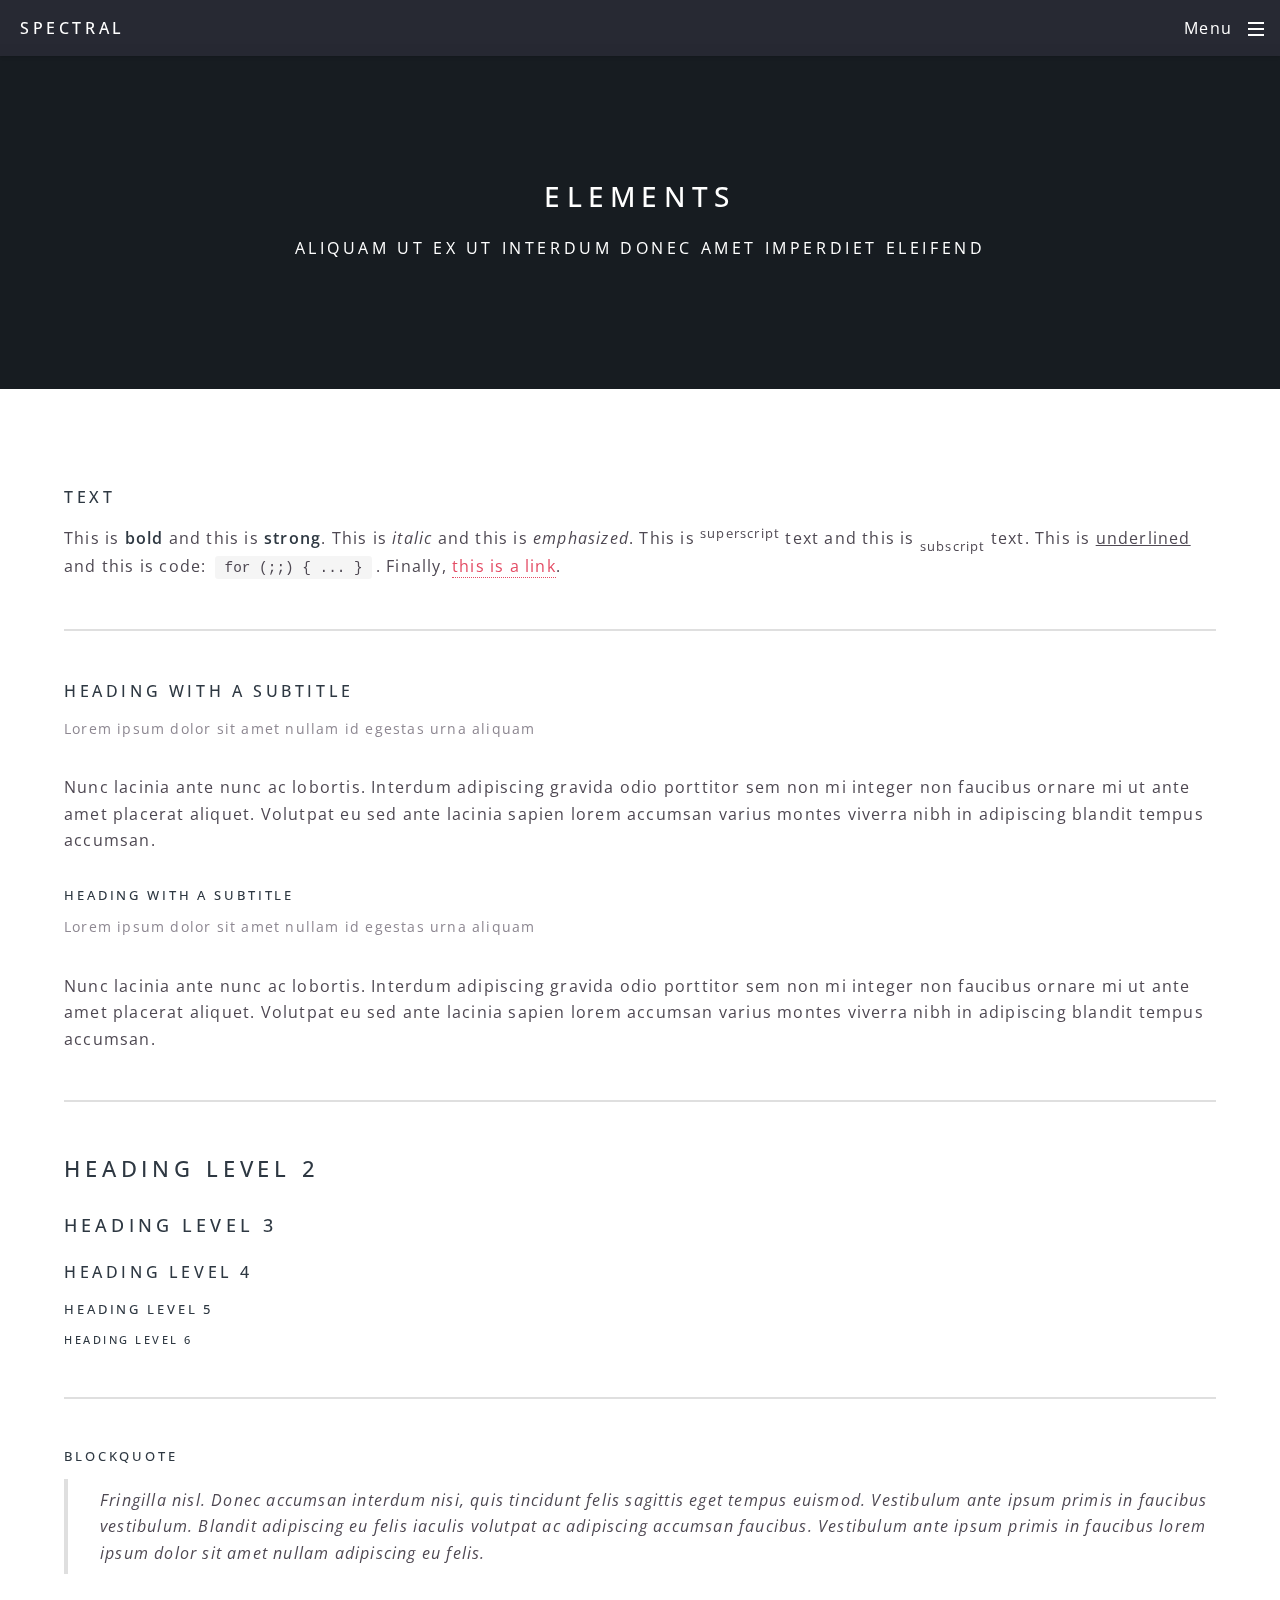
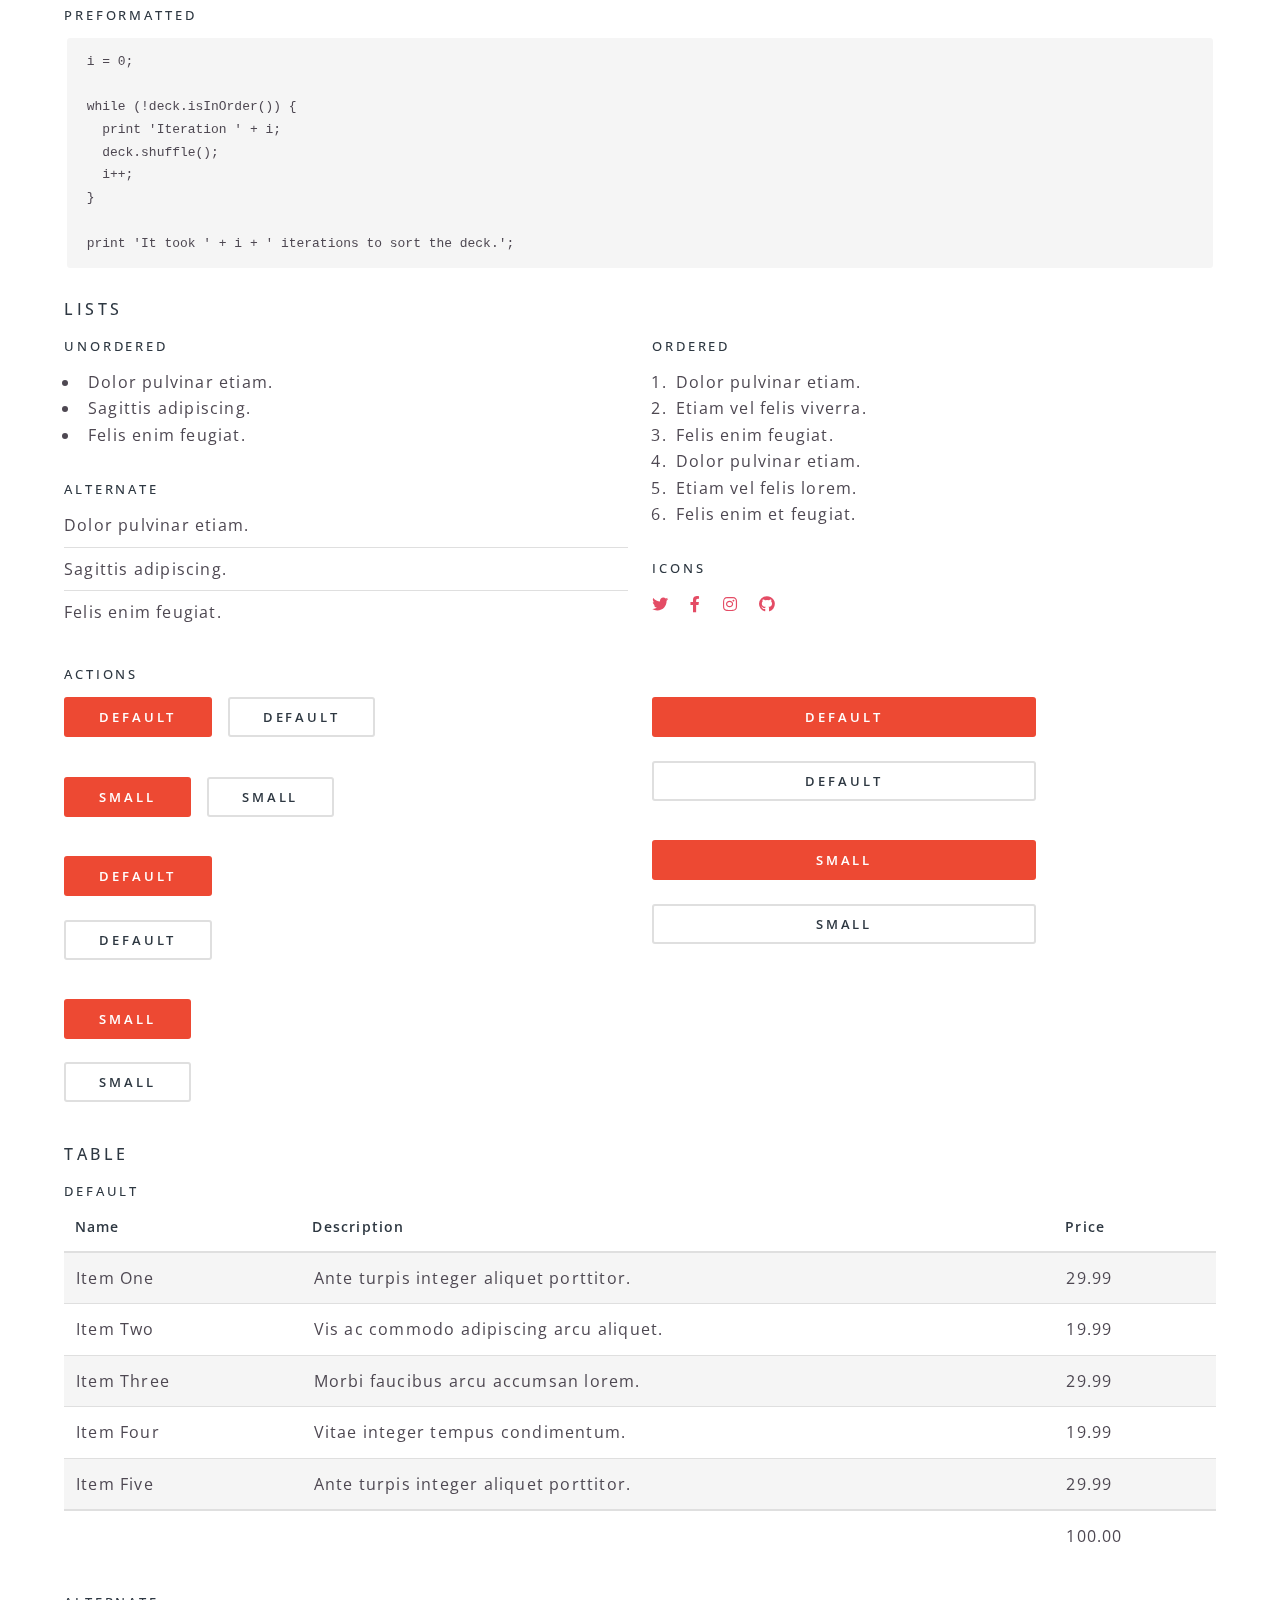
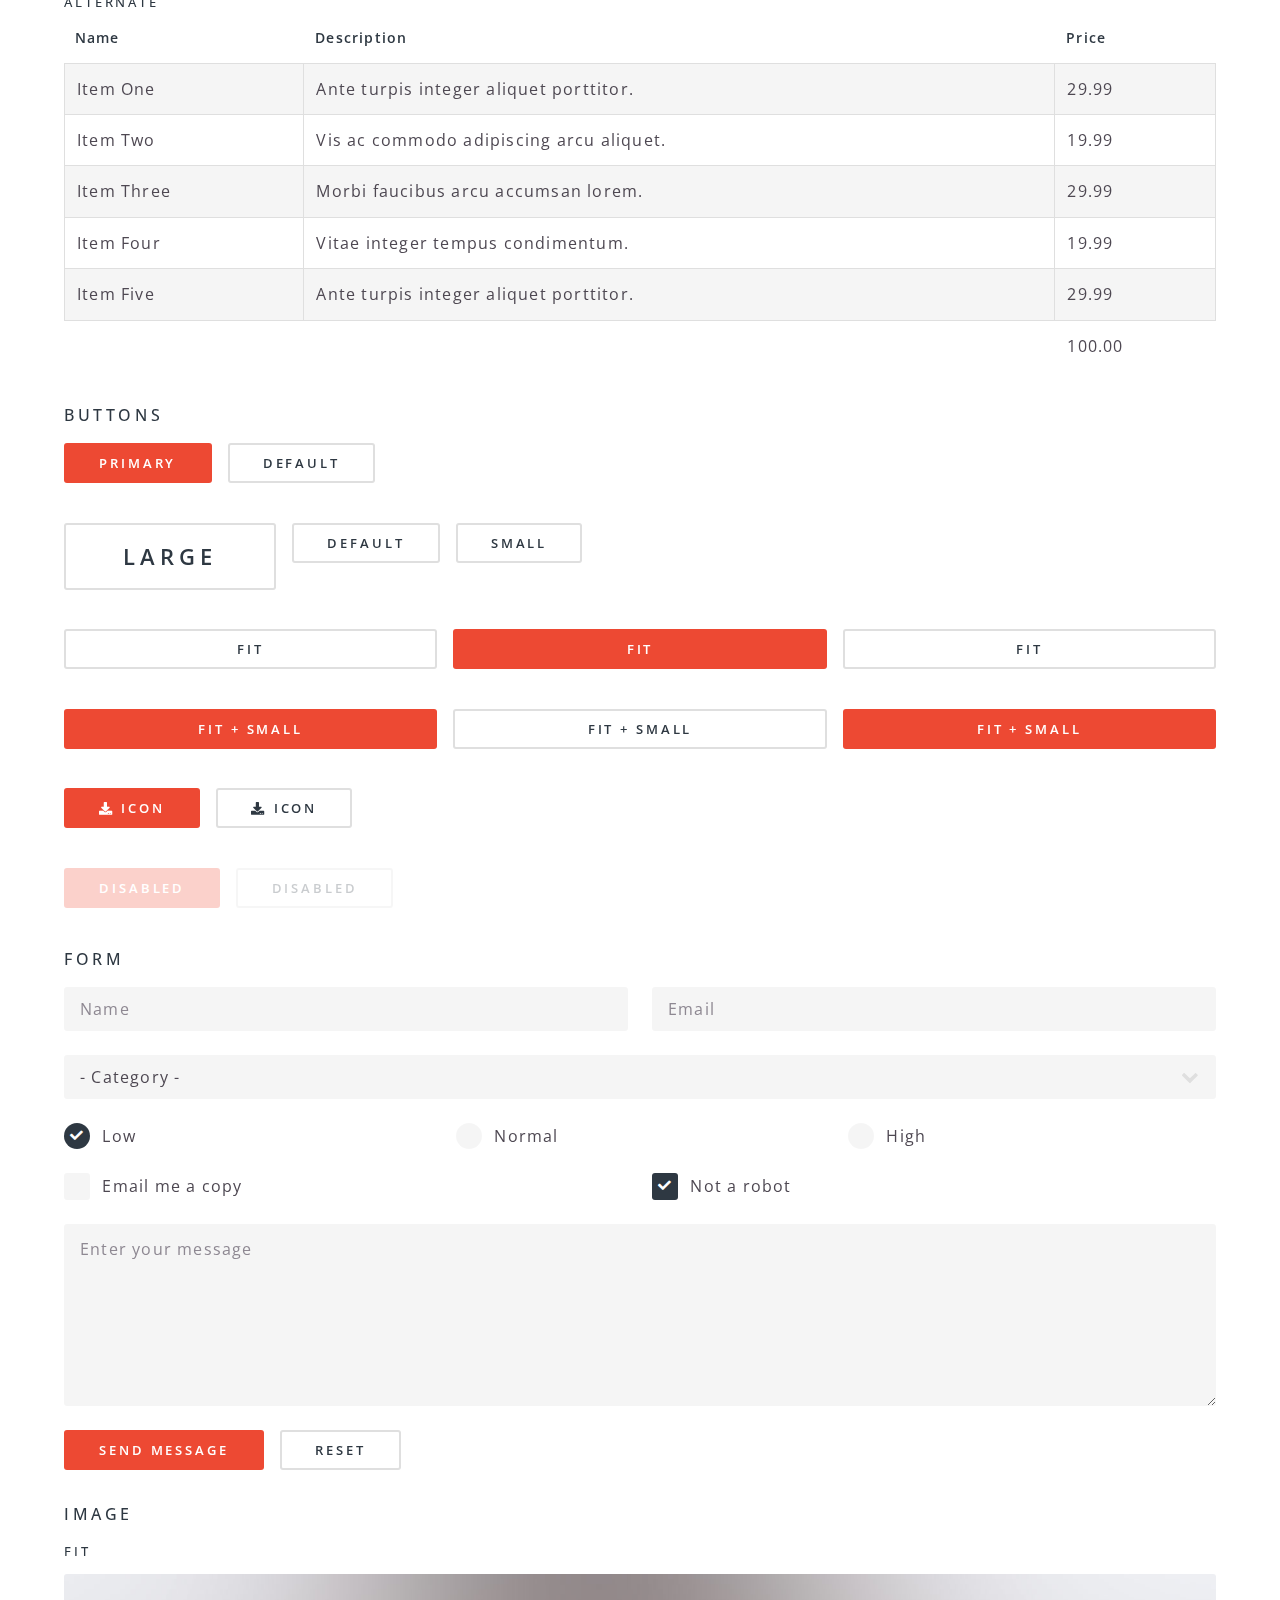
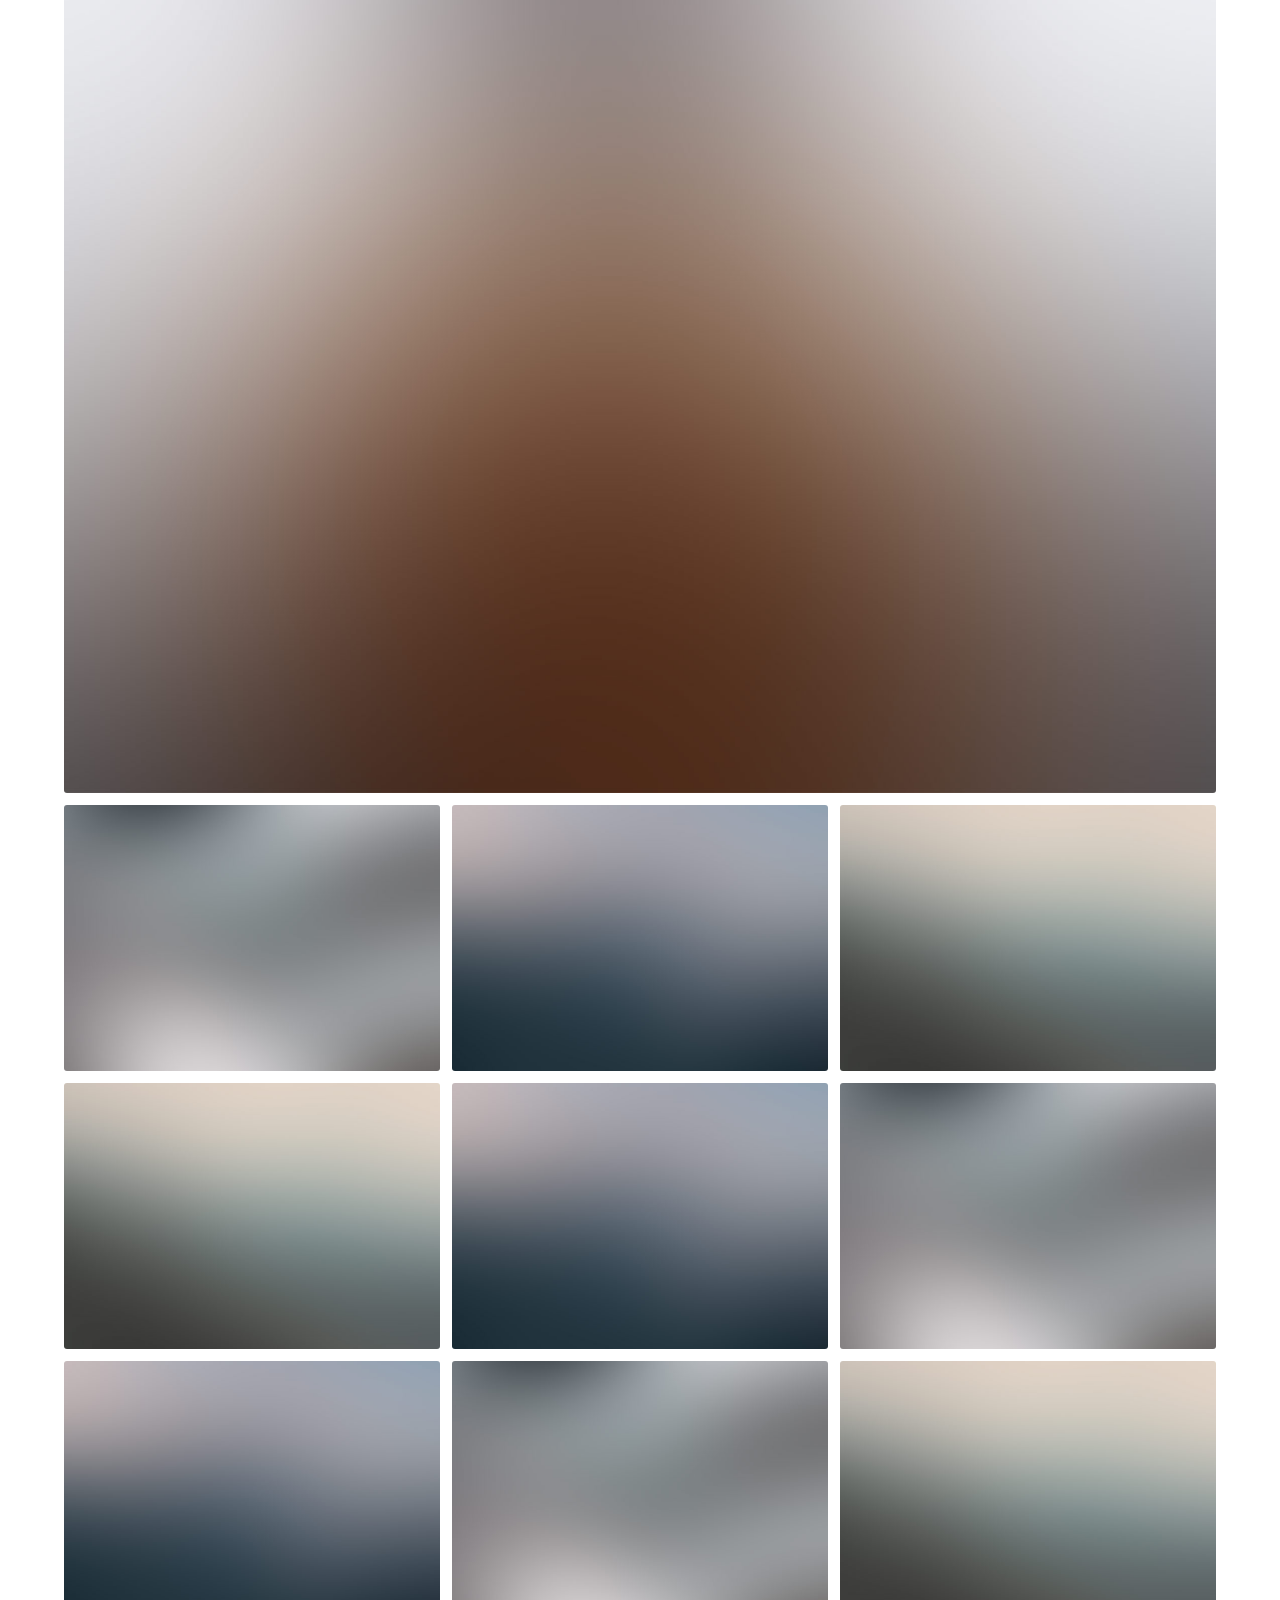
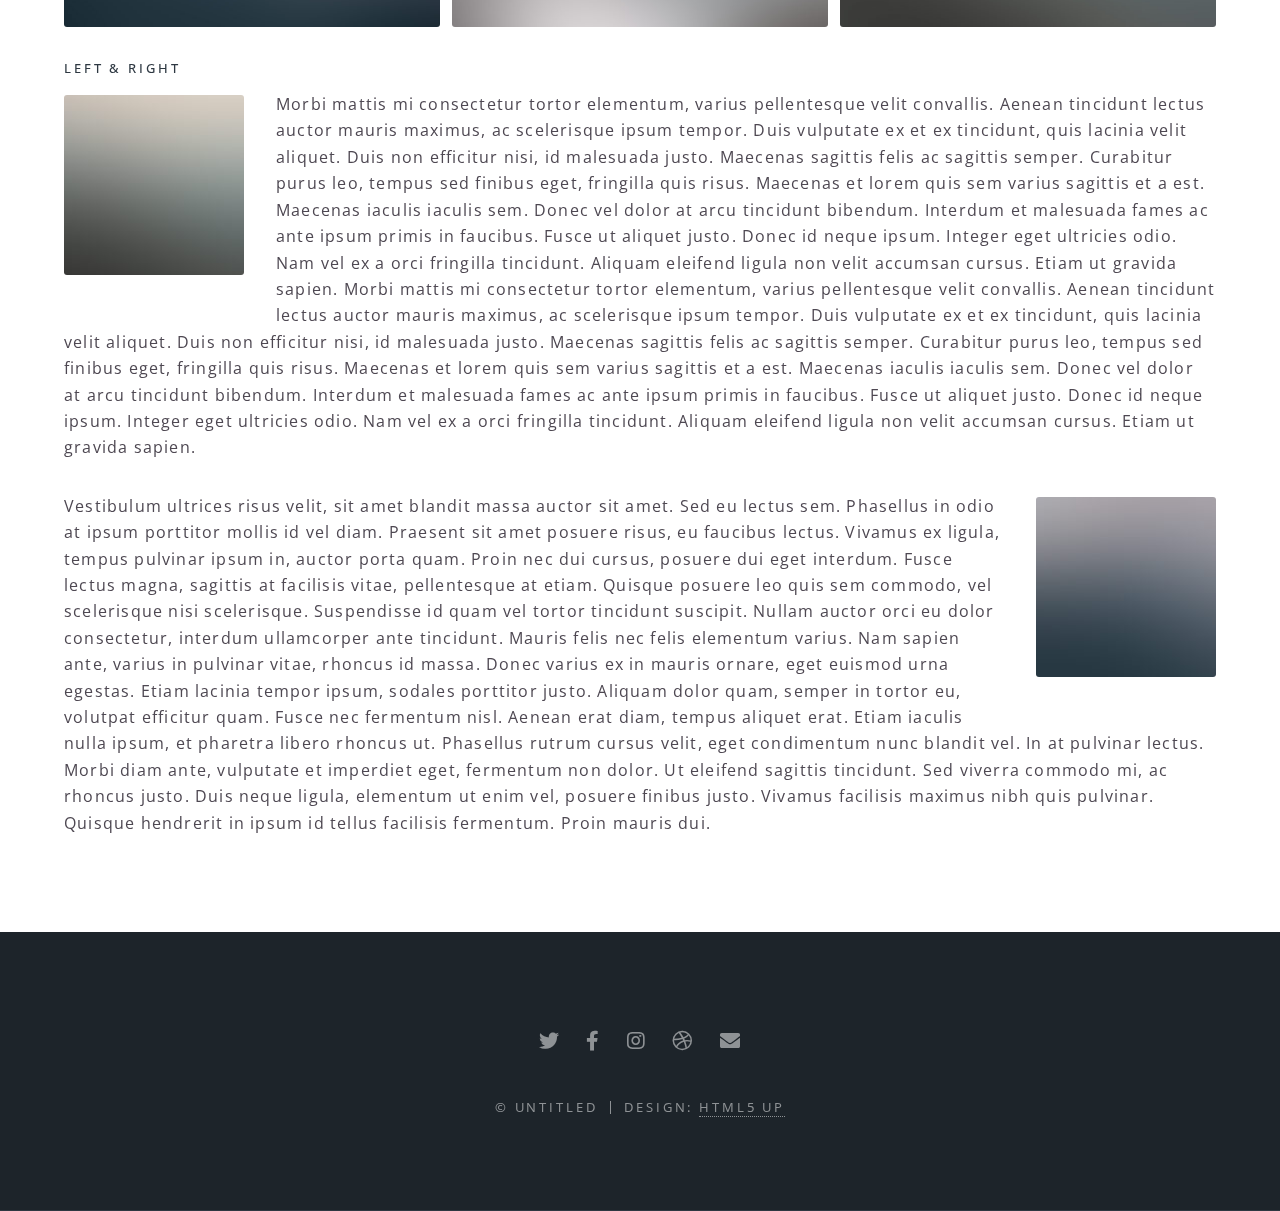
<file: elements.html>
<!DOCTYPE HTML>
<!--
	Spectral by HTML5 UP
	html5up.net | @ajlkn
	Free for personal and commercial use under the CCA 3.0 license (html5up.net/license)
-->
<html>
	<head>
		<title>Elements - Spectral by HTML5 UP</title>
		<meta charset="utf-8" />
		<meta name="viewport" content="width=device-width, initial-scale=1, user-scalable=no" />
		<link rel="stylesheet" href="assets/css/main.css" />
		<noscript><link rel="stylesheet" href="assets/css/noscript.css" /></noscript>
	</head>
	<body class="is-preload">

		<!-- Page Wrapper -->
			<div id="page-wrapper">

				<!-- Header -->
					<header id="header">
						<h1><a href="index.html">Spectral</a></h1>
						<nav id="nav">
							<ul>
								<li class="special">
									<a href="#menu" class="menuToggle"><span>Menu</span></a>
									<div id="menu">
										<ul>
											<li><a href="index.html">Home</a></li>
											<li><a href="generic.html">Generic</a></li>
											<li><a href="elements.html">Elements</a></li>
											<li><a href="#">Sign Up</a></li>
											<li><a href="#">Log In</a></li>
										</ul>
									</div>
								</li>
							</ul>
						</nav>
					</header>

				<!-- Main -->
					<article id="main">
						<header>
							<h2>Elements</h2>
							<p>Aliquam ut ex ut interdum donec amet imperdiet eleifend</p>
						</header>
						<section class="wrapper style5">
							<div class="inner">

								<section>
									<h4>Text</h4>
									<p>This is <b>bold</b> and this is <strong>strong</strong>. This is <i>italic</i> and this is <em>emphasized</em>.
									This is <sup>superscript</sup> text and this is <sub>subscript</sub> text.
									This is <u>underlined</u> and this is code: <code>for (;;) { ... }</code>. Finally, <a href="#">this is a link</a>.</p>
									<hr />
									<header>
										<h4>Heading with a Subtitle</h4>
										<p>Lorem ipsum dolor sit amet nullam id egestas urna aliquam</p>
									</header>
									<p>Nunc lacinia ante nunc ac lobortis. Interdum adipiscing gravida odio porttitor sem non mi integer non faucibus ornare mi ut ante amet placerat aliquet. Volutpat eu sed ante lacinia sapien lorem accumsan varius montes viverra nibh in adipiscing blandit tempus accumsan.</p>
									<header>
										<h5>Heading with a Subtitle</h5>
										<p>Lorem ipsum dolor sit amet nullam id egestas urna aliquam</p>
									</header>
									<p>Nunc lacinia ante nunc ac lobortis. Interdum adipiscing gravida odio porttitor sem non mi integer non faucibus ornare mi ut ante amet placerat aliquet. Volutpat eu sed ante lacinia sapien lorem accumsan varius montes viverra nibh in adipiscing blandit tempus accumsan.</p>
									<hr />
									<h2>Heading Level 2</h2>
									<h3>Heading Level 3</h3>
									<h4>Heading Level 4</h4>
									<h5>Heading Level 5</h5>
									<h6>Heading Level 6</h6>
									<hr />
									<h5>Blockquote</h5>
									<blockquote>Fringilla nisl. Donec accumsan interdum nisi, quis tincidunt felis sagittis eget tempus euismod. Vestibulum ante ipsum primis in faucibus vestibulum. Blandit adipiscing eu felis iaculis volutpat ac adipiscing accumsan faucibus. Vestibulum ante ipsum primis in faucibus lorem ipsum dolor sit amet nullam adipiscing eu felis.</blockquote>
									<h5>Preformatted</h5>
									<pre><code>i = 0;

while (!deck.isInOrder()) {
  print 'Iteration ' + i;
  deck.shuffle();
  i++;
}

print 'It took ' + i + ' iterations to sort the deck.';</code></pre>
								</section>

								<section>
									<h4>Lists</h4>
									<div class="row">
										<div class="col-6 col-12-medium">
											<h5>Unordered</h5>
											<ul>
												<li>Dolor pulvinar etiam.</li>
												<li>Sagittis adipiscing.</li>
												<li>Felis enim feugiat.</li>
											</ul>
											<h5>Alternate</h5>
											<ul class="alt">
												<li>Dolor pulvinar etiam.</li>
												<li>Sagittis adipiscing.</li>
												<li>Felis enim feugiat.</li>
											</ul>
										</div>
										<div class="col-6 col-12-medium">
											<h5>Ordered</h5>
											<ol>
												<li>Dolor pulvinar etiam.</li>
												<li>Etiam vel felis viverra.</li>
												<li>Felis enim feugiat.</li>
												<li>Dolor pulvinar etiam.</li>
												<li>Etiam vel felis lorem.</li>
												<li>Felis enim et feugiat.</li>
											</ol>
											<h5>Icons</h5>
											<ul class="icons">
												<li><a href="#" class="icon brands fa-twitter"><span class="label">Twitter</span></a></li>
												<li><a href="#" class="icon brands fa-facebook-f"><span class="label">Facebook</span></a></li>
												<li><a href="#" class="icon brands fa-instagram"><span class="label">Instagram</span></a></li>
												<li><a href="#" class="icon brands fa-github"><span class="label">Github</span></a></li>
											</ul>
										</div>
									</div>
									<h5>Actions</h5>
									<div class="row">
										<div class="col-6 col-12-medium">
											<ul class="actions">
												<li><a href="#" class="button primary">Default</a></li>
												<li><a href="#" class="button">Default</a></li>
											</ul>
											<ul class="actions small">
												<li><a href="#" class="button primary small">Small</a></li>
												<li><a href="#" class="button small">Small</a></li>
											</ul>
											<ul class="actions stacked">
												<li><a href="#" class="button primary">Default</a></li>
												<li><a href="#" class="button">Default</a></li>
											</ul>
											<ul class="actions stacked">
												<li><a href="#" class="button primary small">Small</a></li>
												<li><a href="#" class="button small">Small</a></li>
											</ul>
										</div>
										<div class="col-6 col-12-medium">
											<ul class="actions stacked">
												<li><a href="#" class="button primary fit">Default</a></li>
												<li><a href="#" class="button fit">Default</a></li>
											</ul>
											<ul class="actions stacked">
												<li><a href="#" class="button primary small fit">Small</a></li>
												<li><a href="#" class="button small fit">Small</a></li>
											</ul>
										</div>
									</div>
								</section>

								<section>
									<h4>Table</h4>
									<h5>Default</h5>
									<div class="table-wrapper">
										<table>
											<thead>
												<tr>
													<th>Name</th>
													<th>Description</th>
													<th>Price</th>
												</tr>
											</thead>
											<tbody>
												<tr>
													<td>Item One</td>
													<td>Ante turpis integer aliquet porttitor.</td>
													<td>29.99</td>
												</tr>
												<tr>
													<td>Item Two</td>
													<td>Vis ac commodo adipiscing arcu aliquet.</td>
													<td>19.99</td>
												</tr>
												<tr>
													<td>Item Three</td>
													<td> Morbi faucibus arcu accumsan lorem.</td>
													<td>29.99</td>
												</tr>
												<tr>
													<td>Item Four</td>
													<td>Vitae integer tempus condimentum.</td>
													<td>19.99</td>
												</tr>
												<tr>
													<td>Item Five</td>
													<td>Ante turpis integer aliquet porttitor.</td>
													<td>29.99</td>
												</tr>
											</tbody>
											<tfoot>
												<tr>
													<td colspan="2"></td>
													<td>100.00</td>
												</tr>
											</tfoot>
										</table>
									</div>

									<h5>Alternate</h5>
									<div class="table-wrapper">
										<table class="alt">
											<thead>
												<tr>
													<th>Name</th>
													<th>Description</th>
													<th>Price</th>
												</tr>
											</thead>
											<tbody>
												<tr>
													<td>Item One</td>
													<td>Ante turpis integer aliquet porttitor.</td>
													<td>29.99</td>
												</tr>
												<tr>
													<td>Item Two</td>
													<td>Vis ac commodo adipiscing arcu aliquet.</td>
													<td>19.99</td>
												</tr>
												<tr>
													<td>Item Three</td>
													<td> Morbi faucibus arcu accumsan lorem.</td>
													<td>29.99</td>
												</tr>
												<tr>
													<td>Item Four</td>
													<td>Vitae integer tempus condimentum.</td>
													<td>19.99</td>
												</tr>
												<tr>
													<td>Item Five</td>
													<td>Ante turpis integer aliquet porttitor.</td>
													<td>29.99</td>
												</tr>
											</tbody>
											<tfoot>
												<tr>
													<td colspan="2"></td>
													<td>100.00</td>
												</tr>
											</tfoot>
										</table>
									</div>
								</section>

								<section>
									<h4>Buttons</h4>
									<ul class="actions">
										<li><a href="#" class="button primary">Primary</a></li>
										<li><a href="#" class="button">Default</a></li>
									</ul>
									<ul class="actions">
										<li><a href="#" class="button large">Large</a></li>
										<li><a href="#" class="button">Default</a></li>
										<li><a href="#" class="button small">Small</a></li>
									</ul>
									<ul class="actions fit">
										<li><a href="#" class="button fit">Fit</a></li>
										<li><a href="#" class="button primary fit">Fit</a></li>
										<li><a href="#" class="button fit">Fit</a></li>
									</ul>
									<ul class="actions fit small">
										<li><a href="#" class="button primary fit small">Fit + Small</a></li>
										<li><a href="#" class="button fit small">Fit + Small</a></li>
										<li><a href="#" class="button primary fit small">Fit + Small</a></li>
									</ul>
									<ul class="actions">
										<li><a href="#" class="button primary icon solid fa-download">Icon</a></li>
										<li><a href="#" class="button icon solid fa-download">Icon</a></li>
									</ul>
									<ul class="actions">
										<li><span class="button primary disabled">Disabled</span></li>
										<li><span class="button disabled">Disabled</span></li>
									</ul>
								</section>

								<section>
									<h4>Form</h4>
									<form method="post" action="#">
										<div class="row gtr-uniform">
											<div class="col-6 col-12-xsmall">
												<input type="text" name="demo-name" id="demo-name" value="" placeholder="Name" />
											</div>
											<div class="col-6 col-12-xsmall">
												<input type="email" name="demo-email" id="demo-email" value="" placeholder="Email" />
											</div>
											<div class="col-12">
												<select name="demo-category" id="demo-category">
													<option value="">- Category -</option>
													<option value="1">Manufacturing</option>
													<option value="1">Shipping</option>
													<option value="1">Administration</option>
													<option value="1">Human Resources</option>
												</select>
											</div>
											<div class="col-4 col-12-small">
												<input type="radio" id="demo-priority-low" name="demo-priority" checked>
												<label for="demo-priority-low">Low</label>
											</div>
											<div class="col-4 col-12-small">
												<input type="radio" id="demo-priority-normal" name="demo-priority">
												<label for="demo-priority-normal">Normal</label>
											</div>
											<div class="col-4 col-12-small">
												<input type="radio" id="demo-priority-high" name="demo-priority">
												<label for="demo-priority-high">High</label>
											</div>
											<div class="col-6 col-12-small">
												<input type="checkbox" id="demo-copy" name="demo-copy">
												<label for="demo-copy">Email me a copy</label>
											</div>
											<div class="col-6 col-12-small">
												<input type="checkbox" id="demo-human" name="demo-human" checked>
												<label for="demo-human">Not a robot</label>
											</div>
											<div class="col-12">
												<textarea name="demo-message" id="demo-message" placeholder="Enter your message" rows="6"></textarea>
											</div>
											<div class="col-12">
												<ul class="actions">
													<li><input type="submit" value="Send Message" class="primary" /></li>
													<li><input type="reset" value="Reset" /></li>
												</ul>
											</div>
										</div>
									</form>
								</section>

								<section>
									<h4>Image</h4>
									<h5>Fit</h5>
									<div class="box alt">
										<div class="row gtr-50 gtr-uniform">
											<div class="col-12"><span class="image fit"><img src="images/banner.jpg" alt="" /></span></div>
											<div class="col-4"><span class="image fit"><img src="images/pic01.jpg" alt="" /></span></div>
											<div class="col-4"><span class="image fit"><img src="images/pic02.jpg" alt="" /></span></div>
											<div class="col-4"><span class="image fit"><img src="images/pic03.jpg" alt="" /></span></div>
											<div class="col-4"><span class="image fit"><img src="images/pic03.jpg" alt="" /></span></div>
											<div class="col-4"><span class="image fit"><img src="images/pic02.jpg" alt="" /></span></div>
											<div class="col-4"><span class="image fit"><img src="images/pic01.jpg" alt="" /></span></div>
											<div class="col-4"><span class="image fit"><img src="images/pic02.jpg" alt="" /></span></div>
											<div class="col-4"><span class="image fit"><img src="images/pic01.jpg" alt="" /></span></div>
											<div class="col-4"><span class="image fit"><img src="images/pic03.jpg" alt="" /></span></div>
										</div>
									</div>
									<h5>Left &amp; Right</h5>
									<p><span class="image left"><img src="images/pic04.jpg" alt="" /></span>Morbi mattis mi consectetur tortor elementum, varius pellentesque velit convallis. Aenean tincidunt lectus auctor mauris maximus, ac scelerisque ipsum tempor. Duis vulputate ex et ex tincidunt, quis lacinia velit aliquet. Duis non efficitur nisi, id malesuada justo. Maecenas sagittis felis ac sagittis semper. Curabitur purus leo, tempus sed finibus eget, fringilla quis risus. Maecenas et lorem quis sem varius sagittis et a est. Maecenas iaculis iaculis sem. Donec vel dolor at arcu tincidunt bibendum. Interdum et malesuada fames ac ante ipsum primis in faucibus. Fusce ut aliquet justo. Donec id neque ipsum. Integer eget ultricies odio. Nam vel ex a orci fringilla tincidunt. Aliquam eleifend ligula non velit accumsan cursus. Etiam ut gravida sapien. Morbi mattis mi consectetur tortor elementum, varius pellentesque velit convallis. Aenean tincidunt lectus auctor mauris maximus, ac scelerisque ipsum tempor. Duis vulputate ex et ex tincidunt, quis lacinia velit aliquet. Duis non efficitur nisi, id malesuada justo. Maecenas sagittis felis ac sagittis semper. Curabitur purus leo, tempus sed finibus eget, fringilla quis risus. Maecenas et lorem quis sem varius sagittis et a est. Maecenas iaculis iaculis sem. Donec vel dolor at arcu tincidunt bibendum. Interdum et malesuada fames ac ante ipsum primis in faucibus. Fusce ut aliquet justo. Donec id neque ipsum. Integer eget ultricies odio. Nam vel ex a orci fringilla tincidunt. Aliquam eleifend ligula non velit accumsan cursus. Etiam ut gravida sapien.</p>
									<p><span class="image right"><img src="images/pic05.jpg" alt="" /></span>Vestibulum ultrices risus velit, sit amet blandit massa auctor sit amet. Sed eu lectus sem. Phasellus in odio at ipsum porttitor mollis id vel diam. Praesent sit amet posuere risus, eu faucibus lectus. Vivamus ex ligula, tempus pulvinar ipsum in, auctor porta quam. Proin nec dui cursus, posuere dui eget interdum. Fusce lectus magna, sagittis at facilisis vitae, pellentesque at etiam. Quisque posuere leo quis sem commodo, vel scelerisque nisi scelerisque. Suspendisse id quam vel tortor tincidunt suscipit. Nullam auctor orci eu dolor consectetur, interdum ullamcorper ante tincidunt. Mauris felis nec felis elementum varius. Nam sapien ante, varius in pulvinar vitae, rhoncus id massa. Donec varius ex in mauris ornare, eget euismod urna egestas. Etiam lacinia tempor ipsum, sodales porttitor justo. Aliquam dolor quam, semper in tortor eu, volutpat efficitur quam. Fusce nec fermentum nisl. Aenean erat diam, tempus aliquet erat. Etiam iaculis nulla ipsum, et pharetra libero rhoncus ut. Phasellus rutrum cursus velit, eget condimentum nunc blandit vel. In at pulvinar lectus. Morbi diam ante, vulputate et imperdiet eget, fermentum non dolor. Ut eleifend sagittis tincidunt. Sed viverra commodo mi, ac rhoncus justo. Duis neque ligula, elementum ut enim vel, posuere finibus justo. Vivamus facilisis maximus nibh quis pulvinar. Quisque hendrerit in ipsum id tellus facilisis fermentum. Proin mauris dui.</p>
								</section>

							</div>
						</section>
					</article>

				<!-- Footer -->
					<footer id="footer">
						<ul class="icons">
							<li><a href="#" class="icon brands fa-twitter"><span class="label">Twitter</span></a></li>
							<li><a href="#" class="icon brands fa-facebook-f"><span class="label">Facebook</span></a></li>
							<li><a href="#" class="icon brands fa-instagram"><span class="label">Instagram</span></a></li>
							<li><a href="#" class="icon brands fa-dribbble"><span class="label">Dribbble</span></a></li>
							<li><a href="#" class="icon solid fa-envelope"><span class="label">Email</span></a></li>
						</ul>
						<ul class="copyright">
							<li>&copy; Untitled</li><li>Design: <a href="http://html5up.net">HTML5 UP</a></li>
						</ul>
					</footer>

			</div>

		<!-- Scripts -->
			<script src="assets/js/jquery.min.js"></script>
			<script src="assets/js/jquery.scrollex.min.js"></script>
			<script src="assets/js/jquery.scrolly.min.js"></script>
			<script src="assets/js/browser.min.js"></script>
			<script src="assets/js/breakpoints.min.js"></script>
			<script src="assets/js/util.js"></script>
			<script src="assets/js/main.js"></script>

	</body>
</html>
</file>
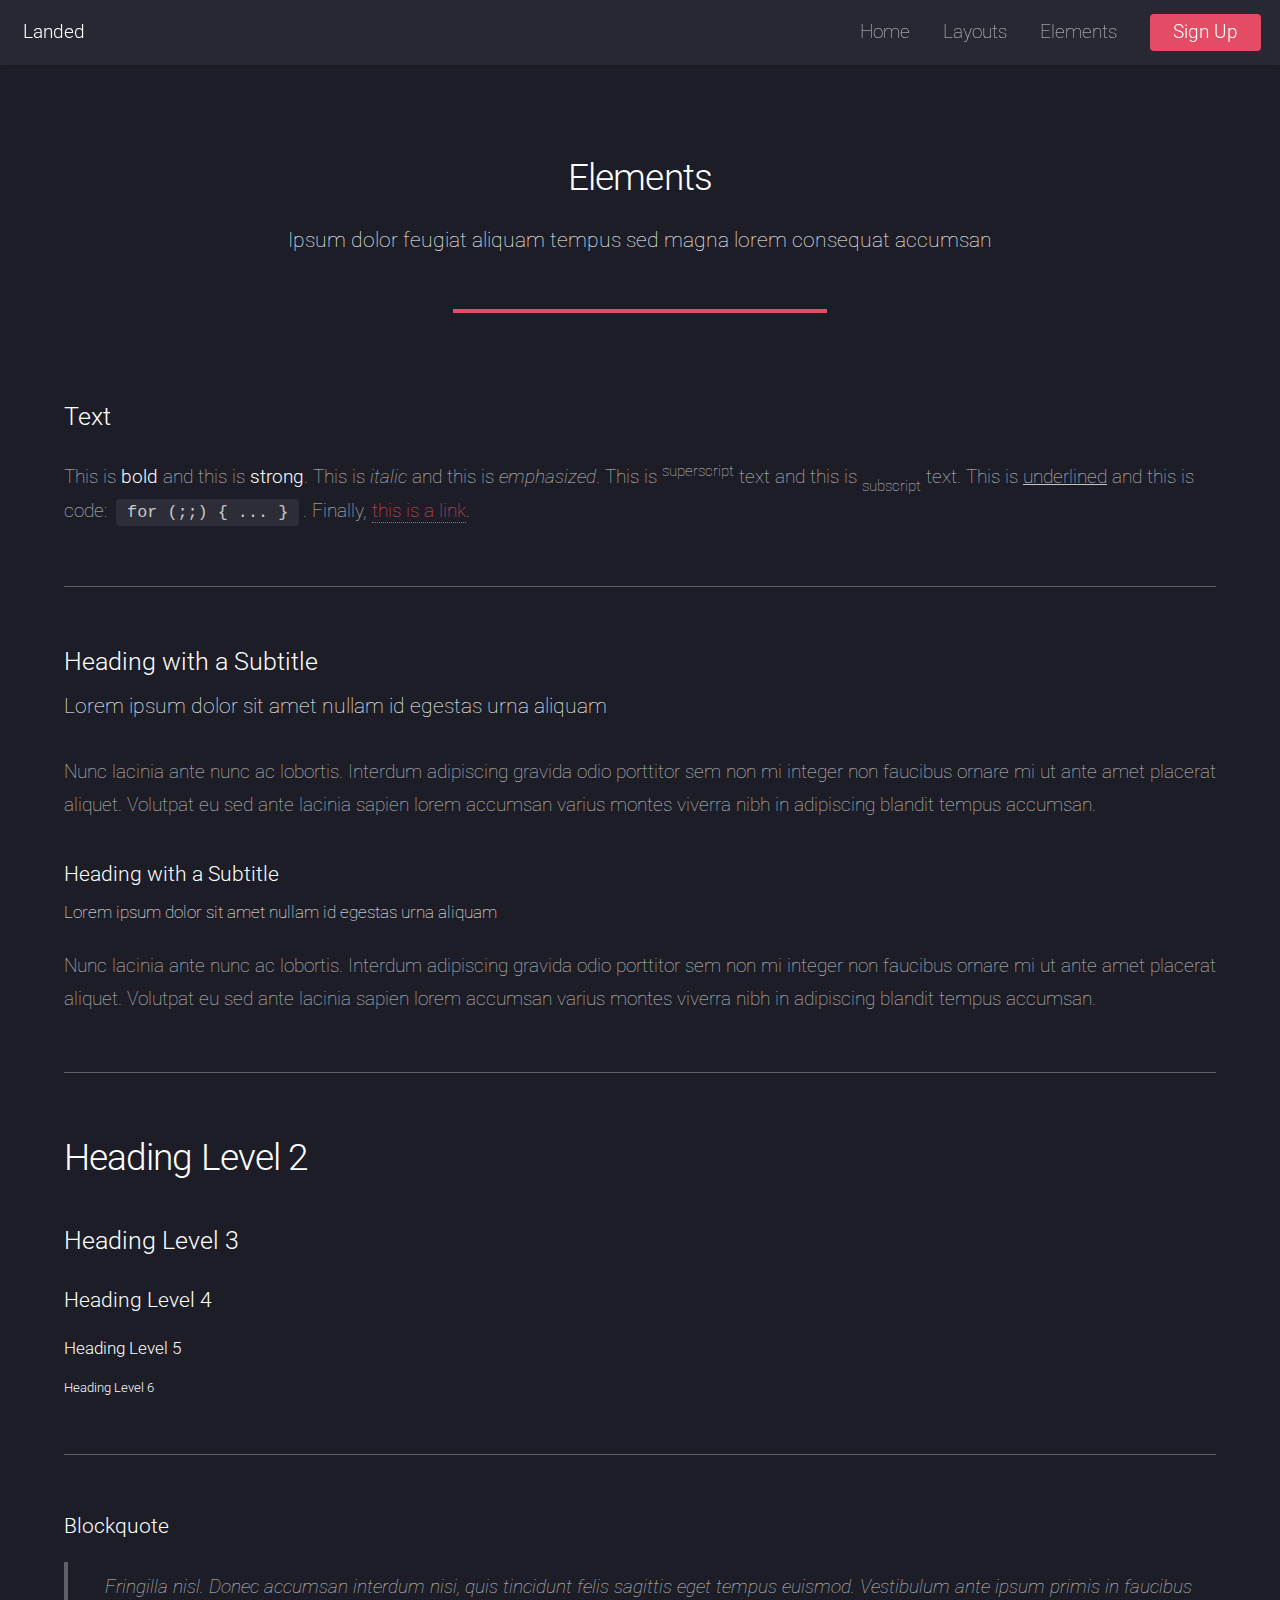
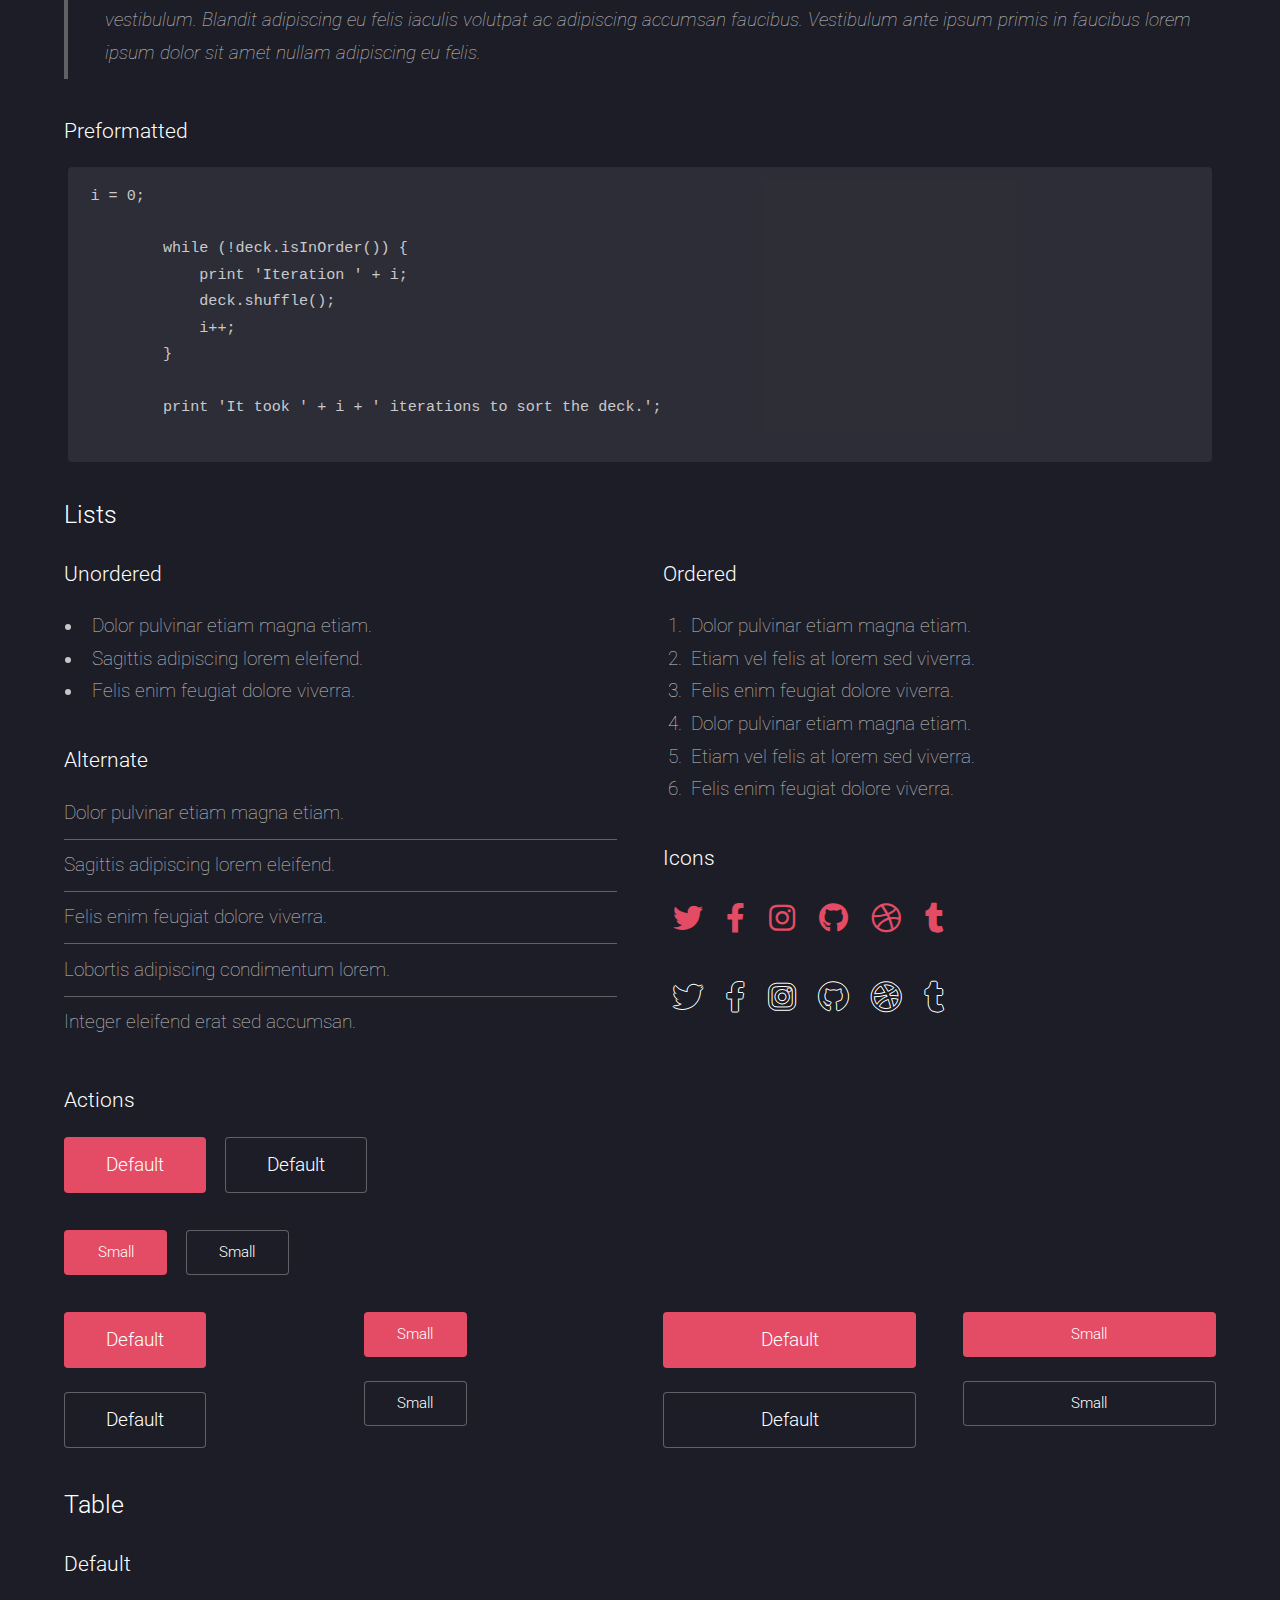
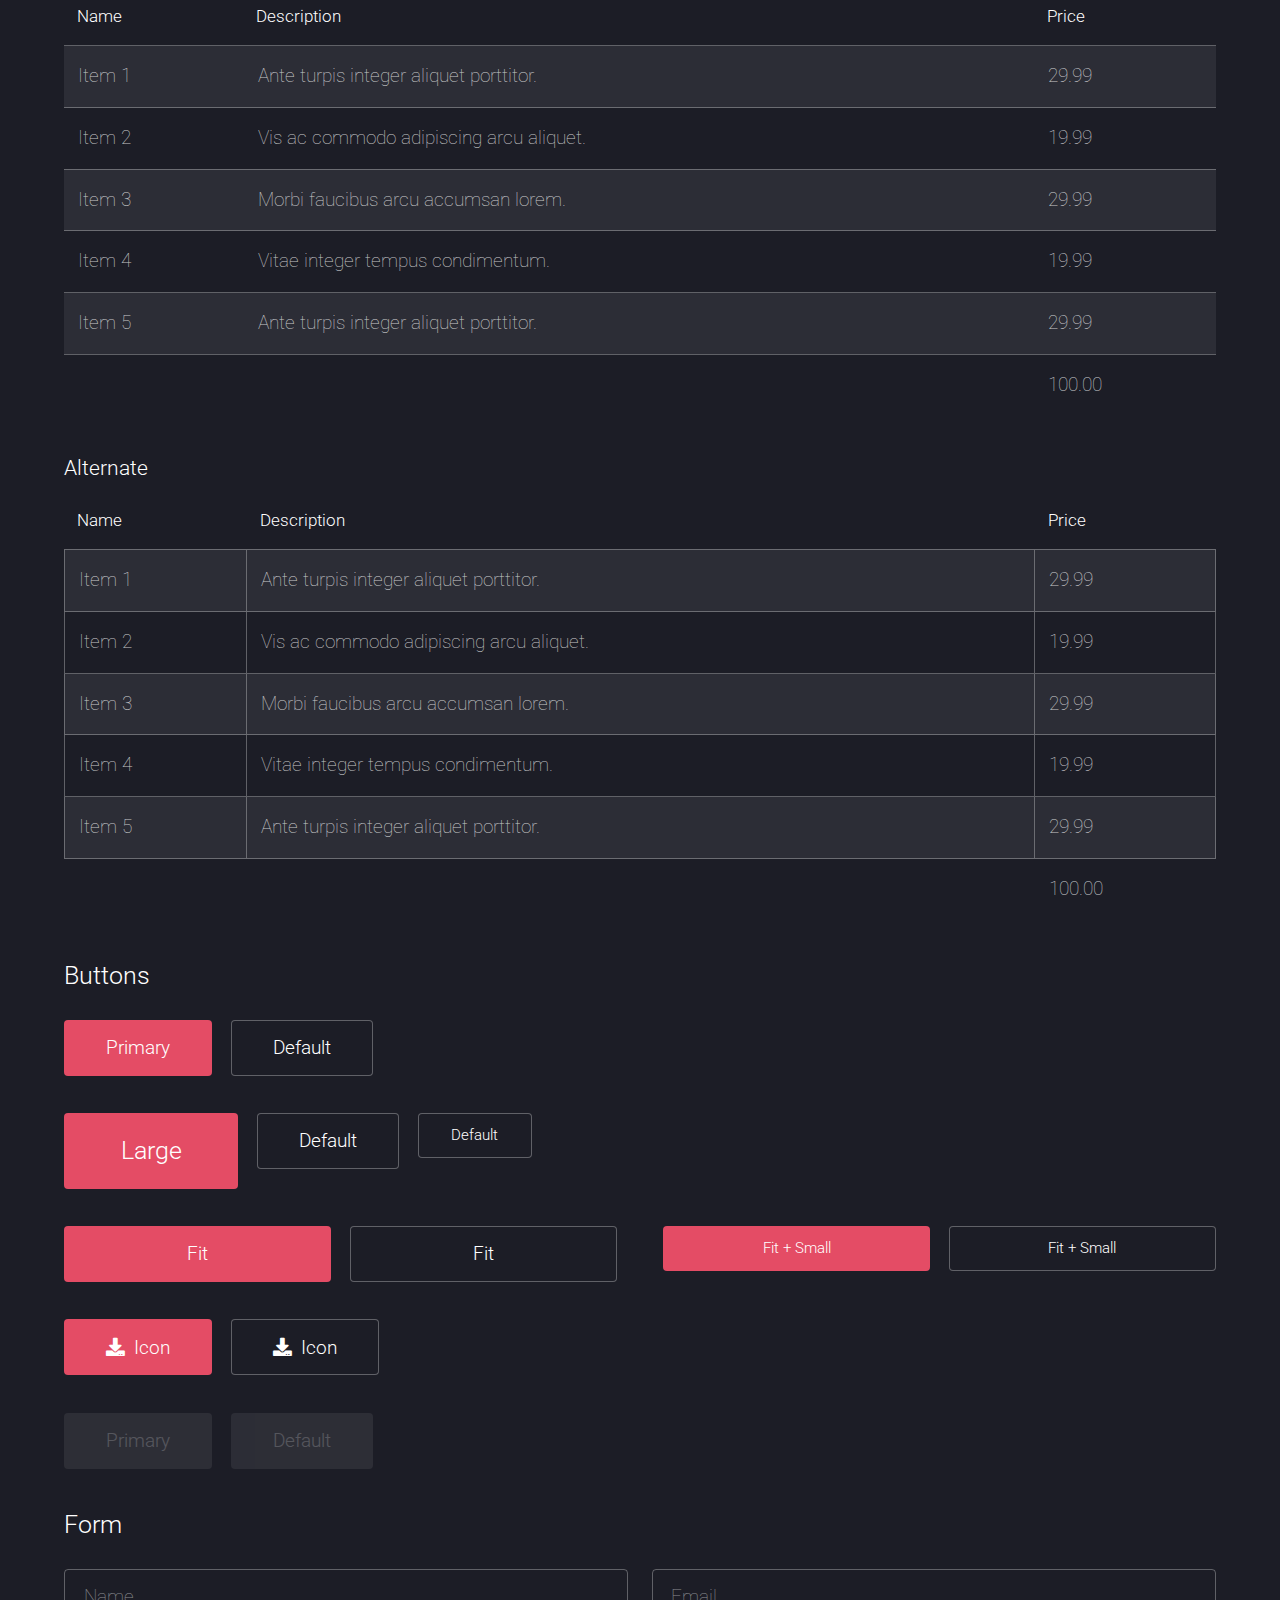
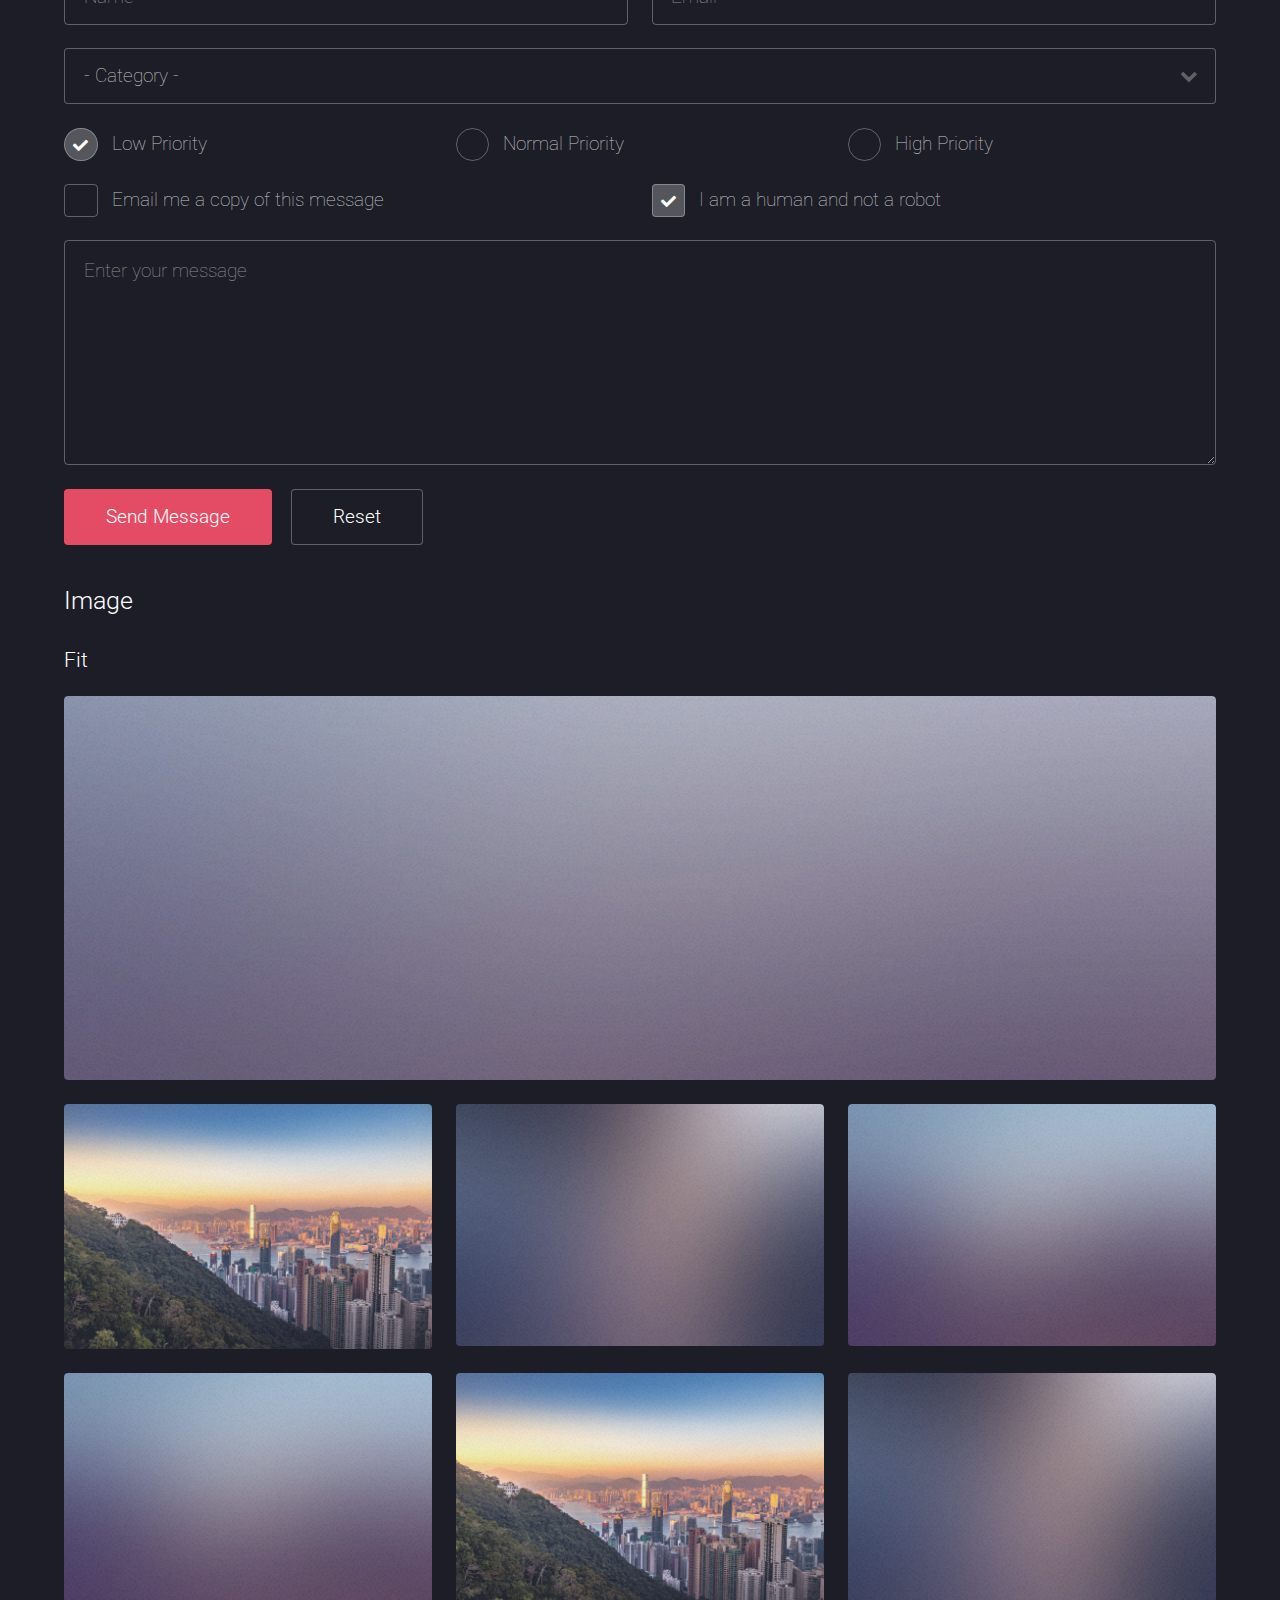
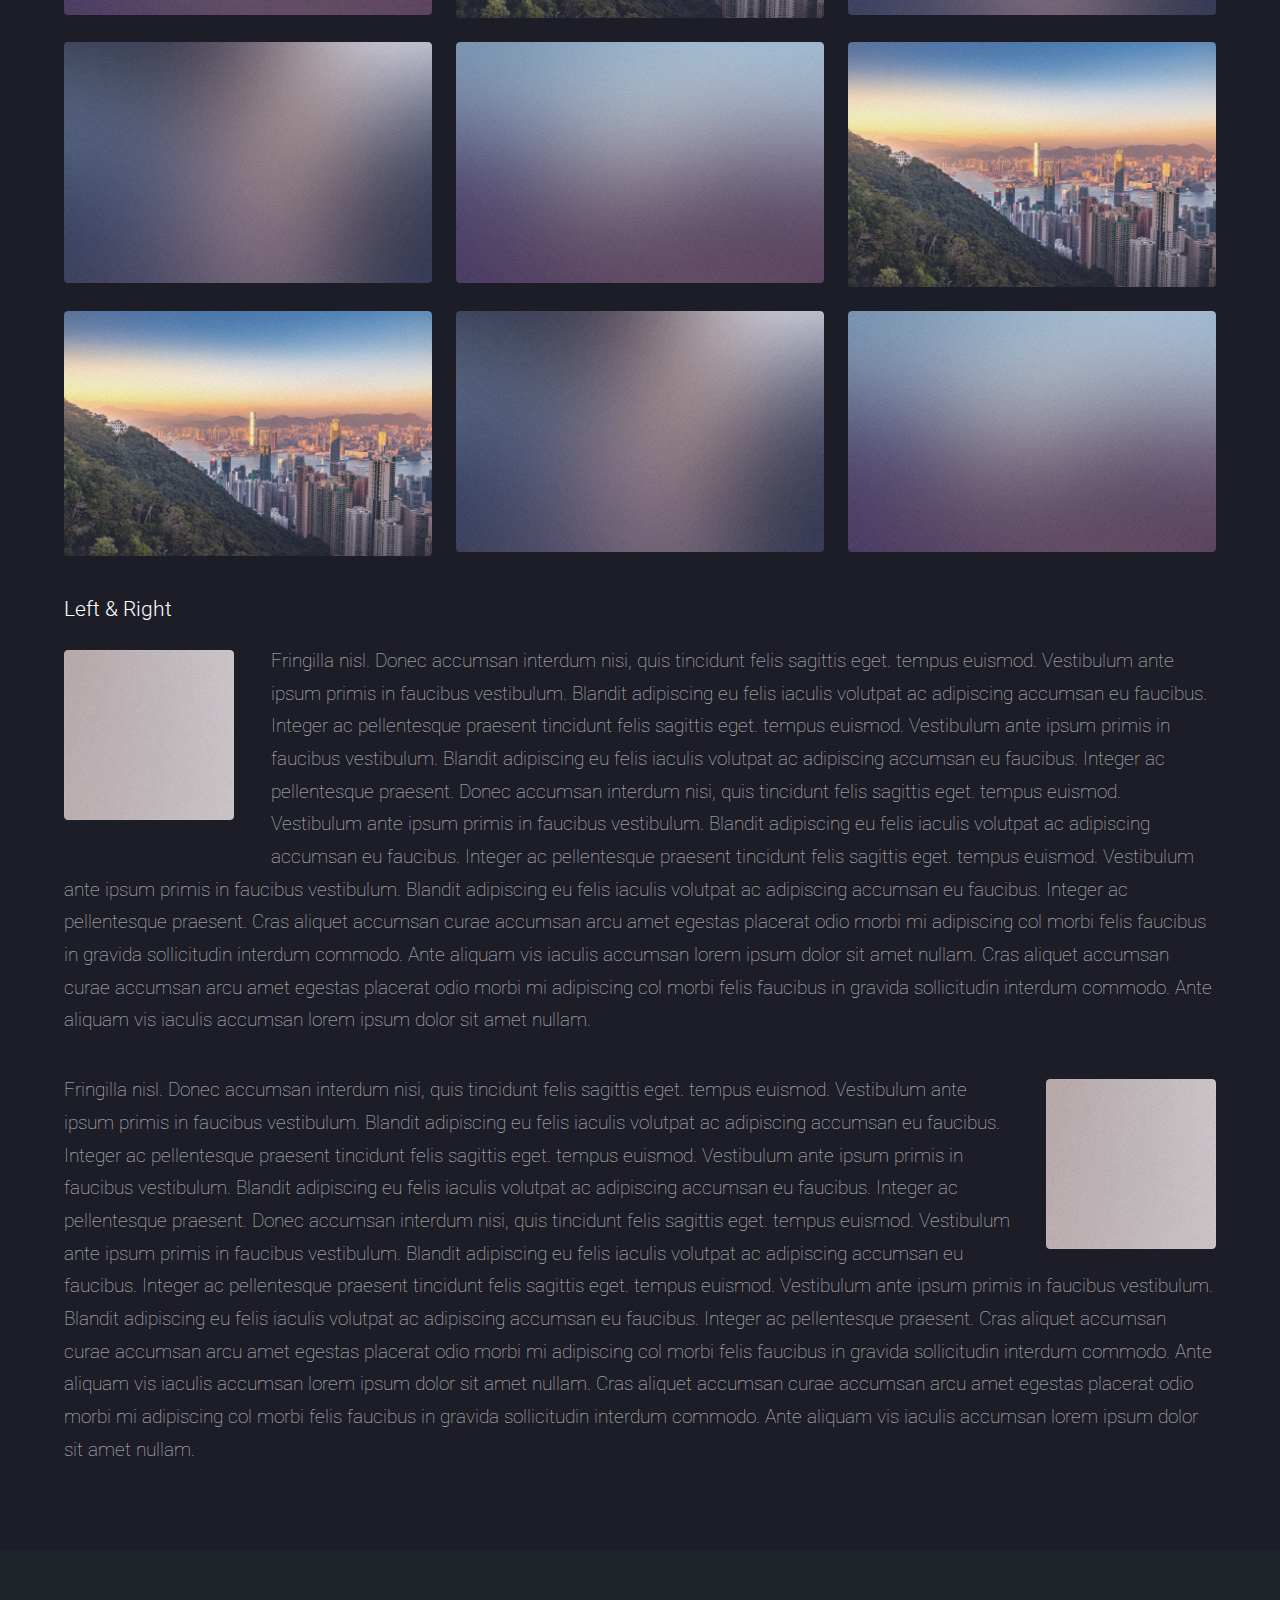
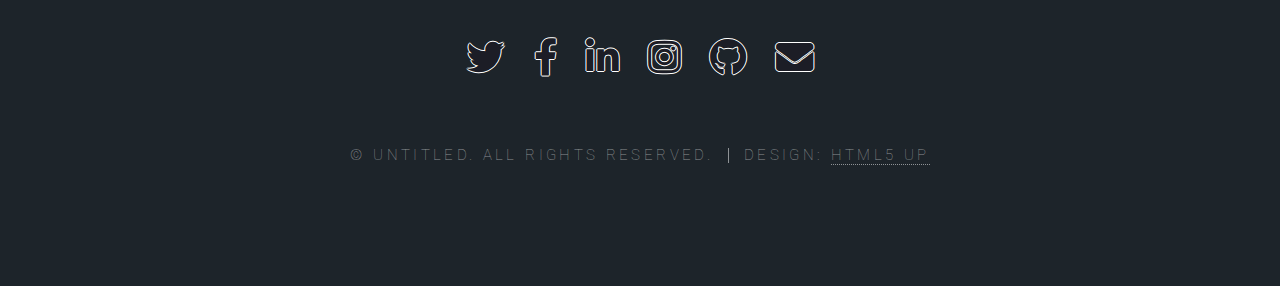
<file: pages/company/elements.html>
<!DOCTYPE HTML>
<!--
	Landed by HTML5 UP
	html5up.net | @ajlkn
	Free for personal and commercial use under the CCA 3.0 license (html5up.net/license)
-->
<html>
	<head>
		<title>Elements - Landed by HTML5 UP</title>
		<meta charset="utf-8" />
		<meta name="viewport" content="width=device-width, initial-scale=1, user-scalable=no" />
		<link rel="stylesheet" href="assets/css/main.css" />
		<noscript><link rel="stylesheet" href="assets/css/noscript.css" /></noscript>
	</head>
	<body class="is-preload">
		<div id="page-wrapper">

			<!-- Header -->
				<header id="header">
					<h1 id="logo"><a href="index.html">Landed</a></h1>
					<nav id="nav">
						<ul>
							<li><a href="index.html">Home</a></li>
							<li>
								<a href="#">Layouts</a>
								<ul>
									<li><a href="left-sidebar.html">Left Sidebar</a></li>
									<li><a href="right-sidebar.html">Right Sidebar</a></li>
									<li><a href="no-sidebar.html">No Sidebar</a></li>
									<li>
										<a href="#">Submenu</a>
										<ul>
											<li><a href="#">Option 1</a></li>
											<li><a href="#">Option 2</a></li>
											<li><a href="#">Option 3</a></li>
											<li><a href="#">Option 4</a></li>
										</ul>
									</li>
								</ul>
							</li>
							<li><a href="elements.html">Elements</a></li>
							<li><a href="#" class="button primary">Sign Up</a></li>
						</ul>
					</nav>
				</header>

			<!-- Main -->
				<div id="main" class="wrapper style1">
					<div class="container">
						<header class="major">
							<h2>Elements</h2>
							<p>Ipsum dolor feugiat aliquam tempus sed magna lorem consequat accumsan</p>
						</header>

						<!-- Text -->
							<section>
								<h3>Text</h3>
								<p>This is <b>bold</b> and this is <strong>strong</strong>. This is <i>italic</i> and this is <em>emphasized</em>.
								This is <sup>superscript</sup> text and this is <sub>subscript</sub> text.
								This is <u>underlined</u> and this is code: <code>for (;;) { ... }</code>. Finally, <a href="#">this is a link</a>.</p>

								<hr />

								<header>
									<h3>Heading with a Subtitle</h3>
									<p>Lorem ipsum dolor sit amet nullam id egestas urna aliquam</p>
								</header>
								<p>Nunc lacinia ante nunc ac lobortis. Interdum adipiscing gravida odio porttitor sem non mi integer non faucibus ornare mi ut ante amet placerat aliquet. Volutpat eu sed ante lacinia sapien lorem accumsan varius montes viverra nibh in adipiscing blandit tempus accumsan.</p>
								<header>
									<h4>Heading with a Subtitle</h4>
									<p>Lorem ipsum dolor sit amet nullam id egestas urna aliquam</p>
								</header>
								<p>Nunc lacinia ante nunc ac lobortis. Interdum adipiscing gravida odio porttitor sem non mi integer non faucibus ornare mi ut ante amet placerat aliquet. Volutpat eu sed ante lacinia sapien lorem accumsan varius montes viverra nibh in adipiscing blandit tempus accumsan.</p>

								<hr />

								<h2>Heading Level 2</h2>
								<h3>Heading Level 3</h3>
								<h4>Heading Level 4</h4>
								<h5>Heading Level 5</h5>
								<h6>Heading Level 6</h6>

								<hr />

								<h4>Blockquote</h4>
								<blockquote>Fringilla nisl. Donec accumsan interdum nisi, quis tincidunt felis sagittis eget tempus euismod. Vestibulum ante ipsum primis in faucibus vestibulum. Blandit adipiscing eu felis iaculis volutpat ac adipiscing accumsan faucibus. Vestibulum ante ipsum primis in faucibus lorem ipsum dolor sit amet nullam adipiscing eu felis.</blockquote>

								<h4>Preformatted</h4>
								<pre><code>i = 0;

	while (!deck.isInOrder()) {
	    print 'Iteration ' + i;
	    deck.shuffle();
	    i++;
	}

	print 'It took ' + i + ' iterations to sort the deck.';
	</code></pre>
							</section>

						<!-- Lists -->
							<section>
								<h3>Lists</h3>
								<div class="row">
									<div class="col-6 col-12-xsmall">

										<h4>Unordered</h4>
										<ul>
											<li>Dolor pulvinar etiam magna etiam.</li>
											<li>Sagittis adipiscing lorem eleifend.</li>
											<li>Felis enim feugiat dolore viverra.</li>
										</ul>

										<h4>Alternate</h4>
										<ul class="alt">
											<li>Dolor pulvinar etiam magna etiam.</li>
											<li>Sagittis adipiscing lorem eleifend.</li>
											<li>Felis enim feugiat dolore viverra.</li>
											<li>Lobortis adipiscing condimentum lorem.</li>
											<li>Integer eleifend erat sed accumsan.</li>
										</ul>

									</div>
									<div class="col-6 col-12-xsmall">

										<h4>Ordered</h4>
										<ol>
											<li>Dolor pulvinar etiam magna etiam.</li>
											<li>Etiam vel felis at lorem sed viverra.</li>
											<li>Felis enim feugiat dolore viverra.</li>
											<li>Dolor pulvinar etiam magna etiam.</li>
											<li>Etiam vel felis at lorem sed viverra.</li>
											<li>Felis enim feugiat dolore viverra.</li>
										</ol>

										<h4>Icons</h4>
										<ul class="icons">
											<li><a href="#" class="icon brands fa-twitter"><span class="label">Twitter</span></a></li>
											<li><a href="#" class="icon brands fa-facebook-f"><span class="label">Facebook</span></a></li>
											<li><a href="#" class="icon brands fa-instagram"><span class="label">Instagram</span></a></li>
											<li><a href="#" class="icon brands fa-github"><span class="label">Github</span></a></li>
											<li><a href="#" class="icon brands fa-dribbble"><span class="label">Dribbble</span></a></li>
											<li><a href="#" class="icon brands fa-tumblr"><span class="label">Tumblr</span></a></li>
										</ul>
										<ul class="icons">
											<li><a href="#" class="icon brands alt fa-twitter"><span class="label">Twitter</span></a></li>
											<li><a href="#" class="icon brands alt fa-facebook-f"><span class="label">Facebook</span></a></li>
											<li><a href="#" class="icon brands alt fa-instagram"><span class="label">Instagram</span></a></li>
											<li><a href="#" class="icon brands alt fa-github"><span class="label">Github</span></a></li>
											<li><a href="#" class="icon brands alt fa-dribbble"><span class="label">Dribbble</span></a></li>
											<li><a href="#" class="icon brands alt fa-tumblr"><span class="label">Tumblr</span></a></li>
										</ul>

									</div>
								</div>

								<h4>Actions</h4>
								<ul class="actions">
									<li><a href="#" class="button primary">Default</a></li>
									<li><a href="#" class="button">Default</a></li>
								</ul>
								<ul class="actions small">
									<li><a href="#" class="button primary small">Small</a></li>
									<li><a href="#" class="button small">Small</a></li>
								</ul>
								<div class="row">
									<div class="col-3 col-6-medium col-12-xsmall">
										<ul class="actions stacked">
											<li><a href="#" class="button primary">Default</a></li>
											<li><a href="#" class="button">Default</a></li>
										</ul>
									</div>
									<div class="col-3 col-6-medium col-12-xsmall">
										<ul class="actions stacked">
											<li><a href="#" class="button primary small">Small</a></li>
											<li><a href="#" class="button small">Small</a></li>
										</ul>
									</div>
									<div class="col-3 col-6-medium col-12-xsmall">
										<ul class="actions stacked">
											<li><a href="#" class="button primary fit">Default</a></li>
											<li><a href="#" class="button fit">Default</a></li>
										</ul>
									</div>
									<div class="col-3 col-6-medium col-12-xsmall">
										<ul class="actions stacked">
											<li><a href="#" class="button primary small fit">Small</a></li>
											<li><a href="#" class="button small fit">Small</a></li>
										</ul>
									</div>
								</div>
							</section>

						<!-- Table -->
							<section>
								<h3>Table</h3>
								<h4>Default</h4>
								<div class="table-wrapper">
									<table>
										<thead>
											<tr>
												<th>Name</th>
												<th>Description</th>
												<th>Price</th>
											</tr>
										</thead>
										<tbody>
											<tr>
												<td>Item 1</td>
												<td>Ante turpis integer aliquet porttitor.</td>
												<td>29.99</td>
											</tr>
											<tr>
												<td>Item 2</td>
												<td>Vis ac commodo adipiscing arcu aliquet.</td>
												<td>19.99</td>
											</tr>
											<tr>
												<td>Item 3</td>
												<td> Morbi faucibus arcu accumsan lorem.</td>
												<td>29.99</td>
											</tr>
											<tr>
												<td>Item 4</td>
												<td>Vitae integer tempus condimentum.</td>
												<td>19.99</td>
											</tr>
											<tr>
												<td>Item 5</td>
												<td>Ante turpis integer aliquet porttitor.</td>
												<td>29.99</td>
											</tr>
										</tbody>
										<tfoot>
											<tr>
												<td colspan="2"></td>
												<td>100.00</td>
											</tr>
										</tfoot>
									</table>
								</div>
								<h4>Alternate</h4>
								<div class="table-wrapper">
									<table class="alt">
										<thead>
											<tr>
												<th>Name</th>
												<th>Description</th>
												<th>Price</th>
											</tr>
										</thead>
										<tbody>
											<tr>
												<td>Item 1</td>
												<td>Ante turpis integer aliquet porttitor.</td>
												<td>29.99</td>
											</tr>
											<tr>
												<td>Item 2</td>
												<td>Vis ac commodo adipiscing arcu aliquet.</td>
												<td>19.99</td>
											</tr>
											<tr>
												<td>Item 3</td>
												<td> Morbi faucibus arcu accumsan lorem.</td>
												<td>29.99</td>
											</tr>
											<tr>
												<td>Item 4</td>
												<td>Vitae integer tempus condimentum.</td>
												<td>19.99</td>
											</tr>
											<tr>
												<td>Item 5</td>
												<td>Ante turpis integer aliquet porttitor.</td>
												<td>29.99</td>
											</tr>
										</tbody>
										<tfoot>
											<tr>
												<td colspan="2"></td>
												<td>100.00</td>
											</tr>
										</tfoot>
									</table>
								</div>
							</section>

						<!-- Buttons -->
							<section>
								<h3>Buttons</h3>
								<ul class="actions">
									<li><a href="#" class="button primary">Primary</a></li>
									<li><a href="#" class="button">Default</a></li>
								</ul>
								<ul class="actions">
									<li><a href="#" class="button primary large">Large</a></li>
									<li><a href="#" class="button">Default</a></li>
									<li><a href="#" class="button small">Default</a></li>
								</ul>
								<div class="row">
									<div class="col-6 col-12-xsmall">
										<ul class="actions fit">
											<li><a href="#" class="button primary fit">Fit</a></li>
											<li><a href="#" class="button fit">Fit</a></li>
										</ul>
									</div>
									<div class="col-6 col-12-xsmall">
										<ul class="actions fit small">
											<li><a href="#" class="button primary fit small">Fit + Small</a></li>
											<li><a href="#" class="button fit small">Fit + Small</a></li>
										</ul>
									</div>
								</div>
								<ul class="actions">
									<li><a href="#" class="button primary icon solid fa-download">Icon</a></li>
									<li><a href="#" class="button icon solid fa-download">Icon</a></li>
								</ul>
								<ul class="actions">
									<li><span class="button primary disabled">Primary</span></li>
									<li><span class="button disabled">Default</span></li>
								</ul>
							</section>

						<!-- Form -->
							<section>
								<h3>Form</h3>
								<form method="post" action="#">
									<div class="row gtr-uniform gtr-50">
										<div class="col-6 col-12-xsmall">
											<input type="text" name="name" id="name" value="" placeholder="Name" />
										</div>
										<div class="col-6 col-12-xsmall">
											<input type="email" name="email" id="email" value="" placeholder="Email" />
										</div>
										<div class="col-12">
											<select name="category" id="category">
												<option value="">- Category -</option>
												<option value="1">Manufacturing</option>
												<option value="1">Shipping</option>
												<option value="1">Administration</option>
												<option value="1">Human Resources</option>
											</select>
										</div>
										<div class="col-4 col-12-medium">
											<input type="radio" id="priority-low" name="priority" checked>
											<label for="priority-low">Low Priority</label>
										</div>
										<div class="col-4 col-12-medium">
											<input type="radio" id="priority-normal" name="priority">
											<label for="priority-normal">Normal Priority</label>
										</div>
										<div class="col-4 col-12-medium">
											<input type="radio" id="priority-high" name="priority">
											<label for="priority-high">High Priority</label>
										</div>
										<div class="col-6 col-12-medium">
											<input type="checkbox" id="copy" name="copy">
											<label for="copy">Email me a copy of this message</label>
										</div>
										<div class="col-6 col-12-medium">
											<input type="checkbox" id="human" name="human" checked>
											<label for="human">I am a human and not a robot</label>
										</div>
										<div class="col-12">
											<textarea name="message" id="message" placeholder="Enter your message" rows="6"></textarea>
										</div>
										<div class="col-12">
											<ul class="actions">
												<li><input type="submit" value="Send Message" class="primary" /></li>
												<li><input type="reset" value="Reset" /></li>
											</ul>
										</div>
									</div>
								</form>
							</section>

						<!-- Image -->
							<section>
								<h3>Image</h3>
								<h4>Fit</h4>
								<div class="box alt">
									<div class="row gtr-50 gtr-uniform">
										<div class="col-12"><span class="image fit"><img src="images/pic07.jpg" alt="" /></span></div>
										<div class="col-4 col-6-xsmall"><span class="image fit"><img src="images/pic02.jpg" alt="" /></span></div>
										<div class="col-4 col-6-xsmall"><span class="image fit"><img src="images/pic03.jpg" alt="" /></span></div>
										<div class="col-4 col-6-xsmall"><span class="image fit"><img src="images/pic04.jpg" alt="" /></span></div>
										<div class="col-4 col-6-xsmall"><span class="image fit"><img src="images/pic04.jpg" alt="" /></span></div>
										<div class="col-4 col-6-xsmall"><span class="image fit"><img src="images/pic02.jpg" alt="" /></span></div>
										<div class="col-4 col-6-xsmall"><span class="image fit"><img src="images/pic03.jpg" alt="" /></span></div>
										<div class="col-4 col-6-xsmall"><span class="image fit"><img src="images/pic03.jpg" alt="" /></span></div>
										<div class="col-4 col-6-xsmall"><span class="image fit"><img src="images/pic04.jpg" alt="" /></span></div>
										<div class="col-4 col-6-xsmall"><span class="image fit"><img src="images/pic02.jpg" alt="" /></span></div>
										<div class="col-4 col-6-xsmall"><span class="image fit"><img src="images/pic02.jpg" alt="" /></span></div>
										<div class="col-4 col-6-xsmall"><span class="image fit"><img src="images/pic03.jpg" alt="" /></span></div>
										<div class="col-4 col-6-xsmall"><span class="image fit"><img src="images/pic04.jpg" alt="" /></span></div>
									</div>
								</div>

								<h4>Left &amp; Right</h4>
								<p><span class="image left"><img src="images/pic08.jpg" alt="" /></span>Fringilla nisl. Donec accumsan interdum nisi, quis tincidunt felis sagittis eget. tempus euismod. Vestibulum ante ipsum primis in faucibus vestibulum. Blandit adipiscing eu felis iaculis volutpat ac adipiscing accumsan eu faucibus. Integer ac pellentesque praesent tincidunt felis sagittis eget. tempus euismod. Vestibulum ante ipsum primis in faucibus vestibulum. Blandit adipiscing eu felis iaculis volutpat ac adipiscing accumsan eu faucibus. Integer ac pellentesque praesent. Donec accumsan interdum nisi, quis tincidunt felis sagittis eget. tempus euismod. Vestibulum ante ipsum primis in faucibus vestibulum. Blandit adipiscing eu felis iaculis volutpat ac adipiscing accumsan eu faucibus. Integer ac pellentesque praesent tincidunt felis sagittis eget. tempus euismod. Vestibulum ante ipsum primis in faucibus vestibulum. Blandit adipiscing eu felis iaculis volutpat ac adipiscing accumsan eu faucibus. Integer ac pellentesque praesent. Cras aliquet accumsan curae accumsan arcu amet egestas placerat odio morbi mi adipiscing col morbi felis faucibus in gravida sollicitudin interdum commodo. Ante aliquam vis iaculis accumsan lorem ipsum dolor sit amet nullam. Cras aliquet accumsan curae accumsan arcu amet egestas placerat odio morbi mi adipiscing col morbi felis faucibus in gravida sollicitudin interdum commodo. Ante aliquam vis iaculis accumsan lorem ipsum dolor sit amet nullam.</p>
								<p><span class="image right"><img src="images/pic08.jpg" alt="" /></span>Fringilla nisl. Donec accumsan interdum nisi, quis tincidunt felis sagittis eget. tempus euismod. Vestibulum ante ipsum primis in faucibus vestibulum. Blandit adipiscing eu felis iaculis volutpat ac adipiscing accumsan eu faucibus. Integer ac pellentesque praesent tincidunt felis sagittis eget. tempus euismod. Vestibulum ante ipsum primis in faucibus vestibulum. Blandit adipiscing eu felis iaculis volutpat ac adipiscing accumsan eu faucibus. Integer ac pellentesque praesent. Donec accumsan interdum nisi, quis tincidunt felis sagittis eget. tempus euismod. Vestibulum ante ipsum primis in faucibus vestibulum. Blandit adipiscing eu felis iaculis volutpat ac adipiscing accumsan eu faucibus. Integer ac pellentesque praesent tincidunt felis sagittis eget. tempus euismod. Vestibulum ante ipsum primis in faucibus vestibulum. Blandit adipiscing eu felis iaculis volutpat ac adipiscing accumsan eu faucibus. Integer ac pellentesque praesent. Cras aliquet accumsan curae accumsan arcu amet egestas placerat odio morbi mi adipiscing col morbi felis faucibus in gravida sollicitudin interdum commodo. Ante aliquam vis iaculis accumsan lorem ipsum dolor sit amet nullam. Cras aliquet accumsan curae accumsan arcu amet egestas placerat odio morbi mi adipiscing col morbi felis faucibus in gravida sollicitudin interdum commodo. Ante aliquam vis iaculis accumsan lorem ipsum dolor sit amet nullam.</p>
							</section>

					</div>
				</div>

			<!-- Footer -->
				<footer id="footer">
					<ul class="icons">
						<li><a href="#" class="icon brands alt fa-twitter"><span class="label">Twitter</span></a></li>
						<li><a href="#" class="icon brands alt fa-facebook-f"><span class="label">Facebook</span></a></li>
						<li><a href="#" class="icon brands alt fa-linkedin-in"><span class="label">LinkedIn</span></a></li>
						<li><a href="#" class="icon brands alt fa-instagram"><span class="label">Instagram</span></a></li>
						<li><a href="#" class="icon brands alt fa-github"><span class="label">GitHub</span></a></li>
						<li><a href="#" class="icon solid alt fa-envelope"><span class="label">Email</span></a></li>
					</ul>
					<ul class="copyright">
						<li>&copy; Untitled. All rights reserved.</li><li>Design: <a href="http://html5up.net">HTML5 UP</a></li>
					</ul>
				</footer>

		</div>

		<!-- Scripts -->
			<script src="assets/js/jquery.min.js"></script>
			<script src="assets/js/jquery.scrolly.min.js"></script>
			<script src="assets/js/jquery.dropotron.min.js"></script>
			<script src="assets/js/jquery.scrollex.min.js"></script>
			<script src="assets/js/browser.min.js"></script>
			<script src="assets/js/breakpoints.min.js"></script>
			<script src="assets/js/util.js"></script>
			<script src="assets/js/main.js"></script>

	</body>
</html>
</file>
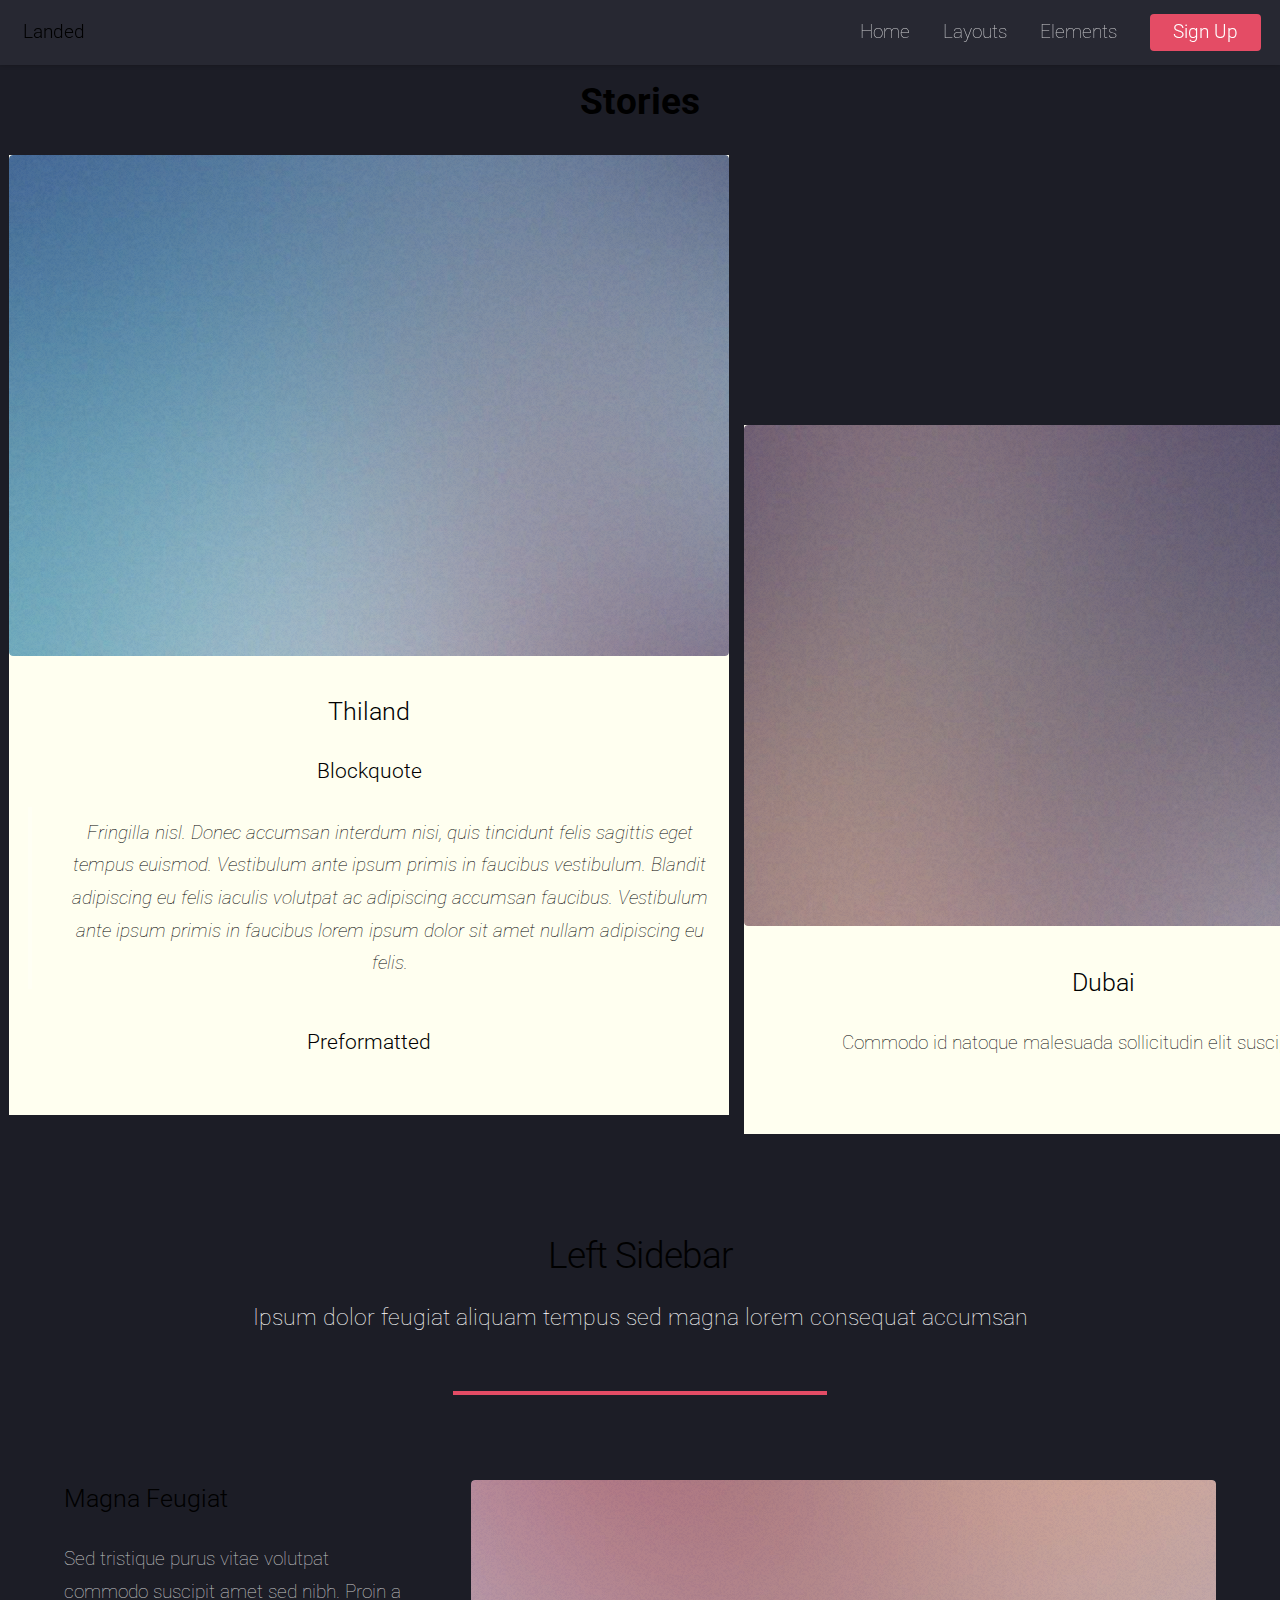
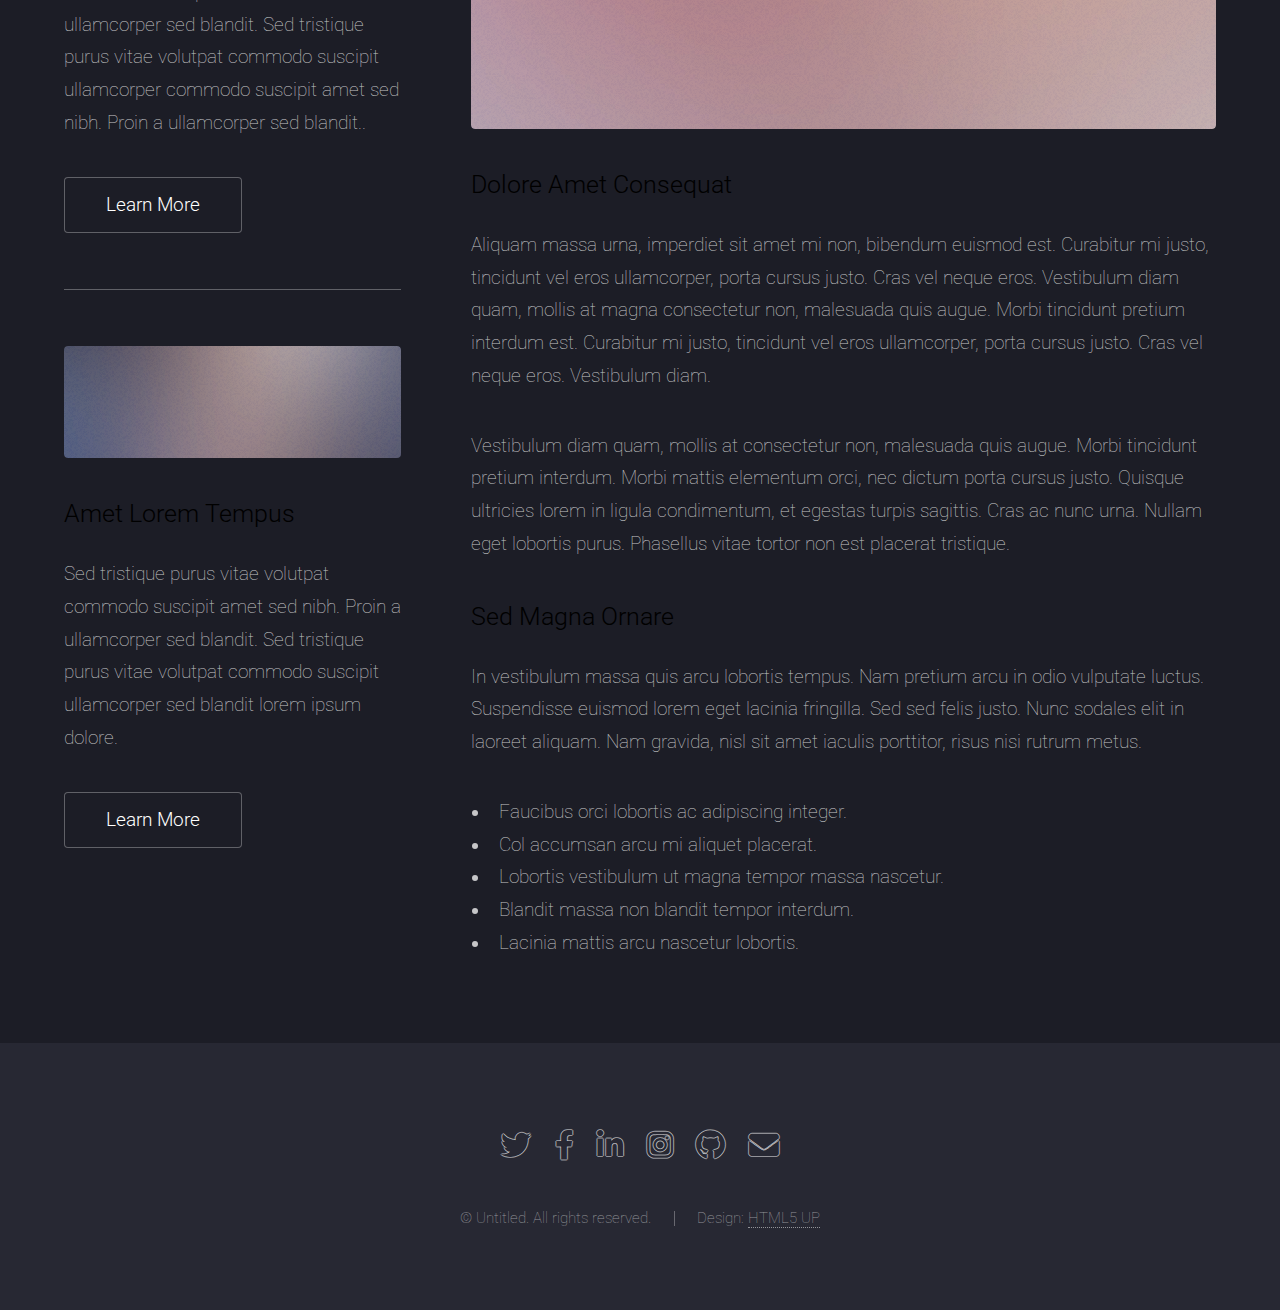
<file: pages/company/left-sidebar.html>
<!DOCTYPE HTML>
<!--
	Landed by HTML5 UP
	html5up.net | @ajlkn
	Free for personal and commercial use under the CCA 3.0 license (html5up.net/license)
-->
<html>
	<head>
		<title>Left Sidebar - Landed by HTML5 UP</title>
		<meta charset="utf-8" />
		<meta name="viewport" content="width=device-width, initial-scale=1, user-scalable=no" />
		<link rel="stylesheet" href="assets/css/left-sidebar.css" />
		<noscript><link rel="stylesheet" href="assets/css/noscript.css" /></noscript>
	</head>
	<body class="is-preload">
		<div id="page-wrapper">

			<!-- Header -->
				<header id="header">
					<h1 id="logo"><a href="index.html">Landed</a></h1>
					<nav id="nav">
						<ul>
							<li><a href="index.html">Home</a></li>
							<li>
								<a href="#">Layouts</a>
								<ul>
									<li><a href="left-sidebar.html">Left Sidebar</a></li>
									<li><a href="right-sidebar.html">Right Sidebar</a></li>
									<li><a href="no-sidebar.html">No Sidebar</a></li>
									<li>
										<a href="#">Submenu</a>
										<ul>
											<li><a href="#">Option 1</a></li>
											<li><a href="#">Option 2</a></li>
											<li><a href="#">Option 3</a></li>
											<li><a href="#">Option 4</a></li>
										</ul>
									</li>
								</ul>
							</li>
							<li><a href="elements.html">Elements</a></li>
							<li><a href="#" class="button primary">Sign Up</a></li>
						</ul>
					</nav>
				</header>

        <!-- Carousel -->
        <section class="carousel">
            </h1>
            <div style="
    margin-top: 10px;
    text-align: center;
">
                <h1 style="font: revert;">Stories</h1>
            </div>

            <div class="reel">

                <article>
                    <a href="#" class="image featured"><img src="./components/slider/images/pic01.jpg" alt="" /></a>
                    <header>
                        <h3><a href="#">Thiland</a></h3>
                    </header>
                    <h4>Blockquote</h4>
								<blockquote>Fringilla nisl. Donec accumsan interdum nisi, quis tincidunt felis sagittis eget tempus euismod. Vestibulum ante ipsum primis in faucibus vestibulum. Blandit adipiscing eu felis iaculis volutpat ac adipiscing accumsan faucibus. Vestibulum ante ipsum primis in faucibus lorem ipsum dolor sit amet nullam adipiscing eu felis.</blockquote>

								<h4>Preformatted</h4>
                </article>

                <article>
                    <a href="#" class="image featured"><img src="./components/slider/images/pic02.jpg" alt="" /></a>
                    <header>
                        <h3><a href="#">Dubai</a></h3>
                    </header>
                    <p>Commodo id natoque malesuada sollicitudin elit suscipit magna.</p>
                </article>

                <article>
                    <a href="#" class="image featured"><img src="./components/slider/images/pic03.jpg" alt="" /></a>
                    <header>
                        <h3><a href="#">Bali</a></h3>
                    </header>
                    <p>Commodo id natoque malesuada sollicitudin elit suscipit magna.</p>
                </article>

                <article>
                    <a href="#" class="image featured"><img src="./components/slider/images/pic04.jpg" alt="" /></a>
                    <header>
                        <h3><a href="#">Goa</a></h3>
                    </header>
                    <p>Commodo id natoque malesuada sollicitudin elit suscipit magna.</p>
                </article>

                <article>
                    <a href="#" class="image featured"><img src="./components/slider/images/pic05.jpg" alt="" /></a>
                    <header>
                        <h3><a href="#">Kashmir</a></h3>
                    </header>
                    <p>Commodo id natoque malesuada sollicitudin elit suscipit magna.</p>
                </article>

                <article>
                    <a href="#" class="image featured"><img src="./components/slider/images/pic01.jpg" alt="" /></a>
                    <header>
                        <h3><a href="#">Kerela</a></h3>
                    </header>
                    <p>Commodo id natoque malesuada sollicitudin elit suscipit magna.</p>
                </article>

                <article>
                    <a href="#" class="image featured"><img src="./components/slider/images/pic02.jpg" alt="" /></a>
                    <header>
                        <h3><a href="#">MANALI/cullo</a></h3>
                    </header>
                    <p>Commodo id natoque malesuada sollicitudin elit suscipit magna.</p>
                </article>

                <article>
                    <a href="#" class="image featured"><img src="./components/slider/images/pic03.jpg" alt="" /></a>
                    <header>
                        <h3><a href="#">SriLanka</a></h3>
                    </header>
                    <p>Commodo id natoque malesuada sollicitudin elit suscipit magna.</p>
                </article>

                <article>
                    <a href="#" class="image featured"><img src="./components/slider/images/pic04.jpg" alt="" /></a>
                    <header>
                        <h3><a href="#">Vaishno Devi</a></h3>
                    </header>
                    <p>Commodo id natoque malesuada sollicitudin elit suscipit magna.</p>
                </article>

                <article>
                    <a href="#" class="image featured"><img src="./components/slider/images/pic05.jpg" alt="" /></a>
                    <header>
                        <h3><a href="#">Rajwada</a></h3>
                    </header>
                    <p>Commodo id natoque malesuada sollicitudin elit suscipit magna.</p>
                </article>

            </div>
            
        </section>




			<!-- Main -->
				<div id="main" class="wrapper style1">
					<div class="container">
						<header class="major">
							<h2>Left Sidebar</h2>
							<p>Ipsum dolor feugiat aliquam tempus sed magna lorem consequat accumsan</p>
						</header>
						<div class="row gtr-150">
							<div class="col-4 col-12-medium">

								<!-- Sidebar -->
									<section id="sidebar">
										<section>
											<h3>Magna Feugiat</h3>
											<p>Sed tristique purus vitae volutpat commodo suscipit amet sed nibh. Proin a ullamcorper sed blandit. Sed tristique purus vitae volutpat commodo suscipit ullamcorper commodo suscipit amet sed nibh. Proin a ullamcorper sed blandit..</p>
											<footer>
												<ul class="actions">
													<li><a href="#" class="button">Learn More</a></li>
												</ul>
											</footer>
										</section>
										<hr />
										<section>
											<a href="#" class="image fit"><img src="images/pic06.jpg" alt="" /></a>
											<h3>Amet Lorem Tempus</h3>
											<p>Sed tristique purus vitae volutpat commodo suscipit amet sed nibh. Proin a ullamcorper sed blandit. Sed tristique purus vitae volutpat commodo suscipit ullamcorper sed blandit lorem ipsum dolore.</p>
											<footer>
												<ul class="actions">
													<li><a href="#" class="button">Learn More</a></li>
												</ul>
											</footer>
										</section>
									</section>

							</div>
							<div class="col-8 col-12-medium imp-medium">

								<!-- Content -->
									<section id="content">
										<a href="#" class="image fit"><img src="images/pic05.jpg" alt="" /></a>
										<h3>Dolore Amet Consequat</h3>
										<p>Aliquam massa urna, imperdiet sit amet mi non, bibendum euismod est. Curabitur mi justo, tincidunt vel eros ullamcorper, porta cursus justo. Cras vel neque eros. Vestibulum diam quam, mollis at magna consectetur non, malesuada quis augue. Morbi tincidunt pretium interdum est. Curabitur mi justo, tincidunt vel eros ullamcorper, porta cursus justo. Cras vel neque eros. Vestibulum diam.</p>
										<p>Vestibulum diam quam, mollis at consectetur non, malesuada quis augue. Morbi tincidunt pretium interdum. Morbi mattis elementum orci, nec dictum porta cursus justo. Quisque ultricies lorem in ligula condimentum, et egestas turpis sagittis. Cras ac nunc urna. Nullam eget lobortis purus. Phasellus vitae tortor non est placerat tristique.</p>
										<h3>Sed Magna Ornare</h3>
										<p>In vestibulum massa quis arcu lobortis tempus. Nam pretium arcu in odio vulputate luctus. Suspendisse euismod lorem eget lacinia fringilla. Sed sed felis justo. Nunc sodales elit in laoreet aliquam. Nam gravida, nisl sit amet iaculis porttitor, risus nisi rutrum metus.</p>
										<ul>
											<li>Faucibus orci lobortis ac adipiscing integer.</li>
											<li>Col accumsan arcu mi aliquet placerat.</li>
											<li>Lobortis vestibulum ut magna tempor massa nascetur.</li>
											<li>Blandit massa non blandit tempor interdum.</li>
											<li>Lacinia mattis arcu nascetur lobortis.</li>
										</ul>
									</section>

							</div>
						</div>
					</div>
				</div>

			<!-- Footer -->
				<footer id="footer">
					<ul class="icons">
						<li><a href="#" class="icon brands alt fa-twitter"><span class="label">Twitter</span></a></li>
						<li><a href="#" class="icon brands alt fa-facebook-f"><span class="label">Facebook</span></a></li>
						<li><a href="#" class="icon brands alt fa-linkedin-in"><span class="label">LinkedIn</span></a></li>
						<li><a href="#" class="icon brands alt fa-instagram"><span class="label">Instagram</span></a></li>
						<li><a href="#" class="icon brands alt fa-github"><span class="label">GitHub</span></a></li>
						<li><a href="#" class="icon solid alt fa-envelope"><span class="label">Email</span></a></li>
					</ul>
					<ul class="copyright">
						<li>&copy; Untitled. All rights reserved.</li><li>Design: <a href="http://html5up.net">HTML5 UP</a></li>
					</ul>
				</footer>

		</div>

		<!-- Scripts -->
			<script src="assets/js/jquery.min.js"></script>
			<script src="assets/js/jquery.scrolly.min.js"></script>
			<script src="assets/js/jquery.dropotron.min.js"></script>
			<script src="assets/js/jquery.scrollex.min.js"></script>
			<script src="assets/js/browser.min.js"></script>
			<script src="assets/js/breakpoints.min.js"></script>
			<script src="assets/js/util.js"></script>
			<script src="assets/js/main.js"></script>

	</body>
</html>
</file>
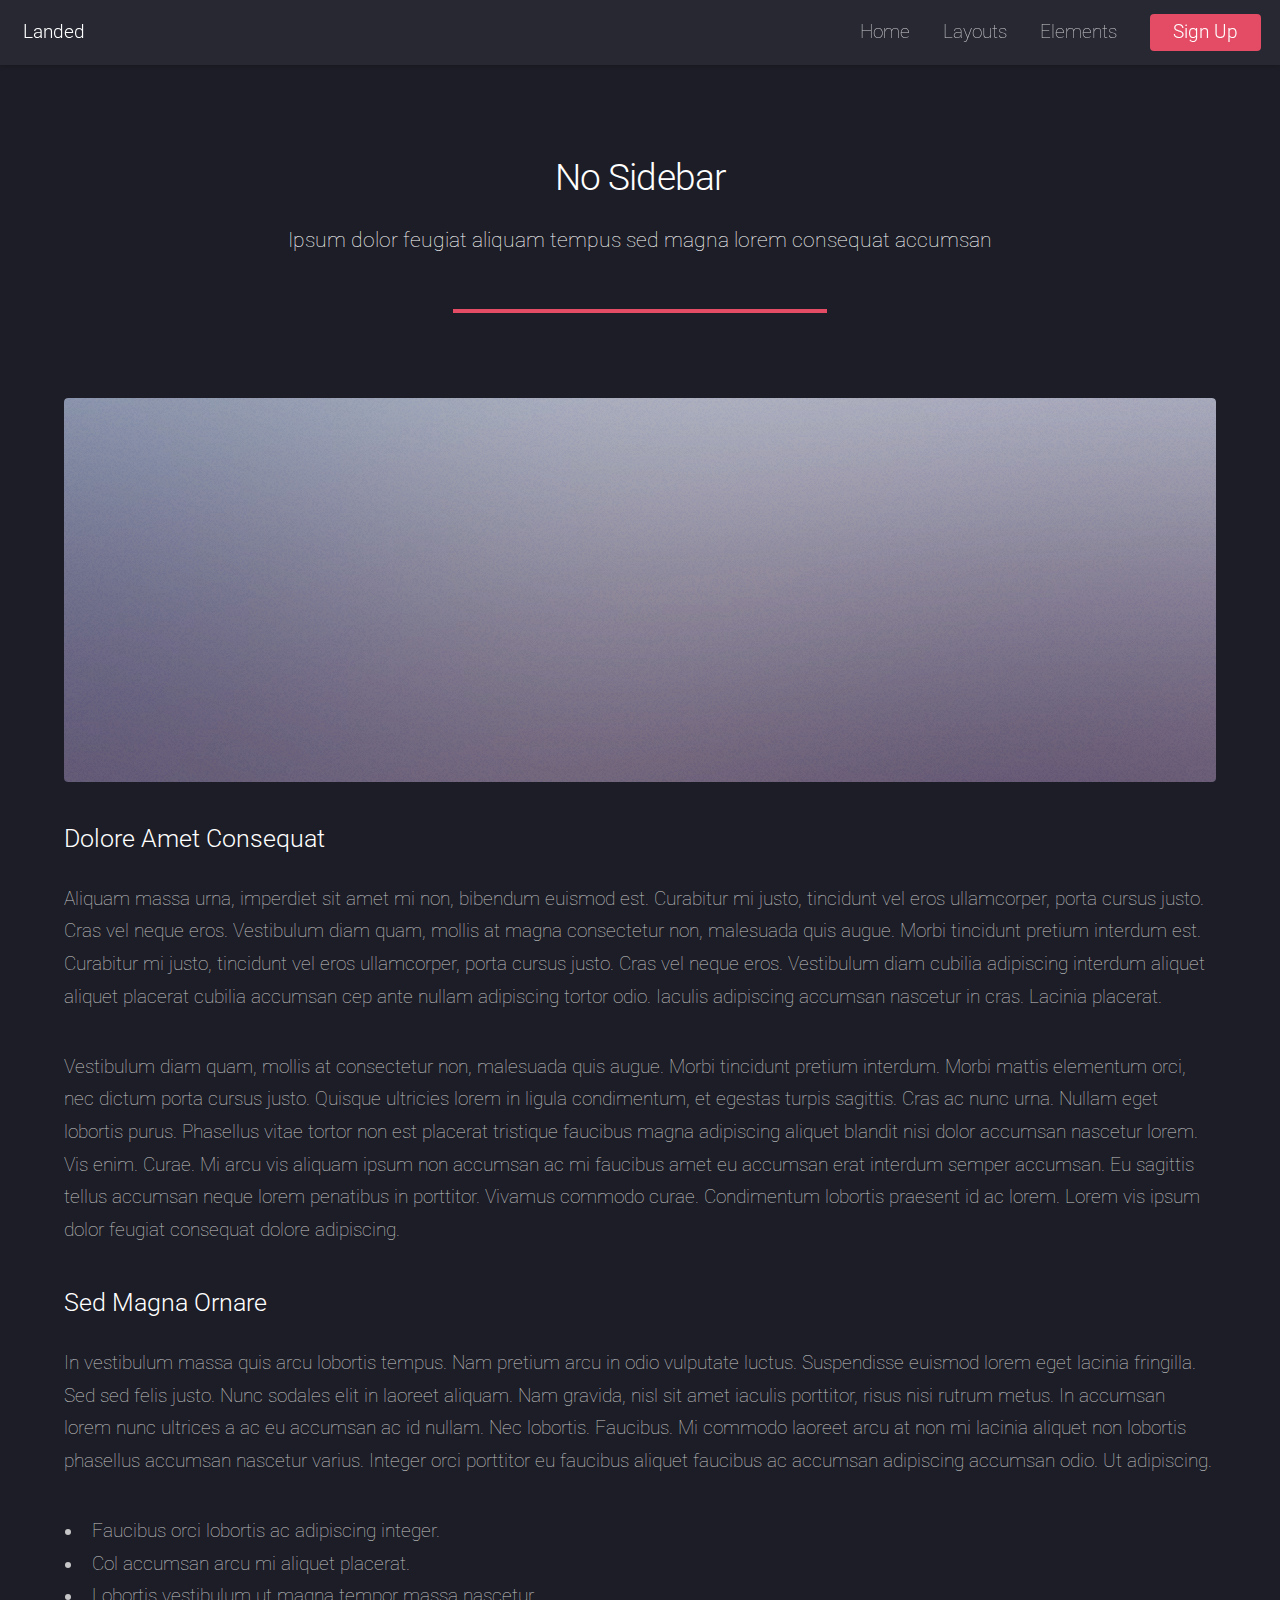
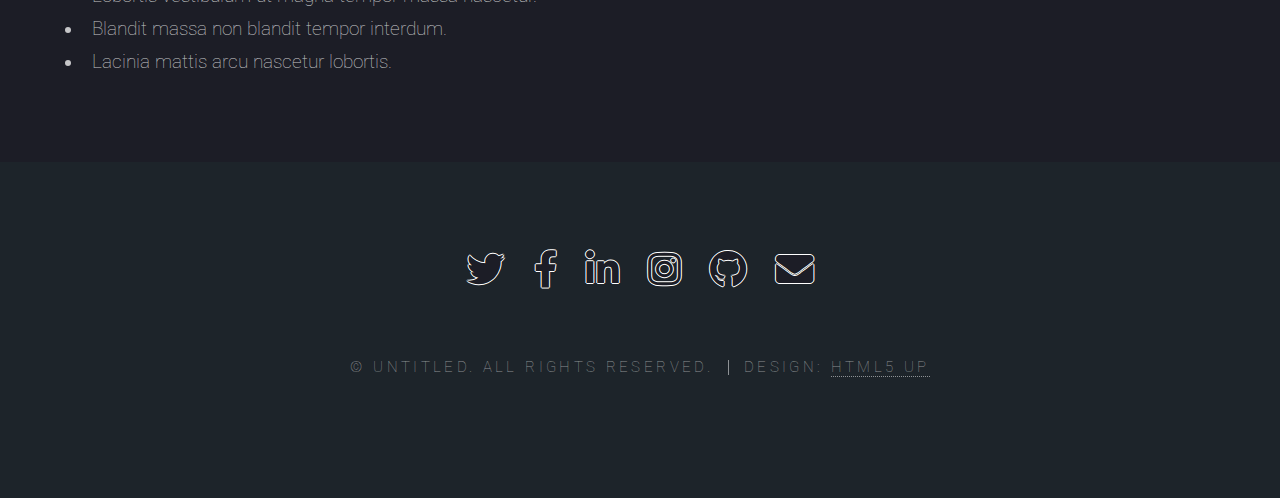
<file: pages/company/no-sidebar.html>
<!DOCTYPE HTML>
<!--
	Landed by HTML5 UP
	html5up.net | @ajlkn
	Free for personal and commercial use under the CCA 3.0 license (html5up.net/license)
-->
<html>
	<head>
		<title>No Sidebar - Landed by HTML5 UP</title>
		<meta charset="utf-8" />
		<meta name="viewport" content="width=device-width, initial-scale=1, user-scalable=no" />
		<link rel="stylesheet" href="assets/css/main.css" />
		<noscript><link rel="stylesheet" href="assets/css/noscript.css" /></noscript>
	</head>
	<body class="is-preload">
		<div id="page-wrapper">

			<!-- Header -->
				<header id="header">
					<h1 id="logo"><a href="index.html">Landed</a></h1>
					<nav id="nav">
						<ul>
							<li><a href="index.html">Home</a></li>
							<li>
								<a href="#">Layouts</a>
								<ul>
									<li><a href="left-sidebar.html">Left Sidebar</a></li>
									<li><a href="right-sidebar.html">Right Sidebar</a></li>
									<li><a href="no-sidebar.html">No Sidebar</a></li>
									<li>
										<a href="#">Submenu</a>
										<ul>
											<li><a href="#">Option 1</a></li>
											<li><a href="#">Option 2</a></li>
											<li><a href="#">Option 3</a></li>
											<li><a href="#">Option 4</a></li>
										</ul>
									</li>
								</ul>
							</li>
							<li><a href="elements.html">Elements</a></li>
							<li><a href="#" class="button primary">Sign Up</a></li>
						</ul>
					</nav>
				</header>

			<!-- Main -->
				<div id="main" class="wrapper style1">
					<div class="container">
						<header class="major">
							<h2>No Sidebar</h2>
							<p>Ipsum dolor feugiat aliquam tempus sed magna lorem consequat accumsan</p>
						</header>

						<!-- Content -->
							<section id="content">
								<a href="#" class="image fit"><img src="images/pic07.jpg" alt="" /></a>
								<h3>Dolore Amet Consequat</h3>
								<p>Aliquam massa urna, imperdiet sit amet mi non, bibendum euismod est. Curabitur mi justo, tincidunt vel eros ullamcorper, porta cursus justo. Cras vel neque eros. Vestibulum diam quam, mollis at magna consectetur non, malesuada quis augue. Morbi tincidunt pretium interdum est. Curabitur mi justo, tincidunt vel eros ullamcorper, porta cursus justo. Cras vel neque eros. Vestibulum diam cubilia adipiscing interdum aliquet aliquet placerat cubilia accumsan cep ante nullam adipiscing tortor odio. Iaculis adipiscing accumsan nascetur in cras. Lacinia placerat.</p>
								<p>Vestibulum diam quam, mollis at consectetur non, malesuada quis augue. Morbi tincidunt pretium interdum. Morbi mattis elementum orci, nec dictum porta cursus justo. Quisque ultricies lorem in ligula condimentum, et egestas turpis sagittis. Cras ac nunc urna. Nullam eget lobortis purus. Phasellus vitae tortor non est placerat tristique faucibus magna adipiscing aliquet blandit nisi dolor accumsan nascetur lorem. Vis enim. Curae. Mi arcu vis aliquam ipsum non accumsan ac mi faucibus amet eu accumsan erat interdum semper accumsan. Eu sagittis tellus accumsan neque lorem penatibus in porttitor. Vivamus commodo curae. Condimentum lobortis praesent id ac lorem. Lorem vis ipsum dolor feugiat consequat dolore adipiscing.</p>
								<h3>Sed Magna Ornare</h3>
								<p>In vestibulum massa quis arcu lobortis tempus. Nam pretium arcu in odio vulputate luctus. Suspendisse euismod lorem eget lacinia fringilla. Sed sed felis justo. Nunc sodales elit in laoreet aliquam. Nam gravida, nisl sit amet iaculis porttitor, risus nisi rutrum metus. In accumsan lorem nunc ultrices a ac eu accumsan ac id nullam. Nec lobortis. Faucibus. Mi commodo laoreet arcu at non mi lacinia aliquet non lobortis phasellus accumsan nascetur varius. Integer orci porttitor eu faucibus aliquet faucibus ac accumsan adipiscing accumsan odio. Ut adipiscing.</p>
								<ul>
									<li>Faucibus orci lobortis ac adipiscing integer.</li>
									<li>Col accumsan arcu mi aliquet placerat.</li>
									<li>Lobortis vestibulum ut magna tempor massa nascetur.</li>
									<li>Blandit massa non blandit tempor interdum.</li>
									<li>Lacinia mattis arcu nascetur lobortis.</li>
								</ul>
							</section>

					</div>
				</div>

			<!-- Footer -->
				<footer id="footer">
					<ul class="icons">
						<li><a href="#" class="icon brands alt fa-twitter"><span class="label">Twitter</span></a></li>
						<li><a href="#" class="icon brands alt fa-facebook-f"><span class="label">Facebook</span></a></li>
						<li><a href="#" class="icon brands alt fa-linkedin-in"><span class="label">LinkedIn</span></a></li>
						<li><a href="#" class="icon brands alt fa-instagram"><span class="label">Instagram</span></a></li>
						<li><a href="#" class="icon brands alt fa-github"><span class="label">GitHub</span></a></li>
						<li><a href="#" class="icon solid alt fa-envelope"><span class="label">Email</span></a></li>
					</ul>
					<ul class="copyright">
						<li>&copy; Untitled. All rights reserved.</li><li>Design: <a href="http://html5up.net">HTML5 UP</a></li>
					</ul>
				</footer>

		</div>

		<!-- Scripts -->
			<script src="assets/js/jquery.min.js"></script>
			<script src="assets/js/jquery.scrolly.min.js"></script>
			<script src="assets/js/jquery.dropotron.min.js"></script>
			<script src="assets/js/jquery.scrollex.min.js"></script>
			<script src="assets/js/browser.min.js"></script>
			<script src="assets/js/breakpoints.min.js"></script>
			<script src="assets/js/util.js"></script>
			<script src="assets/js/main.js"></script>

	</body>
</html>
</file>
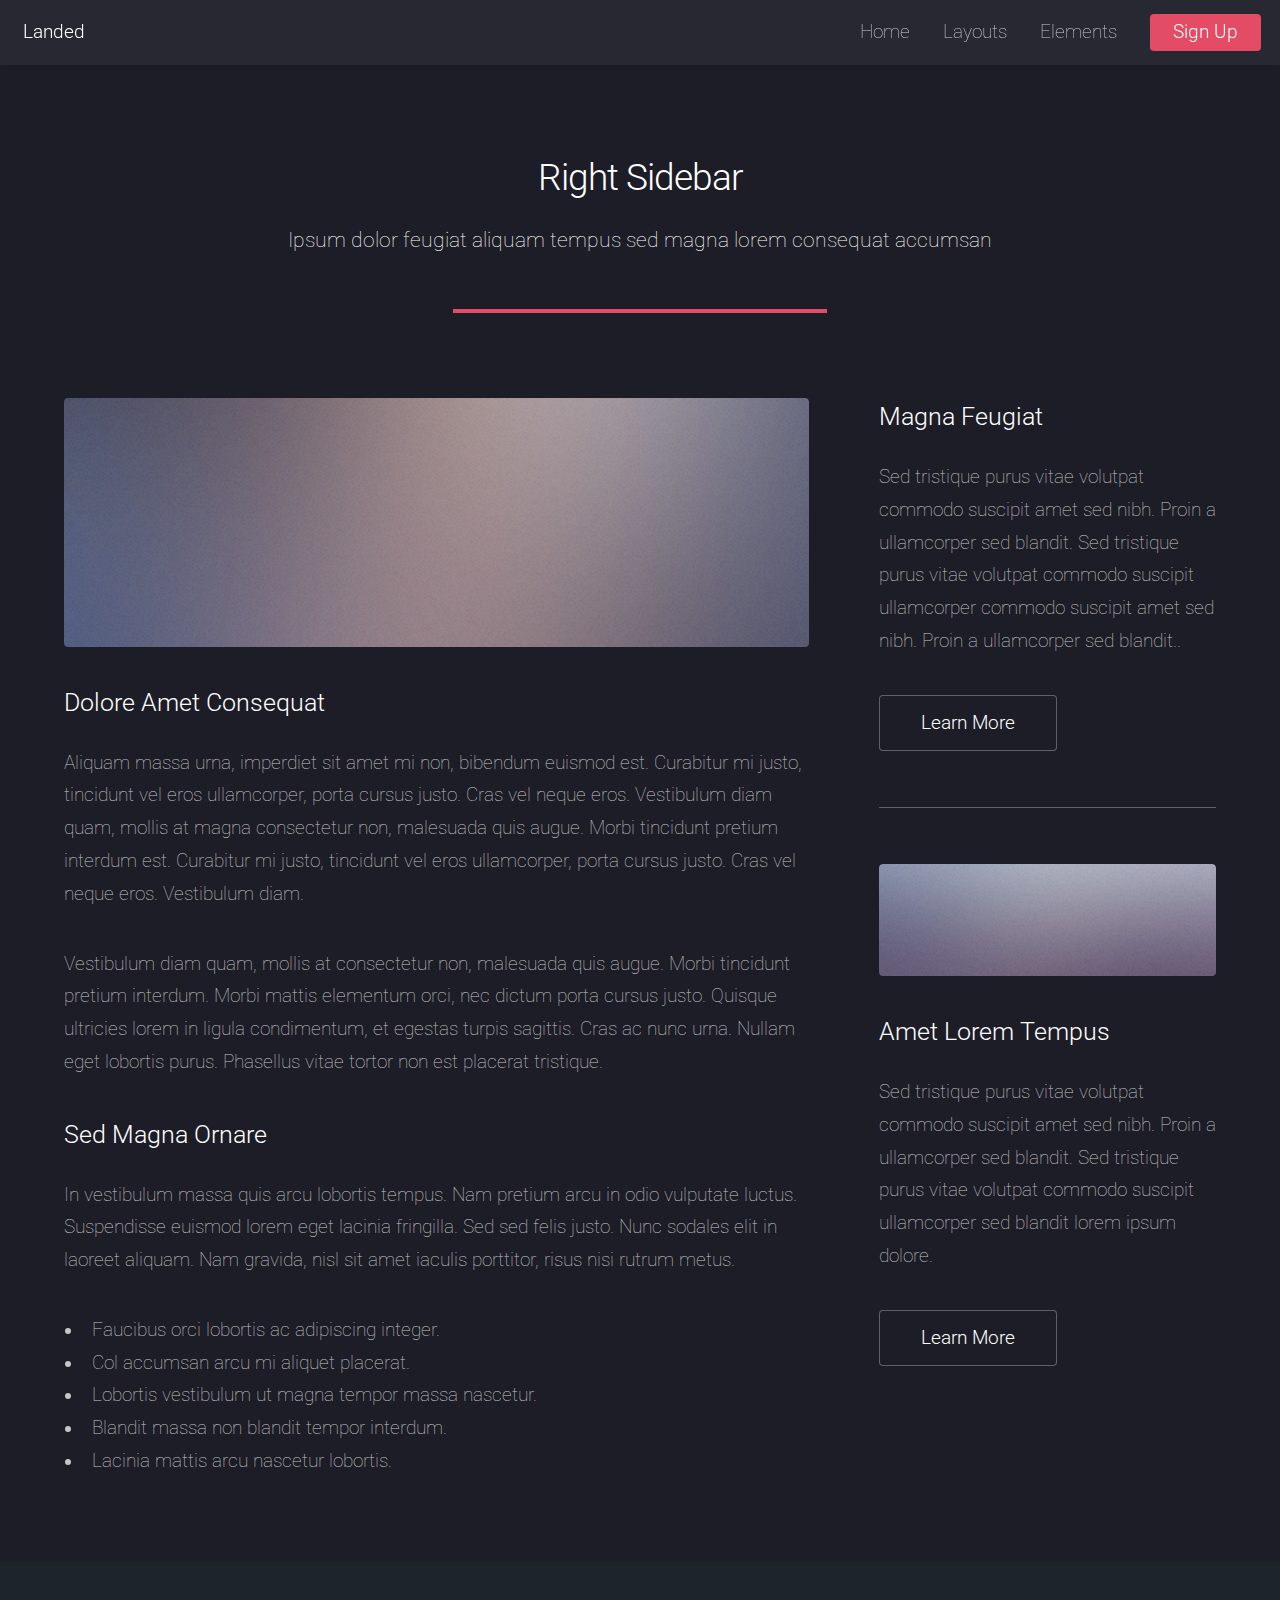
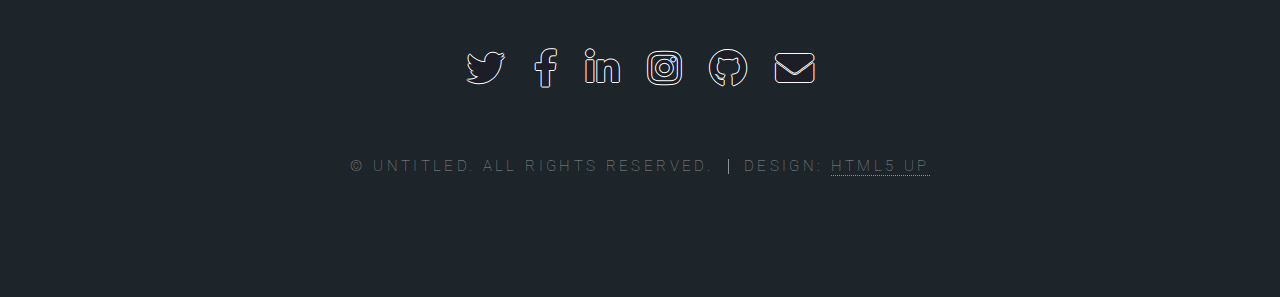
<file: pages/company/right-sidebar.html>
<!DOCTYPE HTML>
<!--
	Landed by HTML5 UP
	html5up.net | @ajlkn
	Free for personal and commercial use under the CCA 3.0 license (html5up.net/license)
-->
<html>
	<head>
		<title>Right Sidebar - Landed by HTML5 UP</title>
		<meta charset="utf-8" />
		<meta name="viewport" content="width=device-width, initial-scale=1, user-scalable=no" />
		<link rel="stylesheet" href="assets/css/main.css" />
		<noscript><link rel="stylesheet" href="assets/css/noscript.css" /></noscript>
	</head>
	<body class="is-preload">
		<div id="page-wrapper">

			<!-- Header -->
				<header id="header">
					<h1 id="logo"><a href="index.html">Landed</a></h1>
					<nav id="nav">
						<ul>
							<li><a href="index.html">Home</a></li>
							<li>
								<a href="#">Layouts</a>
								<ul>
									<li><a href="left-sidebar.html">Left Sidebar</a></li>
									<li><a href="right-sidebar.html">Right Sidebar</a></li>
									<li><a href="no-sidebar.html">No Sidebar</a></li>
									<li>
										<a href="#">Submenu</a>
										<ul>
											<li><a href="#">Option 1</a></li>
											<li><a href="#">Option 2</a></li>
											<li><a href="#">Option 3</a></li>
											<li><a href="#">Option 4</a></li>
										</ul>
									</li>
								</ul>
							</li>
							<li><a href="elements.html">Elements</a></li>
							<li><a href="#" class="button primary">Sign Up</a></li>
						</ul>
					</nav>
				</header>

			<!-- Main -->
				<div id="main" class="wrapper style1">
					<div class="container">
						<header class="major">
							<h2>Right Sidebar</h2>
							<p>Ipsum dolor feugiat aliquam tempus sed magna lorem consequat accumsan</p>
						</header>
						<div class="row gtr-150">
							<div class="col-8 col-12-medium">

								<!-- Content -->
									<section id="content">
										<a href="#" class="image fit"><img src="images/pic06.jpg" alt="" /></a>
										<h3>Dolore Amet Consequat</h3>
										<p>Aliquam massa urna, imperdiet sit amet mi non, bibendum euismod est. Curabitur mi justo, tincidunt vel eros ullamcorper, porta cursus justo. Cras vel neque eros. Vestibulum diam quam, mollis at magna consectetur non, malesuada quis augue. Morbi tincidunt pretium interdum est. Curabitur mi justo, tincidunt vel eros ullamcorper, porta cursus justo. Cras vel neque eros. Vestibulum diam.</p>
										<p>Vestibulum diam quam, mollis at consectetur non, malesuada quis augue. Morbi tincidunt pretium interdum. Morbi mattis elementum orci, nec dictum porta cursus justo. Quisque ultricies lorem in ligula condimentum, et egestas turpis sagittis. Cras ac nunc urna. Nullam eget lobortis purus. Phasellus vitae tortor non est placerat tristique.</p>
										<h3>Sed Magna Ornare</h3>
										<p>In vestibulum massa quis arcu lobortis tempus. Nam pretium arcu in odio vulputate luctus. Suspendisse euismod lorem eget lacinia fringilla. Sed sed felis justo. Nunc sodales elit in laoreet aliquam. Nam gravida, nisl sit amet iaculis porttitor, risus nisi rutrum metus.</p>
										<ul>
											<li>Faucibus orci lobortis ac adipiscing integer.</li>
											<li>Col accumsan arcu mi aliquet placerat.</li>
											<li>Lobortis vestibulum ut magna tempor massa nascetur.</li>
											<li>Blandit massa non blandit tempor interdum.</li>
											<li>Lacinia mattis arcu nascetur lobortis.</li>
										</ul>
									</section>

							</div>
							<div class="col-4 col-12-medium">

								<!-- Sidebar -->
									<section id="sidebar">
										<section>
											<h3>Magna Feugiat</h3>
											<p>Sed tristique purus vitae volutpat commodo suscipit amet sed nibh. Proin a ullamcorper sed blandit. Sed tristique purus vitae volutpat commodo suscipit ullamcorper commodo suscipit amet sed nibh. Proin a ullamcorper sed blandit..</p>
											<footer>
												<ul class="actions">
													<li><a href="#" class="button">Learn More</a></li>
												</ul>
											</footer>
										</section>
										<hr />
										<section>
											<a href="#" class="image fit"><img src="images/pic07.jpg" alt="" /></a>
											<h3>Amet Lorem Tempus</h3>
											<p>Sed tristique purus vitae volutpat commodo suscipit amet sed nibh. Proin a ullamcorper sed blandit. Sed tristique purus vitae volutpat commodo suscipit ullamcorper sed blandit lorem ipsum dolore.</p>
											<footer>
												<ul class="actions">
													<li><a href="#" class="button">Learn More</a></li>
												</ul>
											</footer>
										</section>
									</section>

							</div>
						</div>
					</div>
				</div>

			<!-- Footer -->
				<footer id="footer">
					<ul class="icons">
						<li><a href="#" class="icon brands alt fa-twitter"><span class="label">Twitter</span></a></li>
						<li><a href="#" class="icon brands alt fa-facebook-f"><span class="label">Facebook</span></a></li>
						<li><a href="#" class="icon brands alt fa-linkedin-in"><span class="label">LinkedIn</span></a></li>
						<li><a href="#" class="icon brands alt fa-instagram"><span class="label">Instagram</span></a></li>
						<li><a href="#" class="icon brands alt fa-github"><span class="label">GitHub</span></a></li>
						<li><a href="#" class="icon solid alt fa-envelope"><span class="label">Email</span></a></li>
					</ul>
					<ul class="copyright">
						<li>&copy; Untitled. All rights reserved.</li><li>Design: <a href="http://html5up.net">HTML5 UP</a></li>
					</ul>
				</footer>

		</div>

		<!-- Scripts -->
			<script src="assets/js/jquery.min.js"></script>
			<script src="assets/js/jquery.scrolly.min.js"></script>
			<script src="assets/js/jquery.dropotron.min.js"></script>
			<script src="assets/js/jquery.scrollex.min.js"></script>
			<script src="assets/js/browser.min.js"></script>
			<script src="assets/js/breakpoints.min.js"></script>
			<script src="assets/js/util.js"></script>
			<script src="assets/js/main.js"></script>

	</body>
</html>
</file>
<file: assets/css/noscript.css>
/*
	Spectral by HTML5 UP
	html5up.net | @ajlkn
	Free for personal and commercial use under the CCA 3.0 license (html5up.net/license)
*/

/* Banner */

	body.is-preload #banner h2 {
		-moz-transform: none;
		-webkit-transform: none;
		-ms-transform: none;
		transform: none;
		opacity: 1;
	}

		body.is-preload #banner h2:before, body.is-preload #banner h2:after {
			width: 100%;
		}

	body.is-preload #banner .more {
		-moz-transform: none;
		-webkit-transform: none;
		-ms-transform: none;
		transform: none;
		opacity: 1;
	}

	body.is-preload #banner:after {
		opacity: 0;
	}
</file>
<file: pages/company/assets/css/noscript.css>
/*
	Landed by HTML5 UP
	html5up.net | @ajlkn
	Free for personal and commercial use under the CCA 3.0 license (html5up.net/license)
*/

/* Loader */

	body.landing.is-preload:before {
		display: none;
	}

	body.landing.is-preload:after {
		display: none;
	}
</file>
<file: assets/css/main.css>
@import url(fontawesome-all.min.css);
@import url("https://fonts.googleapis.com/css?family=Open+Sans:400,400italic,600,600italic,800,800italic");



html, body, div, span, applet, object,
iframe, h1, h2, h3, h4, h5, h6, p, blockquote,
pre, a, abbr, acronym, address, big, cite,
code, del, dfn, em, img, ins, kbd, q, s, samp,
small, strike, strong, sub, sup, tt, var, b,
u, i, center, dl, dt, dd, ol, ul, li, fieldset,
form, label, legend, table, caption, tbody,
tfoot, thead, tr, th, td, article, aside,
canvas, details, embed, figure, figcaption,
footer, header, hgroup, menu, nav, output, ruby,
section, summary, time, mark, audio, video {
	margin: 0;
	padding: 0;
	border: 0;
	font-size: 100%;
	font: inherit;
	vertical-align: baseline;}

article, aside, details, figcaption, figure,
footer, header, hgroup, menu, nav, section {
	display: block;}

body {
	line-height: 1;
}

ol, ul {
	list-style: none;
}

blockquote, q {
	quotes: none;
}

	blockquote:before, blockquote:after, q:before, q:after {
		content: '';
		content: none;
	}

table {
	border-collapse: collapse;
	border-spacing: 0;
}

body {
	-webkit-text-size-adjust: none;
}

mark {
	background-color: transparent;
	color: inherit;
}

input::-moz-focus-inner {
	border: 0;
	padding: 0;
}

input, select, textarea {
	-moz-appearance: none;
	-webkit-appearance: none;
	-ms-appearance: none;
	appearance: none;
}

/* Basic */

	@-ms-viewport {
		width: device-width;
	}

	html {
		box-sizing: border-box;
	}

	*, *:before, *:after {
		box-sizing: inherit;
	}

	body {
		background: #2e3842;
	}

		body.is-preload *, body.is-preload *:before, body.is-preload *:after {
			-moz-animation: none !important;
			-webkit-animation: none !important;
			-ms-animation: none !important;
			animation: none !important;
			-moz-transition: none !important;
			-webkit-transition: none !important;
			-ms-transition: none !important;
			transition: none !important;
		}

	body, input, select, textarea {
		color: #fff;
		font-family: "Open Sans", Helvetica, sans-serif;
		font-size: 15pt;
		font-weight: 400;
		letter-spacing: 0.075em;
		line-height: 1.65em;
	}

		@media screen and (max-width: 1680px) {

			body, input, select, textarea {
				font-size: 13pt;
			}

		}

		@media screen and (max-width: 1280px) {

			body, input, select, textarea {
				font-size: 12pt;
			}

		}

		@media screen and (max-width: 736px) {

			body, input, select, textarea {
				font-size: 11pt;
				letter-spacing: 0.0375em;
			}

		}

		a {
			-moz-transition: border-color 0.2s ease-in-out, color 0.2s ease-in-out;
			-webkit-transition: border-color 0.2s ease-in-out, color 0.2s ease-in-out;
			-ms-transition: border-color 0.2s ease-in-out, color 0.2s ease-in-out;
			transition: border-color 0.2s ease-in-out, color 0.2s ease-in-out;
			border-bottom: dotted 1px;
			color: #e44c65;
			text-decoration: none;
		}
		
		a:hover {
			color: #e44c65 !important;
			border-bottom-color: transparent;
		}
		
	strong, b {
		color: #fff;
		font-weight: 600;
	}

	em, i {
		font-style: italic;
	}

	p {
		margin: 0 0 2em 0;
	}

	h1, h2, h3, h4, h5, h6 {
		color: #fff;
		font-weight: 500;
		letter-spacing: 0.225em;
		line-height: 1em;
		margin: 0 0 1em 0;
		text-transform: uppercase;
	}

		h1 a, h2 a, h3 a, h4 a, h5 a, h6 a {
			color: inherit;
			text-decoration: none;
		}

	h2 {
		font-size: 1.35em;
		line-height: 1.75em;
	}

		@media screen and (max-width: 736px) {

			h2 {
				font-size: 1.1em;
				line-height: 1.65em;
			}

		}

	h3 {
		font-size: 1.15em;
		line-height: 1.75em;
	}

		@media screen and (max-width: 736px) {

			h3 {
				font-size: 1em;
				line-height: 1.65em;
			}

		}

	h4 {
		font-size: 1em;
		line-height: 1.5em;
	}

	h5 {
		font-size: 0.8em;
		line-height: 1.5em;
	}

	h6 {
		font-size: 0.7em;
		line-height: 1.5em;
	}

	sub {
		font-size: 0.8em;
		position: relative;
		top: 0.5em;
	}

	sup {
		font-size: 0.8em;
		position: relative;
		top: -0.5em;
	}

	hr {
		border: 0;
		border-bottom: solid 2px #fff;
		margin: 3em 0;
	}

		hr.major {
			margin: 4.5em 0;
		}

	blockquote {
		border-left: solid 4px #fff;
		font-style: italic;
		margin: 0 0 2em 0;
		padding: 0.5em 0 0.5em 2em;
	}

	code {
		background: rgba(144, 144, 144, 0.25);
		border-radius: 3px;
		font-family: "Courier New", monospace;
		font-size: 0.9em;
		letter-spacing: 0;
		margin: 0 0.25em;
		padding: 0.25em 0.65em;
	}

	pre {
		-webkit-overflow-scrolling: touch;
		font-family: "Courier New", monospace;
		font-size: 0.9em;
		margin: 0 0 2em 0;
	}

		pre code {
			display: block;
			line-height: 1.75em;
			padding: 1em 1.5em;
			overflow-x: auto;
		}

	.align-left {
		text-align: left;
	}

	.align-center {
		text-align: center;
	}

	.align-right {
		text-align: right;
	}

/* Row */

	.row {
		display: flex;
		flex-wrap: wrap;
		box-sizing: border-box;
		align-items: stretch;
	}

		.row > * {
			box-sizing: border-box;
		}

		.row.gtr-uniform > * > :last-child {
			margin-bottom: 0;
		}

		.row.aln-left {
			justify-content: flex-start;
		}

		.row.aln-center {
			justify-content: center;
		}

		.row.aln-right {
			justify-content: flex-end;
		}

		.row.aln-top {
			align-items: flex-start;
		}

		.row.aln-middle {
			align-items: center;
		}

		.row.aln-bottom {
			align-items: flex-end;
		}

		.row > .imp {
			order: -1;
		}

		.row > .col-1 {
			width: 8.33333%;
		}

		.row > .off-1 {
			margin-left: 8.33333%;
		}

		.row > .col-2 {
			width: 16.66667%;
		}

		.row > .off-2 {
			margin-left: 16.66667%;
		}

		.row > .col-3 {
			width: 25%;
		}

		.row > .off-3 {
			margin-left: 25%;
		}

		.row > .col-4 {
			width: 33.33333%;
		}

		.row > .off-4 {
			margin-left: 33.33333%;
		}

		.row > .col-5 {
			width: 41.66667%;
		}

		.row > .off-5 {
			margin-left: 41.66667%;
		}

		.row > .col-6 {
			width: 50%;
		}

		.row > .off-6 {
			margin-left: 50%;
		}

		.row > .col-7 {
			width: 58.33333%;
		}

		.row > .off-7 {
			margin-left: 58.33333%;
		}

		.row > .col-8 {
			width: 66.66667%;
		}

		.row > .off-8 {
			margin-left: 66.66667%;
		}

		.row > .col-9 {
			width: 75%;
		}

		.row > .off-9 {
			margin-left: 75%;
		}

		.row > .col-10 {
			width: 83.33333%;
		}

		.row > .off-10 {
			margin-left: 83.33333%;
		}

		.row > .col-11 {
			width: 91.66667%;
		}

		.row > .off-11 {
			margin-left: 91.66667%;
		}

		.row > .col-12 {
			width: 100%;
		}

		.row > .off-12 {
			margin-left: 100%;
		}

		.row.gtr-0 {
			margin-top: 0;
			margin-left: 0em;
		}

			.row.gtr-0 > * {
				padding: 0 0 0 0em;
			}

			.row.gtr-0.gtr-uniform {
				margin-top: 0em;
			}

				.row.gtr-0.gtr-uniform > * {
					padding-top: 0em;
				}

		.row.gtr-25 {
			margin-top: 0;
			margin-left: -0.375em;
		}

			.row.gtr-25 > * {
				padding: 0 0 0 0.375em;
			}

			.row.gtr-25.gtr-uniform {
				margin-top: -0.375em;
			}

				.row.gtr-25.gtr-uniform > * {
					padding-top: 0.375em;
				}

		.row.gtr-50 {
			margin-top: 0;
			margin-left: -0.75em;
		}

			.row.gtr-50 > * {
				padding: 0 0 0 0.75em;
			}

			.row.gtr-50.gtr-uniform {
				margin-top: -0.75em;
			}

				.row.gtr-50.gtr-uniform > * {
					padding-top: 0.75em;
				}

		.row {
			margin-top: 0;
			margin-left: -1.5em;
		}

			.row > * {
				padding: 0 0 0 1.5em;
			}

			.row.gtr-uniform {
				margin-top: -1.5em;
			}

				.row.gtr-uniform > * {
					padding-top: 1.5em;
				}

		.row.gtr-150 {
			margin-top: 0;
			margin-left: -2.25em;
		}

			.row.gtr-150 > * {
				padding: 0 0 0 2.25em;
			}

			.row.gtr-150.gtr-uniform {
				margin-top: -2.25em;
			}

				.row.gtr-150.gtr-uniform > * {
					padding-top: 2.25em;
				}

		.row.gtr-200 {
			margin-top: 0;
			margin-left: -3em;
		}

			.row.gtr-200 > * {
				padding: 0 0 0 3em;
			}

			.row.gtr-200.gtr-uniform {
				margin-top: -3em;
			}

				.row.gtr-200.gtr-uniform > * {
					padding-top: 3em;
				}

		@media screen and (max-width: 1680px) {

			.row {
				display: flex;
				flex-wrap: wrap;
				box-sizing: border-box;
				align-items: stretch;
			}

				.row > * {
					box-sizing: border-box;
				}

				.row.gtr-uniform > * > :last-child {
					margin-bottom: 0;
				}

				.row.aln-left {
					justify-content: flex-start;
				}

				.row.aln-center {
					justify-content: center;
				}

				.row.aln-right {
					justify-content: flex-end;
				}

				.row.aln-top {
					align-items: flex-start;
				}

				.row.aln-middle {
					align-items: center;
				}

				.row.aln-bottom {
					align-items: flex-end;
				}

				.row > .imp-xlarge {
					order: -1;
				}

				.row > .col-1-xlarge {
					width: 8.33333%;
				}

				.row > .off-1-xlarge {
					margin-left: 8.33333%;
				}

				.row > .col-2-xlarge {
					width: 16.66667%;
				}

				.row > .off-2-xlarge {
					margin-left: 16.66667%;
				}

				.row > .col-3-xlarge {
					width: 25%;
				}

				.row > .off-3-xlarge {
					margin-left: 25%;
				}

				.row > .col-4-xlarge {
					width: 33.33333%;
				}

				.row > .off-4-xlarge {
					margin-left: 33.33333%;
				}

				.row > .col-5-xlarge {
					width: 41.66667%;
				}

				.row > .off-5-xlarge {
					margin-left: 41.66667%;
				}

				.row > .col-6-xlarge {
					width: 50%;
				}

				.row > .off-6-xlarge {
					margin-left: 50%;
				}

				.row > .col-7-xlarge {
					width: 58.33333%;
				}

				.row > .off-7-xlarge {
					margin-left: 58.33333%;
				}

				.row > .col-8-xlarge {
					width: 66.66667%;
				}

				.row > .off-8-xlarge {
					margin-left: 66.66667%;
				}

				.row > .col-9-xlarge {
					width: 75%;
				}

				.row > .off-9-xlarge {
					margin-left: 75%;
				}

				.row > .col-10-xlarge {
					width: 83.33333%;
				}

				.row > .off-10-xlarge {
					margin-left: 83.33333%;
				}

				.row > .col-11-xlarge {
					width: 91.66667%;
				}

				.row > .off-11-xlarge {
					margin-left: 91.66667%;
				}

				.row > .col-12-xlarge {
					width: 100%;
				}

				.row > .off-12-xlarge {
					margin-left: 100%;
				}

				.row.gtr-0 {
					margin-top: 0;
					margin-left: 0em;
				}

					.row.gtr-0 > * {
						padding: 0 0 0 0em;
					}

					.row.gtr-0.gtr-uniform {
						margin-top: 0em;
					}

						.row.gtr-0.gtr-uniform > * {
							padding-top: 0em;
						}

				.row.gtr-25 {
					margin-top: 0;
					margin-left: -0.375em;
				}

					.row.gtr-25 > * {
						padding: 0 0 0 0.375em;
					}

					.row.gtr-25.gtr-uniform {
						margin-top: -0.375em;
					}

						.row.gtr-25.gtr-uniform > * {
							padding-top: 0.375em;
						}

				.row.gtr-50 {
					margin-top: 0;
					margin-left: -0.75em;
				}

					.row.gtr-50 > * {
						padding: 0 0 0 0.75em;
					}

					.row.gtr-50.gtr-uniform {
						margin-top: -0.75em;
					}

						.row.gtr-50.gtr-uniform > * {
							padding-top: 0.75em;
						}

				.row {
					margin-top: 0;
					margin-left: -1.5em;
				}

					.row > * {
						padding: 0 0 0 1.5em;
					}

					.row.gtr-uniform {
						margin-top: -1.5em;
					}

						.row.gtr-uniform > * {
							padding-top: 1.5em;
						}

				.row.gtr-150 {
					margin-top: 0;
					margin-left: -2.25em;
				}

					.row.gtr-150 > * {
						padding: 0 0 0 2.25em;
					}

					.row.gtr-150.gtr-uniform {
						margin-top: -2.25em;
					}

						.row.gtr-150.gtr-uniform > * {
							padding-top: 2.25em;
						}

				.row.gtr-200 {
					margin-top: 0;
					margin-left: -3em;
				}

					.row.gtr-200 > * {
						padding: 0 0 0 3em;
					}

					.row.gtr-200.gtr-uniform {
						margin-top: -3em;
					}

						.row.gtr-200.gtr-uniform > * {
							padding-top: 3em;
						}

		}

		@media screen and (max-width: 1280px) {

			.row {
				display: flex;
				flex-wrap: wrap;
				box-sizing: border-box;
				align-items: stretch;
			}

				.row > * {
					box-sizing: border-box;
				}

				.row.gtr-uniform > * > :last-child {
					margin-bottom: 0;
				}

				.row.aln-left {
					justify-content: flex-start;
				}

				.row.aln-center {
					justify-content: center;
				}

				.row.aln-right {
					justify-content: flex-end;
				}

				.row.aln-top {
					align-items: flex-start;
				}

				.row.aln-middle {
					align-items: center;
				}

				.row.aln-bottom {
					align-items: flex-end;
				}

				.row > .imp-large {
					order: -1;
				}

				.row > .col-1-large {
					width: 8.33333%;
				}

				.row > .off-1-large {
					margin-left: 8.33333%;
				}

				.row > .col-2-large {
					width: 16.66667%;
				}

				.row > .off-2-large {
					margin-left: 16.66667%;
				}

				.row > .col-3-large {
					width: 25%;
				}

				.row > .off-3-large {
					margin-left: 25%;
				}

				.row > .col-4-large {
					width: 33.33333%;
				}

				.row > .off-4-large {
					margin-left: 33.33333%;
				}

				.row > .col-5-large {
					width: 41.66667%;
				}

				.row > .off-5-large {
					margin-left: 41.66667%;
				}

				.row > .col-6-large {
					width: 50%;
				}

				.row > .off-6-large {
					margin-left: 50%;
				}

				.row > .col-7-large {
					width: 58.33333%;
				}

				.row > .off-7-large {
					margin-left: 58.33333%;
				}

				.row > .col-8-large {
					width: 66.66667%;
				}

				.row > .off-8-large {
					margin-left: 66.66667%;
				}

				.row > .col-9-large {
					width: 75%;
				}

				.row > .off-9-large {
					margin-left: 75%;
				}

				.row > .col-10-large {
					width: 83.33333%;
				}

				.row > .off-10-large {
					margin-left: 83.33333%;
				}

				.row > .col-11-large {
					width: 91.66667%;
				}

				.row > .off-11-large {
					margin-left: 91.66667%;
				}

				.row > .col-12-large {
					width: 100%;
				}

				.row > .off-12-large {
					margin-left: 100%;
				}

				.row.gtr-0 {
					margin-top: 0;
					margin-left: 0em;
				}

					.row.gtr-0 > * {
						padding: 0 0 0 0em;
					}

					.row.gtr-0.gtr-uniform {
						margin-top: 0em;
					}

						.row.gtr-0.gtr-uniform > * {
							padding-top: 0em;
						}

				.row.gtr-25 {
					margin-top: 0;
					margin-left: -0.375em;
				}

					.row.gtr-25 > * {
						padding: 0 0 0 0.375em;
					}

					.row.gtr-25.gtr-uniform {
						margin-top: -0.375em;
					}

						.row.gtr-25.gtr-uniform > * {
							padding-top: 0.375em;
						}

				.row.gtr-50 {
					margin-top: 0;
					margin-left: -0.75em;
				}

					.row.gtr-50 > * {
						padding: 0 0 0 0.75em;
					}

					.row.gtr-50.gtr-uniform {
						margin-top: -0.75em;
					}

						.row.gtr-50.gtr-uniform > * {
							padding-top: 0.75em;
						}

				.row {
					margin-top: 0;
					margin-left: -1.5em;
				}

					.row > * {
						padding: 0 0 0 1.5em;
					}

					.row.gtr-uniform {
						margin-top: -1.5em;
					}

						.row.gtr-uniform > * {
							padding-top: 1.5em;
						}

				.row.gtr-150 {
					margin-top: 0;
					margin-left: -2.25em;
				}

					.row.gtr-150 > * {
						padding: 0 0 0 2.25em;
					}

					.row.gtr-150.gtr-uniform {
						margin-top: -2.25em;
					}

						.row.gtr-150.gtr-uniform > * {
							padding-top: 2.25em;
						}

				.row.gtr-200 {
					margin-top: 0;
					margin-left: -3em;
				}

					.row.gtr-200 > * {
						padding: 0 0 0 3em;
					}

					.row.gtr-200.gtr-uniform {
						margin-top: -3em;
					}

						.row.gtr-200.gtr-uniform > * {
							padding-top: 3em;
						}

		}

		@media screen and (max-width: 980px) {

			.row {
				display: flex;
				flex-wrap: wrap;
				box-sizing: border-box;
				align-items: stretch;
			}

				.row > * {
					box-sizing: border-box;
				}

				.row.gtr-uniform > * > :last-child {
					margin-bottom: 0;
				}

				.row.aln-left {
					justify-content: flex-start;
				}

				.row.aln-center {
					justify-content: center;
				}

				.row.aln-right {
					justify-content: flex-end;
				}

				.row.aln-top {
					align-items: flex-start;
				}

				.row.aln-middle {
					align-items: center;
				}

				.row.aln-bottom {
					align-items: flex-end;
				}

				.row > .imp-medium {
					order: -1;
				}

				.row > .col-1-medium {
					width: 8.33333%;
				}

				.row > .off-1-medium {
					margin-left: 8.33333%;
				}

				.row > .col-2-medium {
					width: 16.66667%;
				}

				.row > .off-2-medium {
					margin-left: 16.66667%;
				}

				.row > .col-3-medium {
					width: 25%;
				}

				.row > .off-3-medium {
					margin-left: 25%;
				}

				.row > .col-4-medium {
					width: 33.33333%;
				}

				.row > .off-4-medium {
					margin-left: 33.33333%;
				}

				.row > .col-5-medium {
					width: 41.66667%;
				}

				.row > .off-5-medium {
					margin-left: 41.66667%;
				}

				.row > .col-6-medium {
					width: 50%;
				}

				.row > .off-6-medium {
					margin-left: 50%;
				}

				.row > .col-7-medium {
					width: 58.33333%;
				}

				.row > .off-7-medium {
					margin-left: 58.33333%;
				}

				.row > .col-8-medium {
					width: 66.66667%;
				}

				.row > .off-8-medium {
					margin-left: 66.66667%;
				}

				.row > .col-9-medium {
					width: 75%;
				}

				.row > .off-9-medium {
					margin-left: 75%;
				}

				.row > .col-10-medium {
					width: 83.33333%;
				}

				.row > .off-10-medium {
					margin-left: 83.33333%;
				}

				.row > .col-11-medium {
					width: 91.66667%;
				}

				.row > .off-11-medium {
					margin-left: 91.66667%;
				}

				.row > .col-12-medium {
					width: 100%;
				}

				.row > .off-12-medium {
					margin-left: 100%;
				}

				.row.gtr-0 {
					margin-top: 0;
					margin-left: 0em;
				}

					.row.gtr-0 > * {
						padding: 0 0 0 0em;
					}

					.row.gtr-0.gtr-uniform {
						margin-top: 0em;
					}

						.row.gtr-0.gtr-uniform > * {
							padding-top: 0em;
						}

				.row.gtr-25 {
					margin-top: 0;
					margin-left: -0.375em;
				}

					.row.gtr-25 > * {
						padding: 0 0 0 0.375em;
					}

					.row.gtr-25.gtr-uniform {
						margin-top: -0.375em;
					}

						.row.gtr-25.gtr-uniform > * {
							padding-top: 0.375em;
						}

				.row.gtr-50 {
					margin-top: 0;
					margin-left: -0.75em;
				}

					.row.gtr-50 > * {
						padding: 0 0 0 0.75em;
					}

					.row.gtr-50.gtr-uniform {
						margin-top: -0.75em;
					}

						.row.gtr-50.gtr-uniform > * {
							padding-top: 0.75em;
						}

				.row {
					margin-top: 0;
					margin-left: -1.5em;
				}

					.row > * {
						padding: 0 0 0 1.5em;
					}

					.row.gtr-uniform {
						margin-top: -1.5em;
					}

						.row.gtr-uniform > * {
							padding-top: 1.5em;
						}

				.row.gtr-150 {
					margin-top: 0;
					margin-left: -2.25em;
				}

					.row.gtr-150 > * {
						padding: 0 0 0 2.25em;
					}

					.row.gtr-150.gtr-uniform {
						margin-top: -2.25em;
					}

						.row.gtr-150.gtr-uniform > * {
							padding-top: 2.25em;
						}

				.row.gtr-200 {
					margin-top: 0;
					margin-left: -3em;
				}

					.row.gtr-200 > * {
						padding: 0 0 0 3em;
					}

					.row.gtr-200.gtr-uniform {
						margin-top: -3em;
					}

						.row.gtr-200.gtr-uniform > * {
							padding-top: 3em;
						}

		}

		@media screen and (max-width: 736px) {

			.row {
				display: flex;
				flex-wrap: wrap;
				box-sizing: border-box;
				align-items: stretch;
			}

				.row > * {
					box-sizing: border-box;
				}

				.row.gtr-uniform > * > :last-child {
					margin-bottom: 0;
				}

				.row.aln-left {
					justify-content: flex-start;
				}

				.row.aln-center {
					justify-content: center;
				}

				.row.aln-right {
					justify-content: flex-end;
				}

				.row.aln-top {
					align-items: flex-start;
				}

				.row.aln-middle {
					align-items: center;
				}

				.row.aln-bottom {
					align-items: flex-end;
				}

				.row > .imp-small {
					order: -1;
				}

				.row > .col-1-small {
					width: 8.33333%;
				}

				.row > .off-1-small {
					margin-left: 8.33333%;
				}

				.row > .col-2-small {
					width: 16.66667%;
				}

				.row > .off-2-small {
					margin-left: 16.66667%;
				}

				.row > .col-3-small {
					width: 25%;
				}

				.row > .off-3-small {
					margin-left: 25%;
				}

				.row > .col-4-small {
					width: 33.33333%;
				}

				.row > .off-4-small {
					margin-left: 33.33333%;
				}

				.row > .col-5-small {
					width: 41.66667%;
				}

				.row > .off-5-small {
					margin-left: 41.66667%;
				}

				.row > .col-6-small {
					width: 50%;
				}

				.row > .off-6-small {
					margin-left: 50%;
				}

				.row > .col-7-small {
					width: 58.33333%;
				}

				.row > .off-7-small {
					margin-left: 58.33333%;
				}

				.row > .col-8-small {
					width: 66.66667%;
				}

				.row > .off-8-small {
					margin-left: 66.66667%;
				}

				.row > .col-9-small {
					width: 75%;
				}

				.row > .off-9-small {
					margin-left: 75%;
				}

				.row > .col-10-small {
					width: 83.33333%;
				}

				.row > .off-10-small {
					margin-left: 83.33333%;
				}

				.row > .col-11-small {
					width: 91.66667%;
				}

				.row > .off-11-small {
					margin-left: 91.66667%;
				}

				.row > .col-12-small {
					width: 100%;
				}

				.row > .off-12-small {
					margin-left: 100%;
				}

				.row.gtr-0 {
					margin-top: 0;
					margin-left: 0em;
				}

					.row.gtr-0 > * {
						padding: 0 0 0 0em;
					}

					.row.gtr-0.gtr-uniform {
						margin-top: 0em;
					}

						.row.gtr-0.gtr-uniform > * {
							padding-top: 0em;
						}

				.row.gtr-25 {
					margin-top: 0;
					margin-left: -0.375em;
				}

					.row.gtr-25 > * {
						padding: 0 0 0 0.375em;
					}

					.row.gtr-25.gtr-uniform {
						margin-top: -0.375em;
					}

						.row.gtr-25.gtr-uniform > * {
							padding-top: 0.375em;
						}

				.row.gtr-50 {
					margin-top: 0;
					margin-left: -0.75em;
				}

					.row.gtr-50 > * {
						padding: 0 0 0 0.75em;
					}

					.row.gtr-50.gtr-uniform {
						margin-top: -0.75em;
					}

						.row.gtr-50.gtr-uniform > * {
							padding-top: 0.75em;
						}

				.row {
					margin-top: 0;
					margin-left: -1.5em;
				}

					.row > * {
						padding: 0 0 0 1.5em;
					}

					.row.gtr-uniform {
						margin-top: -1.5em;
					}

						.row.gtr-uniform > * {
							padding-top: 1.5em;
						}

				.row.gtr-150 {
					margin-top: 0;
					margin-left: -2.25em;
				}

					.row.gtr-150 > * {
						padding: 0 0 0 2.25em;
					}

					.row.gtr-150.gtr-uniform {
						margin-top: -2.25em;
					}

						.row.gtr-150.gtr-uniform > * {
							padding-top: 2.25em;
						}

				.row.gtr-200 {
					margin-top: 0;
					margin-left: -3em;
				}

					.row.gtr-200 > * {
						padding: 0 0 0 3em;
					}

					.row.gtr-200.gtr-uniform {
						margin-top: -3em;
					}

						.row.gtr-200.gtr-uniform > * {
							padding-top: 3em;
						}

		}

		@media screen and (max-width: 480px) {

			.row {
				display: flex;
				flex-wrap: wrap;
				box-sizing: border-box;
				align-items: stretch;
			}

				.row > * {
					box-sizing: border-box;
				}

				.row.gtr-uniform > * > :last-child {
					margin-bottom: 0;
				}

				.row.aln-left {
					justify-content: flex-start;
				}

				.row.aln-center {
					justify-content: center;
				}

				.row.aln-right {
					justify-content: flex-end;
				}

				.row.aln-top {
					align-items: flex-start;
				}

				.row.aln-middle {
					align-items: center;
				}

				.row.aln-bottom {
					align-items: flex-end;
				}

				.row > .imp-xsmall {
					order: -1;
				}

				.row > .col-1-xsmall {
					width: 8.33333%;
				}

				.row > .off-1-xsmall {
					margin-left: 8.33333%;
				}

				.row > .col-2-xsmall {
					width: 16.66667%;
				}

				.row > .off-2-xsmall {
					margin-left: 16.66667%;
				}

				.row > .col-3-xsmall {
					width: 25%;
				}

				.row > .off-3-xsmall {
					margin-left: 25%;
				}

				.row > .col-4-xsmall {
					width: 33.33333%;
				}

				.row > .off-4-xsmall {
					margin-left: 33.33333%;
				}

				.row > .col-5-xsmall {
					width: 41.66667%;
				}

				.row > .off-5-xsmall {
					margin-left: 41.66667%;
				}

				.row > .col-6-xsmall {
					width: 50%;
				}

				.row > .off-6-xsmall {
					margin-left: 50%;
				}

				.row > .col-7-xsmall {
					width: 58.33333%;
				}

				.row > .off-7-xsmall {
					margin-left: 58.33333%;
				}

				.row > .col-8-xsmall {
					width: 66.66667%;
				}

				.row > .off-8-xsmall {
					margin-left: 66.66667%;
				}

				.row > .col-9-xsmall {
					width: 75%;
				}

				.row > .off-9-xsmall {
					margin-left: 75%;
				}

				.row > .col-10-xsmall {
					width: 83.33333%;
				}

				.row > .off-10-xsmall {
					margin-left: 83.33333%;
				}

				.row > .col-11-xsmall {
					width: 91.66667%;
				}

				.row > .off-11-xsmall {
					margin-left: 91.66667%;
				}

				.row > .col-12-xsmall {
					width: 100%;
				}

				.row > .off-12-xsmall {
					margin-left: 100%;
				}

				.row.gtr-0 {
					margin-top: 0;
					margin-left: 0em;
				}

					.row.gtr-0 > * {
						padding: 0 0 0 0em;
					}

					.row.gtr-0.gtr-uniform {
						margin-top: 0em;
					}

						.row.gtr-0.gtr-uniform > * {
							padding-top: 0em;
						}

				.row.gtr-25 {
					margin-top: 0;
					margin-left: -0.375em;
				}

					.row.gtr-25 > * {
						padding: 0 0 0 0.375em;
					}

					.row.gtr-25.gtr-uniform {
						margin-top: -0.375em;
					}

						.row.gtr-25.gtr-uniform > * {
							padding-top: 0.375em;
						}

				.row.gtr-50 {
					margin-top: 0;
					margin-left: -0.75em;
				}

					.row.gtr-50 > * {
						padding: 0 0 0 0.75em;
					}

					.row.gtr-50.gtr-uniform {
						margin-top: -0.75em;
					}

						.row.gtr-50.gtr-uniform > * {
							padding-top: 0.75em;
						}

				.row {
					margin-top: 0;
					margin-left: -1.5em;
				}

					.row > * {
						padding: 0 0 0 1.5em;
					}

					.row.gtr-uniform {
						margin-top: -1.5em;
					}

						.row.gtr-uniform > * {
							padding-top: 1.5em;
						}

				.row.gtr-150 {
					margin-top: 0;
					margin-left: -2.25em;
				}

					.row.gtr-150 > * {
						padding: 0 0 0 2.25em;
					}

					.row.gtr-150.gtr-uniform {
						margin-top: -2.25em;
					}

						.row.gtr-150.gtr-uniform > * {
							padding-top: 2.25em;
						}

				.row.gtr-200 {
					margin-top: 0;
					margin-left: -3em;
				}

					.row.gtr-200 > * {
						padding: 0 0 0 3em;
					}

					.row.gtr-200.gtr-uniform {
						margin-top: -3em;
					}

						.row.gtr-200.gtr-uniform > * {
							padding-top: 3em;
						}

		}

/* Section/Article */

	section.special, article.special {
		text-align: center;
	}

	header p {
		color: rgba(255, 255, 255, 0.5);
		position: relative;
		top: -0.25em;
	}

	header h3 + p {
		font-size: 1.1em;
	}

	header h4 + p,
	header h5 + p,
	header h6 + p {
		font-size: 0.9em;
	}

	header.major {
		margin: 0 0 3.5em 0;
	}

		header.major h2, header.major h3, header.major h4, header.major h5, header.major h6 {
			border-bottom: solid 2px #fff;
			display: inline-block;
			padding-bottom: 1em;
			position: relative;
		}

			header.major h2:after, header.major h3:after, header.major h4:after, header.major h5:after, header.major h6:after {
				content: '';
				display: block;
				height: 1px;
			}

		header.major p {
			color: #fff;
			top: 0;
		}

		@media screen and (max-width: 736px) {

			header.major {
				margin: 0 0 2em 0;
			}

		}

	@media screen and (max-width: 980px) {

		header br {
			display: none;
		}

	}

/* Form */

	form {
		margin: 0 0 2em 0;
	}

	label {
		color: #fff;
		display: block;
		font-size: 0.9em;
		font-weight: 600;
		margin: 0 0 1em 0;
	}

	input[type="text"],
	input[type="password"],
	input[type="email"],
	select,
	textarea {
		-moz-appearance: none;
		-webkit-appearance: none;
		-ms-appearance: none;
		appearance: none;
		background-color: rgba(144, 144, 144, 0.25);
		border-radius: 3px;
		border: none;
		color: inherit;
		display: block;
		outline: 0;
		padding: 0 1em;
		text-decoration: none;
		width: 100%;
	}

		input[type="text"]:invalid,
		input[type="password"]:invalid,
		input[type="email"]:invalid,
		select:invalid,
		textarea:invalid {
			box-shadow: none;
		}

		input[type="text"]:focus,
		input[type="password"]:focus,
		input[type="email"]:focus,
		select:focus,
		textarea:focus {
			box-shadow: 0 0 0 2px #21b2a6;
		}

	select {
		background-size: 1.25em;
		background-repeat: no-repeat;
		background-position: calc(100% - 1em) center;
		height: 2.75em;
		padding-right: 2.75em;
		text-overflow: ellipsis;
	}

		select:focus::-ms-value {
			background-color: transparent;
		}

		select::-ms-expand {
			display: none;
		}

	input[type="text"],
	input[type="password"],
	input[type="email"],
	select {
		height: 2.75em;
	}

	textarea {
		padding: 0.75em 1em;
	}

	input[type="checkbox"],
	input[type="radio"] {
		-moz-appearance: none;
		-webkit-appearance: none;
		-ms-appearance: none;
		appearance: none;
		display: block;
		float: left;
		margin-right: -2em;
		opacity: 0;
		width: 1em;
		z-index: -1;
	}

		input[type="checkbox"] + label,
		input[type="radio"] + label {
			text-decoration: none;
			color: #fff;
			cursor: pointer;
			display: inline-block;
			font-size: 1em;
			font-weight: 400;
			padding-left: 2.4em;
			padding-right: 0.75em;
			position: relative;
		}

			input[type="checkbox"] + label:before,
			input[type="radio"] + label:before {
				-moz-osx-font-smoothing: grayscale;
				-webkit-font-smoothing: antialiased;
				display: inline-block;
				font-style: normal;
				font-variant: normal;
				text-rendering: auto;
				line-height: 1;
				text-transform: none !important;
				font-family: 'Font Awesome 5 Free';
				font-weight: 900;
			}

			input[type="checkbox"] + label:before,
			input[type="radio"] + label:before {
				background: rgba(144, 144, 144, 0.25);
				border-radius: 3px;
				content: '';
				display: inline-block;
				font-size: 0.8em;
				height: 2.0625em;
				left: 0;
				line-height: 2.0625em;
				position: absolute;
				text-align: center;
				top: 0;
				width: 2.0625em;
			}

		input[type="checkbox"]:checked + label:before,
		input[type="radio"]:checked + label:before {
			background: #2e3842;
			color: #fff;
			content: '\f00c';
		}

		input[type="checkbox"]:focus + label:before,
		input[type="radio"]:focus + label:before {
			box-shadow: 0 0 0 2px #21b2a6;
		}

	input[type="checkbox"] + label:before {
		border-radius: 3px;
	}

	input[type="radio"] + label:before {
		border-radius: 100%;
	}

	::-webkit-input-placeholder {
		color: rgba(255, 255, 255, 0.5) !important;
		opacity: 1.0;
	}

	:-moz-placeholder {
		color: rgba(255, 255, 255, 0.5) !important;
		opacity: 1.0;
	}

	::-moz-placeholder {
		color: rgba(255, 255, 255, 0.5) !important;
		opacity: 1.0;
	}

	:-ms-input-placeholder {
		color: rgba(255, 255, 255, 0.5) !important;
		opacity: 1.0;
	}

/* Box */

	.box {
		border-radius: 3px;
		border: solid 2px #fff;
		margin-bottom: 2em;
		padding: 1.5em;
	}

		.box > :last-child,
		.box > :last-child > :last-child,
		.box > :last-child > :last-child > :last-child {
			margin-bottom: 0;
		}

		.box.alt {
			border: 0;
			border-radius: 0;
			padding: 0;
		}

/* Icon */

	.icon {
		text-decoration: none;
		border-bottom: none;
		position: relative;
	}

		.icon:before {
			-moz-osx-font-smoothing: grayscale;
			-webkit-font-smoothing: antialiased;
			display: inline-block;
			font-style: normal;
			font-variant: normal;
			text-rendering: auto;
			line-height: 1;
			text-transform: none !important;
			font-family: 'Font Awesome 5 Free';
			font-weight: 400;
		}

		.icon > .label {
			display: none;
		}

		.icon:before {
			line-height: inherit;
		}

		.icon.solid:before {
			font-weight: 900;
		}

		.icon.brands:before {
			font-family: 'Font Awesome 5 Brands';
		}

		.icon.major {
			-moz-transform: rotate(-45deg);
			-webkit-transform: rotate(-45deg);
			-ms-transform: rotate(-45deg);
			transform: rotate(-45deg);
			border-radius: 3px;
			border: solid 2px #fff;
			display: inline-block;
			font-size: 1.35em;
			height: calc(3em + 2px);
			line-height: 3em;
			text-align: center;
			width: calc(3em + 2px);
		}

			.icon.major:before {
				-moz-transform: rotate(45deg);
				-webkit-transform: rotate(45deg);
				-ms-transform: rotate(45deg);
				transform: rotate(45deg);
				display: inline-block;
				font-size: 1.5em;
			}

			@media screen and (max-width: 736px) {

				.icon.major {
					font-size: 1em;
				}

			}

		.icon.style1 {
			color: #00ffcc;
		}

		.icon.style2 {
			color: #00f0ff;
		}

		.icon.style3 {
			color: #76ddff;
		}

/* Image */

	.image {
		border-radius: 3px;
		border: 0;
		display: inline-block;
		position: relative;
	}

		.image img {
			border-radius: 3px;
			display: block;
		}

		.image.left {
			float: left;
			margin: 0 2em 2em 0;
			top: 0.25em;
		}

		.image.right {
			float: right;
			margin: 0 0 2em 2em;
			top: 0.25em;
		}

		.image.left, .image.right {
			max-width: 40%;
		}

			.image.left img, .image.right img {
				width: 100%;
			}

		.image.fit {
			display: block;
			margin: 0 0 2em 0;
			width: 100%;
		}

			.image.fit img {
				width: 100%;
			}

/* List */

	ol {
		list-style: decimal;
		margin: 0 0 2em 0;
		padding-left: 1.25em;
	}

		ol li {
			padding-left: 0.25em;
		}

	ul {
		list-style: disc;
		margin: 0 0 2em 0;
		padding-left: 1em;
	}

		ul li {
			padding-left: 0.5em;
		}

		ul.alt {
			list-style: none;
			padding-left: 0;
		}

			ul.alt li {
				border-top: solid 1px #fff;
				padding: 0.5em 0;
			}

				ul.alt li:first-child {
					border-top: 0;
					padding-top: 0;
				}

	dl {
		margin: 0 0 2em 0;
	}

/* Actions */

	ul.actions {
		display: -moz-flex;
		display: -webkit-flex;
		display: -ms-flex;
		display: flex;
		cursor: default;
		list-style: none;
		margin-left: -1em;
		padding-left: 0;
	}

		ul.actions li {
			padding: 0 0 0 1em;
			vertical-align: middle;
		}

		ul.actions.special {
			-moz-justify-content: center;
			-webkit-justify-content: center;
			-ms-justify-content: center;
			justify-content: center;
			width: 100%;
			margin-left: 0;
		}

			ul.actions.special li:first-child {
				padding-left: 0;
			}

		ul.actions.stacked {
			-moz-flex-direction: column;
			-webkit-flex-direction: column;
			-ms-flex-direction: column;
			flex-direction: column;
			margin-left: 0;
		}

			ul.actions.stacked li {
				padding: 1em 0 0 0;
			}

				ul.actions.stacked li:first-child {
					padding-top: 0;
				}

		ul.actions.fit {
			width: calc(100% + 1em);
		}

			ul.actions.fit li {
				-moz-flex-grow: 1;
				-webkit-flex-grow: 1;
				-ms-flex-grow: 1;
				flex-grow: 1;
				-moz-flex-shrink: 1;
				-webkit-flex-shrink: 1;
				-ms-flex-shrink: 1;
				flex-shrink: 1;
				width: 100%;
			}

				ul.actions.fit li > * {
					width: 100%;
				}

			ul.actions.fit.stacked {
				width: 100%;
			}

		@media screen and (max-width: 480px) {

			ul.actions:not(.fixed) {
				-moz-flex-direction: column;
				-webkit-flex-direction: column;
				-ms-flex-direction: column;
				flex-direction: column;
				margin-left: 0;
				width: 100% !important;
			}

				ul.actions:not(.fixed) li {
					-moz-flex-grow: 1;
					-webkit-flex-grow: 1;
					-ms-flex-grow: 1;
					flex-grow: 1;
					-moz-flex-shrink: 1;
					-webkit-flex-shrink: 1;
					-ms-flex-shrink: 1;
					flex-shrink: 1;
					padding: 1em 0 0 0;
					text-align: center;
					width: 100%;
				}

					ul.actions:not(.fixed) li > * {
						width: 100%;
					}

					ul.actions:not(.fixed) li:first-child {
						padding-top: 0;
					}

					ul.actions:not(.fixed) li input[type="submit"],
					ul.actions:not(.fixed) li input[type="reset"],
					ul.actions:not(.fixed) li input[type="button"],
					ul.actions:not(.fixed) li button,
					ul.actions:not(.fixed) li .button {
						width: 100%;
					}

						ul.actions:not(.fixed) li input[type="submit"].icon:before,
						ul.actions:not(.fixed) li input[type="reset"].icon:before,
						ul.actions:not(.fixed) li input[type="button"].icon:before,
						ul.actions:not(.fixed) li button.icon:before,
						ul.actions:not(.fixed) li .button.icon:before {
							margin-left: -0.5em;
						}

		}

/* Icons */

	ul.icons {
		cursor: default;
		list-style: none;
		padding-left: 0;
	}

		ul.icons li {
			display: inline-block;
			padding: 0 1em 0 0;
		}

			ul.icons li:last-child {
				padding-right: 0 !important;
			}

		ul.icons.major {
			padding: 1em 0;
		}

			ul.icons.major li {
				padding-right: 3.5em;
			}

				@media screen and (max-width: 736px) {

					ul.icons.major li {
						padding: 0 1em !important;
					}

				}

/* Table */

	.table-wrapper {
		-webkit-overflow-scrolling: touch;
		overflow-x: auto;
	}

	table {
		margin: 0 0 2em 0;
		width: 100%;
	}

		table tbody tr {
			border: solid 1px #fff;
			border-left: 0;
			border-right: 0;
		}

			table tbody tr:nth-child(2n + 1) {
				background-color: rgba(144, 144, 144, 0.25);
			}

		table td {
			padding: 0.75em 0.75em;
		}

		table th {
			color: #fff;
			font-size: 0.9em;
			font-weight: 600;
			padding: 0 0.75em 0.75em 0.75em;
			text-align: left;
		}

		table thead {
			border-bottom: solid 2px #fff;
		}

		table tfoot {
			border-top: solid 2px #fff;
		}

		table.alt {
			border-collapse: separate;
		}

			table.alt tbody tr td {
				border: solid 1px #fff;
				border-left-width: 0;
				border-top-width: 0;
			}

				table.alt tbody tr td:first-child {
					border-left-width: 1px;
				}

			table.alt tbody tr:first-child td {
				border-top-width: 1px;
			}

			table.alt thead {
				border-bottom: 0;
			}

			table.alt tfoot {
				border-top: 0;
			}

/* Button */

	input[type="submit"],
	input[type="reset"],
	input[type="button"],
	button,
	.button {
		-moz-appearance: none;
		-webkit-appearance: none;
		-ms-appearance: none;
		appearance: none;
		-moz-transition: background-color 0.2s ease-in-out, color 0.2s ease-in-out;
		-webkit-transition: background-color 0.2s ease-in-out, color 0.2s ease-in-out;
		-ms-transition: background-color 0.2s ease-in-out, color 0.2s ease-in-out;
		transition: background-color 0.2s ease-in-out, color 0.2s ease-in-out;
		background-color: transparent;
		border-radius: 3px;
		border: 0;
		box-shadow: inset 0 0 0 2px #fff;
		color: #fff;
		cursor: pointer;
		display: inline-block;
		font-size: 0.8em;
		font-weight: 600;
		height: 3.125em;
		letter-spacing: 0.225em;
		line-height: 3.125em;
		max-width: 30em;
		padding: 0 2.75em;
		text-align: center;
		text-decoration: none;
		text-transform: uppercase;
		white-space: nowrap;
		overflow: hidden;
		text-overflow: ellipsis;
	}

		input[type="submit"]:hover,
		input[type="reset"]:hover,
		input[type="button"]:hover,
		button:hover,
		.button:hover {
			background-color: rgba(144, 144, 144, 0.25);
		}

		input[type="submit"]:active,
		input[type="reset"]:active,
		input[type="button"]:active,
		button:active,
		.button:active {
			background-color: rgba(144, 144, 144, 0.5);
		}

		input[type="submit"].icon:before,
		input[type="reset"].icon:before,
		input[type="button"].icon:before,
		button.icon:before,
		.button.icon:before {
			margin-right: 0.5em;
		}

		input[type="submit"].fit,
		input[type="reset"].fit,
		input[type="button"].fit,
		button.fit,
		.button.fit {
			width: 100%;
		}

		input[type="submit"].small,
		input[type="reset"].small,
		input[type="button"].small,
		button.small,
		.button.small {
			font-size: 0.8em;
		}

		input[type="submit"].large,
		input[type="reset"].large,
		input[type="button"].large,
		button.large,
		.button.large {
			font-size: 1.35em;
		}

		input[type="submit"].primary,
		input[type="reset"].primary,
		input[type="button"].primary,
		button.primary,
		.button.primary {
			background-color: #ed4933;
			box-shadow: none !important;
			color: #ffffff !important;
		}

			input[type="submit"].primary:hover,
			input[type="reset"].primary:hover,
			input[type="button"].primary:hover,
			button.primary:hover,
			.button.primary:hover {
				background-color: #ef5e4a !important;
			}

			input[type="submit"].primary:active,
			input[type="reset"].primary:active,
			input[type="button"].primary:active,
			button.primary:active,
			.button.primary:active {
				background-color: #eb341c !important;
			}

		input[type="submit"].disabled, input[type="submit"]:disabled,
		input[type="reset"].disabled,
		input[type="reset"]:disabled,
		input[type="button"].disabled,
		input[type="button"]:disabled,
		button.disabled,
		button:disabled,
		.button.disabled,
		.button:disabled {
			pointer-events: none;
			opacity: 0.25;
		}

		@media screen and (max-width: 736px) {

			input[type="submit"],
			input[type="reset"],
			input[type="button"],
			button,
			.button {
				height: 3.75em;
				line-height: 3.75em;
			}

		}

/* Features */

	.features {
		display: -moz-flex;
		display: -webkit-flex;
		display: -ms-flex;
		display: flex;
		-moz-flex-wrap: wrap;
		-webkit-flex-wrap: wrap;
		-ms-flex-wrap: wrap;
		flex-wrap: wrap;
		-moz-justify-content: center;
		-webkit-justify-content: center;
		-ms-justify-content: center;
		justify-content: center;
		list-style: none;
		padding: 0;
		width: 100%;
	}

		.features li {
			padding: 4em 4em 2em 6em ;
			display: block;
			position: relative;
			text-align: left;
			width: 50%;
		}

			.features li:nth-child(1) {
				background-color: rgba(0, 0, 0, 0.035);
			}

			.features li:nth-child(2) {
				background-color: rgba(0, 0, 0, 0.07);
			}

			.features li:nth-child(3) {
				background-color: rgba(0, 0, 0, 0.105);
			}

			.features li:nth-child(4) {
				background-color: rgba(0, 0, 0, 0.14);
			}

			.features li:nth-child(5) {
				background-color: rgba(0, 0, 0, 0.175);
			}

			.features li:nth-child(6) {
				background-color: rgba(0, 0, 0, 0.21);
			}

			.features li:nth-child(7) {
				background-color: rgba(0, 0, 0, 0.245);
			}

			.features li:nth-child(8) {
				background-color: rgba(0, 0, 0, 0.28);
			}

			.features li:nth-child(9) {
				background-color: rgba(0, 0, 0, 0.315);
			}

			.features li:nth-child(10) {
				background-color: rgba(0, 0, 0, 0.35);
			}

			.features li:before {
				display: block;
				color: #00ffcc;
				position: absolute;
				left: 1.75em;
				top: 2.75em;
				font-size: 1.5em;
			}

			.features li:nth-child(1) {
				border-top-left-radius: 3px;
			}

			.features li:nth-child(2) {
				border-top-right-radius: 3px;
			}

			.features li:nth-last-child(1) {
				border-bottom-right-radius: 3px;
			}

			.features li:nth-last-child(2) {
				border-bottom-left-radius: 3px;
			}

			@media screen and (max-width: 980px) {

				.features li {
					padding: 3em 2em 1em 2em ;
					text-align: center;
				}

					.features li:before {
						left: 0;
						margin: 0 0 1em 0;
						position: relative;
						top: 0;
					}

			}

			@media screen and (max-width: 736px) {

				.features li {
					padding: 3em 0 1em 0 ;
					background-color: transparent !important;
					border-top: solid 2px #fff;
					width: 100%;
				}

					.features li:first-child {
						border-top: 0;
					}

			}

/* Spotlight */

	.spotlight {
		-moz-align-items: center;
		-webkit-align-items: center;
		-ms-align-items: center;
		align-items: center;
		display: -moz-flex;
		display: -webkit-flex;
		display: -ms-flex;
		display: flex;
	}

		.spotlight .image {
			-moz-order: 1;
			-webkit-order: 1;
			-ms-order: 1;
			order: 1;
			border-radius: 0;
			width: 40%;
		}

			.spotlight .image img {
				border-radius: 0;
				width: 100%;
			}

		.spotlight .content {
			padding: 2em 4em 0.1em 4em ;
			-moz-order: 2;
			-webkit-order: 2;
			-ms-order: 2;
			order: 2;
			max-width: 48em;
			width: 60%;
		}

		.spotlight:nth-child(2n) {
			-moz-flex-direction: row-reverse;
			-webkit-flex-direction: row-reverse;
			-ms-flex-direction: row-reverse;
			flex-direction: row-reverse;
		}

		.spotlight:nth-child(1) {
			background-color: rgba(0, 0, 0, 0.075);
		}

		.spotlight:nth-child(2) {
			background-color: rgba(0, 0, 0, 0.15);
		}

		.spotlight:nth-child(3) {
			background-color: rgba(0, 0, 0, 0.225);
		}

		.spotlight:nth-child(4) {
			background-color: rgba(0, 0, 0, 0.3);
		}

		.spotlight:nth-child(5) {
			background-color: rgba(0, 0, 0, 0.375);
		}

		.spotlight:nth-child(6) {
			background-color: rgba(0, 0, 0, 0.45);
		}

		.spotlight:nth-child(7) {
			background-color: rgba(0, 0, 0, 0.525);
		}

		.spotlight:nth-child(8) {
			background-color: rgba(0, 0, 0, 0.6);
		}

		.spotlight:nth-child(9) {
			background-color: rgba(0, 0, 0, 0.675);
		}

		.spotlight:nth-child(10) {
			background-color: rgba(0, 0, 0, 0.75);
		}

		@media screen and (max-width: 1280px) {

			.spotlight .image {
				width: 45%;
			}

			.spotlight .content {
				width: 55%;
			}

		}

		@media screen and (max-width: 980px) {

			.spotlight {
				display: block;
			}

				.spotlight br {
					display: none;
				}

				.spotlight .image {
					width: 100%;
				}

				.spotlight .content {
					padding: 4em 3em 2em 3em ;
					max-width: none;
					text-align: center;
					width: 100%;
				}

		}

		@media screen and (max-width: 736px) {

			.spotlight .content {
				padding: 3em 2em 1em 2em ;
			}

		}

/* Wrapper */

	.wrapper {
		padding: 6em 0 4em 0 ;
	}

		.wrapper > .inner {
			width: 60em;
			margin: 0 auto;
		}

			@media screen and (max-width: 1280px) {

				.wrapper > .inner {
					width: 90%;
				}

			}

			@media screen and (max-width: 980px) {

				.wrapper > .inner {
					width: 100%;
				}

			}

		.wrapper.alt {
			padding: 0;
		}

		.wrapper.style1 {
			background-color: #21b2a6;
			color: #c8ece9;
		}

			.wrapper.style1 strong, .wrapper.style1 b {
				color: #ffffff;
			}

			.wrapper.style1 h2, .wrapper.style1 h3, .wrapper.style1 h4, .wrapper.style1 h5, .wrapper.style1 h6 {
				color: #ffffff;
			}

			.wrapper.style1 hr {
				border-color: rgba(0, 0, 0, 0.125);
			}

			.wrapper.style1 blockquote {
				border-color: rgba(0, 0, 0, 0.125);
			}

			.wrapper.style1 code {
				background: rgba(255, 255, 255, 0.075);
			}

			.wrapper.style1 header p {
				color: #a6e0db;
			}

			.wrapper.style1 header.major h2, .wrapper.style1 header.major h3, .wrapper.style1 header.major h4, .wrapper.style1 header.major h5, .wrapper.style1 header.major h6 {
				border-color: rgba(0, 0, 0, 0.125);
			}

			.wrapper.style1 header.major p {
				color: #c8ece9;
			}

			.wrapper.style1 label {
				color: #ffffff;
			}

			.wrapper.style1 input[type="text"],
			.wrapper.style1 input[type="password"],
			.wrapper.style1 input[type="email"],
			.wrapper.style1 select,
			.wrapper.style1 textarea {
				background-color: rgba(255, 255, 255, 0.075);
			}

			.wrapper.style1 select {
				background-image: url("data:image/svg+xml;charset=utf8,%3Csvg xmlns='http://www.w3.org/2000/svg' width='40' height='40' preserveAspectRatio='none' viewBox='0 0 40 40'%3E%3Cpath d='M9.4,12.3l10.4,10.4l10.4-10.4c0.2-0.2,0.5-0.4,0.9-0.4c0.3,0,0.6,0.1,0.9,0.4l3.3,3.3c0.2,0.2,0.4,0.5,0.4,0.9 c0,0.4-0.1,0.6-0.4,0.9L20.7,31.9c-0.2,0.2-0.5,0.4-0.9,0.4c-0.3,0-0.6-0.1-0.9-0.4L4.3,17.3c-0.2-0.2-0.4-0.5-0.4-0.9 c0-0.4,0.1-0.6,0.4-0.9l3.3-3.3c0.2-0.2,0.5-0.4,0.9-0.4S9.1,12.1,9.4,12.3z' fill='rgba(0, 0, 0, 0.125)' /%3E%3C/svg%3E");
			}

				.wrapper.style1 select option {
					color: #ffffff;
					background: #21b2a6;
				}

			.wrapper.style1 input[type="checkbox"] + label,
			.wrapper.style1 input[type="radio"] + label {
				color: #c8ece9;
			}

				.wrapper.style1 input[type="checkbox"] + label:before,
				.wrapper.style1 input[type="radio"] + label:before {
					background: rgba(255, 255, 255, 0.075);
				}

			.wrapper.style1 input[type="checkbox"]:checked + label:before,
			.wrapper.style1 input[type="radio"]:checked + label:before {
				background: #ffffff;
				color: #21b2a6;
			}

			.wrapper.style1 ::-webkit-input-placeholder {
				color: #a6e0db !important;
			}

			.wrapper.style1 :-moz-placeholder {
				color: #a6e0db !important;
			}

			.wrapper.style1 ::-moz-placeholder {
				color: #a6e0db !important;
			}

			.wrapper.style1 :-ms-input-placeholder {
				color: #a6e0db !important;
			}

			.wrapper.style1 .formerize-placeholder {
				color: #a6e0db !important;
			}

			.wrapper.style1 .icon.major {
				border-color: rgba(0, 0, 0, 0.125);
			}

			.wrapper.style1 ul.alt li {
				border-color: rgba(0, 0, 0, 0.125);
			}

			.wrapper.style1 table tbody tr {
				border-color: rgba(0, 0, 0, 0.125);
			}

				.wrapper.style1 table tbody tr:nth-child(2n + 1) {
					background-color: rgba(255, 255, 255, 0.075);
				}

			.wrapper.style1 table th {
				color: #ffffff;
			}

			.wrapper.style1 table thead {
				border-color: rgba(0, 0, 0, 0.125);
			}

			.wrapper.style1 table tfoot {
				border-color: rgba(0, 0, 0, 0.125);
			}

			.wrapper.style1 table.alt tbody tr td {
				border-color: rgba(0, 0, 0, 0.125);
			}

			.wrapper.style1 input[type="submit"],
			.wrapper.style1 input[type="reset"],
			.wrapper.style1 input[type="button"],
			.wrapper.style1 button,
			.wrapper.style1 .button {
				box-shadow: inset 0 0 0 2px rgba(0, 0, 0, 0.125);
				color: #ffffff;
			}

				.wrapper.style1 input[type="submit"]:hover,
				.wrapper.style1 input[type="reset"]:hover,
				.wrapper.style1 input[type="button"]:hover,
				.wrapper.style1 button:hover,
				.wrapper.style1 .button:hover {
					background-color: rgba(255, 255, 255, 0.075);
				}

				.wrapper.style1 input[type="submit"]:active,
				.wrapper.style1 input[type="reset"]:active,
				.wrapper.style1 input[type="button"]:active,
				.wrapper.style1 button:active,
				.wrapper.style1 .button:active {
					background-color: rgba(255, 255, 255, 0.2);
				}

			@media screen and (max-width: 736px) {

				.wrapper.style1 .features li {
					border-top-color: rgba(0, 0, 0, 0.125);
				}

			}

		.wrapper.style2 {
			background-color: #2e3842;
		}

		.wrapper.style3 {
			background-color: #505393;
			color: #d3d4e4;
		}

			.wrapper.style3 strong, .wrapper.style3 b {
				color: #ffffff;
			}

			.wrapper.style3 h2, .wrapper.style3 h3, .wrapper.style3 h4, .wrapper.style3 h5, .wrapper.style3 h6 {
				color: #ffffff;
			}

			.wrapper.style3 hr {
				border-color: rgba(0, 0, 0, 0.125);
			}

			.wrapper.style3 blockquote {
				border-color: rgba(0, 0, 0, 0.125);
			}

			.wrapper.style3 code {
				background: rgba(255, 255, 255, 0.075);
			}

			.wrapper.style3 header p {
				color: #b9bad4;
			}

			.wrapper.style3 header.major h2, .wrapper.style3 header.major h3, .wrapper.style3 header.major h4, .wrapper.style3 header.major h5, .wrapper.style3 header.major h6 {
				border-color: rgba(0, 0, 0, 0.125);
			}

			.wrapper.style3 header.major p {
				color: #d3d4e4;
			}

			.wrapper.style3 label {
				color: #ffffff;
			}

			.wrapper.style3 input[type="text"],
			.wrapper.style3 input[type="password"],
			.wrapper.style3 input[type="email"],
			.wrapper.style3 select,
			.wrapper.style3 textarea {
				background-color: rgba(255, 255, 255, 0.075);
			}

			.wrapper.style3 select {
				background-image: url("data:image/svg+xml;charset=utf8,%3Csvg xmlns='http://www.w3.org/2000/svg' width='40' height='40' preserveAspectRatio='none' viewBox='0 0 40 40'%3E%3Cpath d='M9.4,12.3l10.4,10.4l10.4-10.4c0.2-0.2,0.5-0.4,0.9-0.4c0.3,0,0.6,0.1,0.9,0.4l3.3,3.3c0.2,0.2,0.4,0.5,0.4,0.9 c0,0.4-0.1,0.6-0.4,0.9L20.7,31.9c-0.2,0.2-0.5,0.4-0.9,0.4c-0.3,0-0.6-0.1-0.9-0.4L4.3,17.3c-0.2-0.2-0.4-0.5-0.4-0.9 c0-0.4,0.1-0.6,0.4-0.9l3.3-3.3c0.2-0.2,0.5-0.4,0.9-0.4S9.1,12.1,9.4,12.3z' fill='rgba(0, 0, 0, 0.125)' /%3E%3C/svg%3E");
			}

				.wrapper.style3 select option {
					color: #ffffff;
					background: #505393;
				}

			.wrapper.style3 input[type="checkbox"] + label,
			.wrapper.style3 input[type="radio"] + label {
				color: #d3d4e4;
			}

				.wrapper.style3 input[type="checkbox"] + label:before,
				.wrapper.style3 input[type="radio"] + label:before {
					background: rgba(255, 255, 255, 0.075);
				}

			.wrapper.style3 input[type="checkbox"]:checked + label:before,
			.wrapper.style3 input[type="radio"]:checked + label:before {
				background: #ffffff;
				color: #505393;
			}

			.wrapper.style3 ::-webkit-input-placeholder {
				color: #b9bad4 !important;
			}

			.wrapper.style3 :-moz-placeholder {
				color: #b9bad4 !important;
			}

			.wrapper.style3 ::-moz-placeholder {
				color: #b9bad4 !important;
			}

			.wrapper.style3 :-ms-input-placeholder {
				color: #b9bad4 !important;
			}

			.wrapper.style3 .formerize-placeholder {
				color: #b9bad4 !important;
			}

			.wrapper.style3 .icon.major {
				border-color: rgba(0, 0, 0, 0.125);
			}

			.wrapper.style3 ul.alt li {
				border-color: rgba(0, 0, 0, 0.125);
			}

			.wrapper.style3 table tbody tr {
				border-color: rgba(0, 0, 0, 0.125);
			}

				.wrapper.style3 table tbody tr:nth-child(2n + 1) {
					background-color: rgba(255, 255, 255, 0.075);
				}

			.wrapper.style3 table th {
				color: #ffffff;
			}

			.wrapper.style3 table thead {
				border-color: rgba(0, 0, 0, 0.125);
			}

			.wrapper.style3 table tfoot {
				border-color: rgba(0, 0, 0, 0.125);
			}

			.wrapper.style3 table.alt tbody tr td {
				border-color: rgba(0, 0, 0, 0.125);
			}

			.wrapper.style3 input[type="submit"],
			.wrapper.style3 input[type="reset"],
			.wrapper.style3 input[type="button"],
			.wrapper.style3 button,
			.wrapper.style3 .button {
				box-shadow: inset 0 0 0 2px rgba(0, 0, 0, 0.125);
				color: #ffffff;
			}

				.wrapper.style3 input[type="submit"]:hover,
				.wrapper.style3 input[type="reset"]:hover,
				.wrapper.style3 input[type="button"]:hover,
				.wrapper.style3 button:hover,
				.wrapper.style3 .button:hover {
					background-color: rgba(255, 255, 255, 0.075);
				}

				.wrapper.style3 input[type="submit"]:active,
				.wrapper.style3 input[type="reset"]:active,
				.wrapper.style3 input[type="button"]:active,
				.wrapper.style3 button:active,
				.wrapper.style3 .button:active {
					background-color: rgba(255, 255, 255, 0.2);
				}

			@media screen and (max-width: 736px) {

				.wrapper.style3 .features li {
					border-top-color: rgba(0, 0, 0, 0.125);
				}

			}

		.wrapper.style4 {
			background-color: transparent;
		}

		.wrapper.style5 {
			background-color: #ffffff;
			color: #4E4852;
		}

			.wrapper.style5 strong, .wrapper.style5 b {
				color: #2E3842;
			}

			.wrapper.style5 h2, .wrapper.style5 h3, .wrapper.style5 h4, .wrapper.style5 h5, .wrapper.style5 h6 {
				color: #2E3842;
			}

			.wrapper.style5 hr {
				border-color: #dfdfdf;
			}

			.wrapper.style5 blockquote {
				border-color: #dfdfdf;
			}

			.wrapper.style5 code {
				background: rgba(0, 0, 0, 0.0375);
			}

			.wrapper.style5 header p {
				color: #8E8892;
			}

			.wrapper.style5 header.major h2, .wrapper.style5 header.major h3, .wrapper.style5 header.major h4, .wrapper.style5 header.major h5, .wrapper.style5 header.major h6 {
				border-color: #dfdfdf;
			}

			.wrapper.style5 header.major p {
				color: #4E4852;
			}

			.wrapper.style5 label {
				color: #2E3842;
			}

			.wrapper.style5 input[type="text"],
			.wrapper.style5 input[type="password"],
			.wrapper.style5 input[type="email"],
			.wrapper.style5 select,
			.wrapper.style5 textarea {
				background-color: rgba(0, 0, 0, 0.0375);
			}

			.wrapper.style5 select {
				background-image: url("data:image/svg+xml;charset=utf8,%3Csvg xmlns='http://www.w3.org/2000/svg' width='40' height='40' preserveAspectRatio='none' viewBox='0 0 40 40'%3E%3Cpath d='M9.4,12.3l10.4,10.4l10.4-10.4c0.2-0.2,0.5-0.4,0.9-0.4c0.3,0,0.6,0.1,0.9,0.4l3.3,3.3c0.2,0.2,0.4,0.5,0.4,0.9 c0,0.4-0.1,0.6-0.4,0.9L20.7,31.9c-0.2,0.2-0.5,0.4-0.9,0.4c-0.3,0-0.6-0.1-0.9-0.4L4.3,17.3c-0.2-0.2-0.4-0.5-0.4-0.9 c0-0.4,0.1-0.6,0.4-0.9l3.3-3.3c0.2-0.2,0.5-0.4,0.9-0.4S9.1,12.1,9.4,12.3z' fill='%23dfdfdf' /%3E%3C/svg%3E");
			}

				.wrapper.style5 select option {
					color: #2E3842;
					background: #ffffff;
				}

			.wrapper.style5 input[type="checkbox"] + label,
			.wrapper.style5 input[type="radio"] + label {
				color: #4E4852;
			}

				.wrapper.style5 input[type="checkbox"] + label:before,
				.wrapper.style5 input[type="radio"] + label:before {
					background: rgba(0, 0, 0, 0.0375);
				}

			.wrapper.style5 input[type="checkbox"]:checked + label:before,
			.wrapper.style5 input[type="radio"]:checked + label:before {
				background: #2E3842;
				color: #ffffff;
			}

			.wrapper.style5 ::-webkit-input-placeholder {
				color: #8E8892 !important;
			}

			.wrapper.style5 :-moz-placeholder {
				color: #8E8892 !important;
			}

			.wrapper.style5 ::-moz-placeholder {
				color: #8E8892 !important;
			}

			.wrapper.style5 :-ms-input-placeholder {
				color: #8E8892 !important;
			}

			.wrapper.style5 .formerize-placeholder {
				color: #8E8892 !important;
			}

			.wrapper.style5 .icon.major {
				border-color: #dfdfdf;
			}

			.wrapper.style5 ul.alt li {
				border-color: #dfdfdf;
			}

			.wrapper.style5 table tbody tr {
				border-color: #dfdfdf;
			}

				.wrapper.style5 table tbody tr:nth-child(2n + 1) {
					background-color: rgba(0, 0, 0, 0.0375);
				}

			.wrapper.style5 table th {
				color: #2E3842;
			}

			.wrapper.style5 table thead {
				border-color: #dfdfdf;
			}

			.wrapper.style5 table tfoot {
				border-color: #dfdfdf;
			}

			.wrapper.style5 table.alt tbody tr td {
				border-color: #dfdfdf;
			}

			.wrapper.style5 input[type="submit"],
			.wrapper.style5 input[type="reset"],
			.wrapper.style5 input[type="button"],
			.wrapper.style5 button,
			.wrapper.style5 .button {
				box-shadow: inset 0 0 0 2px #dfdfdf;
				color: #2E3842;
			}

				.wrapper.style5 input[type="submit"]:hover,
				.wrapper.style5 input[type="reset"]:hover,
				.wrapper.style5 input[type="button"]:hover,
				.wrapper.style5 button:hover,
				.wrapper.style5 .button:hover {
					background-color: rgba(0, 0, 0, 0.0375);
				}

				.wrapper.style5 input[type="submit"]:active,
				.wrapper.style5 input[type="reset"]:active,
				.wrapper.style5 input[type="button"]:active,
				.wrapper.style5 button:active,
				.wrapper.style5 .button:active {
					background-color: rgba(0, 0, 0, 0.1);
				}

			@media screen and (max-width: 736px) {

				.wrapper.style5 .features li {
					border-top-color: #dfdfdf;
				}

			}

		@media screen and (max-width: 980px) {

			.wrapper {
				padding: 4em 3em 2em 3em ;
			}

		}

		@media screen and (max-width: 736px) {

			.wrapper {
				padding: 3em 2em 1em 2em ;
			}

		}

/* Page Wrapper + Menu */

	#page-wrapper {
		-moz-transition: opacity 0.5s ease;
		-webkit-transition: opacity 0.5s ease;
		-ms-transition: opacity 0.5s ease;
		transition: opacity 0.5s ease;
		opacity: 1;
		padding-top: 3em;
	}

		#page-wrapper:before {
			background: rgba(0, 0, 0, 0);
			content: '';
			display: block;
			display: none;
			height: 100%;
			left: 0;
			position: fixed;
			top: 0;
			width: 100%;
			z-index: 10001;
		}

	#menu {
		-moz-transform: translateX(20em);
		-webkit-transform: translateX(20em);
		-ms-transform: translateX(20em);
		transform: translateX(20em);
		-moz-transition: -moz-transform 0.5s ease;
		-webkit-transition: -webkit-transform 0.5s ease;
		-ms-transition: -ms-transform 0.5s ease;
		transition: transform 0.5s ease;
		-webkit-overflow-scrolling: touch;
		background: #21b2a6;
		color: #ffffff;
		height: 100%;
		max-width: 80%;
		overflow-y: auto;
		padding: 3em 2em;
		position: fixed;
		right: 0;
		top: 0;
		width: 20em;
		z-index: 10002;
	}

		#menu ul {
			list-style: none;
			padding: 0;
		}

			#menu ul > li {
				border-top: solid 1px rgba(0, 0, 0, 0.125);
				margin: 0.5em 0 0 0;
				padding: 0.5em 0 0 0;
			}

				#menu ul > li:first-child {
					border-top: 0 !important;
					margin-top: 0 !important;
					padding-top: 0 !important;
				}

				#menu ul > li > a {
					border: 0;
					color: inherit;
					display: block;
					font-size: 0.8em;
					letter-spacing: 0.225em;
					outline: 0;
					text-decoration: none;
					text-transform: uppercase;
				}

					@media screen and (max-width: 736px) {

						#menu ul > li > a {
							line-height: 3em;
						}

					}

		#menu .close {
			background-image: url("images/close.svg");
			background-position: 4.85em 1em;
			background-repeat: no-repeat;
			border: 0;
			cursor: pointer;
			display: block;
			height: 3em;
			position: absolute;
			right: 0;
			top: 0;
			vertical-align: middle;
			width: 7em;
		}

		@media screen and (max-width: 736px) {

			#menu {
				padding: 3em 1.5em;
			}

		}

	body.is-menu-visible #page-wrapper {
		opacity: 0.35;
	}

		body.is-menu-visible #page-wrapper:before {
			display: block;
		}

	body.is-menu-visible #menu {
		-moz-transform: translateX(0);
		-webkit-transform: translateX(0);
		-ms-transform: translateX(0);
		transform: translateX(0);
	}

/* Header */

	#header {
		-moz-transition: background-color 0.2s ease;
		-webkit-transition: background-color 0.2s ease;
		-ms-transition: background-color 0.2s ease;
		transition: background-color 0.2s ease;
		background: #2e3842;
		height: 3em;
		left: 0;
		line-height: 3em;
		position: fixed;
		top: 0;
		width: 100%;
		z-index: 10000;
	}

		#header h1 {
			-moz-transition: opacity 0.2s ease;
			-webkit-transition: opacity 0.2s ease;
			-ms-transition: opacity 0.2s ease;
			transition: opacity 0.2s ease;
			height: inherit;
			left: 1.25em;
			line-height: inherit;
			position: absolute;
			top: 0;
		}

			#header h1 a {
				border: 0;
				display: block;
				height: inherit;
				line-height: inherit;
			}

				@media screen and (max-width: 736px) {

					#header h1 a {
						font-size: 0.8em;
					}

				}

		#header nav {
			height: inherit;
			line-height: inherit;
			position: absolute;
			right: 0;
			top: 0;
		}

			#header nav > ul {
				list-style: none;
				margin: 0;
				padding: 0;
				white-space: nowrap;
			}

				#header nav > ul > li {
					display: inline-block;
					padding: 0;
				}

						#header nav > ul > li > a.menuToggle {
							outline: 0;
							position: relative;
						}

							#header nav > ul > li > a.menuToggle:after {
								background-image: url("images/bars.svg");
								background-position: right center;
								background-repeat: no-repeat;
								content: '';
								display: inline-block;
								height: 3.75em;
								vertical-align: top;
								width: 2em;
							}

							@media screen and (max-width: 736px) {

								#header nav > ul > li > a.menuToggle {
									padding: 0 1.5em;
								}

									#header nav > ul > li > a.menuToggle span {
										display: none;
									}

							}

						@media screen and (max-width: 736px) {

							#header nav > ul > li > a {
								padding: 0 0 0 1.5em;
							}

						}

					#header nav > ul > li:first-child {
						margin-left: 0;
					}

		#header.alt {
			background: transparent;
		}

			#header.alt h1 {
				pointer-events: none;
				opacity: 0;
			}

/* Banner */

	#banner {
		display: -moz-flex;
		display: -webkit-flex;
		display: -ms-flex;
		display: flex;
		-moz-flex-direction: column;
		-webkit-flex-direction: column;
		-ms-flex-direction: column;
		flex-direction: column;
		-moz-justify-content: center;
		-webkit-justify-content: center;
		-ms-justify-content: center;
		justify-content: center;
		cursor: default;
		height: 100vh;
		min-height: 35em;
		overflow: hidden;
		position: relative;
		text-align: center;
	}

		#banner h2 {
			-moz-transform: scale(1);
			-webkit-transform: scale(1);
			-ms-transform: scale(1);
			transform: scale(1);
			-moz-transition: -moz-transform 0.5s ease, opacity 0.5s ease;
			-webkit-transition: -webkit-transform 0.5s ease, opacity 0.5s ease;
			-ms-transition: -ms-transform 0.5s ease, opacity 0.5s ease;
			transition: transform 0.5s ease, opacity 0.5s ease;
			display: inline-block;
			font-size: 1.75em;
			opacity: 1;
			padding: 0.35em 1em;
			position: relative;
			z-index: 1;
		}

			#banner h2:before, #banner h2:after {
				-moz-transition: width 0.85s ease;
				-webkit-transition: width 0.85s ease;
				-ms-transition: width 0.85s ease;
				transition: width 0.85s ease;
				-moz-transition-delay: 0.25s;
				-webkit-transition-delay: 0.25s;
				-ms-transition-delay: 0.25s;
				transition-delay: 0.25s;
				background: #fff;
				content: '';
				display: block;
				height: 2px;
				position: absolute;
				width: 100%;
			}

			#banner h2:before {
				top: 0;
				left: 0;
			}

			#banner h2:after {
				bottom: 0;
				right: 0;
			}

		#banner p {
			letter-spacing: 0.225em;
			text-transform: uppercase;
		}

			#banner p a {
				color: inherit;
			}

		#banner .more {
			-moz-transition: -moz-transform 0.75s ease, opacity 0.75s ease;
			-webkit-transition: -webkit-transform 0.75s ease, opacity 0.75s ease;
			-ms-transition: -ms-transform 0.75s ease, opacity 0.75s ease;
			transition: transform 0.75s ease, opacity 0.75s ease;
			-moz-transition-delay: 3.5s;
			-webkit-transition-delay: 3.5s;
			-ms-transition-delay: 3.5s;
			transition-delay: 3.5s;
			-moz-transform: translateY(0);
			-webkit-transform: translateY(0);
			-ms-transform: translateY(0);
			transform: translateY(0);
			border: none;
			bottom: 0;
			color: inherit;
			font-size: 0.8em;
			height: 8.5em;
			left: 50%;
			letter-spacing: 0.225em;
			margin-left: -8.5em;
			opacity: 1;
			outline: 0;
			padding-left: 0.225em;
			position: absolute;
			text-align: center;
			text-transform: uppercase;
			width: 16em;
			z-index: 1;
		}

			#banner .more:after {
				background-image: url("images/arrow.svg");
				background-position: center;
				background-repeat: no-repeat;
				background-size: contain;
				bottom: 4em;
				content: '';
				display: block;
				height: 1.5em;
				left: 50%;
				margin: 0 0 0 -0.75em;
				position: absolute;
				width: 1.5em;
			}

		#banner:after {
			pointer-events: none;
			-moz-transition: opacity 3s ease-in-out;
			-webkit-transition: opacity 3s ease-in-out;
			-ms-transition: opacity 3s ease-in-out;
			transition: opacity 3s ease-in-out;
			-moz-transition-delay: 1.25s;
			-webkit-transition-delay: 1.25s;
			-ms-transition-delay: 1.25s;
			transition-delay: 1.25s;
			content: '';
			background: #2e3842;
			display: block;
			width: 100%;
			height: 100%;
			position: absolute;
			left: 0;
			top: 0;
			opacity: 0;
		}

		@media screen and (max-width: 736px) {

			#banner {
				padding: 7em 3em 5em 3em ;
				height: auto;
				min-height: 0;
			}

				#banner h2 {
					font-size: 1.25em;
				}

				#banner br {
					display: none;
				}

				#banner .more {
					display: none;
				}

		}

	body.is-preload #banner h2 {
		-moz-transform: scale(0.95);
		-webkit-transform: scale(0.95);
		-ms-transform: scale(0.95);
		transform: scale(0.95);
		opacity: 0;
	}

		body.is-preload #banner h2:before, body.is-preload #banner h2:after {
			width: 0;
		}

	body.is-preload #banner .more {
		-moz-transform: translateY(8.5em);
		-webkit-transform: translateY(8.5em);
		-ms-transform: translateY(8.5em);
		transform: translateY(8.5em);
		opacity: 0;
	}

	body.is-preload #banner:after {
		opacity: 1;
	}

/* CTA */

	#cta .inner {
		display: -moz-flex;
		display: -webkit-flex;
		display: -ms-flex;
		display: flex;
		max-width: 45em;
	}

		#cta .inner header {
			-moz-order: 1;
			-webkit-order: 1;
			-ms-order: 1;
			order: 1;
			padding-right: 3em;
			width: 70%;
		}

			#cta .inner header p {
				color: inherit;
			}

		#cta .inner .actions {
			-moz-order: 2;
			-webkit-order: 2;
			-ms-order: 2;
			order: 2;
			width: 30%;
		}

		@media screen and (max-width: 980px) {

			#cta .inner {
				display: block;
				text-align: center;
			}

				#cta .inner header {
					padding-right: 0;
					width: 100%;
				}

				#cta .inner .actions {
					margin-left: auto;
					margin-right: auto;
					max-width: 20em;
					width: 100%;
				}

		}

		@media screen and (max-width: 736px) {

			#cta .inner .actions {
				max-width: none;
			}

		}

/* Main */

	#main > header {
		padding: 12em 0 10em 0 ;
		background-image: -moz-linear-gradient(top, rgba(0,0,0,0.5), rgba(0,0,0,0.5)), url("https://images.unsplash.com/photo-1576671081837-49000212a370?ixid=MXwxMjA3fDB8MHxwaG90by1wYWdlfHx8fGVufDB8fHw%3D&ixlib=rb-1.2.1&auto=format&fit=crop&w=1288&q=80");
		background-image: -webkit-linear-gradient(top, rgba(0,0,0,0.5), rgba(0,0,0,0.5)), url("https://images.unsplash.com/photo-1576671081837-49000212a370?ixid=MXwxMjA3fDB8MHxwaG90by1wYWdlfHx8fGVufDB8fHw%3D&ixlib=rb-1.2.1&auto=format&fit=crop&w=1288&q=80");
		background-image: -ms-linear-gradient(top, rgba(0,0,0,0.5), rgba(0,0,0,0.5)), url("https://images.unsplash.com/photo-1576671081837-49000212a370?ixid=MXwxMjA3fDB8MHxwaG90by1wYWdlfHx8fGVufDB8fHw%3D&ixlib=rb-1.2.1&auto=format&fit=crop&w=1288&q=80");
		background-image: linear-gradient(top, rgba(0,0,0,0.5), rgba(0,0,0,0.5)), url("https://images.unsplash.com/photo-1576671081837-49000212a370?ixid=MXwxMjA3fDB8MHxwaG90by1wYWdlfHx8fGVufDB8fHw%3D&ixlib=rb-1.2.1&auto=format&fit=crop&w=1288&q=80");
		background-attachment: fixed;
		background-position: center center;
		background-repeat: no-repeat;
		background-size: cover;
		text-align: center;
	}

		#main > header h2 {
			font-size: 1.75em;
			margin: 0 0 0.5em 0;
		}

		#main > header p {
			color: inherit;
			letter-spacing: 0.225em;
			text-transform: uppercase;
			top: 0;
		}

			#main > header p a {
				color: inherit;
			}

		@media screen and (max-width: 1680px) {

			#main > header {
				padding: 10em 0 8em 0 ;
			}

		}

		@media screen and (max-width: 1280px) {

			#main > header {
				padding: 8em 3em 6em 3em ;
			}

		}

		@media screen and (max-width: 980px) {

			#main > header {
				padding: 10em 3em 8em 3em ;
			}

		}

		@media screen and (max-width: 736px) {

			#main > header {
				padding: 5em 3em 3em 3em ;
			}

				#main > header h2 {
					font-size: 1.25em;
					margin: 0 0 1em 0;
				}

		}

	body.is-mobile #main > header {
		background-attachment: scroll;
	}

/* Footer */

	#footer {
		padding: 6em 0 4em 0 ;
		background-color: #1d242a;
		text-align: center;
	}

		#footer .icons {
			font-size: 1.25em;
		}

			#footer .icons a {
				color: rgba(255, 255, 255, 0.5);
			}

				#footer .icons a:hover {
					color: #fff;
				}

		#footer .copyright {
			color: rgba(255, 255, 255, 0.5);
			font-size: 0.8em;
			letter-spacing: 0.225em;
			list-style: none;
			padding: 0;
			text-transform: uppercase;
		}

			#footer .copyright li {
				border-left: solid 1px rgba(255, 255, 255, 0.5);
				display: inline-block;
				line-height: 1em;
				margin-left: 1em;
				padding-left: 1em;
			}

				#footer .copyright li:first-child {
					border-left: 0;
					margin-left: 0;
					padding-left: 0;
				}

				#footer .copyright li a {
					color: inherit;
				}

					#footer .copyright li a:hover {
						color: #fff;
					}

				@media screen and (max-width: 480px) {

					#footer .copyright li {
						border: 0;
						display: block;
						line-height: 1.65em;
						margin: 0;
						padding: 0.5em 0;
					}

				}

		@media screen and (max-width: 980px) {

			#footer {
				padding: 4em 3em 2em 3em ;
			}

		}

		@media screen and (max-width: 736px) {

			#footer {
				padding: 3em 2em 1em 2em ;
			}

		}

/* Landing */

	body.landing #page-wrapper {
		background-image: -moz-linear-gradient(top, rgba(0,0,0,0.5), rgba(0,0,0,0.5)), url("https://images.unsplash.com/photo-1576671081837-49000212a370?ixid=MXwxMjA3fDB8MHxwaG90by1wYWdlfHx8fGVufDB8fHw%3D&ixlib=rb-1.2.1&auto=format&fit=crop&w=1288&q=80");
		background-image: -webkit-linear-gradient(top, rgba(0,0,0,0.5), rgba(0,0,0,0.5)), url("https://images.unsplash.com/photo-1576671081837-49000212a370?ixid=MXwxMjA3fDB8MHxwaG90by1wYWdlfHx8fGVufDB8fHw%3D&ixlib=rb-1.2.1&auto=format&fit=crop&w=1288&q=80");
		background-image: -ms-linear-gradient(top, rgba(0,0,0,0.5), rgba(0,0,0,0.5)), url("https://images.unsplash.com/photo-1576671081837-49000212a370?ixid=MXwxMjA3fDB8MHxwaG90by1wYWdlfHx8fGVufDB8fHw%3D&ixlib=rb-1.2.1&auto=format&fit=crop&w=1288&q=80");
		background-image: linear-gradient(top, rgba(0,0,0,0.5), rgba(0,0,0,0.5)), url("https://images.unsplash.com/photo-1576671081837-49000212a370?ixid=MXwxMjA3fDB8MHxwaG90by1wYWdlfHx8fGVufDB8fHw%3D&ixlib=rb-1.2.1&auto=format&fit=crop&w=1288&q=80");
		background-attachment: fixed;
		background-position: center center;
		background-repeat: no-repeat;
		background-size: cover;
		padding-top: 0;
	}

	body.landing #footer {
		background-color: rgba(29, 36, 42, 0.9);
	}

	body.is-mobile.landing #page-wrapper {
		background: none;
	}

	body.is-mobile.landing #banner,
	body.is-mobile.landing .wrapper.style4 {
		background-image: -moz-linear-gradient(top, rgba(0,0,0,0.5), rgba(0,0,0,0.5)), url("https://images.unsplash.com/photo-1576671081837-49000212a370?ixid=MXwxMjA3fDB8MHxwaG90by1wYWdlfHx8fGVufDB8fHw%3D&ixlib=rb-1.2.1&auto=format&fit=crop&w=1288&q=80");
		background-image: -webkit-linear-gradient(top, rgba(0,0,0,0.5), rgba(0,0,0,0.5)), url("https://images.unsplash.com/photo-1576671081837-49000212a370?ixid=MXwxMjA3fDB8MHxwaG90by1wYWdlfHx8fGVufDB8fHw%3D&ixlib=rb-1.2.1&auto=format&fit=crop&w=1288&q=80");
		background-image: -ms-linear-gradient(top, rgba(0,0,0,0.5), rgba(0,0,0,0.5)), url("https://images.unsplash.com/photo-1576671081837-49000212a370?ixid=MXwxMjA3fDB8MHxwaG90by1wYWdlfHx8fGVufDB8fHw%3D&ixlib=rb-1.2.1&auto=format&fit=crop&w=1288&q=80");
		background-image: linear-gradient(top, rgba(0,0,0,0.5), rgba(0,0,0,0.5)), url("https://images.unsplash.com/photo-1576671081837-49000212a370?ixid=MXwxMjA3fDB8MHxwaG90by1wYWdlfHx8fGVufDB8fHw%3D&ixlib=rb-1.2.1&auto=format&fit=crop&w=1288&q=80");
		background-position: center center;
		background-repeat: no-repeat;
		background-size: cover;
	}

	body.is-mobile.landing #footer {
		background-color: #1d242a;
	}



	
/* Header */

#page-wrapper {
    padding-top: 3.5em;
}

#header {
    background: rgba(39, 40, 51, 0.965);
    box-shadow: 0 0 0.25em 0 rgba(0, 0, 0, 0.25);
    cursor: default;
    height: 3.5em;
    left: 0;
    line-height: 3.5em;
    position: fixed;
    top: 0;
    width: 100%;
    z-index: 100;
}

#header h1 {
    height: inherit;
    left: 1.25em;
    line-height: inherit;
    margin: 0;
    position: absolute;
    top: 0;
}

#header nav {
    position: absolute;
    right: 1em;
    top: 0;
}

#header nav ul {
    margin: 0;
}

#header nav ul li {
    display: inline-block;
    margin-left: 1em;
}

#header nav ul li a,
#header nav ul li span {
    border: 0;
    color: inherit;
    display: inline-block;
    height: inherit;
    line-height: inherit;
    outline: 0;
}

#header nav ul li a.button,
#header nav ul li span.button {
    height: 2em;
    line-height: 2em;
    padding: 0 1.25em;
}

#header nav ul li a:not(.button):before,
#header nav ul li span:not(.button):before {
    margin-right: 0.5em;
}

#header nav ul li.active>a,
#header nav ul li.active>span {
    color: #e44c65;
}

#header nav ul li>ul {
    display: none;
}

body.landing #page-wrapper {
    padding-top: 0;
}



/* Nav */
#page-wrapper {
	-moz-backface-visibility: hidden;
	-webkit-backface-visibility: hidden;
	-ms-backface-visibility: hidden;
	backface-visibility: hidden;
	-moz-transition: -moz-transform 0.5s ease;
	-webkit-transition: -webkit-transform 0.5s ease;
	-ms-transition: -ms-transform 0.5s ease;
	transition: transform 0.5s ease;
	padding-bottom: 1px;
}
#titleBar {
	-moz-backface-visibility: hidden;
	-webkit-backface-visibility: hidden;
	-ms-backface-visibility: hidden;
	backface-visibility: hidden;
	-moz-transition: -moz-transform 0.5s ease;
	-webkit-transition: -webkit-transform 0.5s ease;
	-ms-transition: -ms-transform 0.5s ease;
	transition: transform 0.5s ease;
	display: block;
	height: 44px;
	left: 0;
	position: fixed;
	top: 0;
	width: 100%;
	z-index: 10001;
	background: #272833;
	box-shadow: 0 0.125em 0.125em 0 rgba(0, 0, 0, 0.125);
}
#titleBar .title {
	color: #ffffff;
	display: block;
	font-weight: 300;
	height: 44px;
	line-height: 44px;
	text-align: center;
}
#titleBar .title a {
	color: inherit;
	border: 0;
}
#titleBar .toggle {
	text-decoration: none;
	height: 60px;
	left: 0;
	position: absolute;
	top: 0;
	width: 90px;
	outline: 0;
	border: 0;
}
#titleBar .toggle:before {
	-moz-osx-font-smoothing: grayscale;
	-webkit-font-smoothing: antialiased;
	display: inline-block;
	font-style: normal;
	font-variant: normal;
	text-rendering: auto;
	line-height: 1;
	text-transform: none !important;
	font-family: 'Font Awesome 5 Free';
	font-weight: 900;
}
#titleBar .toggle:before {
	background: #e44c65;
	color: rgba(255, 255, 255, 0.5);
	content: '\f0c9';
	display: block;
	font-size: 18px;
	height: 44px;
	left: 0;
	line-height: 44px;
	position: absolute;
	text-align: center;
	top: 0;
	width: 54px;
}
#navPanel {
	-moz-backface-visibility: hidden;
	-webkit-backface-visibility: hidden;
	-ms-backface-visibility: hidden;
	backface-visibility: hidden;
	-moz-transform: translateX(-275px);
	-webkit-transform: translateX(-275px);
	-ms-transform: translateX(-275px);
	transform: translateX(-275px);
	-moz-transition: -moz-transform 0.5s ease;
	-webkit-transition: -webkit-transform 0.5s ease;
	-ms-transition: -ms-transform 0.5s ease;
	transition: transform 0.5s ease;
	display: block;
	height: 100%;
	left: 0;
	overflow-y: auto;
	position: fixed;
	top: 0;
	width: 275px;
	z-index: 10002;
	background: #181920;
	padding: 0.75em 1.25em;
}
#navPanel .link {
	border: 0;
	border-top: solid 1px rgba(255, 255, 255, 0.05);
	color: rgba(255, 255, 255, 0.75);
	display: block;
	height: 3em;
	line-height: 3em;
	text-decoration: none;
}
#navPanel .link:hover {
	color: inherit !important;
}
#navPanel .link:first-child {
	border-top: 0;
}
#navPanel .link.depth-0 {
	color: #ffffff;
	font-weight: 300;
}
#navPanel .link .indent-1 {
	display: inline-block;
	width: 1.25em;
}
#navPanel .link .indent-2 {
	display: inline-block;
	width: 2.5em;
}
#navPanel .link .indent-3 {
	display: inline-block;
	width: 3.75em;
}
#navPanel .link .indent-4 {
	display: inline-block;
	width: 5em;
}
#navPanel .link .indent-5 {
	display: inline-block;
	width: 6.25em;
}
body.navPanel-visible #page-wrapper {
	-moz-transform: translateX(275px);
	-webkit-transform: translateX(275px);
	-ms-transform: translateX(275px);
	transform: translateX(275px);
}
body.navPanel-visible #titleBar {
	-moz-transform: translateX(275px);
	-webkit-transform: translateX(275px);
	-ms-transform: translateX(275px);
	transform: translateX(275px);
}
body.navPanel-visible #navPanel {
	-moz-transform: translateX(0);
	-webkit-transform: translateX(0);
	-ms-transform: translateX(0);
	transform: translateX(0);
}

#page-wrapper {
	-moz-backface-visibility: hidden;
	-webkit-backface-visibility: hidden;
	-ms-backface-visibility: hidden;
	backface-visibility: hidden;
	-moz-transition: -moz-transform 0.5s ease;
	-webkit-transition: -webkit-transform 0.5s ease;
	-ms-transition: -ms-transform 0.5s ease;
	transition: transform 0.5s ease;
	padding-bottom: 1px;
	padding-top: 44px !important;
}
#titleBar {
	-moz-backface-visibility: hidden;
	-webkit-backface-visibility: hidden;
	-ms-backface-visibility: hidden;
	backface-visibility: hidden;
	-moz-transition: -moz-transform 0.5s ease;
	-webkit-transition: -webkit-transform 0.5s ease;
	-ms-transition: -ms-transform 0.5s ease;
	transition: transform 0.5s ease;
	display: block;
	height: 44px;
	left: 0;
	position: fixed;
	top: 0;
	width: 100%;
	z-index: 10001;
	background: #272833;
	box-shadow: 0 0.125em 0.125em 0 rgba(0, 0, 0, 0.125);
}
#titleBar .title {
	color: #ffffff;
	display: block;
	font-weight: 300;
	height: 44px;
	line-height: 44px;
	text-align: center;
}
#titleBar .title a {
	color: inherit;
	border: 0;
}
#titleBar .toggle {
	text-decoration: none;
	height: 60px;
	left: 0;
	position: absolute;
	top: 0;
	width: 90px;
	outline: 0;
	border: 0;
}
#titleBar .toggle:before {
	-moz-osx-font-smoothing: grayscale;
	-webkit-font-smoothing: antialiased;
	display: inline-block;
	font-style: normal;
	font-variant: normal;
	text-rendering: auto;
	line-height: 1;
	text-transform: none !important;
	font-family: 'Font Awesome 5 Free';
	font-weight: 900;
}
#titleBar .toggle:before {
	background: #e44c65;
	color: rgba(255, 255, 255, 0.5);
	content: '\f0c9';
	display: block;
	font-size: 18px;
	height: 44px;
	left: 0;
	line-height: 44px;
	position: absolute;
	text-align: center;
	top: 0;
	width: 54px;
}
#navPanel {
	-moz-backface-visibility: hidden;
	-webkit-backface-visibility: hidden;
	-ms-backface-visibility: hidden;
	backface-visibility: hidden;
	-moz-transform: translateX(-275px);
	-webkit-transform: translateX(-275px);
	-ms-transform: translateX(-275px);
	transform: translateX(-275px);
	-moz-transition: -moz-transform 0.5s ease;
	-webkit-transition: -webkit-transform 0.5s ease;
	-ms-transition: -ms-transform 0.5s ease;
	transition: transform 0.5s ease;
	display: block;
	height: 100%;
	left: 0;
	overflow-y: auto;
	position: fixed;
	top: 0;
	width: 275px;
	z-index: 10002;
	background: #181920;
	padding: 0.75em 1.25em;
}
#navPanel .link {
	border: 0;
	border-top: solid 1px rgba(255, 255, 255, 0.05);
	color: rgba(255, 255, 255, 0.75);
	display: block;
	height: 3em;
	line-height: 3em;
	text-decoration: none;
}
#navPanel .link:hover {
	color: inherit !important;
}
#navPanel .link:first-child {
	border-top: 0;
}
#navPanel .link.depth-0 {
	color: #ffffff;
	font-weight: 300;
}
#navPanel .link .indent-1 {
	display: inline-block;
	width: 1.25em;
}
#navPanel .link .indent-2 {
	display: inline-block;
	width: 2.5em;
}
#navPanel .link .indent-3 {
	display: inline-block;
	width: 3.75em;
}
#navPanel .link .indent-4 {
	display: inline-block;
	width: 5em;
}
#navPanel .link .indent-5 {
	display: inline-block;
	width: 6.25em;
}
body.navPanel-visible #page-wrapper {
	-moz-transform: translateX(275px);
	-webkit-transform: translateX(275px);
	-ms-transform: translateX(275px);
	transform: translateX(275px);
}
body.navPanel-visible #titleBar {
	-moz-transform: translateX(275px);
	-webkit-transform: translateX(275px);
	-ms-transform: translateX(275px);
	transform: translateX(275px);
}
body.navPanel-visible #navPanel {
	-moz-transform: translateX(0);
	-webkit-transform: translateX(0);
	-ms-transform: translateX(0);
	transform: translateX(0);
}
*,
*:before,
*:after {
    box-sizing: inherit;
}
ul {
    list-style: disc;
    margin: 0 0 2em 0;
    padding-left: 1em;
}

ul li {
    padding-left: 0.5em;
}


#header {
    background: rgba(39, 40, 51, 0.965);
    box-shadow: 0 0 0.25em 0 rgba(0, 0, 0, 0.25);
    cursor: default;
    height: 3.5em;
    left: 0;
    line-height: 3.5em;
    position: fixed;
    top: 0;
    width: 100%;
    z-index: 100;
}

#header h1 {
    height: inherit;
    left: 1.25em;
    line-height: inherit;
    margin: 0;
    position: absolute;
    top: 0;
}

#header nav {
    position: absolute;
    right: 1em;
    top: 0;
}

#header nav ul {
    margin: 0;
}

#header nav ul li {
    display: inline-block;
    margin-left: 1em;
}

#header nav ul li a,
#header nav ul li span {
    border: 0;
    color: inherit;
    display: inline-block;
    height: inherit;
    line-height: inherit;
    outline: 0;
}

#header nav ul li a.button,
#header nav ul li span.button {
    height: 2em;
    line-height: 2em;
    padding: 0 1.25em;
}

#header nav ul li a:not(.button):before,
#header nav ul li span:not(.button):before {
    margin-right: 0.5em;
}

#header nav ul li.active>a,
#header nav ul li.active>span {
    color: #e44c65;
}

#header nav ul li>ul {
    display: none;
}

body.landing #page-wrapper {
    padding-top: 0;
}

body.landing #header {
   /* background: transparent;*/
    box-shadow: none;
    position: sticky;
}

.lolo{-webkit-tap-highlight-color: transparent;
	--blue: #007bff;
	--indigo: #6610f2;
	--purple: #6f42c1;
	--pink: #e83e8c;
	--red: #dc3545;
	--orange: #fd7e14;
	--yellow: #ffc107;
	--green: #28a745;
	--teal: #20c997;
	--cyan: #17a2b8;
	--white: #fff;
	--gray: #6c757d;
	--gray-dark: #343a40;
	--primary: #007bff;
	--secondary: #6c757d;
	--success: #28a745;
	--info: #17a2b8;
	--warning: #ffc107;
	--danger: #dc3545;
	--light: #f8f9fa;
	--dark: #343a40;
	--breakpoint-xs: 0;
	--breakpoint-sm: 576px;
	--breakpoint-md: 768px;
	--breakpoint-lg: 992px;
	--breakpoint-xl: 1200px;
	--font-family-sans-serif: -apple-system,BlinkMacSystemFont,"Segoe UI",Roboto,"Helvetica Neue",Arial,"Noto Sans",sans-serif,"Apple Color Emoji","Segoe UI Emoji","Segoe UI Symbol","Noto Color Emoji";
	--font-family-monospace: SFMono-Regular,Menlo,Monaco,Consolas,"Liberation Mono","Courier New",monospace;
	font-family: "Helvetica Neue Regular","Helvetica Neue",Helvetica,Arial,"Lucida Grande",sans-serif;
	font-size: 16px;
	font-weight: 400;
	line-height: 24px;
	box-sizing: border-box;
	display: block;
	padding-top: 62px !important;
	padding-bottom: 52px !important;
	width: 100%;
	padding-right: 15px;
	padding-left: 15px;
	margin-right: auto;
	margin-left: auto;
	position: relative!important;
	text-align: center!important;
	color: #fff!important;
	background: #505393;}



	/*=== MEDIA QUERY ===*/
@import url("https://fonts.googleapis.com/css?family=Josefin+Sans:300,400,600,700|Open+Sans:400,400i,700");



.sea .sea-item .icon {
  margin-bottom: 25px;
}

.sea .sea-item .icon i {
  font-size: 48px;
  color: #7d71d3;
}

.sea .sea-item .content h5 {
  text-transform: uppercase;
  font-weight: 600;
  margin-bottom: 15px;
}

.sea .sea-item:not(:last-child) {
  margin-bottom: 80px;
}

@media (max-width: 768px) {
  .sea .sea-item {
    margin-bottom: 80px;
  }
}

.sea .app-screen {
  margin: 40px 0;
}







.feature .feature-content h2, .feature .feature-content p {
  margin-bottom: 25px;
}

@media (max-width: 768px) {
  .feature .feature-content h2, .feature .feature-content p {
    text-align: center;
  }
}

@media (max-width: 768px) {
  .feature .testimonial {
    text-align: center;
  }
}

.feature .testimonial p {
  font-family: "Josefin Sans", sans-serif;
  margin-bottom: 10px;
  font-style: italic;
  color: #242424;
}

.feature .testimonial ul.meta li {
  font-size: 12px;
  margin-right: 10px;
}

.feature .testimonial ul.meta li img {
  height: 40px;
  width: 40px;
  border-radius: 100%;
}


.timeline {
    position: relative;
    padding:4px 0 0 0;
    margin-top:22px;
    list-style: none;
}

.timeline>li:nth-child(even) {
    position: relative;
    margin-bottom: 50px;
    height: 180px;
    right:-100px;
}

.timeline>li:nth-child(odd) {
    position: relative;
    margin-bottom: 50px;
    height: 180px;
    left:-100px;
}

.timeline>li:before,
.timeline>li:after {
    content: " ";
    display: table;
}

.timeline>li:after {
    clear: both;
    min-height: 170px;
}

.timeline > li .timeline-panel {
  position: relative;
  float: left;
  width: 41%;
  padding: 0 20px 20px 30px;
  text-align: right;
}

.timeline>li .timeline-panel:before {
    right: auto;
    left: -15px;
    border-right-width: 15px;
    border-left-width: 0;
}

.timeline>li .timeline-panel:after {
    right: auto;
    left: -14px;
    border-right-width: 14px;
    border-left-width: 0;
}

.timeline>li .timeline-image {
    z-index: 100;
    position: absolute;
    left: 50%;
    border: 7px solid #3b5998;
    border-radius: 100%;
    background-color: #3b5998;
    box-shadow: 0 0 5px #4582ec;
    width: 200px;
    height: 200px;
    margin-left: -100px;
}

.timeline>li .timeline-image h4 {
    margin-top: 12px;
    font-size: 10px;
    line-height: 14px;
}

.timeline>li.timeline-inverted>.timeline-panel {
    float: right;
    padding: 0 30px 20px 20px;
    text-align: left;
}

.timeline>li.timeline-inverted>.timeline-panel:before {
    right: auto;
    left: -15px;
    border-right-width: 15px;
    border-left-width: 0;
}

.timeline>li.timeline-inverted>.timeline-panel:after {
    right: auto;
    left: -14px;
    border-right-width: 14px;
    border-left-width: 0;
}

.timeline>li:last-child {
    margin-bottom: 0;
}

.timeline .timeline-heading h4 {
  margin-top:22px;
    margin-bottom: 4px;
    padding:0;
    color: #b3b3b3;
}

.timeline .timeline-heading h4.subheading {
  margin:0;
  padding:0;
    text-transform: none;
    font-size:18px;
    color:#333333;
}

.timeline .timeline-body>p,
.timeline .timeline-body>ul {
    margin-bottom: 0;
    color:#808080;
}
/*Style for even div.line*/
.timeline>li:nth-child(odd) .line:before {
    content: "";
    position: absolute;
    top: 60px;
    bottom: 0;
    left: 690px;
    width: 4px;
    height:340px;
    background-color: #3b5998;
    -ms-transform: rotate(-44deg); /* IE 9 */
    -webkit-transform: rotate(-44deg); /* Safari */
    transform: rotate(-44deg);
    box-shadow: 0 0 5px #4582ec;
}
/*Style for odd div.line*/
.timeline>li:nth-child(even) .line:before  {
    content: "";
    position: absolute;
    top: 60px;
    bottom: 0;
    left: 450px;
    width: 4px;
    height:340px;
    background-color: #3b5998;
    -ms-transform: rotate(44deg); /* IE 9 */
    -webkit-transform: rotate(44deg); /* Safari */
    transform: rotate(44deg);
    box-shadow: 0 0 5px #4582ec;
}
/* Medium Devices, .visible-md-* */
@media (min-width: 992px) and (max-width: 1199px) {
  .timeline > li:nth-child(even) {
    margin-bottom: 0px;
    min-height: 0px;
    right: 0px;
  }
  .timeline > li:nth-child(odd) {
    margin-bottom: 0px;
    min-height: 0px;
    left: 0px;
  }
  .timeline>li:nth-child(even) .timeline-image {
    left: 0;
    margin-left: 0px;
  }
  .timeline>li:nth-child(odd) .timeline-image {
    left: 690px;
    margin-left: 0px;
  }
  .timeline > li:nth-child(even) .timeline-panel {
    width: 76%;
    padding: 0 0 20px 0px;
    text-align: left;
  }
  .timeline > li:nth-child(odd) .timeline-panel {
    width: 70%;
    padding: 0 0 20px 0px;
    text-align: right;
  }
  .timeline > li .line {
    display: none;
  }
}
/* Small Devices, Tablets */
@media (min-width: 768px) and (max-width: 991px) {
  .timeline > li:nth-child(even) {
    margin-bottom: 0px;
    min-height: 0px;
    right: 0px;
  }
  .timeline > li:nth-child(odd) {
    margin-bottom: 0px;
    min-height: 0px;
    left: 0px;
  }
  .timeline>li:nth-child(even) .timeline-image {
    left: 0;
    margin-left: 0px;
  }
  .timeline>li:nth-child(odd) .timeline-image {
    left: 520px;
    margin-left: 0px;
  }
  .timeline > li:nth-child(even) .timeline-panel {
    width: 70%;
    padding: 0 0 20px 0px;
    text-align: left;
  }
  .timeline > li:nth-child(odd) .timeline-panel {
    width: 70%;
    padding: 0 0 20px 0px;
    text-align: right;
  }
  .timeline > li .line {
    display: none;
  }
}
/* Custom, iPhone Retina */
@media only screen and (max-width: 767px) {
  .timeline > li:nth-child(even) {
    margin-bottom: 0px;
    min-height: 0px;
    right: 0px;
  }
  .timeline > li:nth-child(odd) {
    margin-bottom: 0px;
    min-height: 0px;
    left: 0px;
  }
  .timeline>li .timeline-image {
    position: static;
    width: 150px;
    height: 150px;
    margin-bottom:0px;
  }
  .timeline>li:nth-child(even) .timeline-image {
    left: 0;
    margin-left: 0;
  }
  .timeline>li:nth-child(odd) .timeline-image {
    float:right;
    left: 0px;
    margin-left:0;
  }
  .timeline > li:nth-child(even) .timeline-panel {
    width: 100%;
    padding: 0 0 20px 14px;
  }
  .timeline > li:nth-child(odd) .timeline-panel {
    width: 100%;
    padding: 0 14px 20px 0px;
  }
  .timeline > li .line {
    display: none;
  }
}/**********************
/***** Services *******
/*********************/
@import url('https://maxcdn.bootstrapcdn.com/font-awesome/4.7.0/css/font-awesome.min.css');
#our-stats{
	background-color: white;
	padding: 60px 0;
}

#our-stats .h1{
    color: #007b5e!important;
}


#our-stats a{
    color: #000!important;
    text-decoration:none;
}
#our-stats i{
    color: #007b5e!important;
}

#our-stats .counter {
    background-color: #f5f5f5;
    padding: 35px 0;
    border-radius: 5px;
}

#our-stats .counter i,
#our-stats .counter .count-title{
    margin-bottom: 15px;
	color: black;
}


#our-stats .counter p{
    font-style:italic;
    margin-bottom:0;
}

.git{
	lol
}
</file>
<file: pages/company/assets/css/main.css>
@import url("fontawesome-all.min.css");
@import url("https://fonts.googleapis.com/css?family=Roboto:100,300,100italic,300italic");
/*
	
*/

html,
body,
div,
span,
applet,
object,
iframe,
h1,
h2,
h3,
h4,
h5,
h6,
p,
blockquote,
pre,
a,
abbr,
acronym,
address,
big,
cite,
code,
del,
dfn,
em,
img,
ins,
kbd,
q,
s,
samp,
small,
strike,
strong,
sub,
sup,
tt,
var,
b,
u,
i,
center,
dl,
dt,
dd,
ol,
ul,
li,
fieldset,
form,
label,
legend,
table,
caption,
tbody,
tfoot,
thead,
tr,
th,
td,
article,
aside,
canvas,
details,
embed,
figure,
figcaption,
footer,
header,
hgroup,
menu,
nav,
output,
ruby,
section,
summary,
time,
mark,
audio,
video {
    margin: 0;
    padding: 0;
    border: 0;
    font-size: 100%;
    font: inherit;
    vertical-align: baseline;
}

article,
aside,
details,
figcaption,
figure,
footer,
header,
hgroup,
menu,
nav,
section {
    display: block;
}

body {
    line-height: 1;
}

ol,
ul {
    list-style: none;
}

blockquote,
q {
    quotes: none;
}

blockquote:before,
blockquote:after,
q:before,
q:after {
    content: '';
    content: none;
}

table {
    border-collapse: collapse;
    border-spacing: 0;
}

body {
    -webkit-text-size-adjust: none;
}

mark {
    background-color: transparent;
    color: inherit;
}

input::-moz-focus-inner {
    border: 0;
    padding: 0;
}

input,
select,
textarea {
    -moz-appearance: none;
    -webkit-appearance: none;
    -ms-appearance: none;
    appearance: none;
}

/* Basic */

html {
    box-sizing: border-box;
}

*,
*:before,
*:after {
    box-sizing: inherit;
}

html,
body {
    background: #1c1d26;
}

body.is-preload *,
body.is-preload *:before,
body.is-preload *:after {
    -moz-animation: none !important;
    -webkit-animation: none !important;
    -ms-animation: none !important;
    animation: none !important;
    -moz-transition: none !important;
    -webkit-transition: none !important;
    -ms-transition: none !important;
    transition: none !important;
}

body,
input,
select,
textarea {
    color: rgba(255, 255, 255, 0.75);
    font-family: "Roboto", Helvetica, sans-serif;
    font-size: 15pt;
    font-weight: 100;
    line-height: 1.75em;
}

a {
    -moz-transition: border-color 0.2s ease-in-out, color 0.2s ease-in-out;
    -webkit-transition: border-color 0.2s ease-in-out, color 0.2s ease-in-out;
    -ms-transition: border-color 0.2s ease-in-out, color 0.2s ease-in-out;
    transition: border-color 0.2s ease-in-out, color 0.2s ease-in-out;
    border-bottom: dotted 1px;
    color: #e44c65;
    text-decoration: none;
}

a:hover {
    color: #e44c65 !important;
    border-bottom-color: transparent;
}

strong,
b {
    color: #ffffff;
    font-weight: 300;
}

em,
i {
    font-style: italic;
}

p {
    margin: 0 0 2em 0;
}

h1,
h2,
h3,
h4,
h5,
h6 {
    color: #ffffff;
    font-weight: 300;
    line-height: 1em;
    margin: 0 0 1em 0;
}

h1 a,
h2 a,
h3 a,
h4 a,
h5 a,
h6 a {
    color: inherit;
    border: 0;
}

h2 {
    font-size: 2em;
    line-height: 1.5em;
    letter-spacing: -0.025em;
}

h3 {
    font-size: 1.35em;
    line-height: 1.5em;
}

h4 {
    font-size: 1.1em;
    line-height: 1.5em;
}

h5 {
    font-size: 0.9em;
    line-height: 1.5em;
}

h6 {
    font-size: 0.7em;
    line-height: 1.5em;
}

sub {
    font-size: 0.8em;
    position: relative;
    top: 0.5em;
}

sup {
    font-size: 0.8em;
    position: relative;
    top: -0.5em;
}

hr {
    border: 0;
    border-bottom: solid 1px rgba(255, 255, 255, 0.3);
    margin: 3em 0;
}

hr.major {
    margin: 4em 0;
}

blockquote {
    border-left: solid 4px rgba(255, 255, 255, 0.3);
    font-style: italic;
    margin: 0 0 2em 0;
    padding: 0.5em 0 0.5em 2em;
}

code {
    background: rgba(255, 255, 255, 0.075);
    border-radius: 4px;
    font-family: "Courier New", monospace;
    font-size: 0.9em;
    margin: 0 0.25em;
    padding: 0.25em 0.65em;
}

pre {
    -webkit-overflow-scrolling: touch;
    font-family: "Courier New", monospace;
    font-size: 0.9em;
    margin: 0 0 2em 0;
}

pre code {
    display: block;
    line-height: 1.75em;
    padding: 1em 1.5em;
    overflow-x: auto;
}

.align-left {
    text-align: left;
}

.align-center {
    text-align: center;
}

.align-right {
    text-align: right;
}

/* Loader */

@-moz-keyframes spinner-show {
    0% {
        opacity: 0;
    }
    100% {
        opacity: 1;
    }
}

@-webkit-keyframes spinner-show {
    0% {
        opacity: 0;
    }
    100% {
        opacity: 1;
    }
}

@-ms-keyframes spinner-show {
    0% {
        opacity: 0;
    }
    100% {
        opacity: 1;
    }
}

@keyframes spinner-show {
    0% {
        opacity: 0;
    }
    100% {
        opacity: 1;
    }
}

@-moz-keyframes spinner-hide {
    0% {
        color: rgba(255, 255, 255, 0.15);
        z-index: 100001;
        -moz-transform: scale(1) rotate(0deg);
        -webkit-transform: scale(1) rotate(0deg);
        -ms-transform: scale(1) rotate(0deg);
        transform: scale(1) rotate(0deg);
    }
    99% {
        color: #1c1d26;
        z-index: 100001;
        -moz-transform: scale(0.5) rotate(360deg);
        -webkit-transform: scale(0.5) rotate(360deg);
        -ms-transform: scale(0.5) rotate(360deg);
        transform: scale(0.5) rotate(360deg);
    }
    100% {
        color: #1c1d26;
        z-index: -1;
        -moz-transform: scale(0.5) rotate(360deg);
        -webkit-transform: scale(0.5) rotate(360deg);
        -ms-transform: scale(0.5) rotate(360deg);
        transform: scale(0.5) rotate(360deg);
    }
}

@-webkit-keyframes spinner-hide {
    0% {
        color: rgba(255, 255, 255, 0.15);
        z-index: 100001;
        -moz-transform: scale(1) rotate(0deg);
        -webkit-transform: scale(1) rotate(0deg);
        -ms-transform: scale(1) rotate(0deg);
        transform: scale(1) rotate(0deg);
    }
    99% {
        color: #1c1d26;
        z-index: 100001;
        -moz-transform: scale(0.5) rotate(360deg);
        -webkit-transform: scale(0.5) rotate(360deg);
        -ms-transform: scale(0.5) rotate(360deg);
        transform: scale(0.5) rotate(360deg);
    }
    100% {
        color: #1c1d26;
        z-index: -1;
        -moz-transform: scale(0.5) rotate(360deg);
        -webkit-transform: scale(0.5) rotate(360deg);
        -ms-transform: scale(0.5) rotate(360deg);
        transform: scale(0.5) rotate(360deg);
    }
}

@-ms-keyframes spinner-hide {
    0% {
        color: rgba(255, 255, 255, 0.15);
        z-index: 100001;
        -moz-transform: scale(1) rotate(0deg);
        -webkit-transform: scale(1) rotate(0deg);
        -ms-transform: scale(1) rotate(0deg);
        transform: scale(1) rotate(0deg);
    }
    99% {
        color: #1c1d26;
        z-index: 100001;
        -moz-transform: scale(0.5) rotate(360deg);
        -webkit-transform: scale(0.5) rotate(360deg);
        -ms-transform: scale(0.5) rotate(360deg);
        transform: scale(0.5) rotate(360deg);
    }
    100% {
        color: #1c1d26;
        z-index: -1;
        -moz-transform: scale(0.5) rotate(360deg);
        -webkit-transform: scale(0.5) rotate(360deg);
        -ms-transform: scale(0.5) rotate(360deg);
        transform: scale(0.5) rotate(360deg);
    }
}

@keyframes spinner-hide {
    0% {
        color: rgba(255, 255, 255, 0.15);
        z-index: 100001;
        -moz-transform: scale(1) rotate(0deg);
        -webkit-transform: scale(1) rotate(0deg);
        -ms-transform: scale(1) rotate(0deg);
        transform: scale(1) rotate(0deg);
    }
    99% {
        color: #1c1d26;
        z-index: 100001;
        -moz-transform: scale(0.5) rotate(360deg);
        -webkit-transform: scale(0.5) rotate(360deg);
        -ms-transform: scale(0.5) rotate(360deg);
        transform: scale(0.5) rotate(360deg);
    }
    100% {
        color: #1c1d26;
        z-index: -1;
        -moz-transform: scale(0.5) rotate(360deg);
        -webkit-transform: scale(0.5) rotate(360deg);
        -ms-transform: scale(0.5) rotate(360deg);
        transform: scale(0.5) rotate(360deg);
    }
}

@-moz-keyframes spinner-rotate {
    0% {
        -moz-transform: scale(1) rotate(0deg);
        -webkit-transform: scale(1) rotate(0deg);
        -ms-transform: scale(1) rotate(0deg);
        transform: scale(1) rotate(0deg);
    }
    100% {
        -moz-transform: scale(1) rotate(360deg);
        -webkit-transform: scale(1) rotate(360deg);
        -ms-transform: scale(1) rotate(360deg);
        transform: scale(1) rotate(360deg);
    }
}

@-webkit-keyframes spinner-rotate {
    0% {
        -moz-transform: scale(1) rotate(0deg);
        -webkit-transform: scale(1) rotate(0deg);
        -ms-transform: scale(1) rotate(0deg);
        transform: scale(1) rotate(0deg);
    }
    100% {
        -moz-transform: scale(1) rotate(360deg);
        -webkit-transform: scale(1) rotate(360deg);
        -ms-transform: scale(1) rotate(360deg);
        transform: scale(1) rotate(360deg);
    }
}

@-ms-keyframes spinner-rotate {
    0% {
        -moz-transform: scale(1) rotate(0deg);
        -webkit-transform: scale(1) rotate(0deg);
        -ms-transform: scale(1) rotate(0deg);
        transform: scale(1) rotate(0deg);
    }
    100% {
        -moz-transform: scale(1) rotate(360deg);
        -webkit-transform: scale(1) rotate(360deg);
        -ms-transform: scale(1) rotate(360deg);
        transform: scale(1) rotate(360deg);
    }
}

@keyframes spinner-rotate {
    0% {
        -moz-transform: scale(1) rotate(0deg);
        -webkit-transform: scale(1) rotate(0deg);
        -ms-transform: scale(1) rotate(0deg);
        transform: scale(1) rotate(0deg);
    }
    100% {
        -moz-transform: scale(1) rotate(360deg);
        -webkit-transform: scale(1) rotate(360deg);
        -ms-transform: scale(1) rotate(360deg);
        transform: scale(1) rotate(360deg);
    }
}

@-moz-keyframes overlay-hide {
    0% {
        opacity: 1;
        z-index: 100000;
    }
    15% {
        opacity: 1;
        z-index: 100000;
    }
    99% {
        opacity: 0;
        z-index: 100000;
    }
    100% {
        opacity: 0;
        z-index: -1;
    }
}

@-webkit-keyframes overlay-hide {
    0% {
        opacity: 1;
        z-index: 100000;
    }
    15% {
        opacity: 1;
        z-index: 100000;
    }
    99% {
        opacity: 0;
        z-index: 100000;
    }
    100% {
        opacity: 0;
        z-index: -1;
    }
}

@-ms-keyframes overlay-hide {
    0% {
        opacity: 1;
        z-index: 100000;
    }
    15% {
        opacity: 1;
        z-index: 100000;
    }
    99% {
        opacity: 0;
        z-index: 100000;
    }
    100% {
        opacity: 0;
        z-index: -1;
    }
}

@keyframes overlay-hide {
    0% {
        opacity: 1;
        z-index: 100000;
    }
    15% {
        opacity: 1;
        z-index: 100000;
    }
    99% {
        opacity: 0;
        z-index: 100000;
    }
    100% {
        opacity: 0;
        z-index: -1;
    }
}

body.landing {
    text-decoration: none;
}

body.landing:before {
    -moz-osx-font-smoothing: grayscale;
    -webkit-font-smoothing: antialiased;
    display: inline-block;
    font-style: normal;
    font-variant: normal;
    text-rendering: auto;
    line-height: 1;
    text-transform: none !important;
    font-family: 'Font Awesome 5 Free';
    font-weight: 900;
}

body.landing:before {
    -moz-animation: spinner-show 1.5s 1 0.25s ease forwards, spinner-hide 0.25s ease-in-out forwards !important;
    -webkit-animation: spinner-show 1.5s 1 0.25s ease forwards, spinner-hide 0.25s ease-in-out forwards !important;
    -ms-animation: spinner-show 1.5s 1 0.25s ease forwards, spinner-hide 0.25s ease-in-out forwards !important;
    animation: spinner-show 1.5s 1 0.25s ease forwards, spinner-hide 0.25s ease-in-out forwards !important;
    -moz-transform-origin: 50% 50%;
    -webkit-transform-origin: 50% 50%;
    -ms-transform-origin: 50% 50%;
    transform-origin: 50% 50%;
    color: rgba(255, 255, 255, 0.15);
    content: '\f1ce';
    cursor: default;
    display: block;
    font-size: 2em;
    height: 2em;
    left: 50%;
    line-height: 2em;
    margin: -1em 0 0 -1em;
    opacity: 0;
    position: fixed;
    text-align: center;
    top: 50%;
    width: 2em;
    z-index: -1;
}

body.landing:after {
    -moz-animation: overlay-hide 1.5s ease-in forwards !important;
    -webkit-animation: overlay-hide 1.5s ease-in forwards !important;
    -ms-animation: overlay-hide 1.5s ease-in forwards !important;
    animation: overlay-hide 1.5s ease-in forwards !important;
    background: #1c1d26;
    content: '';
    display: block;
    height: 100%;
    left: 0;
    opacity: 0;
    position: fixed;
    top: 0;
    width: 100%;
    z-index: -1;
}

body.landing.is-preload:before {
    -moz-animation: spinner-show 1.5s 1 0.25s ease forwards, spinner-rotate 0.75s infinite linear !important;
    -webkit-animation: spinner-show 1.5s 1 0.25s ease forwards, spinner-rotate 0.75s infinite linear !important;
    -ms-animation: spinner-show 1.5s 1 0.25s ease forwards, spinner-rotate 0.75s infinite linear !important;
    animation: spinner-show 1.5s 1 0.25s ease forwards, spinner-rotate 0.75s infinite linear !important;
    z-index: 100001;
}

body.landing.is-preload:after {
    -moz-animation: none !important;
    -webkit-animation: none !important;
    -ms-animation: none !important;
    animation: none !important;
    opacity: 1;
    z-index: 100000;
}

@media (-webkit-min-device-pixel-ratio: 2) {
    body.landing:before {
        line-height: 2.025em;
    }
}

/* Container */

.container {
    margin: 0 auto;
    max-width: calc(100% - 4em);
    width: 70em;
}

.container.xsmall {
    width: 17.5em;
}

.container.small {
    width: 35em;
}

.container.medium {
    width: 52.5em;
}

.container.large {
    width: 87.5em;
}

.container.xlarge {
    width: 105em;
}

.container.max {
    width: 100%;
}

@media screen and (max-width: 1280px) {
    .container {
        width: 90%;
        max-width: 100%;
    }
}

@media screen and (max-width: 980px) {
    .container {
        width: 100% !important;
    }
}

/* Row */

.row {
    display: flex;
    flex-wrap: wrap;
    box-sizing: border-box;
    align-items: stretch;
}

.row>* {
    box-sizing: border-box;
}

.row.gtr-uniform>*> :last-child {
    margin-bottom: 0;
}

.row.aln-left {
    justify-content: flex-start;
}

.row.aln-center {
    justify-content: center;
}

.row.aln-right {
    justify-content: flex-end;
}

.row.aln-top {
    align-items: flex-start;
}

.row.aln-middle {
    align-items: center;
}

.row.aln-bottom {
    align-items: flex-end;
}

.row>.imp {
    order: -1;
}

.row>.col-1 {
    width: 8.33333%;
}

.row>.off-1 {
    margin-left: 8.33333%;
}

.row>.col-2 {
    width: 16.66667%;
}

.row>.off-2 {
    margin-left: 16.66667%;
}

.row>.col-3 {
    width: 25%;
}

.row>.off-3 {
    margin-left: 25%;
}

.row>.col-4 {
    width: 33.33333%;
}

.row>.off-4 {
    margin-left: 33.33333%;
}

.row>.col-5 {
    width: 41.66667%;
}

.row>.off-5 {
    margin-left: 41.66667%;
}

.row>.col-6 {
    width: 50%;
}

.row>.off-6 {
    margin-left: 50%;
}

.row>.col-7 {
    width: 58.33333%;
}

.row>.off-7 {
    margin-left: 58.33333%;
}

.row>.col-8 {
    width: 66.66667%;
}

.row>.off-8 {
    margin-left: 66.66667%;
}

.row>.col-9 {
    width: 75%;
}

.row>.off-9 {
    margin-left: 75%;
}

.row>.col-10 {
    width: 83.33333%;
}

.row>.off-10 {
    margin-left: 83.33333%;
}

.row>.col-11 {
    width: 91.66667%;
}

.row>.off-11 {
    margin-left: 91.66667%;
}

.row>.col-12 {
    width: 100%;
}

.row>.off-12 {
    margin-left: 100%;
}

.row.gtr-0 {
    margin-top: 0;
    margin-left: 0em;
}

.row.gtr-0>* {
    padding: 0 0 0 0em;
}

.row.gtr-0.gtr-uniform {
    margin-top: 0em;
}

.row.gtr-0.gtr-uniform>* {
    padding-top: 0em;
}

.row.gtr-25 {
    margin-top: 0;
    margin-left: -0.625em;
}

.row.gtr-25>* {
    padding: 0 0 0 0.625em;
}

.row.gtr-25.gtr-uniform {
    margin-top: -0.625em;
}

.row.gtr-25.gtr-uniform>* {
    padding-top: 0.625em;
}

.row.gtr-50 {
    margin-top: 0;
    margin-left: -1.25em;
}

.row.gtr-50>* {
    padding: 0 0 0 1.25em;
}

.row.gtr-50.gtr-uniform {
    margin-top: -1.25em;
}

.row.gtr-50.gtr-uniform>* {
    padding-top: 1.25em;
}

.row {
    margin-top: 0;
    margin-left: -2.5em;
}

.row>* {
    padding: 0 0 0 2.5em;
}

.row.gtr-uniform {
    margin-top: -2.5em;
}

.row.gtr-uniform>* {
    padding-top: 2.5em;
}

.row.gtr-150 {
    margin-top: 0;
    margin-left: -3.75em;
}

.row.gtr-150>* {
    padding: 0 0 0 3.75em;
}

.row.gtr-150.gtr-uniform {
    margin-top: -3.75em;
}

.row.gtr-150.gtr-uniform>* {
    padding-top: 3.75em;
}

.row.gtr-200 {
    margin-top: 0;
    margin-left: -5em;
}

.row.gtr-200>* {
    padding: 0 0 0 5em;
}

.row.gtr-200.gtr-uniform {
    margin-top: -5em;
}

.row.gtr-200.gtr-uniform>* {
    padding-top: 5em;
}

@media screen and (max-width: 1680px) {
    .row {
        display: flex;
        flex-wrap: wrap;
        box-sizing: border-box;
        align-items: stretch;
    }
    .row>* {
        box-sizing: border-box;
    }
    .row.gtr-uniform>*> :last-child {
        margin-bottom: 0;
    }
    .row.aln-left {
        justify-content: flex-start;
    }
    .row.aln-center {
        justify-content: center;
    }
    .row.aln-right {
        justify-content: flex-end;
    }
    .row.aln-top {
        align-items: flex-start;
    }
    .row.aln-middle {
        align-items: center;
    }
    .row.aln-bottom {
        align-items: flex-end;
    }
    .row>.imp-xlarge {
        order: -1;
    }
    .row>.col-1-xlarge {
        width: 8.33333%;
    }
    .row>.off-1-xlarge {
        margin-left: 8.33333%;
    }
    .row>.col-2-xlarge {
        width: 16.66667%;
    }
    .row>.off-2-xlarge {
        margin-left: 16.66667%;
    }
    .row>.col-3-xlarge {
        width: 25%;
    }
    .row>.off-3-xlarge {
        margin-left: 25%;
    }
    .row>.col-4-xlarge {
        width: 33.33333%;
    }
    .row>.off-4-xlarge {
        margin-left: 33.33333%;
    }
    .row>.col-5-xlarge {
        width: 41.66667%;
    }
    .row>.off-5-xlarge {
        margin-left: 41.66667%;
    }
    .row>.col-6-xlarge {
        width: 50%;
    }
    .row>.off-6-xlarge {
        margin-left: 50%;
    }
    .row>.col-7-xlarge {
        width: 58.33333%;
    }
    .row>.off-7-xlarge {
        margin-left: 58.33333%;
    }
    .row>.col-8-xlarge {
        width: 66.66667%;
    }
    .row>.off-8-xlarge {
        margin-left: 66.66667%;
    }
    .row>.col-9-xlarge {
        width: 75%;
    }
    .row>.off-9-xlarge {
        margin-left: 75%;
    }
    .row>.col-10-xlarge {
        width: 83.33333%;
    }
    .row>.off-10-xlarge {
        margin-left: 83.33333%;
    }
    .row>.col-11-xlarge {
        width: 91.66667%;
    }
    .row>.off-11-xlarge {
        margin-left: 91.66667%;
    }
    .row>.col-12-xlarge {
        width: 100%;
    }
    .row>.off-12-xlarge {
        margin-left: 100%;
    }
    .row.gtr-0 {
        margin-top: 0;
        margin-left: 0em;
    }
    .row.gtr-0>* {
        padding: 0 0 0 0em;
    }
    .row.gtr-0.gtr-uniform {
        margin-top: 0em;
    }
    .row.gtr-0.gtr-uniform>* {
        padding-top: 0em;
    }
    .row.gtr-25 {
        margin-top: 0;
        margin-left: -0.625em;
    }
    .row.gtr-25>* {
        padding: 0 0 0 0.625em;
    }
    .row.gtr-25.gtr-uniform {
        margin-top: -0.625em;
    }
    .row.gtr-25.gtr-uniform>* {
        padding-top: 0.625em;
    }
    .row.gtr-50 {
        margin-top: 0;
        margin-left: -1.25em;
    }
    .row.gtr-50>* {
        padding: 0 0 0 1.25em;
    }
    .row.gtr-50.gtr-uniform {
        margin-top: -1.25em;
    }
    .row.gtr-50.gtr-uniform>* {
        padding-top: 1.25em;
    }
    .row {
        margin-top: 0;
        margin-left: -2.5em;
    }
    .row>* {
        padding: 0 0 0 2.5em;
    }
    .row.gtr-uniform {
        margin-top: -2.5em;
    }
    .row.gtr-uniform>* {
        padding-top: 2.5em;
    }
    .row.gtr-150 {
        margin-top: 0;
        margin-left: -3.75em;
    }
    .row.gtr-150>* {
        padding: 0 0 0 3.75em;
    }
    .row.gtr-150.gtr-uniform {
        margin-top: -3.75em;
    }
    .row.gtr-150.gtr-uniform>* {
        padding-top: 3.75em;
    }
    .row.gtr-200 {
        margin-top: 0;
        margin-left: -5em;
    }
    .row.gtr-200>* {
        padding: 0 0 0 5em;
    }
    .row.gtr-200.gtr-uniform {
        margin-top: -5em;
    }
    .row.gtr-200.gtr-uniform>* {
        padding-top: 5em;
    }
}

@media screen and (max-width: 1280px) {
    .row {
        display: flex;
        flex-wrap: wrap;
        box-sizing: border-box;
        align-items: stretch;
    }
    .row>* {
        box-sizing: border-box;
    }
    .row.gtr-uniform>*> :last-child {
        margin-bottom: 0;
    }
    .row.aln-left {
        justify-content: flex-start;
    }
    .row.aln-center {
        justify-content: center;
    }
    .row.aln-right {
        justify-content: flex-end;
    }
    .row.aln-top {
        align-items: flex-start;
    }
    .row.aln-middle {
        align-items: center;
    }
    .row.aln-bottom {
        align-items: flex-end;
    }
    .row>.imp-large {
        order: -1;
    }
    .row>.col-1-large {
        width: 8.33333%;
    }
    .row>.off-1-large {
        margin-left: 8.33333%;
    }
    .row>.col-2-large {
        width: 16.66667%;
    }
    .row>.off-2-large {
        margin-left: 16.66667%;
    }
    .row>.col-3-large {
        width: 25%;
    }
    .row>.off-3-large {
        margin-left: 25%;
    }
    .row>.col-4-large {
        width: 33.33333%;
    }
    .row>.off-4-large {
        margin-left: 33.33333%;
    }
    .row>.col-5-large {
        width: 41.66667%;
    }
    .row>.off-5-large {
        margin-left: 41.66667%;
    }
    .row>.col-6-large {
        width: 50%;
    }
    .row>.off-6-large {
        margin-left: 50%;
    }
    .row>.col-7-large {
        width: 58.33333%;
    }
    .row>.off-7-large {
        margin-left: 58.33333%;
    }
    .row>.col-8-large {
        width: 66.66667%;
    }
    .row>.off-8-large {
        margin-left: 66.66667%;
    }
    .row>.col-9-large {
        width: 75%;
    }
    .row>.off-9-large {
        margin-left: 75%;
    }
    .row>.col-10-large {
        width: 83.33333%;
    }
    .row>.off-10-large {
        margin-left: 83.33333%;
    }
    .row>.col-11-large {
        width: 91.66667%;
    }
    .row>.off-11-large {
        margin-left: 91.66667%;
    }
    .row>.col-12-large {
        width: 100%;
    }
    .row>.off-12-large {
        margin-left: 100%;
    }
    .row.gtr-0 {
        margin-top: 0;
        margin-left: 0em;
    }
    .row.gtr-0>* {
        padding: 0 0 0 0em;
    }
    .row.gtr-0.gtr-uniform {
        margin-top: 0em;
    }
    .row.gtr-0.gtr-uniform>* {
        padding-top: 0em;
    }
    .row.gtr-25 {
        margin-top: 0;
        margin-left: -0.625em;
    }
    .row.gtr-25>* {
        padding: 0 0 0 0.625em;
    }
    .row.gtr-25.gtr-uniform {
        margin-top: -0.625em;
    }
    .row.gtr-25.gtr-uniform>* {
        padding-top: 0.625em;
    }
    .row.gtr-50 {
        margin-top: 0;
        margin-left: -1.25em;
    }
    .row.gtr-50>* {
        padding: 0 0 0 1.25em;
    }
    .row.gtr-50.gtr-uniform {
        margin-top: -1.25em;
    }
    .row.gtr-50.gtr-uniform>* {
        padding-top: 1.25em;
    }
    .row {
        margin-top: 0;
        margin-left: -2.5em;
    }
    .row>* {
        padding: 0 0 0 2.5em;
    }
    .row.gtr-uniform {
        margin-top: -2.5em;
    }
    .row.gtr-uniform>* {
        padding-top: 2.5em;
    }
    .row.gtr-150 {
        margin-top: 0;
        margin-left: -3.75em;
    }
    .row.gtr-150>* {
        padding: 0 0 0 3.75em;
    }
    .row.gtr-150.gtr-uniform {
        margin-top: -3.75em;
    }
    .row.gtr-150.gtr-uniform>* {
        padding-top: 3.75em;
    }
    .row.gtr-200 {
        margin-top: 0;
        margin-left: -5em;
    }
    .row.gtr-200>* {
        padding: 0 0 0 5em;
    }
    .row.gtr-200.gtr-uniform {
        margin-top: -5em;
    }
    .row.gtr-200.gtr-uniform>* {
        padding-top: 5em;
    }
}

@media screen and (max-width: 980px) {
    .row {
        display: flex;
        flex-wrap: wrap;
        box-sizing: border-box;
        align-items: stretch;
    }
    .row>* {
        box-sizing: border-box;
    }
    .row.gtr-uniform>*> :last-child {
        margin-bottom: 0;
    }
    .row.aln-left {
        justify-content: flex-start;
    }
    .row.aln-center {
        justify-content: center;
    }
    .row.aln-right {
        justify-content: flex-end;
    }
    .row.aln-top {
        align-items: flex-start;
    }
    .row.aln-middle {
        align-items: center;
    }
    .row.aln-bottom {
        align-items: flex-end;
    }
    .row>.imp-medium {
        order: -1;
    }
    .row>.col-1-medium {
        width: 8.33333%;
    }
    .row>.off-1-medium {
        margin-left: 8.33333%;
    }
    .row>.col-2-medium {
        width: 16.66667%;
    }
    .row>.off-2-medium {
        margin-left: 16.66667%;
    }
    .row>.col-3-medium {
        width: 25%;
    }
    .row>.off-3-medium {
        margin-left: 25%;
    }
    .row>.col-4-medium {
        width: 33.33333%;
    }
    .row>.off-4-medium {
        margin-left: 33.33333%;
    }
    .row>.col-5-medium {
        width: 41.66667%;
    }
    .row>.off-5-medium {
        margin-left: 41.66667%;
    }
    .row>.col-6-medium {
        width: 50%;
    }
    .row>.off-6-medium {
        margin-left: 50%;
    }
    .row>.col-7-medium {
        width: 58.33333%;
    }
    .row>.off-7-medium {
        margin-left: 58.33333%;
    }
    .row>.col-8-medium {
        width: 66.66667%;
    }
    .row>.off-8-medium {
        margin-left: 66.66667%;
    }
    .row>.col-9-medium {
        width: 75%;
    }
    .row>.off-9-medium {
        margin-left: 75%;
    }
    .row>.col-10-medium {
        width: 83.33333%;
    }
    .row>.off-10-medium {
        margin-left: 83.33333%;
    }
    .row>.col-11-medium {
        width: 91.66667%;
    }
    .row>.off-11-medium {
        margin-left: 91.66667%;
    }
    .row>.col-12-medium {
        width: 100%;
    }
    .row>.off-12-medium {
        margin-left: 100%;
    }
    .row.gtr-0 {
        margin-top: 0;
        margin-left: 0em;
    }
    .row.gtr-0>* {
        padding: 0 0 0 0em;
    }
    .row.gtr-0.gtr-uniform {
        margin-top: 0em;
    }
    .row.gtr-0.gtr-uniform>* {
        padding-top: 0em;
    }
    .row.gtr-25 {
        margin-top: 0;
        margin-left: -0.625em;
    }
    .row.gtr-25>* {
        padding: 0 0 0 0.625em;
    }
    .row.gtr-25.gtr-uniform {
        margin-top: -0.625em;
    }
    .row.gtr-25.gtr-uniform>* {
        padding-top: 0.625em;
    }
    .row.gtr-50 {
        margin-top: 0;
        margin-left: -1.25em;
    }
    .row.gtr-50>* {
        padding: 0 0 0 1.25em;
    }
    .row.gtr-50.gtr-uniform {
        margin-top: -1.25em;
    }
    .row.gtr-50.gtr-uniform>* {
        padding-top: 1.25em;
    }
    .row {
        margin-top: 0;
        margin-left: -2.5em;
    }
    .row>* {
        padding: 0 0 0 2.5em;
    }
    .row.gtr-uniform {
        margin-top: -2.5em;
    }
    .row.gtr-uniform>* {
        padding-top: 2.5em;
    }
    .row.gtr-150 {
        margin-top: 0;
        margin-left: -3.75em;
    }
    .row.gtr-150>* {
        padding: 0 0 0 3.75em;
    }
    .row.gtr-150.gtr-uniform {
        margin-top: -3.75em;
    }
    .row.gtr-150.gtr-uniform>* {
        padding-top: 3.75em;
    }
    .row.gtr-200 {
        margin-top: 0;
        margin-left: -5em;
    }
    .row.gtr-200>* {
        padding: 0 0 0 5em;
    }
    .row.gtr-200.gtr-uniform {
        margin-top: -5em;
    }
    .row.gtr-200.gtr-uniform>* {
        padding-top: 5em;
    }
}

@media screen and (max-width: 736px) {
    .row {
        display: flex;
        flex-wrap: wrap;
        box-sizing: border-box;
        align-items: stretch;
    }
    .row>* {
        box-sizing: border-box;
    }
    .row.gtr-uniform>*> :last-child {
        margin-bottom: 0;
    }
    .row.aln-left {
        justify-content: flex-start;
    }
    .row.aln-center {
        justify-content: center;
    }
    .row.aln-right {
        justify-content: flex-end;
    }
    .row.aln-top {
        align-items: flex-start;
    }
    .row.aln-middle {
        align-items: center;
    }
    .row.aln-bottom {
        align-items: flex-end;
    }
    .row>.imp-small {
        order: -1;
    }
    .row>.col-1-small {
        width: 8.33333%;
    }
    .row>.off-1-small {
        margin-left: 8.33333%;
    }
    .row>.col-2-small {
        width: 16.66667%;
    }
    .row>.off-2-small {
        margin-left: 16.66667%;
    }
    .row>.col-3-small {
        width: 25%;
    }
    .row>.off-3-small {
        margin-left: 25%;
    }
    .row>.col-4-small {
        width: 33.33333%;
    }
    .row>.off-4-small {
        margin-left: 33.33333%;
    }
    .row>.col-5-small {
        width: 41.66667%;
    }
    .row>.off-5-small {
        margin-left: 41.66667%;
    }
    .row>.col-6-small {
        width: 50%;
    }
    .row>.off-6-small {
        margin-left: 50%;
    }
    .row>.col-7-small {
        width: 58.33333%;
    }
    .row>.off-7-small {
        margin-left: 58.33333%;
    }
    .row>.col-8-small {
        width: 66.66667%;
    }
    .row>.off-8-small {
        margin-left: 66.66667%;
    }
    .row>.col-9-small {
        width: 75%;
    }
    .row>.off-9-small {
        margin-left: 75%;
    }
    .row>.col-10-small {
        width: 83.33333%;
    }
    .row>.off-10-small {
        margin-left: 83.33333%;
    }
    .row>.col-11-small {
        width: 91.66667%;
    }
    .row>.off-11-small {
        margin-left: 91.66667%;
    }
    .row>.col-12-small {
        width: 100%;
    }
    .row>.off-12-small {
        margin-left: 100%;
    }
    .row.gtr-0 {
        margin-top: 0;
        margin-left: 0em;
    }
    .row.gtr-0>* {
        padding: 0 0 0 0em;
    }
    .row.gtr-0.gtr-uniform {
        margin-top: 0em;
    }
    .row.gtr-0.gtr-uniform>* {
        padding-top: 0em;
    }
    .row.gtr-25 {
        margin-top: 0;
        margin-left: -0.625em;
    }
    .row.gtr-25>* {
        padding: 0 0 0 0.625em;
    }
    .row.gtr-25.gtr-uniform {
        margin-top: -0.625em;
    }
    .row.gtr-25.gtr-uniform>* {
        padding-top: 0.625em;
    }
    .row.gtr-50 {
        margin-top: 0;
        margin-left: -1.25em;
    }
    .row.gtr-50>* {
        padding: 0 0 0 1.25em;
    }
    .row.gtr-50.gtr-uniform {
        margin-top: -1.25em;
    }
    .row.gtr-50.gtr-uniform>* {
        padding-top: 1.25em;
    }
    .row {
        margin-top: 0;
        margin-left: -2.5em;
    }
    .row>* {
        padding: 0 0 0 2.5em;
    }
    .row.gtr-uniform {
        margin-top: -2.5em;
    }
    .row.gtr-uniform>* {
        padding-top: 2.5em;
    }
    .row.gtr-150 {
        margin-top: 0;
        margin-left: -3.75em;
    }
    .row.gtr-150>* {
        padding: 0 0 0 3.75em;
    }
    .row.gtr-150.gtr-uniform {
        margin-top: -3.75em;
    }
    .row.gtr-150.gtr-uniform>* {
        padding-top: 3.75em;
    }
    .row.gtr-200 {
        margin-top: 0;
        margin-left: -5em;
    }
    .row.gtr-200>* {
        padding: 0 0 0 5em;
    }
    .row.gtr-200.gtr-uniform {
        margin-top: -5em;
    }
    .row.gtr-200.gtr-uniform>* {
        padding-top: 5em;
    }
}

@media screen and (max-width: 480px) {
    .row {
        display: flex;
        flex-wrap: wrap;
        box-sizing: border-box;
        align-items: stretch;
    }
    .row>* {
        box-sizing: border-box;
    }
    .row.gtr-uniform>*> :last-child {
        margin-bottom: 0;
    }
    .row.aln-left {
        justify-content: flex-start;
    }
    .row.aln-center {
        justify-content: center;
    }
    .row.aln-right {
        justify-content: flex-end;
    }
    .row.aln-top {
        align-items: flex-start;
    }
    .row.aln-middle {
        align-items: center;
    }
    .row.aln-bottom {
        align-items: flex-end;
    }
    .row>.imp-xsmall {
        order: -1;
    }
    .row>.col-1-xsmall {
        width: 8.33333%;
    }
    .row>.off-1-xsmall {
        margin-left: 8.33333%;
    }
    .row>.col-2-xsmall {
        width: 16.66667%;
    }
    .row>.off-2-xsmall {
        margin-left: 16.66667%;
    }
    .row>.col-3-xsmall {
        width: 25%;
    }
    .row>.off-3-xsmall {
        margin-left: 25%;
    }
    .row>.col-4-xsmall {
        width: 33.33333%;
    }
    .row>.off-4-xsmall {
        margin-left: 33.33333%;
    }
    .row>.col-5-xsmall {
        width: 41.66667%;
    }
    .row>.off-5-xsmall {
        margin-left: 41.66667%;
    }
    .row>.col-6-xsmall {
        width: 50%;
    }
    .row>.off-6-xsmall {
        margin-left: 50%;
    }
    .row>.col-7-xsmall {
        width: 58.33333%;
    }
    .row>.off-7-xsmall {
        margin-left: 58.33333%;
    }
    .row>.col-8-xsmall {
        width: 66.66667%;
    }
    .row>.off-8-xsmall {
        margin-left: 66.66667%;
    }
    .row>.col-9-xsmall {
        width: 75%;
    }
    .row>.off-9-xsmall {
        margin-left: 75%;
    }
    .row>.col-10-xsmall {
        width: 83.33333%;
    }
    .row>.off-10-xsmall {
        margin-left: 83.33333%;
    }
    .row>.col-11-xsmall {
        width: 91.66667%;
    }
    .row>.off-11-xsmall {
        margin-left: 91.66667%;
    }
    .row>.col-12-xsmall {
        width: 100%;
    }
    .row>.off-12-xsmall {
        margin-left: 100%;
    }
    .row.gtr-0 {
        margin-top: 0;
        margin-left: 0em;
    }
    .row.gtr-0>* {
        padding: 0 0 0 0em;
    }
    .row.gtr-0.gtr-uniform {
        margin-top: 0em;
    }
    .row.gtr-0.gtr-uniform>* {
        padding-top: 0em;
    }
    .row.gtr-25 {
        margin-top: 0;
        margin-left: -0.625em;
    }
    .row.gtr-25>* {
        padding: 0 0 0 0.625em;
    }
    .row.gtr-25.gtr-uniform {
        margin-top: -0.625em;
    }
    .row.gtr-25.gtr-uniform>* {
        padding-top: 0.625em;
    }
    .row.gtr-50 {
        margin-top: 0;
        margin-left: -1.25em;
    }
    .row.gtr-50>* {
        padding: 0 0 0 1.25em;
    }
    .row.gtr-50.gtr-uniform {
        margin-top: -1.25em;
    }
    .row.gtr-50.gtr-uniform>* {
        padding-top: 1.25em;
    }
    .row {
        margin-top: 0;
        margin-left: -2.5em;
    }
    .row>* {
        padding: 0 0 0 2.5em;
    }
    .row.gtr-uniform {
        margin-top: -2.5em;
    }
    .row.gtr-uniform>* {
        padding-top: 2.5em;
    }
    .row.gtr-150 {
        margin-top: 0;
        margin-left: -3.75em;
    }
    .row.gtr-150>* {
        padding: 0 0 0 3.75em;
    }
    .row.gtr-150.gtr-uniform {
        margin-top: -3.75em;
    }
    .row.gtr-150.gtr-uniform>* {
        padding-top: 3.75em;
    }
    .row.gtr-200 {
        margin-top: 0;
        margin-left: -5em;
    }
    .row.gtr-200>* {
        padding: 0 0 0 5em;
    }
    .row.gtr-200.gtr-uniform {
        margin-top: -5em;
    }
    .row.gtr-200.gtr-uniform>* {
        padding-top: 5em;
    }
}

/* Section/Article */

section.special,
article.special {
    text-align: center;
}

header p {
    color: #ffffff;
    position: relative;
    margin: 0 0 1.5em 0;
}

header h2+p {
    font-size: 1.15em;
    margin-top: -1em;
    line-height: 1.75em;
}

header h3+p {
    font-size: 1.1em;
    margin-top: -0.8em;
    line-height: 1.75em;
}

header h4+p,
header h5+p,
header h6+p {
    font-size: 0.9em;
    margin-top: -0.6em;
    line-height: 1.5em;
}

header.major {
    margin: 0 0 4em 0;
    position: relative;
    text-align: center;
}

header.major:after {
    background: #e44c65;
    content: '';
    display: inline-block;
    height: 0.2em;
    max-width: 20em;
    width: 75%;
}

footer.major {
    margin: 4em 0 0 0;
}

/* Form */

form {
    margin: 0 0 2em 0;
}

form.cta {
    max-width: 35em;
    margin-left: auto;
    margin-right: auto;
}

label {
    color: #ffffff;
    display: block;
    font-size: 0.9em;
    font-weight: 300;
    margin: 0 0 1em 0;
}

input[type="text"],
input[type="password"],
input[type="email"],
select,
textarea {
    -moz-appearance: none;
    -webkit-appearance: none;
    -ms-appearance: none;
    appearance: none;
    -moz-transition: border-color 0.2s ease-in-out;
    -webkit-transition: border-color 0.2s ease-in-out;
    -ms-transition: border-color 0.2s ease-in-out;
    transition: border-color 0.2s ease-in-out;
    background: transparent;
    border-radius: 4px;
    border: solid 1px rgba(255, 255, 255, 0.3);
    color: inherit;
    display: block;
    outline: 0;
    padding: 0 1em;
    text-decoration: none;
    width: 100%;
}

input[type="text"]:invalid,
input[type="password"]:invalid,
input[type="email"]:invalid,
select:invalid,
textarea:invalid {
    box-shadow: none;
}

input[type="text"]:focus,
input[type="password"]:focus,
input[type="email"]:focus,
select:focus,
textarea:focus {
    border-color: #e44c65;
}

select {
    background-image: url("data:image/svg+xml;charset=utf8,%3Csvg xmlns='http://www.w3.org/2000/svg' width='40' height='40' preserveAspectRatio='none' viewBox='0 0 40 40'%3E%3Cpath d='M9.4,12.3l10.4,10.4l10.4-10.4c0.2-0.2,0.5-0.4,0.9-0.4c0.3,0,0.6,0.1,0.9,0.4l3.3,3.3c0.2,0.2,0.4,0.5,0.4,0.9 c0,0.4-0.1,0.6-0.4,0.9L20.7,31.9c-0.2,0.2-0.5,0.4-0.9,0.4c-0.3,0-0.6-0.1-0.9-0.4L4.3,17.3c-0.2-0.2-0.4-0.5-0.4-0.9 c0-0.4,0.1-0.6,0.4-0.9l3.3-3.3c0.2-0.2,0.5-0.4,0.9-0.4S9.1,12.1,9.4,12.3z' fill='rgba(255, 255, 255, 0.3)' /%3E%3C/svg%3E");
    background-size: 1.25rem;
    background-repeat: no-repeat;
    background-position: calc(100% - 1rem) center;
    height: 3em;
    padding-right: 3em;
    text-overflow: ellipsis;
}

select option {
    color: #ffffff;
    background: #1c1d26;
}

select:focus::-ms-value {
    background-color: transparent;
}

select::-ms-expand {
    display: none;
}

input[type="text"],
input[type="password"],
input[type="email"],
select {
    height: 3em;
}

textarea {
    padding: 0.75em 1em;
}

input[type="checkbox"],
input[type="radio"] {
    -moz-appearance: none;
    -webkit-appearance: none;
    -ms-appearance: none;
    appearance: none;
    display: block;
    float: left;
    margin-right: -2em;
    opacity: 0;
    width: 1em;
    z-index: -1;
}

input[type="checkbox"]+label,
input[type="radio"]+label {
    text-decoration: none;
    color: rgba(255, 255, 255, 0.75);
    cursor: pointer;
    display: inline-block;
    font-size: 1em;
    font-weight: 100;
    padding-left: 2.55em;
    padding-right: 0.75em;
    position: relative;
}

input[type="checkbox"]+label:before,
input[type="radio"]+label:before {
    -moz-osx-font-smoothing: grayscale;
    -webkit-font-smoothing: antialiased;
    display: inline-block;
    font-style: normal;
    font-variant: normal;
    text-rendering: auto;
    line-height: 1;
    text-transform: none !important;
    font-family: 'Font Awesome 5 Free';
    font-weight: 900;
}

input[type="checkbox"]+label:before,
input[type="radio"]+label:before {
    border-radius: 4px;
    border: solid 1px rgba(255, 255, 255, 0.3);
    content: '';
    display: inline-block;
    font-size: 0.8em;
    height: 2.25em;
    left: 0;
    line-height: 2.25em;
    position: absolute;
    text-align: center;
    top: 0;
    width: 2.25em;
}

input[type="checkbox"]:checked+label:before,
input[type="radio"]:checked+label:before {
    background: rgba(255, 255, 255, 0.25);
    color: #ffffff;
    content: '\f00c';
}

input[type="checkbox"]:focus+label:before,
input[type="radio"]:focus+label:before {
    border-color: #e44c65;
}

input[type="checkbox"]+label:before {
    border-radius: 4px;
}

input[type="radio"]+label:before {
    border-radius: 100%;
}

::-webkit-input-placeholder {
    color: rgba(255, 255, 255, 0.5) !important;
    opacity: 1.0;
}

:-moz-placeholder {
    color: rgba(255, 255, 255, 0.5) !important;
    opacity: 1.0;
}

::-moz-placeholder {
    color: rgba(255, 255, 255, 0.5) !important;
    opacity: 1.0;
}

:-ms-input-placeholder {
    color: rgba(255, 255, 255, 0.5) !important;
    opacity: 1.0;
}

/* Box */

.box {
    border-radius: 4px;
    border: solid 1px rgba(255, 255, 255, 0.3);
    margin-bottom: 2em;
    padding: 1.5em;
}

.box> :last-child,
.box> :last-child> :last-child,
.box> :last-child> :last-child> :last-child {
    margin-bottom: 0;
}

.box.alt {
    border: 0;
    border-radius: 0;
    padding: 0;
}

/* Icon */

.icon {
    text-decoration: none;
    border-bottom: none;
    position: relative;
}

.icon:before {
    -moz-osx-font-smoothing: grayscale;
    -webkit-font-smoothing: antialiased;
    display: inline-block;
    font-style: normal;
    font-variant: normal;
    text-rendering: auto;
    line-height: 1;
    text-transform: none !important;
    font-family: 'Font Awesome 5 Free';
    font-weight: 400;
}

.icon>.label {
    display: none;
}

.icon:before {
    line-height: inherit;
}

.icon.solid:before {
    font-weight: 900 !important;
}

.icon.brands:before {
    font-family: 'Font Awesome 5 Brands' !important;
}

.icon.alt {
    text-decoration: none;
}

.icon.alt:before {
    -moz-osx-font-smoothing: grayscale;
    -webkit-font-smoothing: antialiased;
    display: inline-block;
    font-style: normal;
    font-variant: normal;
    text-rendering: auto;
    line-height: 1;
    text-transform: none !important;
    font-family: 'Font Awesome 5 Free';
    font-weight: 400;
}

.icon.alt:before {
    color: #1c1d26 !important;
    text-shadow: 1px 0 0 #ffffff, -1px 0 0 #ffffff, 0 1px 0 #ffffff, 0 -1px 0 #ffffff;
}

.icon.major {
    background: #272833;
    border-radius: 100%;
    cursor: default;
    display: inline-block;
    height: 6em;
    line-height: 5.65em;
    margin: 0 0 2em 0;
    text-align: center;
    width: 6em;
}

.icon.major:before {
    font-size: 2.25em;
}

.icon.major.alt {
    text-decoration: none;
}

.icon.major.alt:before {
    -moz-osx-font-smoothing: grayscale;
    -webkit-font-smoothing: antialiased;
    display: inline-block;
    font-style: normal;
    font-variant: normal;
    text-rendering: auto;
    line-height: 1;
    text-transform: none !important;
    font-family: 'Font Awesome 5 Free';
    font-weight: 400;
}

.icon.major.alt:before {
    margin-top: 28%;
    color: #272833 !important;
    text-shadow: 1px 0 0 #ffffff, -1px 0 0 #ffffff, 0 1px 0 #ffffff, 0 -1px 0 #ffffff;
}

/* Image */

.image {
    border-radius: 4px;
    border: 0;
    display: inline-block;
    position: relative;
    overflow: hidden;
}

.image:before {
    content: '';
    display: block;
    position: absolute;
    left: 0;
    top: 0;
    background-image: url("images/overlay.png");
    width: 100%;
    height: 100%;
    z-index: 1;
}

.image img {
    border-radius: 4px;
    display: block;
}

.image.left {
    float: left;
    margin: 0 1.5em 1em 0;
    top: 0.25em;
}

.image.right {
    float: right;
    margin: 0 0 1em 1.5em;
    top: 0.25em;
}

.image.left,
.image.right {
    max-width: 40%;
}

.image.left img,
.image.right img {
    width: 100%;
}

.image.fit {
    display: block;
    margin: 0 0 2em 0;
    width: 100%;
}

.image.fit img {
    width: 100%;
}

/* List */

ol {
    list-style: decimal;
    margin: 0 0 2em 0;
    padding-left: 1.25em;
}

ol li {
    padding-left: 0.25em;
}

ul {
    list-style: disc;
    margin: 0 0 2em 0;
    padding-left: 1em;
}

ul li {
    padding-left: 0.5em;
}

ul.alt {
    list-style: none;
    padding-left: 0;
}

ul.alt li {
    border-top: solid 1px rgba(255, 255, 255, 0.3);
    padding: 0.5em 0;
}

ul.alt li:first-child {
    border-top: 0;
    padding-top: 0;
}

dl {
    margin: 0 0 2em 0;
}

/* Icons */

ul.icons {
    cursor: default;
    list-style: none;
    padding-left: 0;
}

ul.icons li {
    display: inline-block;
    height: 2.5em;
    line-height: 2.5em;
    padding: 0 0.5em;
}

ul.icons li .icon {
    font-size: 0.8em;
}

ul.icons li .icon:before {
    font-size: 2em;
}

/* Actions */

ul.actions {
    display: -moz-flex;
    display: -webkit-flex;
    display: -ms-flex;
    display: flex;
    cursor: default;
    list-style: none;
    margin-left: -1em;
    padding-left: 0;
}

ul.actions li {
    padding: 0 0 0 1em;
    vertical-align: middle;
}

ul.actions.special {
    -moz-justify-content: center;
    -webkit-justify-content: center;
    -ms-justify-content: center;
    justify-content: center;
    width: 100%;
    margin-left: 0;
}

ul.actions.special li:first-child {
    padding-left: 0;
}

ul.actions.stacked {
    -moz-flex-direction: column;
    -webkit-flex-direction: column;
    -ms-flex-direction: column;
    flex-direction: column;
    margin-left: 0;
}

ul.actions.stacked li {
    padding: 1.3em 0 0 0;
}

ul.actions.stacked li:first-child {
    padding-top: 0;
}

ul.actions.fit {
    width: calc(100% + 1em);
}

ul.actions.fit li {
    -moz-flex-grow: 1;
    -webkit-flex-grow: 1;
    -ms-flex-grow: 1;
    flex-grow: 1;
    -moz-flex-shrink: 1;
    -webkit-flex-shrink: 1;
    -ms-flex-shrink: 1;
    flex-shrink: 1;
    width: 100%;
}

ul.actions.fit li>* {
    width: 100%;
}

ul.actions.fit.stacked {
    width: 100%;
}

@media screen and (max-width: 480px) {
    ul.actions:not(.fixed) {
        -moz-flex-direction: column;
        -webkit-flex-direction: column;
        -ms-flex-direction: column;
        flex-direction: column;
        margin-left: 0;
        width: 100% !important;
    }
    ul.actions:not(.fixed) li {
        -moz-flex-grow: 1;
        -webkit-flex-grow: 1;
        -ms-flex-grow: 1;
        flex-grow: 1;
        -moz-flex-shrink: 1;
        -webkit-flex-shrink: 1;
        -ms-flex-shrink: 1;
        flex-shrink: 1;
        padding: 1em 0 0 0;
        text-align: center;
        width: 100%;
    }
    ul.actions:not(.fixed) li>* {
        width: 100%;
    }
    ul.actions:not(.fixed) li:first-child {
        padding-top: 0;
    }
    ul.actions:not(.fixed) li input[type="submit"],
    ul.actions:not(.fixed) li input[type="reset"],
    ul.actions:not(.fixed) li input[type="button"],
    ul.actions:not(.fixed) li button,
    ul.actions:not(.fixed) li .button {
        width: 100%;
    }
    ul.actions:not(.fixed) li input[type="submit"].icon:before,
    ul.actions:not(.fixed) li input[type="reset"].icon:before,
    ul.actions:not(.fixed) li input[type="button"].icon:before,
    ul.actions:not(.fixed) li button.icon:before,
    ul.actions:not(.fixed) li .button.icon:before {
        margin-left: -0.5em;
    }
}

/* Table */

.table-wrapper {
    -webkit-overflow-scrolling: touch;
    overflow-x: auto;
}

table {
    margin: 0 0 2em 0;
    width: 100%;
}

table tbody tr {
    border: solid 1px rgba(255, 255, 255, 0.3);
    border-left: 0;
    border-right: 0;
}

table tbody tr:nth-child(2n+1) {
    background-color: rgba(255, 255, 255, 0.075);
}

table td {
    padding: 0.75em 0.75em;
}

table th {
    color: #ffffff;
    font-size: 0.9em;
    font-weight: 300;
    padding: 0 0.75em 0.75em 0.75em;
    text-align: left;
}

table thead {
    border-bottom: solid 1px rgba(255, 255, 255, 0.3);
}

table tfoot {
    border-top: solid 1px rgba(255, 255, 255, 0.3);
}

table.alt {
    border-collapse: separate;
}

table.alt tbody tr td {
    border: solid 1px rgba(255, 255, 255, 0.3);
    border-left-width: 0;
    border-top-width: 0;
}

table.alt tbody tr td:first-child {
    border-left-width: 1px;
}

table.alt tbody tr:first-child td {
    border-top-width: 1px;
}

table.alt thead {
    border-bottom: 0;
}

table.alt tfoot {
    border-top: 0;
}

/* Button */

input[type="submit"],
input[type="reset"],
input[type="button"],
.button {
    -moz-appearance: none;
    -webkit-appearance: none;
    -ms-appearance: none;
    appearance: none;
    -moz-transition: background-color 0.2s ease-in-out, color 0.2s ease-in-out, box-shadow 0.2s ease-in-out;
    -webkit-transition: background-color 0.2s ease-in-out, color 0.2s ease-in-out, box-shadow 0.2s ease-in-out;
    -ms-transition: background-color 0.2s ease-in-out, color 0.2s ease-in-out, box-shadow 0.2s ease-in-out;
    transition: background-color 0.2s ease-in-out, color 0.2s ease-in-out, box-shadow 0.2s ease-in-out;
    background-color: transparent;
    border-radius: 4px;
    border: 0;
    box-shadow: inset 0 0 0 1px rgba(255, 255, 255, 0.3);
    color: #ffffff !important;
    cursor: pointer;
    display: inline-block;
    font-weight: 300;
    height: 3em;
    line-height: 3em;
    padding: 0 2.25em;
    text-align: center;
    text-decoration: none;
    white-space: nowrap;
}

input[type="submit"]:hover,
input[type="submit"]:active,
input[type="reset"]:hover,
input[type="reset"]:active,
input[type="button"]:hover,
input[type="button"]:active,
.button:hover,
.button:active {
    box-shadow: inset 0 0 0 1px #e44c65;
    color: #e44c65 !important;
}

input[type="submit"]:active,
input[type="reset"]:active,
input[type="button"]:active,
.button:active {
    background-color: rgba(228, 76, 101, 0.15);
}

input[type="submit"].icon:before,
input[type="reset"].icon:before,
input[type="button"].icon:before,
.button.icon:before {
    margin-right: 0.5em;
}

input[type="submit"].fit,
input[type="reset"].fit,
input[type="button"].fit,
.button.fit {
    width: 100%;
}

input[type="submit"].small,
input[type="reset"].small,
input[type="button"].small,
.button.small {
    font-size: 0.8em;
}

input[type="submit"].large,
input[type="reset"].large,
input[type="button"].large,
.button.large {
    font-size: 1.35em;
}

input[type="submit"].primary,
input[type="reset"].primary,
input[type="button"].primary,
.button.primary {
    background-color: #e44c65;
    box-shadow: none;
    color: #ffffff !important;
}

input[type="submit"].primary:hover,
input[type="reset"].primary:hover,
input[type="button"].primary:hover,
.button.primary:hover {
    background-color: #e76278;
}

input[type="submit"].primary:active,
input[type="reset"].primary:active,
input[type="button"].primary:active,
.button.primary:active {
    background-color: #e13652;
}

input[type="submit"].disabled,
input[type="submit"]:disabled,
input[type="reset"].disabled,
input[type="reset"]:disabled,
input[type="button"].disabled,
input[type="button"]:disabled,
.button.disabled,
.button:disabled {
    background-color: rgba(255, 255, 255, 0.3) !important;
    box-shadow: none !important;
    color: #ffffff !important;
    cursor: default;
    opacity: 0.25;
}

/* Goto Next */

.goto-next {
    border: 0;
    bottom: 0;
    display: block;
    height: 5em;
    left: 50%;
    margin: 0 0 0 -5em;
    overflow: hidden;
    position: absolute;
    text-indent: 10em;
    white-space: nowrap;
    width: 10em;
    z-index: 1;
}

.goto-next:before {
    background-image: url("images/arrow2.svg");
    background-position: center center;
    background-repeat: no-repeat;
    background-size: contain;
    content: '';
    display: block;
    height: 1.5em;
    left: 50%;
    margin: -0.75em 0 0 -1em;
    position: absolute;
    top: 50%;
    width: 2em;
    z-index: 1;
}

/* Spotlight */

.spotlight {
    background-attachment: fixed;
    background-position: center center;
    background-size: cover;
    box-shadow: 0 0.25em 0.5em 0 rgba(0, 0, 0, 0.25);
    height: 100vh;
    overflow: hidden;
    position: relative;
}

.spotlight:nth-last-of-type(1) {
    z-index: 1;
}

.spotlight:nth-last-of-type(2) {
    z-index: 2;
}

.spotlight:nth-last-of-type(3) {
    z-index: 3;
}

.spotlight:nth-last-of-type(4) {
    z-index: 4;
}

.spotlight:nth-last-of-type(5) {
    z-index: 5;
}

.spotlight:nth-last-of-type(6) {
    z-index: 6;
}

.spotlight:nth-last-of-type(7) {
    z-index: 7;
}

.spotlight:nth-last-of-type(8) {
    z-index: 8;
}

.spotlight:nth-last-of-type(9) {
    z-index: 9;
}

.spotlight:nth-last-of-type(10) {
    z-index: 10;
}

.spotlight:nth-last-of-type(11) {
    z-index: 11;
}

.spotlight:nth-last-of-type(12) {
    z-index: 12;
}

.spotlight:nth-last-of-type(13) {
    z-index: 13;
}

.spotlight:nth-last-of-type(14) {
    z-index: 14;
}

.spotlight:nth-last-of-type(15) {
    z-index: 15;
}

.spotlight:nth-last-of-type(16) {
    z-index: 16;
}

.spotlight:nth-last-of-type(17) {
    z-index: 17;
}

.spotlight:nth-last-of-type(18) {
    z-index: 18;
}

.spotlight:nth-last-of-type(19) {
    z-index: 19;
}

.spotlight:nth-last-of-type(20) {
    z-index: 20;
}

.spotlight:before {
    background-image: url("images/overlay.png");
    content: '';
    display: block;
    height: 100%;
    left: 0;
    top: 0;
    width: 100%;
}

.spotlight .image.main {
    display: none;
}

.spotlight .image.main img {
    position: relative;
}

.spotlight .content {
    -moz-transform: translate(0, 0);
    -webkit-transform: translate(0, 0);
    -ms-transform: translate(0, 0);
    transform: translate(0, 0);
    -moz-transition: -moz-transform 1s ease, opacity 1s ease;
    -webkit-transition: -webkit-transform 1s ease, opacity 1s ease;
    -ms-transition: -ms-transform 1s ease, opacity 1s ease;
    transition: transform 1s ease, opacity 1s ease;
    background: rgba(23, 24, 32, 0.95);
    border-style: solid;
    opacity: 1;
    position: absolute;
}

.spotlight .goto-next {
    -moz-transform: translate(0, 0);
    -webkit-transform: translate(0, 0);
    -ms-transform: translate(0, 0);
    transform: translate(0, 0);
    -moz-transition: -moz-transform 0.75s ease, opacity 1s ease-in;
    -webkit-transition: -webkit-transform 0.75s ease, opacity 1s ease-in;
    -ms-transition: -ms-transform 0.75s ease, opacity 1s ease-in;
    transition: transform 0.75s ease, opacity 1s ease-in;
    -moz-transition-delay: 0.5s;
    -webkit-transition-delay: 0.5s;
    -ms-transition-delay: 0.5s;
    transition-delay: 0.5s;
    opacity: 1;
}

.spotlight.top .content,
.spotlight.bottom .content {
    left: 0;
    padding: 5.1em 0 3.1em 0;
    width: 100%;
}

.spotlight.top .content {
    border-bottom-width: 0.35em;
    top: 0;
}

.spotlight.bottom .content {
    border-top-width: 0.35em;
    bottom: 0;
}

.spotlight.left .content,
.spotlight.right .content {
    height: 101%;
    padding: 2em 3em;
    top: 0;
    width: 28em;
}

.spotlight.left .content {
    border-right-width: 0.35em;
    left: 0;
}

.spotlight.right .content {
    border-left-width: 0.35em;
    right: 0;
}

.spotlight.style1 .content {
    border-color: #e44c65;
}

.spotlight.style2 .content {
    border-color: #5480f1;
}

.spotlight.style3 .content {
    border-color: #39c088;
}

.spotlight.inactive .content {
    opacity: 0;
}

.spotlight.inactive .goto-next {
    -moz-transform: translate(0, 1.5em);
    -webkit-transform: translate(0, 1.5em);
    -ms-transform: translate(0, 1.5em);
    transform: translate(0, 1.5em);
    opacity: 0;
}

.spotlight.inactive.top .content {
    -moz-transform: translate(0, -5em);
    -webkit-transform: translate(0, -5em);
    -ms-transform: translate(0, -5em);
    transform: translate(0, -5em);
}

.spotlight.inactive.bottom .content {
    -moz-transform: translate(0, 5em);
    -webkit-transform: translate(0, 5em);
    -ms-transform: translate(0, 5em);
    transform: translate(0, 5em);
}

.spotlight.inactive.left .content {
    -moz-transform: translate(-5em, 0);
    -webkit-transform: translate(-5em, 0);
    -ms-transform: translate(-5em, 0);
    transform: translate(-5em, 0);
}

.spotlight.inactive.right .content {
    -moz-transform: translate(5em, 0);
    -webkit-transform: translate(5em, 0);
    -ms-transform: translate(5em, 0);
    transform: translate(5em, 0);
}

body.is-touch .spotlight {
    background-attachment: scroll;
}

/* Wrapper */

.wrapper {
    padding: 6em 0 4em 0;
}

.wrapper.style2 {
    background: #e44c65;
}

.wrapper.style2 input[type="text"]:focus,
.wrapper.style2 input[type="password"]:focus,
.wrapper.style2 input[type="email"]:focus,
.wrapper.style2 select:focus,
.wrapper.style2 textarea:focus {
    border-color: rgba(255, 255, 255, 0.5);
}

.wrapper.style2 input[type="submit"]:hover,
.wrapper.style2 input[type="submit"]:active,
.wrapper.style2 input[type="reset"]:hover,
.wrapper.style2 input[type="reset"]:active,
.wrapper.style2 input[type="button"]:hover,
.wrapper.style2 input[type="button"]:active,
.wrapper.style2 .button:hover,
.wrapper.style2 .button:active {
    background-color: rgba(255, 255, 255, 0.075) !important;
    box-shadow: inset 0 0 0 1px rgba(255, 255, 255, 0.5) !important;
    color: #ffffff !important;
}

.wrapper.style2 input[type="submit"]:active,
.wrapper.style2 input[type="reset"]:active,
.wrapper.style2 input[type="button"]:active,
.wrapper.style2 .button:active {
    background-color: rgba(255, 255, 255, 0.25) !important;
}

.wrapper.style2 input[type="submit"].primary,
.wrapper.style2 input[type="reset"].primary,
.wrapper.style2 input[type="button"].primary,
.wrapper.style2 .button.primary {
    background-color: #ffffff;
    color: #e44c65 !important;
}

.wrapper.style2 input[type="submit"].primary:hover,
.wrapper.style2 input[type="submit"].primary:active,
.wrapper.style2 input[type="reset"].primary:hover,
.wrapper.style2 input[type="reset"].primary:active,
.wrapper.style2 input[type="button"].primary:hover,
.wrapper.style2 input[type="button"].primary:active,
.wrapper.style2 .button.primary:hover,
.wrapper.style2 .button.primary:active {
    background-color: rgba(255, 255, 255, 0.075) !important;
    box-shadow: inset 0 0 0 1px rgba(255, 255, 255, 0.5) !important;
    color: #ffffff !important;
}

.wrapper.style2 input[type="submit"].primary:active,
.wrapper.style2 input[type="reset"].primary:active,
.wrapper.style2 input[type="button"].primary:active,
.wrapper.style2 .button.primary:active {
    background-color: rgba(255, 255, 255, 0.25) !important;
}

.wrapper.fade-down>.container {
    -moz-transform: translate(0, 0);
    -webkit-transform: translate(0, 0);
    -ms-transform: translate(0, 0);
    transform: translate(0, 0);
    -moz-transition: -moz-transform 1s ease, opacity 1s ease;
    -webkit-transition: -webkit-transform 1s ease, opacity 1s ease;
    -ms-transition: -ms-transform 1s ease, opacity 1s ease;
    transition: transform 1s ease, opacity 1s ease;
    opacity: 1;
}

.wrapper.fade-down.inactive>.container {
    -moz-transform: translate(0, -1em);
    -webkit-transform: translate(0, -1em);
    -ms-transform: translate(0, -1em);
    transform: translate(0, -1em);
    opacity: 0;
}

.wrapper.fade-up>.container {
    -moz-transform: translate(0, 0);
    -webkit-transform: translate(0, 0);
    -ms-transform: translate(0, 0);
    transform: translate(0, 0);
    -moz-transition: -moz-transform 1s ease, opacity 1s ease;
    -webkit-transition: -webkit-transform 1s ease, opacity 1s ease;
    -ms-transition: -ms-transform 1s ease, opacity 1s ease;
    transition: transform 1s ease, opacity 1s ease;
    opacity: 1;
}

.wrapper.fade-up.inactive>.container {
    -moz-transform: translate(0, 1em);
    -webkit-transform: translate(0, 1em);
    -ms-transform: translate(0, 1em);
    transform: translate(0, 1em);
    opacity: 0;
}

.wrapper.fade>.container {
    -moz-transition: opacity 1s ease;
    -webkit-transition: opacity 1s ease;
    -ms-transition: opacity 1s ease;
    transition: opacity 1s ease;
    opacity: 1;
}

.wrapper.fade.inactive>.container {
    opacity: 0;
}

/* Dropotron */

.dropotron {
    background: rgba(39, 40, 51, 0.965);
    border-radius: 4px;
    box-shadow: 0 0.075em 0.35em 0 rgba(0, 0, 0, 0.125);
    list-style: none;
    margin-top: calc(-0.25em + 1px);
    min-width: 12em;
    padding: 0.25em 0;
}

.dropotron>li {
    border-top: solid 1px rgba(255, 255, 255, 0.035);
    padding: 0;
}

.dropotron>li a,
.dropotron>li span {
    border: 0;
    color: rgba(255, 255, 255, 0.75);
    display: block;
    padding: 0.1em 1em;
    text-decoration: none;
}

.dropotron>li:first-child {
    border-top: 0;
}

.dropotron>li.active>a,
.dropotron>li.active>span {
    color: #e44c65;
}

.dropotron.level-0 {
    font-size: 0.8em;
    margin-top: 1em;
}

.dropotron.level-0:before {
    -moz-transform: rotate(45deg);
    -webkit-transform: rotate(45deg);
    -ms-transform: rotate(45deg);
    transform: rotate(45deg);
    background: #272833;
    content: '';
    display: block;
    height: 1em;
    position: absolute;
    right: 1.5em;
    top: -0.5em;
    width: 1em;
}

body.landing .dropotron.level-0 {
    margin-top: 0;
}

/* Header */

#page-wrapper {
    padding-top: 3.5em;
}

#header {
    background: rgba(39, 40, 51, 0.965);
    box-shadow: 0 0 0.25em 0 rgba(0, 0, 0, 0.25);
    cursor: default;
    height: 3.5em;
    left: 0;
    line-height: 3.5em;
    position: fixed;
    top: 0;
    width: 100%;
    z-index: 100;
}

#header h1 {
    height: inherit;
    left: 1.25em;
    line-height: inherit;
    margin: 0;
    position: absolute;
    top: 0;
}

#header nav {
    position: absolute;
    right: 1em;
    top: 0;
}

#header nav ul {
    margin: 0;
}

#header nav ul li {
    display: inline-block;
    margin-left: 1em;
}

#header nav ul li a,
#header nav ul li span {
    border: 0;
    color: inherit;
    display: inline-block;
    height: inherit;
    line-height: inherit;
    outline: 0;
}

#header nav ul li a.button,
#header nav ul li span.button {
    height: 2em;
    line-height: 2em;
    padding: 0 1.25em;
}

#header nav ul li a:not(.button):before,
#header nav ul li span:not(.button):before {
    margin-right: 0.5em;
}

#header nav ul li.active>a,
#header nav ul li.active>span {
    color: #e44c65;
}

#header nav ul li>ul {
    display: none;
}

body.landing #page-wrapper {
    padding-top: 0;
}

body.landing #header {
   /* background: transparent;*/
    box-shadow: none;
    position: sticky;
}

/* Banner */

#banner {
    background-attachment: fixed;
    background-color: #272833;
    background-image: url("https://res.cloudinary.com/biomechcloud/image/upload/v1614254904/biomech/Biomech/Flagship%20Products/mladen-borisov-RzbUUaP2JXY-unsplash_hvlhxo.jpg");
    background-position: center center;
    background-size: cover;
    box-shadow: 0 0.25em 0.5em 0 rgba(0, 0, 0, 0.25);
    min-height: 100vh;
    position: relative;
    text-align: center;
    z-index: 21;
}

#banner:before {
    content: '';
    display: inline-block;
    height: 100vh;
    vertical-align: middle;
    width: 1%;
}

#banner:after {
    background-image: -moz-linear-gradient(top, rgba(23, 24, 32, 0.95), rgba(23, 24, 32, 0.95)), url("images/overlay.png");
    ;
    background-image: -webkit-linear-gradient(top, rgba(23, 24, 32, 0.95), rgba(23, 24, 32, 0.95)), url("images/overlay.png");
    ;
    background-image: -ms-linear-gradient(top, rgba(23, 24, 32, 0.95), rgba(23, 24, 32, 0.95)), url("images/overlay.png");
    ;
    background-image: linear-gradient(top, rgba(23, 24, 32, 0.95), rgba(23, 24, 32, 0.95)), url("images/overlay.png");
    ;
    content: '';
    display: block;
    height: 100%;
    left: 0;
    position: absolute;
    top: 0;
    width: 100%;
    opacity: 0.01;
}

#banner .content {
    display: inline-block;
    margin-right: 1%;
    max-width: 95%;
    padding: 6em;
    position: relative;
    text-align: right;
    vertical-align: middle;
    z-index: 1;
}

#banner .content header {
    display: inline-block;
    vertical-align: middle;
}

#banner .content header h2 {
    font-size: 2em;
    margin: 0;
}

#banner .content header p {
    margin: 0.5em 0 0 0;
    top: 0;
    font-weight: 500;
}

#banner .content .image {
    border-radius: 100%;
    display: inline-block;
    height: 18em;
    margin-left: 3em;
    vertical-align: middle;
    width: 18em;
}

#banner .content .image img {
    border-radius: 100%;
    display: block;
    width: 100%;
}

body.is-touch #banner {
    background-attachment: scroll;
}

/* Footer */

#footer {
    padding: 6em 0 4em 0 ;
    background-color: #1d242a;
    text-align: center;
}

    #footer .icons {
        font-size: 1.25em;
    }

        #footer .icons a {
            color: rgba(255, 255, 255, 0.5);
        }

            #footer .icons a:hover {
                color: #fff;
            }

    #footer .copyright {
        color: rgba(255, 255, 255, 0.5);
        font-size: 0.8em;
        letter-spacing: 0.225em;
        list-style: none;
        padding: 0;
        text-transform: uppercase;
    }

        #footer .copyright li {
            border-left: solid 1px rgba(255, 255, 255, 0.5);
            display: inline-block;
            line-height: 1em;
            margin-left: 1em;
            padding-left: 1em;
        }

            #footer .copyright li:first-child {
                border-left: 0;
                margin-left: 0;
                padding-left: 0;
            }

            #footer .copyright li a {
                color: inherit;
            }

                #footer .copyright li a:hover {
                    color: #fff;
                }

            @media screen and (max-width: 480px) {

                #footer .copyright li {
                    border: 0;
                    display: block;
                    line-height: 1.65em;
                    margin: 0;
                    padding: 0.5em 0;
                }

            }

    @media screen and (max-width: 980px) {

        #footer {
            padding: 4em 3em 2em 3em ;
        }

    }

    @media screen and (max-width: 736px) {

        #footer {
            padding: 3em 2em 1em 2em ;
        }

    }

/* XLarge */

@media screen and (max-width: 1680px) {
    /* Basic */
    body,
    input,
    select,
    textarea {
        font-size: 13pt;
    }
}

/* Large */

@media screen and (max-width: 1280px) {
    /* Basic */
    body,
    input,
    select,
    textarea {
        font-size: 11.5pt;
    }
    /* Spotlight */
    .spotlight.top .content {
        padding: 3.825em 0 1.825em 0;
    }
    .spotlight.bottom .content {
        padding: 3.825em 0 2.95em 0;
    }
    .spotlight.left .content,
    .spotlight.right .content {
        padding: 4.5em 2.5em;
        width: 25em;
    }
    /* Wrapper */
    .wrapper {
        padding: 4.5em 0 2.5em 0;
    }
    /* Dropotron */
    .dropotron.level-0 {
        font-size: 1em;
    }
    /* Banner */
    #banner .content {
        padding: 4.5em;
    }
    /* Footer */
    #footer {
        padding: 4.5em 0;
    }
}

/* Medium */

@media screen and (max-width: 980px) {
    /* Basic */
    body,
    input,
    select,
    textarea {
        font-size: 12pt;
    }
    /* Spotlight */
    .spotlight {
        background-attachment: scroll;
        height: auto;
    }
    .spotlight .image.main {
        display: block;
        margin: 0;
        max-height: 40vh;
        overflow: hidden;
    }
    .spotlight .content {
        background-color: #1c1d26;
        border-width: 0 !important;
        border-top-width: 0.35em !important;
        bottom: auto !important;
        left: auto !important;
        padding: 4.5em 2.5em 2.5em 2.5em !important;
        position: relative;
        right: auto !important;
        text-align: center;
        top: auto !important;
        width: 100% !important;
    }
    .spotlight .content ul.actions {
        -moz-justify-content: center;
        -webkit-justify-content: center;
        -ms-justify-content: center;
        justify-content: center;
        width: 100%;
        margin-left: 0;
    }
    .spotlight .content ul.actions li:first-child {
        padding-left: 0;
    }
    .spotlight .goto-next {
        display: none;
    }
    /* Wrapper */
    .wrapper {
        padding: 4.5em 2.5em 2.5em 2.5em;
    }
    /* Banner */
    #banner {
        background-attachment: scroll;
    }
    #banner .goto-next {
        height: 7em;
    }
    #banner .content {
        padding: 9em 0;
        text-align: center;
    }
    #banner .content header {
        display: block;
        margin: 0 0 2em 0;
        text-align: center;
    }
    #banner .content .image {
        margin: 0;
    }
    /* Footer */
    #footer {
        padding: 4.5em 0;
    }
}

/* Small */

#navPanel,
#titleBar {
    display: none;
}

@media screen and (max-width: 736px) {
    /* Basic */
    html,
    body {
        overflow-x: hidden;
    }
    body,
    input,
    select,
    textarea {
        font-size: 12pt;
    }
    h2 {
        font-size: 1.5em;
    }
    h3 {
        font-size: 1.2em;
    }
    h4 {
        font-size: 1em;
    }
    /* Section/Article */
    header p br {
        display: none;
    }
    header h2+p {
        font-size: 1em;
    }
    header h3+p {
        font-size: 1em;
    }
    header h4+p,
    header h5+p,
    header h6+p {
        font-size: 0.9em;
    }
    header.major {
        margin: 0 0 2em 0;
    }
    /* Goto Next */
    .goto-next:before {
        height: 0.8em;
        margin: -0.4em 0 0 -0.6em;
        width: 1.2em;
    }
    /* Spotlight */
    .spotlight {
        box-shadow: 0 0.125em 0.5em 0 rgba(0, 0, 0, 0.25);
    }
    .spotlight .image.main {
        max-height: 60vh;
    }
    .spotlight .content {
        border-top-width: 0.2em !important;
        padding: 3.25em 1.5em 1.25em 1.5em !important;
    }
    /* Wrapper */
    .wrapper {
        padding: 3.25em 1.5em 1.25em 1.5em;
    }
    /* Header */
    #header {
        display: none;
    }
    /* Banner */
    #banner {
        box-shadow: 0 0.125em 0.5em 0 rgba(0, 0, 0, 0.25);
        min-height: calc(100vh - 44px);
    }
    #banner:before {
        height: calc(100vh - 44px);
    }
    #banner .content {
        padding: 4.0625em 1.5em 4.875em 1.5em;
    }
    #banner .content header h2 {
        font-size: 1.5em;
    }
    #banner .content .image {
        height: 9em;
        width: 9em;
    }
    /* Nav */
    #page-wrapper {
        -moz-backface-visibility: hidden;
        -webkit-backface-visibility: hidden;
        -ms-backface-visibility: hidden;
        backface-visibility: hidden;
        -moz-transition: -moz-transform 0.5s ease;
        -webkit-transition: -webkit-transform 0.5s ease;
        -ms-transition: -ms-transform 0.5s ease;
        transition: transform 0.5s ease;
        padding-bottom: 1px;
        padding-top: 44px !important;
    }
    #titleBar {
        -moz-backface-visibility: hidden;
        -webkit-backface-visibility: hidden;
        -ms-backface-visibility: hidden;
        backface-visibility: hidden;
        -moz-transition: -moz-transform 0.5s ease;
        -webkit-transition: -webkit-transform 0.5s ease;
        -ms-transition: -ms-transform 0.5s ease;
        transition: transform 0.5s ease;
        display: block;
        height: 44px;
        left: 0;
        position: fixed;
        top: 0;
        width: 100%;
        z-index: 10001;
        background: #272833;
        box-shadow: 0 0.125em 0.125em 0 rgba(0, 0, 0, 0.125);
    }
    #titleBar .title {
        color: #ffffff;
        display: block;
        font-weight: 300;
        height: 44px;
        line-height: 44px;
        text-align: center;
    }
    #titleBar .title a {
        color: inherit;
        border: 0;
    }
    #titleBar .toggle {
        text-decoration: none;
        height: 60px;
        left: 0;
        position: absolute;
        top: 0;
        width: 90px;
        outline: 0;
        border: 0;
    }
    #titleBar .toggle:before {
        -moz-osx-font-smoothing: grayscale;
        -webkit-font-smoothing: antialiased;
        display: inline-block;
        font-style: normal;
        font-variant: normal;
        text-rendering: auto;
        line-height: 1;
        text-transform: none !important;
        font-family: 'Font Awesome 5 Free';
        font-weight: 900;
    }
    #titleBar .toggle:before {
        background: #e44c65;
        color: rgba(255, 255, 255, 0.5);
        content: '\f0c9';
        display: block;
        font-size: 18px;
        height: 44px;
        left: 0;
        line-height: 44px;
        position: absolute;
        text-align: center;
        top: 0;
        width: 54px;
    }
    #navPanel {
        -moz-backface-visibility: hidden;
        -webkit-backface-visibility: hidden;
        -ms-backface-visibility: hidden;
        backface-visibility: hidden;
        -moz-transform: translateX(-275px);
        -webkit-transform: translateX(-275px);
        -ms-transform: translateX(-275px);
        transform: translateX(-275px);
        -moz-transition: -moz-transform 0.5s ease;
        -webkit-transition: -webkit-transform 0.5s ease;
        -ms-transition: -ms-transform 0.5s ease;
        transition: transform 0.5s ease;
        display: block;
        height: 100%;
        left: 0;
        overflow-y: auto;
        position: fixed;
        top: 0;
        width: 275px;
        z-index: 10002;
        background: #181920;
        padding: 0.75em 1.25em;
    }
    #navPanel .link {
        border: 0;
        border-top: solid 1px rgba(255, 255, 255, 0.05);
        color: rgba(255, 255, 255, 0.75);
        display: block;
        height: 3em;
        line-height: 3em;
        text-decoration: none;
    }
    #navPanel .link:hover {
        color: inherit !important;
    }
    #navPanel .link:first-child {
        border-top: 0;
    }
    #navPanel .link.depth-0 {
        color: #ffffff;
        font-weight: 300;
    }
    #navPanel .link .indent-1 {
        display: inline-block;
        width: 1.25em;
    }
    #navPanel .link .indent-2 {
        display: inline-block;
        width: 2.5em;
    }
    #navPanel .link .indent-3 {
        display: inline-block;
        width: 3.75em;
    }
    #navPanel .link .indent-4 {
        display: inline-block;
        width: 5em;
    }
    #navPanel .link .indent-5 {
        display: inline-block;
        width: 6.25em;
    }
    body.navPanel-visible #page-wrapper {
        -moz-transform: translateX(275px);
        -webkit-transform: translateX(275px);
        -ms-transform: translateX(275px);
        transform: translateX(275px);
    }
    body.navPanel-visible #titleBar {
        -moz-transform: translateX(275px);
        -webkit-transform: translateX(275px);
        -ms-transform: translateX(275px);
        transform: translateX(275px);
    }
    body.navPanel-visible #navPanel {
        -moz-transform: translateX(0);
        -webkit-transform: translateX(0);
        -ms-transform: translateX(0);
        transform: translateX(0);
    }
    /* Footer */
    #footer {
        padding: 3.25em 1.5em;
    }
}

/* XSmall */

@media screen and (max-width: 480px) {
    /* Basic */
    html,
    body {
        min-width: 320px;
    }
    body,
    input,
    select,
    textarea {
        font-size: 12pt;
    }
    /* Button */
    input[type="submit"],
    input[type="reset"],
    input[type="button"],
    .button {
        padding: 0;
    }
    /* Spotlight */
    .spotlight .image.main {
        max-height: 50vh;
    }
    .spotlight .content {
        padding: 3em 1.25em 1em 1.25em !important;
    }
    /* Wrapper */
    .wrapper {
        padding: 3em 1.25em 1em 1.25em;
    }
    /* Banner */
    #banner .content {
        padding: 3em 1.5625em 5.25em 1.5625em;
    }
    /* Footer */
    #footer {
        padding: 3em 1.25em;
    }
    #footer .copyright {
        line-height: inherit;
    }
    #footer .copyright li {
        border-left: 0;
        display: block;
        margin: 0;
        padding: 0;
    }
}

/* Gallery */

.gallery {
    display: -moz-flex;
    display: -webkit-flex;
    display: -ms-flex;
    display: flex;
    -moz-flex-wrap: wrap;
    -webkit-flex-wrap: wrap;
    -ms-flex-wrap: wrap;
    flex-wrap: wrap;
    width: 45em;
    max-width: 100%;
    margin: 0 auto 2em auto;
}

.gallery article {
    -moz-transition: -moz-transform 1s ease, opacity 1s ease;
    -webkit-transition: -webkit-transform 1s ease, opacity 1s ease;
    -ms-transition: -ms-transform 1s ease, opacity 1s ease;
    transition: transform 1s ease, opacity 1s ease;
    -moz-transform: translateX(0);
    -webkit-transform: translateX(0);
    -ms-transform: translateX(0);
    transform: translateX(0);
    width: 50%;
    position: relative;
    opacity: 1.0;
}

.gallery article .image {
    margin: 0;
    display: block;
}

.gallery article:nth-last-child(1n) {
    -moz-transition-delay: 0.05s;
    -webkit-transition-delay: 0.05s;
    -ms-transition-delay: 0.05s;
    transition-delay: 0.05s;
}

.gallery article:nth-last-child(2n) {
    -moz-transition-delay: 0.05s;
    -webkit-transition-delay: 0.05s;
    -ms-transition-delay: 0.05s;
    transition-delay: 0.05s;
}

.gallery article:nth-last-child(2n) {
    -moz-transition-delay: 0.1s;
    -webkit-transition-delay: 0.1s;
    -ms-transition-delay: 0.1s;
    transition-delay: 0.1s;
}

.gallery article:nth-last-child(3n) {
    -moz-transition-delay: 0.1s;
    -webkit-transition-delay: 0.1s;
    -ms-transition-delay: 0.1s;
    transition-delay: 0.1s;
}

.gallery article:nth-last-child(3n) {
    -moz-transition-delay: 0.15s;
    -webkit-transition-delay: 0.15s;
    -ms-transition-delay: 0.15s;
    transition-delay: 0.15s;
}

.gallery article:nth-last-child(4n) {
    -moz-transition-delay: 0.15s;
    -webkit-transition-delay: 0.15s;
    -ms-transition-delay: 0.15s;
    transition-delay: 0.15s;
}

.gallery article:nth-last-child(4n) {
    -moz-transition-delay: 0.2s;
    -webkit-transition-delay: 0.2s;
    -ms-transition-delay: 0.2s;
    transition-delay: 0.2s;
}

.gallery article:nth-last-child(5n) {
    -moz-transition-delay: 0.2s;
    -webkit-transition-delay: 0.2s;
    -ms-transition-delay: 0.2s;
    transition-delay: 0.2s;
}

.gallery article:nth-last-child(5n) {
    -moz-transition-delay: 0.25s;
    -webkit-transition-delay: 0.25s;
    -ms-transition-delay: 0.25s;
    transition-delay: 0.25s;
}

.gallery article:nth-last-child(6n) {
    -moz-transition-delay: 0.25s;
    -webkit-transition-delay: 0.25s;
    -ms-transition-delay: 0.25s;
    transition-delay: 0.25s;
}

.gallery article:nth-last-child(6n) {
    -moz-transition-delay: 0.3s;
    -webkit-transition-delay: 0.3s;
    -ms-transition-delay: 0.3s;
    transition-delay: 0.3s;
}

.gallery article:nth-last-child(7n) {
    -moz-transition-delay: 0.3s;
    -webkit-transition-delay: 0.3s;
    -ms-transition-delay: 0.3s;
    transition-delay: 0.3s;
}

.gallery article:nth-last-child(7n) {
    -moz-transition-delay: 0.35s;
    -webkit-transition-delay: 0.35s;
    -ms-transition-delay: 0.35s;
    transition-delay: 0.35s;
}

.gallery article:nth-last-child(8n) {
    -moz-transition-delay: 0.35s;
    -webkit-transition-delay: 0.35s;
    -ms-transition-delay: 0.35s;
    transition-delay: 0.35s;
}

.gallery article:nth-last-child(8n) {
    -moz-transition-delay: 0.4s;
    -webkit-transition-delay: 0.4s;
    -ms-transition-delay: 0.4s;
    transition-delay: 0.4s;
}

.gallery article:nth-last-child(9n) {
    -moz-transition-delay: 0.4s;
    -webkit-transition-delay: 0.4s;
    -ms-transition-delay: 0.4s;
    transition-delay: 0.4s;
}

.gallery article:nth-last-child(9n) {
    -moz-transition-delay: 0.45s;
    -webkit-transition-delay: 0.45s;
    -ms-transition-delay: 0.45s;
    transition-delay: 0.45s;
}

.gallery article:nth-last-child(10n) {
    -moz-transition-delay: 0.45s;
    -webkit-transition-delay: 0.45s;
    -ms-transition-delay: 0.45s;
    transition-delay: 0.45s;
}

.gallery article:nth-last-child(10n) {
    -moz-transition-delay: 0.5s;
    -webkit-transition-delay: 0.5s;
    -ms-transition-delay: 0.5s;
    transition-delay: 0.5s;
}

.gallery article:nth-last-child(11n) {
    -moz-transition-delay: 0.5s;
    -webkit-transition-delay: 0.5s;
    -ms-transition-delay: 0.5s;
    transition-delay: 0.5s;
}

.gallery article:nth-last-child(11n) {
    -moz-transition-delay: 0.55s;
    -webkit-transition-delay: 0.55s;
    -ms-transition-delay: 0.55s;
    transition-delay: 0.55s;
}

.gallery article:nth-last-child(12n) {
    -moz-transition-delay: 0.55s;
    -webkit-transition-delay: 0.55s;
    -ms-transition-delay: 0.55s;
    transition-delay: 0.55s;
}

.gallery article:nth-last-child(12n) {
    -moz-transition-delay: 0.6s;
    -webkit-transition-delay: 0.6s;
    -ms-transition-delay: 0.6s;
    transition-delay: 0.6s;
}

.gallery article:nth-last-child(13n) {
    -moz-transition-delay: 0.6s;
    -webkit-transition-delay: 0.6s;
    -ms-transition-delay: 0.6s;
    transition-delay: 0.6s;
}

.gallery article:nth-last-child(13n) {
    -moz-transition-delay: 0.65s;
    -webkit-transition-delay: 0.65s;
    -ms-transition-delay: 0.65s;
    transition-delay: 0.65s;
}

.gallery article:nth-last-child(14n) {
    -moz-transition-delay: 0.65s;
    -webkit-transition-delay: 0.65s;
    -ms-transition-delay: 0.65s;
    transition-delay: 0.65s;
}

.gallery article:nth-last-child(14n) {
    -moz-transition-delay: 0.7s;
    -webkit-transition-delay: 0.7s;
    -ms-transition-delay: 0.7s;
    transition-delay: 0.7s;
}

.gallery article:nth-last-child(15n) {
    -moz-transition-delay: 0.7s;
    -webkit-transition-delay: 0.7s;
    -ms-transition-delay: 0.7s;
    transition-delay: 0.7s;
}

.gallery article:nth-last-child(15n) {
    -moz-transition-delay: 0.75s;
    -webkit-transition-delay: 0.75s;
    -ms-transition-delay: 0.75s;
    transition-delay: 0.75s;
}

.gallery article:nth-last-child(16n) {
    -moz-transition-delay: 0.75s;
    -webkit-transition-delay: 0.75s;
    -ms-transition-delay: 0.75s;
    transition-delay: 0.75s;
}

.gallery article:nth-last-child(16n) {
    -moz-transition-delay: 0.8s;
    -webkit-transition-delay: 0.8s;
    -ms-transition-delay: 0.8s;
    transition-delay: 0.8s;
}

.gallery article:nth-last-child(17n) {
    -moz-transition-delay: 0.8s;
    -webkit-transition-delay: 0.8s;
    -ms-transition-delay: 0.8s;
    transition-delay: 0.8s;
}

.gallery article:nth-last-child(17n) {
    -moz-transition-delay: 0.85s;
    -webkit-transition-delay: 0.85s;
    -ms-transition-delay: 0.85s;
    transition-delay: 0.85s;
}

.gallery article:nth-last-child(18n) {
    -moz-transition-delay: 0.85s;
    -webkit-transition-delay: 0.85s;
    -ms-transition-delay: 0.85s;
    transition-delay: 0.85s;
}

.gallery article:nth-last-child(18n) {
    -moz-transition-delay: 0.9s;
    -webkit-transition-delay: 0.9s;
    -ms-transition-delay: 0.9s;
    transition-delay: 0.9s;
}

.gallery article:nth-last-child(19n) {
    -moz-transition-delay: 0.9s;
    -webkit-transition-delay: 0.9s;
    -ms-transition-delay: 0.9s;
    transition-delay: 0.9s;
}

.gallery article:nth-last-child(19n) {
    -moz-transition-delay: 0.95s;
    -webkit-transition-delay: 0.95s;
    -ms-transition-delay: 0.95s;
    transition-delay: 0.95s;
}

.gallery article:nth-last-child(20n) {
    -moz-transition-delay: 0.95s;
    -webkit-transition-delay: 0.95s;
    -ms-transition-delay: 0.95s;
    transition-delay: 0.95s;
}

.gallery article:nth-last-child(20n) {
    -moz-transition-delay: 1s;
    -webkit-transition-delay: 1s;
    -ms-transition-delay: 1s;
    transition-delay: 1s;
}

.gallery article:nth-last-child(21n) {
    -moz-transition-delay: 1s;
    -webkit-transition-delay: 1s;
    -ms-transition-delay: 1s;
    transition-delay: 1s;
}

.gallery article:nth-last-child(21n) {
    -moz-transition-delay: 1.05s;
    -webkit-transition-delay: 1.05s;
    -ms-transition-delay: 1.05s;
    transition-delay: 1.05s;
}

.gallery article:nth-last-child(22n) {
    -moz-transition-delay: 1.05s;
    -webkit-transition-delay: 1.05s;
    -ms-transition-delay: 1.05s;
    transition-delay: 1.05s;
}

.gallery article:nth-last-child(22n) {
    -moz-transition-delay: 1.1s;
    -webkit-transition-delay: 1.1s;
    -ms-transition-delay: 1.1s;
    transition-delay: 1.1s;
}

.gallery article:nth-last-child(23n) {
    -moz-transition-delay: 1.1s;
    -webkit-transition-delay: 1.1s;
    -ms-transition-delay: 1.1s;
    transition-delay: 1.1s;
}

.gallery article:nth-last-child(23n) {
    -moz-transition-delay: 1.15s;
    -webkit-transition-delay: 1.15s;
    -ms-transition-delay: 1.15s;
    transition-delay: 1.15s;
}

.gallery article:nth-last-child(24n) {
    -moz-transition-delay: 1.15s;
    -webkit-transition-delay: 1.15s;
    -ms-transition-delay: 1.15s;
    transition-delay: 1.15s;
}

.gallery.inactive article {
    opacity: 0;
}

.gallery.inactive article.from-left {
    -moz-transform: translateX(-14em);
    -webkit-transform: translateX(-14em);
    -ms-transform: translateX(-14em);
    transform: translateX(-14em);
}

.gallery.inactive article.from-right {
    -moz-transform: translateX(14em);
    -webkit-transform: translateX(14em);
    -ms-transform: translateX(14em);
    transform: translateX(14em);
}

.gallery.inactive article.from-top {
    -moz-transform: translateY(-7em);
    -webkit-transform: translateY(-7em);
    -ms-transform: translateY(-7em);
    transform: translateY(-7em);
}

.gallery.inactive article.from-bottom {
    -moz-transform: translateY(7em);
    -webkit-transform: translateY(7em);
    -ms-transform: translateY(7em);
    transform: translateY(7em);
}

@media screen and (max-width: 480px) {
    .gallery {
        -moz-flex-wrap: nowrap;
        -webkit-flex-wrap: nowrap;
        -ms-flex-wrap: nowrap;
        flex-wrap: nowrap;
        -moz-flex-direction: column;
        -webkit-flex-direction: column;
        -ms-flex-direction: column;
        flex-direction: column;
    }
    .gallery article {
        width: 100%;
    }
}

/* Main */

.main {
    display: -moz-flex;
    display: -webkit-flex;
    display: -ms-flex;
    display: flex;
    position: relative;
    margin: 0;
    overflow-x: hidden;
}

.main>.content {
    width: 45em;
    max-width: calc(100% - 4em);
    margin: 0 auto;
}

.main>.content> :last-child {
    margin-bottom: 0;
}

.main.fullscreen {
    min-height: 100%;
}

.main.style3 {
    text-align: center;
    padding: 6em 0 6em 0;
}

.main.style3 .content>header {
    margin-bottom: 2em;
}

body.is-touch .main {
    background-attachment: scroll !important;
}


@media screen and (max-width: 736px) {
    .main>.content br {
        display: none;
    }
    .main.fullscreen {
        height: auto !important;
    }
    .main.style3 {
        text-align: center;
        padding: 3em 10px 3em 10px;
    }
}

@media screen and (max-width: 480px) {
    .main>.content {
        max-width: calc(100% - 1.5em);
    }
}

/* Carousel */

.carousel {
    position: relative;
    overflow: hidden;
    padding: 2em 0 2em 0;
    margin-bottom: 0;
}

.carousel .forward,
.carousel .backward {
    position: absolute;
    top: 50%;
    width: 6em;
    height: 12em;
    margin-top: -6em;
    cursor: pointer;
}

.carousel .forward:before,
.carousel .backward:before {
    content: '';
    display: block;
    width: 6em;
    height: 6em;
    border-radius: 100%;
    background-color: rgba(72, 57, 73, 0.5);
    position: absolute;
    top: 50%;
    margin-top: -3em;
    -moz-transition: background-color 0.35s ease-in-out;
    -webkit-transition: background-color 0.35s ease-in-out;
    -o-transition: background-color 0.35s ease-in-out;
    -ms-transition: background-color 0.35s ease-in-out;
    transition: background-color 0.35s ease-in-out;
    -webkit-backface-visibility: hidden;
}

.carousel .forward:after,
.carousel .backward:after {
    content: '';
    width: 3em;
    height: 3em;
    position: absolute;
    top: 50%;
    margin: -1.5em 0 0 0;
    background: url("images/arrow2.svg") no-repeat center center;
}

.carousel .forward:hover:before,
.carousel .backward:hover:before {
    background-color: rgba(239, 131, 118, 0.75);
}

.carousel .forward {
    right: 0;
}

.carousel .forward:before {
    right: -3em;
}

.carousel .forward:after {
    right: -0.25em;
}

.carousel .backward {
    left: 0;
}

.carousel .backward:before {
    left: -3em;
}

.carousel .backward:after {
    left: -0.25em;
    -moz-transform: scaleX(-1);
    -webkit-transform: scaleX(-1);
    -ms-transform: scaleX(-1);
    transform: scaleX(-1);
}

.carousel .reel {
    white-space: nowrap;
    position: relative;
    -webkit-overflow-scrolling: touch;
    padding: 0 2em 0 2em;
}

.carousel article {
    display: inline-block;
    width: 18em;
    text-align: center;
    padding: 0 1em 3em 1em;
    margin: 0 2em 0 0;
    white-space: normal;
    opacity: 1.0;
    -moz-transition: opacity 0.75s ease-in-out;
    -webkit-transition: opacity 0.75s ease-in-out;
    -ms-transition: opacity 0.75s ease-in-out;
    transition: opacity 0.75s ease-in-out;
}

.carousel article.loading {
    opacity: 0;
}

.carousel article .image {
    position: relative;
    left: -1em;
    top: 0;
    width: auto;
    margin-right: -2em;
    margin-bottom: 3em;
}

.carousel article p {
    text-align: center;
}

/* Wide */

@media screen and (max-width: 1680px) {
    /* Basic */
    body,
    input,
    textarea,
    select {
        font-size: 14pt;
        line-height: 1.75em;
    }
    /* Carousel */
    .carousel {
        padding: 1.5em 0 1.5em 0;
    }
    .carousel .reel {
        padding: 0 1.5em 0 1.5em;
    }
    .carousel article {
        width: 18em;
        margin: 0 1.25em 0 0;
    }
}

/* Image */

.image {
    position: relative;
    display: inline-block;
    border: 0;
    outline: 0;
}

.image img {
    display: block;
    width: 100%;
}

.image.fit {
    display: block;
    width: 100%;
}

.image.featured {
    display: block;
    width: 100%;
    margin: 0 0 4em 0;
}

.image.left {
    float: left;
    margin: 0 2em 2em 0;
}

.image.centered {
    display: block;
    margin: 0 0 2em 0;
}

.image.centered img {
    margin: 0 auto;
    width: auto;
}

/* Carousel */

.carousel {
    padding: 0.5em 0 0.5em 0;
}

.carousel .reel {
    padding: 0 0.5em 0 0.5em;
}

.carousel article {
    width: 14em;
    padding-bottom: 2em;
    margin: 0 0.5em 0 0;
}

.carousel article .image {
    margin-bottom: 2em;
}


@media screen and (max-width: 840px) {
    /* Carousel */
    .carousel {
        padding: 1.25em 0 1.25em 0;
    }
    .carousel article {
        width: 18em;
        margin: 0 1em 0 0;
    }
}
.slogan{
    color: darkorange;
}
</file>
<file: pages/company/assets/css/left-sidebar.css>
@import url("fontawesome-all.min.css");
@import url("https://fonts.googleapis.com/css?family=Roboto:100,300,100italic,300italic");
/*
	Landed by HTML5 UP
	html5up.net | @ajlkn
	Free for personal and commercial use under the CCA 3.0 license (html5up.net/license)
*/

html,
body,
div,
span,
applet,
object,
iframe,
h1,
h2,
h3,
h4,
h5,
h6,
p,
blockquote,
pre,
a,
abbr,
acronym,
address,
big,
cite,
code,
del,
dfn,
em,
img,
ins,
kbd,
q,
s,
samp,
small,
strike,
strong,
sub,
sup,
tt,
var,
b,
u,
i,
center,
dl,
dt,
dd,
ol,
ul,
li,
fieldset,
form,
label,
legend,
table,
caption,
tbody,
tfoot,
thead,
tr,
th,
td,
article,
aside,
canvas,
details,
embed,
figure,
figcaption,
footer,
header,
hgroup,
menu,
nav,
output,
ruby,
section,
summary,
time,
mark,
audio,
video {
    margin: 0;
    padding: 0;
    border: 0;
    font-size: 100%;
    font: inherit;
    vertical-align: baseline;
}

article,
aside,
details,
figcaption,
figure,
footer,
header,
hgroup,
menu,
nav,
section {
    display: block;
}

body {
    line-height: 1;
}

ol,
ul {
    list-style: none;
}

blockquote,
q {
    quotes: none;
}

blockquote:before,
blockquote:after,
q:before,
q:after {
    content: '';
    content: none;
}

table {
    border-collapse: collapse;
    border-spacing: 0;
}

body {
    -webkit-text-size-adjust: none;
}

mark {
    background-color: transparent;
    color: inherit;
}

input::-moz-focus-inner {
    border: 0;
    padding: 0;
}

input,
select,
textarea {
    -moz-appearance: none;
    -webkit-appearance: none;
    -ms-appearance: none;
    appearance: none;
}

/* Basic */

html {
    box-sizing: border-box;
}

*,
*:before,
*:after {
    box-sizing: inherit;
}

html,
body {
    background: #1c1d26;
}

body.is-preload *,
body.is-preload *:before,
body.is-preload *:after {
    -moz-animation: none !important;
    -webkit-animation: none !important;
    -ms-animation: none !important;
    animation: none !important;
    -moz-transition: none !important;
    -webkit-transition: none !important;
    -ms-transition: none !important;
    transition: none !important;
}

body,
input,
select,
textarea {
    color: rgba(255, 255, 255, 0.75);
    font-family: "Roboto", Helvetica, sans-serif;
    font-size: 15pt;
    font-weight: 100;
    line-height: 1.75em;
}

a {
    -moz-transition: border-color 0.2s ease-in-out, color 0.2s ease-in-out;
    -webkit-transition: border-color 0.2s ease-in-out, color 0.2s ease-in-out;
    -ms-transition: border-color 0.2s ease-in-out, color 0.2s ease-in-out;
    transition: border-color 0.2s ease-in-out, color 0.2s ease-in-out;
    border-bottom: dotted 1px;
    color: #e44c65;
    text-decoration: none;
}

a:hover {
    color: #e44c65 !important;
    border-bottom-color: transparent;
}

strong,
b {
    color: #ffffff;
    font-weight: 300;
}

em,
i {
    font-style: italic;
}

p {
    margin: 0 0 2em 0;
}

h1,
h2,
h3,
h4,
h5,
h6 {
    color:black;
    font-weight: 300;
    line-height: 1em;
    margin: 0 0 1em 0;
}

h1 a,
h2 a,
h3 a,
h4 a,
h5 a,
h6 a {
    color: inherit;
    border: 0;
}

h2 {
    font-size: 2em;
    line-height: 1.5em;
    letter-spacing: -0.025em;
}

h3 {
    font-size: 1.35em;
    line-height: 1.5em;
}

h4 {
    font-size: 1.1em;
    line-height: 1.5em;
}

h5 {
    font-size: 0.9em;
    line-height: 1.5em;
}

h6 {
    font-size: 0.7em;
    line-height: 1.5em;
}

sub {
    font-size: 0.8em;
    position: relative;
    top: 0.5em;
}

sup {
    font-size: 0.8em;
    position: relative;
    top: -0.5em;
}

hr {
    border: 0;
    border-bottom: solid 1px rgba(255, 255, 255, 0.3);
    margin: 3em 0;
}

hr.major {
    margin: 4em 0;
}

blockquote {
    border-left: solid 4px rgba(255, 255, 255, 0.3);
    font-style: italic;
    margin: 0 0 2em 0;
    padding: 0.5em 0 0.5em 2em;
}

code {
    background: rgba(255, 255, 255, 0.075);
    border-radius: 4px;
    font-family: "Courier New", monospace;
    font-size: 0.9em;
    margin: 0 0.25em;
    padding: 0.25em 0.65em;
}

pre {
    -webkit-overflow-scrolling: touch;
    font-family: "Courier New", monospace;
    font-size: 0.9em;
    margin: 0 0 2em 0;
}

pre code {
    display: block;
    line-height: 1.75em;
    padding: 1em 1.5em;
    overflow-x: auto;
}

.align-left {
    text-align: left;
}

.align-center {
    text-align: center;
}

.align-right {
    text-align: right;
}

/* Loader */

@-moz-keyframes spinner-show {
    0% {
        opacity: 0;
    }
    100% {
        opacity: 1;
    }
}

@-webkit-keyframes spinner-show {
    0% {
        opacity: 0;
    }
    100% {
        opacity: 1;
    }
}

@-ms-keyframes spinner-show {
    0% {
        opacity: 0;
    }
    100% {
        opacity: 1;
    }
}

@keyframes spinner-show {
    0% {
        opacity: 0;
    }
    100% {
        opacity: 1;
    }
}

@-moz-keyframes spinner-hide {
    0% {
        color: rgba(255, 255, 255, 0.15);
        z-index: 100001;
        -moz-transform: scale(1) rotate(0deg);
        -webkit-transform: scale(1) rotate(0deg);
        -ms-transform: scale(1) rotate(0deg);
        transform: scale(1) rotate(0deg);
    }
    99% {
        color: #1c1d26;
        z-index: 100001;
        -moz-transform: scale(0.5) rotate(360deg);
        -webkit-transform: scale(0.5) rotate(360deg);
        -ms-transform: scale(0.5) rotate(360deg);
        transform: scale(0.5) rotate(360deg);
    }
    100% {
        color: #1c1d26;
        z-index: -1;
        -moz-transform: scale(0.5) rotate(360deg);
        -webkit-transform: scale(0.5) rotate(360deg);
        -ms-transform: scale(0.5) rotate(360deg);
        transform: scale(0.5) rotate(360deg);
    }
}

@-webkit-keyframes spinner-hide {
    0% {
        color: rgba(255, 255, 255, 0.15);
        z-index: 100001;
        -moz-transform: scale(1) rotate(0deg);
        -webkit-transform: scale(1) rotate(0deg);
        -ms-transform: scale(1) rotate(0deg);
        transform: scale(1) rotate(0deg);
    }
    99% {
        color: #1c1d26;
        z-index: 100001;
        -moz-transform: scale(0.5) rotate(360deg);
        -webkit-transform: scale(0.5) rotate(360deg);
        -ms-transform: scale(0.5) rotate(360deg);
        transform: scale(0.5) rotate(360deg);
    }
    100% {
        color: #1c1d26;
        z-index: -1;
        -moz-transform: scale(0.5) rotate(360deg);
        -webkit-transform: scale(0.5) rotate(360deg);
        -ms-transform: scale(0.5) rotate(360deg);
        transform: scale(0.5) rotate(360deg);
    }
}

@-ms-keyframes spinner-hide {
    0% {
        color: rgba(255, 255, 255, 0.15);
        z-index: 100001;
        -moz-transform: scale(1) rotate(0deg);
        -webkit-transform: scale(1) rotate(0deg);
        -ms-transform: scale(1) rotate(0deg);
        transform: scale(1) rotate(0deg);
    }
    99% {
        color: #1c1d26;
        z-index: 100001;
        -moz-transform: scale(0.5) rotate(360deg);
        -webkit-transform: scale(0.5) rotate(360deg);
        -ms-transform: scale(0.5) rotate(360deg);
        transform: scale(0.5) rotate(360deg);
    }
    100% {
        color: #1c1d26;
        z-index: -1;
        -moz-transform: scale(0.5) rotate(360deg);
        -webkit-transform: scale(0.5) rotate(360deg);
        -ms-transform: scale(0.5) rotate(360deg);
        transform: scale(0.5) rotate(360deg);
    }
}

@keyframes spinner-hide {
    0% {
        color: rgba(255, 255, 255, 0.15);
        z-index: 100001;
        -moz-transform: scale(1) rotate(0deg);
        -webkit-transform: scale(1) rotate(0deg);
        -ms-transform: scale(1) rotate(0deg);
        transform: scale(1) rotate(0deg);
    }
    99% {
        color: #1c1d26;
        z-index: 100001;
        -moz-transform: scale(0.5) rotate(360deg);
        -webkit-transform: scale(0.5) rotate(360deg);
        -ms-transform: scale(0.5) rotate(360deg);
        transform: scale(0.5) rotate(360deg);
    }
    100% {
        color: #1c1d26;
        z-index: -1;
        -moz-transform: scale(0.5) rotate(360deg);
        -webkit-transform: scale(0.5) rotate(360deg);
        -ms-transform: scale(0.5) rotate(360deg);
        transform: scale(0.5) rotate(360deg);
    }
}

@-moz-keyframes spinner-rotate {
    0% {
        -moz-transform: scale(1) rotate(0deg);
        -webkit-transform: scale(1) rotate(0deg);
        -ms-transform: scale(1) rotate(0deg);
        transform: scale(1) rotate(0deg);
    }
    100% {
        -moz-transform: scale(1) rotate(360deg);
        -webkit-transform: scale(1) rotate(360deg);
        -ms-transform: scale(1) rotate(360deg);
        transform: scale(1) rotate(360deg);
    }
}

@-webkit-keyframes spinner-rotate {
    0% {
        -moz-transform: scale(1) rotate(0deg);
        -webkit-transform: scale(1) rotate(0deg);
        -ms-transform: scale(1) rotate(0deg);
        transform: scale(1) rotate(0deg);
    }
    100% {
        -moz-transform: scale(1) rotate(360deg);
        -webkit-transform: scale(1) rotate(360deg);
        -ms-transform: scale(1) rotate(360deg);
        transform: scale(1) rotate(360deg);
    }
}

@-ms-keyframes spinner-rotate {
    0% {
        -moz-transform: scale(1) rotate(0deg);
        -webkit-transform: scale(1) rotate(0deg);
        -ms-transform: scale(1) rotate(0deg);
        transform: scale(1) rotate(0deg);
    }
    100% {
        -moz-transform: scale(1) rotate(360deg);
        -webkit-transform: scale(1) rotate(360deg);
        -ms-transform: scale(1) rotate(360deg);
        transform: scale(1) rotate(360deg);
    }
}

@keyframes spinner-rotate {
    0% {
        -moz-transform: scale(1) rotate(0deg);
        -webkit-transform: scale(1) rotate(0deg);
        -ms-transform: scale(1) rotate(0deg);
        transform: scale(1) rotate(0deg);
    }
    100% {
        -moz-transform: scale(1) rotate(360deg);
        -webkit-transform: scale(1) rotate(360deg);
        -ms-transform: scale(1) rotate(360deg);
        transform: scale(1) rotate(360deg);
    }
}

@-moz-keyframes overlay-hide {
    0% {
        opacity: 1;
        z-index: 100000;
    }
    15% {
        opacity: 1;
        z-index: 100000;
    }
    99% {
        opacity: 0;
        z-index: 100000;
    }
    100% {
        opacity: 0;
        z-index: -1;
    }
}

@-webkit-keyframes overlay-hide {
    0% {
        opacity: 1;
        z-index: 100000;
    }
    15% {
        opacity: 1;
        z-index: 100000;
    }
    99% {
        opacity: 0;
        z-index: 100000;
    }
    100% {
        opacity: 0;
        z-index: -1;
    }
}

@-ms-keyframes overlay-hide {
    0% {
        opacity: 1;
        z-index: 100000;
    }
    15% {
        opacity: 1;
        z-index: 100000;
    }
    99% {
        opacity: 0;
        z-index: 100000;
    }
    100% {
        opacity: 0;
        z-index: -1;
    }
}

@keyframes overlay-hide {
    0% {
        opacity: 1;
        z-index: 100000;
    }
    15% {
        opacity: 1;
        z-index: 100000;
    }
    99% {
        opacity: 0;
        z-index: 100000;
    }
    100% {
        opacity: 0;
        z-index: -1;
    }
}

body.landing {
    text-decoration: none;
}

body.landing:before {
    -moz-osx-font-smoothing: grayscale;
    -webkit-font-smoothing: antialiased;
    display: inline-block;
    font-style: normal;
    font-variant: normal;
    text-rendering: auto;
    line-height: 1;
    text-transform: none !important;
    font-family: 'Font Awesome 5 Free';
    font-weight: 900;
}

body.landing:before {
    -moz-animation: spinner-show 1.5s 1 0.25s ease forwards, spinner-hide 0.25s ease-in-out forwards !important;
    -webkit-animation: spinner-show 1.5s 1 0.25s ease forwards, spinner-hide 0.25s ease-in-out forwards !important;
    -ms-animation: spinner-show 1.5s 1 0.25s ease forwards, spinner-hide 0.25s ease-in-out forwards !important;
    animation: spinner-show 1.5s 1 0.25s ease forwards, spinner-hide 0.25s ease-in-out forwards !important;
    -moz-transform-origin: 50% 50%;
    -webkit-transform-origin: 50% 50%;
    -ms-transform-origin: 50% 50%;
    transform-origin: 50% 50%;
    color: rgba(255, 255, 255, 0.15);
    content: '\f1ce';
    cursor: default;
    display: block;
    font-size: 2em;
    height: 2em;
    left: 50%;
    line-height: 2em;
    margin: -1em 0 0 -1em;
    opacity: 0;
    position: fixed;
    text-align: center;
    top: 50%;
    width: 2em;
    z-index: -1;
}

body.landing:after {
    -moz-animation: overlay-hide 1.5s ease-in forwards !important;
    -webkit-animation: overlay-hide 1.5s ease-in forwards !important;
    -ms-animation: overlay-hide 1.5s ease-in forwards !important;
    animation: overlay-hide 1.5s ease-in forwards !important;
    background: #1c1d26;
    content: '';
    display: block;
    height: 100%;
    left: 0;
    opacity: 0;
    position: fixed;
    top: 0;
    width: 100%;
    z-index: -1;
}

body.landing.is-preload:before {
    -moz-animation: spinner-show 1.5s 1 0.25s ease forwards, spinner-rotate 0.75s infinite linear !important;
    -webkit-animation: spinner-show 1.5s 1 0.25s ease forwards, spinner-rotate 0.75s infinite linear !important;
    -ms-animation: spinner-show 1.5s 1 0.25s ease forwards, spinner-rotate 0.75s infinite linear !important;
    animation: spinner-show 1.5s 1 0.25s ease forwards, spinner-rotate 0.75s infinite linear !important;
    z-index: 100001;
}

body.landing.is-preload:after {
    -moz-animation: none !important;
    -webkit-animation: none !important;
    -ms-animation: none !important;
    animation: none !important;
    opacity: 1;
    z-index: 100000;
}

@media (-webkit-min-device-pixel-ratio: 2) {
    body.landing:before {
        line-height: 2.025em;
    }
}

/* Container */

.container {
    margin: 0 auto;
    max-width: calc(100% - 4em);
    width: 70em;
}

.container.xsmall {
    width: 17.5em;
}

.container.small {
    width: 35em;
}

.container.medium {
    width: 52.5em;
}

.container.large {
    width: 87.5em;
}

.container.xlarge {
    width: 105em;
}

.container.max {
    width: 100%;
}

@media screen and (max-width: 1280px) {
    .container {
        width: 90%;
        max-width: 100%;
    }
}

@media screen and (max-width: 980px) {
    .container {
        width: 100% !important;
    }
}

/* Row */

.row {
    display: flex;
    flex-wrap: wrap;
    box-sizing: border-box;
    align-items: stretch;
}

.row>* {
    box-sizing: border-box;
}

.row.gtr-uniform>*> :last-child {
    margin-bottom: 0;
}

.row.aln-left {
    justify-content: flex-start;
}

.row.aln-center {
    justify-content: center;
}

.row.aln-right {
    justify-content: flex-end;
}

.row.aln-top {
    align-items: flex-start;
}

.row.aln-middle {
    align-items: center;
}

.row.aln-bottom {
    align-items: flex-end;
}

.row>.imp {
    order: -1;
}

.row>.col-1 {
    width: 8.33333%;
}

.row>.off-1 {
    margin-left: 8.33333%;
}

.row>.col-2 {
    width: 16.66667%;
}

.row>.off-2 {
    margin-left: 16.66667%;
}

.row>.col-3 {
    width: 25%;
}

.row>.off-3 {
    margin-left: 25%;
}

.row>.col-4 {
    width: 33.33333%;
}

.row>.off-4 {
    margin-left: 33.33333%;
}

.row>.col-5 {
    width: 41.66667%;
}

.row>.off-5 {
    margin-left: 41.66667%;
}

.row>.col-6 {
    width: 50%;
}

.row>.off-6 {
    margin-left: 50%;
}

.row>.col-7 {
    width: 58.33333%;
}

.row>.off-7 {
    margin-left: 58.33333%;
}

.row>.col-8 {
    width: 66.66667%;
}

.row>.off-8 {
    margin-left: 66.66667%;
}

.row>.col-9 {
    width: 75%;
}

.row>.off-9 {
    margin-left: 75%;
}

.row>.col-10 {
    width: 83.33333%;
}

.row>.off-10 {
    margin-left: 83.33333%;
}

.row>.col-11 {
    width: 91.66667%;
}

.row>.off-11 {
    margin-left: 91.66667%;
}

.row>.col-12 {
    width: 100%;
}

.row>.off-12 {
    margin-left: 100%;
}

.row.gtr-0 {
    margin-top: 0;
    margin-left: 0em;
}

.row.gtr-0>* {
    padding: 0 0 0 0em;
}

.row.gtr-0.gtr-uniform {
    margin-top: 0em;
}

.row.gtr-0.gtr-uniform>* {
    padding-top: 0em;
}

.row.gtr-25 {
    margin-top: 0;
    margin-left: -0.625em;
}

.row.gtr-25>* {
    padding: 0 0 0 0.625em;
}

.row.gtr-25.gtr-uniform {
    margin-top: -0.625em;
}

.row.gtr-25.gtr-uniform>* {
    padding-top: 0.625em;
}

.row.gtr-50 {
    margin-top: 0;
    margin-left: -1.25em;
}

.row.gtr-50>* {
    padding: 0 0 0 1.25em;
}

.row.gtr-50.gtr-uniform {
    margin-top: -1.25em;
}

.row.gtr-50.gtr-uniform>* {
    padding-top: 1.25em;
}

.row {
    margin-top: 0;
    margin-left: -2.5em;
}

.row>* {
    padding: 0 0 0 2.5em;
}

.row.gtr-uniform {
    margin-top: -2.5em;
}

.row.gtr-uniform>* {
    padding-top: 2.5em;
}

.row.gtr-150 {
    margin-top: 0;
    margin-left: -3.75em;
}

.row.gtr-150>* {
    padding: 0 0 0 3.75em;
}

.row.gtr-150.gtr-uniform {
    margin-top: -3.75em;
}

.row.gtr-150.gtr-uniform>* {
    padding-top: 3.75em;
}

.row.gtr-200 {
    margin-top: 0;
    margin-left: -5em;
}

.row.gtr-200>* {
    padding: 0 0 0 5em;
}

.row.gtr-200.gtr-uniform {
    margin-top: -5em;
}

.row.gtr-200.gtr-uniform>* {
    padding-top: 5em;
}

@media screen and (max-width: 1680px) {
    .row {
        display: flex;
        flex-wrap: wrap;
        box-sizing: border-box;
        align-items: stretch;
    }
    .row>* {
        box-sizing: border-box;
    }
    .row.gtr-uniform>*> :last-child {
        margin-bottom: 0;
    }
    .row.aln-left {
        justify-content: flex-start;
    }
    .row.aln-center {
        justify-content: center;
    }
    .row.aln-right {
        justify-content: flex-end;
    }
    .row.aln-top {
        align-items: flex-start;
    }
    .row.aln-middle {
        align-items: center;
    }
    .row.aln-bottom {
        align-items: flex-end;
    }
    .row>.imp-xlarge {
        order: -1;
    }
    .row>.col-1-xlarge {
        width: 8.33333%;
    }
    .row>.off-1-xlarge {
        margin-left: 8.33333%;
    }
    .row>.col-2-xlarge {
        width: 16.66667%;
    }
    .row>.off-2-xlarge {
        margin-left: 16.66667%;
    }
    .row>.col-3-xlarge {
        width: 25%;
    }
    .row>.off-3-xlarge {
        margin-left: 25%;
    }
    .row>.col-4-xlarge {
        width: 33.33333%;
    }
    .row>.off-4-xlarge {
        margin-left: 33.33333%;
    }
    .row>.col-5-xlarge {
        width: 41.66667%;
    }
    .row>.off-5-xlarge {
        margin-left: 41.66667%;
    }
    .row>.col-6-xlarge {
        width: 50%;
    }
    .row>.off-6-xlarge {
        margin-left: 50%;
    }
    .row>.col-7-xlarge {
        width: 58.33333%;
    }
    .row>.off-7-xlarge {
        margin-left: 58.33333%;
    }
    .row>.col-8-xlarge {
        width: 66.66667%;
    }
    .row>.off-8-xlarge {
        margin-left: 66.66667%;
    }
    .row>.col-9-xlarge {
        width: 75%;
    }
    .row>.off-9-xlarge {
        margin-left: 75%;
    }
    .row>.col-10-xlarge {
        width: 83.33333%;
    }
    .row>.off-10-xlarge {
        margin-left: 83.33333%;
    }
    .row>.col-11-xlarge {
        width: 91.66667%;
    }
    .row>.off-11-xlarge {
        margin-left: 91.66667%;
    }
    .row>.col-12-xlarge {
        width: 100%;
    }
    .row>.off-12-xlarge {
        margin-left: 100%;
    }
    .row.gtr-0 {
        margin-top: 0;
        margin-left: 0em;
    }
    .row.gtr-0>* {
        padding: 0 0 0 0em;
    }
    .row.gtr-0.gtr-uniform {
        margin-top: 0em;
    }
    .row.gtr-0.gtr-uniform>* {
        padding-top: 0em;
    }
    .row.gtr-25 {
        margin-top: 0;
        margin-left: -0.625em;
    }
    .row.gtr-25>* {
        padding: 0 0 0 0.625em;
    }
    .row.gtr-25.gtr-uniform {
        margin-top: -0.625em;
    }
    .row.gtr-25.gtr-uniform>* {
        padding-top: 0.625em;
    }
    .row.gtr-50 {
        margin-top: 0;
        margin-left: -1.25em;
    }
    .row.gtr-50>* {
        padding: 0 0 0 1.25em;
    }
    .row.gtr-50.gtr-uniform {
        margin-top: -1.25em;
    }
    .row.gtr-50.gtr-uniform>* {
        padding-top: 1.25em;
    }
    .row {
        margin-top: 0;
        margin-left: -2.5em;
    }
    .row>* {
        padding: 0 0 0 2.5em;
    }
    .row.gtr-uniform {
        margin-top: -2.5em;
    }
    .row.gtr-uniform>* {
        padding-top: 2.5em;
    }
    .row.gtr-150 {
        margin-top: 0;
        margin-left: -3.75em;
    }
    .row.gtr-150>* {
        padding: 0 0 0 3.75em;
    }
    .row.gtr-150.gtr-uniform {
        margin-top: -3.75em;
    }
    .row.gtr-150.gtr-uniform>* {
        padding-top: 3.75em;
    }
    .row.gtr-200 {
        margin-top: 0;
        margin-left: -5em;
    }
    .row.gtr-200>* {
        padding: 0 0 0 5em;
    }
    .row.gtr-200.gtr-uniform {
        margin-top: -5em;
    }
    .row.gtr-200.gtr-uniform>* {
        padding-top: 5em;
    }
}

@media screen and (max-width: 1280px) {
    .row {
        display: flex;
        flex-wrap: wrap;
        box-sizing: border-box;
        align-items: stretch;
    }
    .row>* {
        box-sizing: border-box;
    }
    .row.gtr-uniform>*> :last-child {
        margin-bottom: 0;
    }
    .row.aln-left {
        justify-content: flex-start;
    }
    .row.aln-center {
        justify-content: center;
    }
    .row.aln-right {
        justify-content: flex-end;
    }
    .row.aln-top {
        align-items: flex-start;
    }
    .row.aln-middle {
        align-items: center;
    }
    .row.aln-bottom {
        align-items: flex-end;
    }
    .row>.imp-large {
        order: -1;
    }
    .row>.col-1-large {
        width: 8.33333%;
    }
    .row>.off-1-large {
        margin-left: 8.33333%;
    }
    .row>.col-2-large {
        width: 16.66667%;
    }
    .row>.off-2-large {
        margin-left: 16.66667%;
    }
    .row>.col-3-large {
        width: 25%;
    }
    .row>.off-3-large {
        margin-left: 25%;
    }
    .row>.col-4-large {
        width: 33.33333%;
    }
    .row>.off-4-large {
        margin-left: 33.33333%;
    }
    .row>.col-5-large {
        width: 41.66667%;
    }
    .row>.off-5-large {
        margin-left: 41.66667%;
    }
    .row>.col-6-large {
        width: 50%;
    }
    .row>.off-6-large {
        margin-left: 50%;
    }
    .row>.col-7-large {
        width: 58.33333%;
    }
    .row>.off-7-large {
        margin-left: 58.33333%;
    }
    .row>.col-8-large {
        width: 66.66667%;
    }
    .row>.off-8-large {
        margin-left: 66.66667%;
    }
    .row>.col-9-large {
        width: 75%;
    }
    .row>.off-9-large {
        margin-left: 75%;
    }
    .row>.col-10-large {
        width: 83.33333%;
    }
    .row>.off-10-large {
        margin-left: 83.33333%;
    }
    .row>.col-11-large {
        width: 91.66667%;
    }
    .row>.off-11-large {
        margin-left: 91.66667%;
    }
    .row>.col-12-large {
        width: 100%;
    }
    .row>.off-12-large {
        margin-left: 100%;
    }
    .row.gtr-0 {
        margin-top: 0;
        margin-left: 0em;
    }
    .row.gtr-0>* {
        padding: 0 0 0 0em;
    }
    .row.gtr-0.gtr-uniform {
        margin-top: 0em;
    }
    .row.gtr-0.gtr-uniform>* {
        padding-top: 0em;
    }
    .row.gtr-25 {
        margin-top: 0;
        margin-left: -0.625em;
    }
    .row.gtr-25>* {
        padding: 0 0 0 0.625em;
    }
    .row.gtr-25.gtr-uniform {
        margin-top: -0.625em;
    }
    .row.gtr-25.gtr-uniform>* {
        padding-top: 0.625em;
    }
    .row.gtr-50 {
        margin-top: 0;
        margin-left: -1.25em;
    }
    .row.gtr-50>* {
        padding: 0 0 0 1.25em;
    }
    .row.gtr-50.gtr-uniform {
        margin-top: -1.25em;
    }
    .row.gtr-50.gtr-uniform>* {
        padding-top: 1.25em;
    }
    .row {
        margin-top: 0;
        margin-left: -2.5em;
    }
    .row>* {
        padding: 0 0 0 2.5em;
    }
    .row.gtr-uniform {
        margin-top: -2.5em;
    }
    .row.gtr-uniform>* {
        padding-top: 2.5em;
    }
    .row.gtr-150 {
        margin-top: 0;
        margin-left: -3.75em;
    }
    .row.gtr-150>* {
        padding: 0 0 0 3.75em;
    }
    .row.gtr-150.gtr-uniform {
        margin-top: -3.75em;
    }
    .row.gtr-150.gtr-uniform>* {
        padding-top: 3.75em;
    }
    .row.gtr-200 {
        margin-top: 0;
        margin-left: -5em;
    }
    .row.gtr-200>* {
        padding: 0 0 0 5em;
    }
    .row.gtr-200.gtr-uniform {
        margin-top: -5em;
    }
    .row.gtr-200.gtr-uniform>* {
        padding-top: 5em;
    }
}

@media screen and (max-width: 980px) {
    .row {
        display: flex;
        flex-wrap: wrap;
        box-sizing: border-box;
        align-items: stretch;
    }
    .row>* {
        box-sizing: border-box;
    }
    .row.gtr-uniform>*> :last-child {
        margin-bottom: 0;
    }
    .row.aln-left {
        justify-content: flex-start;
    }
    .row.aln-center {
        justify-content: center;
    }
    .row.aln-right {
        justify-content: flex-end;
    }
    .row.aln-top {
        align-items: flex-start;
    }
    .row.aln-middle {
        align-items: center;
    }
    .row.aln-bottom {
        align-items: flex-end;
    }
    .row>.imp-medium {
        order: -1;
    }
    .row>.col-1-medium {
        width: 8.33333%;
    }
    .row>.off-1-medium {
        margin-left: 8.33333%;
    }
    .row>.col-2-medium {
        width: 16.66667%;
    }
    .row>.off-2-medium {
        margin-left: 16.66667%;
    }
    .row>.col-3-medium {
        width: 25%;
    }
    .row>.off-3-medium {
        margin-left: 25%;
    }
    .row>.col-4-medium {
        width: 33.33333%;
    }
    .row>.off-4-medium {
        margin-left: 33.33333%;
    }
    .row>.col-5-medium {
        width: 41.66667%;
    }
    .row>.off-5-medium {
        margin-left: 41.66667%;
    }
    .row>.col-6-medium {
        width: 50%;
    }
    .row>.off-6-medium {
        margin-left: 50%;
    }
    .row>.col-7-medium {
        width: 58.33333%;
    }
    .row>.off-7-medium {
        margin-left: 58.33333%;
    }
    .row>.col-8-medium {
        width: 66.66667%;
    }
    .row>.off-8-medium {
        margin-left: 66.66667%;
    }
    .row>.col-9-medium {
        width: 75%;
    }
    .row>.off-9-medium {
        margin-left: 75%;
    }
    .row>.col-10-medium {
        width: 83.33333%;
    }
    .row>.off-10-medium {
        margin-left: 83.33333%;
    }
    .row>.col-11-medium {
        width: 91.66667%;
    }
    .row>.off-11-medium {
        margin-left: 91.66667%;
    }
    .row>.col-12-medium {
        width: 100%;
    }
    .row>.off-12-medium {
        margin-left: 100%;
    }
    .row.gtr-0 {
        margin-top: 0;
        margin-left: 0em;
    }
    .row.gtr-0>* {
        padding: 0 0 0 0em;
    }
    .row.gtr-0.gtr-uniform {
        margin-top: 0em;
    }
    .row.gtr-0.gtr-uniform>* {
        padding-top: 0em;
    }
    .row.gtr-25 {
        margin-top: 0;
        margin-left: -0.625em;
    }
    .row.gtr-25>* {
        padding: 0 0 0 0.625em;
    }
    .row.gtr-25.gtr-uniform {
        margin-top: -0.625em;
    }
    .row.gtr-25.gtr-uniform>* {
        padding-top: 0.625em;
    }
    .row.gtr-50 {
        margin-top: 0;
        margin-left: -1.25em;
    }
    .row.gtr-50>* {
        padding: 0 0 0 1.25em;
    }
    .row.gtr-50.gtr-uniform {
        margin-top: -1.25em;
    }
    .row.gtr-50.gtr-uniform>* {
        padding-top: 1.25em;
    }
    .row {
        margin-top: 0;
        margin-left: -2.5em;
    }
    .row>* {
        padding: 0 0 0 2.5em;
    }
    .row.gtr-uniform {
        margin-top: -2.5em;
    }
    .row.gtr-uniform>* {
        padding-top: 2.5em;
    }
    .row.gtr-150 {
        margin-top: 0;
        margin-left: -3.75em;
    }
    .row.gtr-150>* {
        padding: 0 0 0 3.75em;
    }
    .row.gtr-150.gtr-uniform {
        margin-top: -3.75em;
    }
    .row.gtr-150.gtr-uniform>* {
        padding-top: 3.75em;
    }
    .row.gtr-200 {
        margin-top: 0;
        margin-left: -5em;
    }
    .row.gtr-200>* {
        padding: 0 0 0 5em;
    }
    .row.gtr-200.gtr-uniform {
        margin-top: -5em;
    }
    .row.gtr-200.gtr-uniform>* {
        padding-top: 5em;
    }
}

@media screen and (max-width: 736px) {
    .row {
        display: flex;
        flex-wrap: wrap;
        box-sizing: border-box;
        align-items: stretch;
    }
    .row>* {
        box-sizing: border-box;
    }
    .row.gtr-uniform>*> :last-child {
        margin-bottom: 0;
    }
    .row.aln-left {
        justify-content: flex-start;
    }
    .row.aln-center {
        justify-content: center;
    }
    .row.aln-right {
        justify-content: flex-end;
    }
    .row.aln-top {
        align-items: flex-start;
    }
    .row.aln-middle {
        align-items: center;
    }
    .row.aln-bottom {
        align-items: flex-end;
    }
    .row>.imp-small {
        order: -1;
    }
    .row>.col-1-small {
        width: 8.33333%;
    }
    .row>.off-1-small {
        margin-left: 8.33333%;
    }
    .row>.col-2-small {
        width: 16.66667%;
    }
    .row>.off-2-small {
        margin-left: 16.66667%;
    }
    .row>.col-3-small {
        width: 25%;
    }
    .row>.off-3-small {
        margin-left: 25%;
    }
    .row>.col-4-small {
        width: 33.33333%;
    }
    .row>.off-4-small {
        margin-left: 33.33333%;
    }
    .row>.col-5-small {
        width: 41.66667%;
    }
    .row>.off-5-small {
        margin-left: 41.66667%;
    }
    .row>.col-6-small {
        width: 50%;
    }
    .row>.off-6-small {
        margin-left: 50%;
    }
    .row>.col-7-small {
        width: 58.33333%;
    }
    .row>.off-7-small {
        margin-left: 58.33333%;
    }
    .row>.col-8-small {
        width: 66.66667%;
    }
    .row>.off-8-small {
        margin-left: 66.66667%;
    }
    .row>.col-9-small {
        width: 75%;
    }
    .row>.off-9-small {
        margin-left: 75%;
    }
    .row>.col-10-small {
        width: 83.33333%;
    }
    .row>.off-10-small {
        margin-left: 83.33333%;
    }
    .row>.col-11-small {
        width: 91.66667%;
    }
    .row>.off-11-small {
        margin-left: 91.66667%;
    }
    .row>.col-12-small {
        width: 100%;
    }
    .row>.off-12-small {
        margin-left: 100%;
    }
    .row.gtr-0 {
        margin-top: 0;
        margin-left: 0em;
    }
    .row.gtr-0>* {
        padding: 0 0 0 0em;
    }
    .row.gtr-0.gtr-uniform {
        margin-top: 0em;
    }
    .row.gtr-0.gtr-uniform>* {
        padding-top: 0em;
    }
    .row.gtr-25 {
        margin-top: 0;
        margin-left: -0.625em;
    }
    .row.gtr-25>* {
        padding: 0 0 0 0.625em;
    }
    .row.gtr-25.gtr-uniform {
        margin-top: -0.625em;
    }
    .row.gtr-25.gtr-uniform>* {
        padding-top: 0.625em;
    }
    .row.gtr-50 {
        margin-top: 0;
        margin-left: -1.25em;
    }
    .row.gtr-50>* {
        padding: 0 0 0 1.25em;
    }
    .row.gtr-50.gtr-uniform {
        margin-top: -1.25em;
    }
    .row.gtr-50.gtr-uniform>* {
        padding-top: 1.25em;
    }
    .row {
        margin-top: 0;
        margin-left: -2.5em;
    }
    .row>* {
        padding: 0 0 0 2.5em;
    }
    .row.gtr-uniform {
        margin-top: -2.5em;
    }
    .row.gtr-uniform>* {
        padding-top: 2.5em;
    }
    .row.gtr-150 {
        margin-top: 0;
        margin-left: -3.75em;
    }
    .row.gtr-150>* {
        padding: 0 0 0 3.75em;
    }
    .row.gtr-150.gtr-uniform {
        margin-top: -3.75em;
    }
    .row.gtr-150.gtr-uniform>* {
        padding-top: 3.75em;
    }
    .row.gtr-200 {
        margin-top: 0;
        margin-left: -5em;
    }
    .row.gtr-200>* {
        padding: 0 0 0 5em;
    }
    .row.gtr-200.gtr-uniform {
        margin-top: -5em;
    }
    .row.gtr-200.gtr-uniform>* {
        padding-top: 5em;
    }
}

@media screen and (max-width: 480px) {
    .row {
        display: flex;
        flex-wrap: wrap;
        box-sizing: border-box;
        align-items: stretch;
    }
    .row>* {
        box-sizing: border-box;
    }
    .row.gtr-uniform>*> :last-child {
        margin-bottom: 0;
    }
    .row.aln-left {
        justify-content: flex-start;
    }
    .row.aln-center {
        justify-content: center;
    }
    .row.aln-right {
        justify-content: flex-end;
    }
    .row.aln-top {
        align-items: flex-start;
    }
    .row.aln-middle {
        align-items: center;
    }
    .row.aln-bottom {
        align-items: flex-end;
    }
    .row>.imp-xsmall {
        order: -1;
    }
    .row>.col-1-xsmall {
        width: 8.33333%;
    }
    .row>.off-1-xsmall {
        margin-left: 8.33333%;
    }
    .row>.col-2-xsmall {
        width: 16.66667%;
    }
    .row>.off-2-xsmall {
        margin-left: 16.66667%;
    }
    .row>.col-3-xsmall {
        width: 25%;
    }
    .row>.off-3-xsmall {
        margin-left: 25%;
    }
    .row>.col-4-xsmall {
        width: 33.33333%;
    }
    .row>.off-4-xsmall {
        margin-left: 33.33333%;
    }
    .row>.col-5-xsmall {
        width: 41.66667%;
    }
    .row>.off-5-xsmall {
        margin-left: 41.66667%;
    }
    .row>.col-6-xsmall {
        width: 50%;
    }
    .row>.off-6-xsmall {
        margin-left: 50%;
    }
    .row>.col-7-xsmall {
        width: 58.33333%;
    }
    .row>.off-7-xsmall {
        margin-left: 58.33333%;
    }
    .row>.col-8-xsmall {
        width: 66.66667%;
    }
    .row>.off-8-xsmall {
        margin-left: 66.66667%;
    }
    .row>.col-9-xsmall {
        width: 75%;
    }
    .row>.off-9-xsmall {
        margin-left: 75%;
    }
    .row>.col-10-xsmall {
        width: 83.33333%;
    }
    .row>.off-10-xsmall {
        margin-left: 83.33333%;
    }
    .row>.col-11-xsmall {
        width: 91.66667%;
    }
    .row>.off-11-xsmall {
        margin-left: 91.66667%;
    }
    .row>.col-12-xsmall {
        width: 100%;
    }
    .row>.off-12-xsmall {
        margin-left: 100%;
    }
    .row.gtr-0 {
        margin-top: 0;
        margin-left: 0em;
    }
    .row.gtr-0>* {
        padding: 0 0 0 0em;
    }
    .row.gtr-0.gtr-uniform {
        margin-top: 0em;
    }
    .row.gtr-0.gtr-uniform>* {
        padding-top: 0em;
    }
    .row.gtr-25 {
        margin-top: 0;
        margin-left: -0.625em;
    }
    .row.gtr-25>* {
        padding: 0 0 0 0.625em;
    }
    .row.gtr-25.gtr-uniform {
        margin-top: -0.625em;
    }
    .row.gtr-25.gtr-uniform>* {
        padding-top: 0.625em;
    }
    .row.gtr-50 {
        margin-top: 0;
        margin-left: -1.25em;
    }
    .row.gtr-50>* {
        padding: 0 0 0 1.25em;
    }
    .row.gtr-50.gtr-uniform {
        margin-top: -1.25em;
    }
    .row.gtr-50.gtr-uniform>* {
        padding-top: 1.25em;
    }
    .row {
        margin-top: 0;
        margin-left: -2.5em;
    }
    .row>* {
        padding: 0 0 0 2.5em;
    }
    .row.gtr-uniform {
        margin-top: -2.5em;
    }
    .row.gtr-uniform>* {
        padding-top: 2.5em;
    }
    .row.gtr-150 {
        margin-top: 0;
        margin-left: -3.75em;
    }
    .row.gtr-150>* {
        padding: 0 0 0 3.75em;
    }
    .row.gtr-150.gtr-uniform {
        margin-top: -3.75em;
    }
    .row.gtr-150.gtr-uniform>* {
        padding-top: 3.75em;
    }
    .row.gtr-200 {
        margin-top: 0;
        margin-left: -5em;
    }
    .row.gtr-200>* {
        padding: 0 0 0 5em;
    }
    .row.gtr-200.gtr-uniform {
        margin-top: -5em;
    }
    .row.gtr-200.gtr-uniform>* {
        padding-top: 5em;
    }
}

/* Section/Article */

section.special,
article.special {
    text-align: center;
}

header p {
    color: #ffffff;
    position: relative;
    margin: 0 0 1.5em 0;
}

header h2+p {
    font-size: 1.25em;
    margin-top: -1em;
    line-height: 1.75em;
}

header h3+p {
    font-size: 1.1em;
    margin-top: -0.8em;
    line-height: 1.75em;
}

header h4+p,
header h5+p,
header h6+p {
    font-size: 0.9em;
    margin-top: -0.6em;
    line-height: 1.5em;
}

header.major {
    margin: 0 0 4em 0;
    position: relative;
    text-align: center;
}

header.major:after {
    background: #e44c65;
    content: '';
    display: inline-block;
    height: 0.2em;
    max-width: 20em;
    width: 75%;
}

footer.major {
    margin: 4em 0 0 0;
}

/* Form */

form {
    margin: 0 0 2em 0;
}

form.cta {
    max-width: 35em;
    margin-left: auto;
    margin-right: auto;
}

label {
    color: #ffffff;
    display: block;
    font-size: 0.9em;
    font-weight: 300;
    margin: 0 0 1em 0;
}

input[type="text"],
input[type="password"],
input[type="email"],
select,
textarea {
    -moz-appearance: none;
    -webkit-appearance: none;
    -ms-appearance: none;
    appearance: none;
    -moz-transition: border-color 0.2s ease-in-out;
    -webkit-transition: border-color 0.2s ease-in-out;
    -ms-transition: border-color 0.2s ease-in-out;
    transition: border-color 0.2s ease-in-out;
    background: transparent;
    border-radius: 4px;
    border: solid 1px rgba(255, 255, 255, 0.3);
    color: inherit;
    display: block;
    outline: 0;
    padding: 0 1em;
    text-decoration: none;
    width: 100%;
}

input[type="text"]:invalid,
input[type="password"]:invalid,
input[type="email"]:invalid,
select:invalid,
textarea:invalid {
    box-shadow: none;
}

input[type="text"]:focus,
input[type="password"]:focus,
input[type="email"]:focus,
select:focus,
textarea:focus {
    border-color: #e44c65;
}

select {
    background-image: url("data:image/svg+xml;charset=utf8,%3Csvg xmlns='http://www.w3.org/2000/svg' width='40' height='40' preserveAspectRatio='none' viewBox='0 0 40 40'%3E%3Cpath d='M9.4,12.3l10.4,10.4l10.4-10.4c0.2-0.2,0.5-0.4,0.9-0.4c0.3,0,0.6,0.1,0.9,0.4l3.3,3.3c0.2,0.2,0.4,0.5,0.4,0.9 c0,0.4-0.1,0.6-0.4,0.9L20.7,31.9c-0.2,0.2-0.5,0.4-0.9,0.4c-0.3,0-0.6-0.1-0.9-0.4L4.3,17.3c-0.2-0.2-0.4-0.5-0.4-0.9 c0-0.4,0.1-0.6,0.4-0.9l3.3-3.3c0.2-0.2,0.5-0.4,0.9-0.4S9.1,12.1,9.4,12.3z' fill='rgba(255, 255, 255, 0.3)' /%3E%3C/svg%3E");
    background-size: 1.25rem;
    background-repeat: no-repeat;
    background-position: calc(100% - 1rem) center;
    height: 3em;
    padding-right: 3em;
    text-overflow: ellipsis;
}

select option {
    color: #ffffff;
    background: #1c1d26;
}

select:focus::-ms-value {
    background-color: transparent;
}

select::-ms-expand {
    display: none;
}

input[type="text"],
input[type="password"],
input[type="email"],
select {
    height: 3em;
}

textarea {
    padding: 0.75em 1em;
}

input[type="checkbox"],
input[type="radio"] {
    -moz-appearance: none;
    -webkit-appearance: none;
    -ms-appearance: none;
    appearance: none;
    display: block;
    float: left;
    margin-right: -2em;
    opacity: 0;
    width: 1em;
    z-index: -1;
}

input[type="checkbox"]+label,
input[type="radio"]+label {
    text-decoration: none;
    color: rgba(255, 255, 255, 0.75);
    cursor: pointer;
    display: inline-block;
    font-size: 1em;
    font-weight: 100;
    padding-left: 2.55em;
    padding-right: 0.75em;
    position: relative;
}

input[type="checkbox"]+label:before,
input[type="radio"]+label:before {
    -moz-osx-font-smoothing: grayscale;
    -webkit-font-smoothing: antialiased;
    display: inline-block;
    font-style: normal;
    font-variant: normal;
    text-rendering: auto;
    line-height: 1;
    text-transform: none !important;
    font-family: 'Font Awesome 5 Free';
    font-weight: 900;
}

input[type="checkbox"]+label:before,
input[type="radio"]+label:before {
    border-radius: 4px;
    border: solid 1px rgba(255, 255, 255, 0.3);
    content: '';
    display: inline-block;
    font-size: 0.8em;
    height: 2.25em;
    left: 0;
    line-height: 2.25em;
    position: absolute;
    text-align: center;
    top: 0;
    width: 2.25em;
}

input[type="checkbox"]:checked+label:before,
input[type="radio"]:checked+label:before {
    background: rgba(255, 255, 255, 0.25);
    color: #ffffff;
    content: '\f00c';
}

input[type="checkbox"]:focus+label:before,
input[type="radio"]:focus+label:before {
    border-color: #e44c65;
}

input[type="checkbox"]+label:before {
    border-radius: 4px;
}

input[type="radio"]+label:before {
    border-radius: 100%;
}

::-webkit-input-placeholder {
    color: rgba(255, 255, 255, 0.5) !important;
    opacity: 1.0;
}

:-moz-placeholder {
    color: rgba(255, 255, 255, 0.5) !important;
    opacity: 1.0;
}

::-moz-placeholder {
    color: rgba(255, 255, 255, 0.5) !important;
    opacity: 1.0;
}

:-ms-input-placeholder {
    color: rgba(255, 255, 255, 0.5) !important;
    opacity: 1.0;
}

/* Box */

.box {
    border-radius: 4px;
    border: solid 1px rgba(255, 255, 255, 0.3);
    margin-bottom: 2em;
    padding: 1.5em;
}

.box> :last-child,
.box> :last-child> :last-child,
.box> :last-child> :last-child> :last-child {
    margin-bottom: 0;
}

.box.alt {
    border: 0;
    border-radius: 0;
    padding: 0;
}

/* Icon */

.icon {
    text-decoration: none;
    border-bottom: none;
    position: relative;
}

.icon:before {
    -moz-osx-font-smoothing: grayscale;
    -webkit-font-smoothing: antialiased;
    display: inline-block;
    font-style: normal;
    font-variant: normal;
    text-rendering: auto;
    line-height: 1;
    text-transform: none !important;
    font-family: 'Font Awesome 5 Free';
    font-weight: 400;
}

.icon>.label {
    display: none;
}

.icon:before {
    line-height: inherit;
}

.icon.solid:before {
    font-weight: 900 !important;
}

.icon.brands:before {
    font-family: 'Font Awesome 5 Brands' !important;
}

.icon.alt {
    text-decoration: none;
}

.icon.alt:before {
    -moz-osx-font-smoothing: grayscale;
    -webkit-font-smoothing: antialiased;
    display: inline-block;
    font-style: normal;
    font-variant: normal;
    text-rendering: auto;
    line-height: 1;
    text-transform: none !important;
    font-family: 'Font Awesome 5 Free';
    font-weight: 400;
}

.icon.alt:before {
    color: #1c1d26 !important;
    text-shadow: 1px 0 0 #ffffff, -1px 0 0 #ffffff, 0 1px 0 #ffffff, 0 -1px 0 #ffffff;
}

.icon.major {
    background: #272833;
    border-radius: 100%;
    cursor: default;
    display: inline-block;
    height: 6em;
    line-height: 5.65em;
    margin: 0 0 2em 0;
    text-align: center;
    width: 6em;
}

.icon.major:before {
    font-size: 2.25em;
}

.icon.major.alt {
    text-decoration: none;
}

.icon.major.alt:before {
    -moz-osx-font-smoothing: grayscale;
    -webkit-font-smoothing: antialiased;
    display: inline-block;
    font-style: normal;
    font-variant: normal;
    text-rendering: auto;
    line-height: 1;
    text-transform: none !important;
    font-family: 'Font Awesome 5 Free';
    font-weight: 400;
}

.icon.major.alt:before {
    color: #272833 !important;
    text-shadow: 1px 0 0 #ffffff, -1px 0 0 #ffffff, 0 1px 0 #ffffff, 0 -1px 0 #ffffff;
}

/* Image */

.image {
    border-radius: 4px;
    border: 0;
    display: inline-block;
    position: relative;
    overflow: hidden;
}

.image:before {
    content: '';
    display: block;
    position: absolute;
    left: 0;
    top: 0;
    background-image: url("images/overlay.png");
    width: 100%;
    height: 100%;
    z-index: 1;
}

.image img {
    border-radius: 4px;
    display: block;
}

.image.left {
    float: left;
    margin: 0 1.5em 1em 0;
    top: 0.25em;
}

.image.right {
    float: right;
    margin: 0 0 1em 1.5em;
    top: 0.25em;
}

.image.left,
.image.right {
    max-width: 40%;
}

.image.left img,
.image.right img {
    width: 100%;
}

.image.fit {
    display: block;
    margin: 0 0 2em 0;
    width: 100%;
}

.image.fit img {
    width: 100%;
}

/* List */

ol {
    list-style: decimal;
    margin: 0 0 2em 0;
    padding-left: 1.25em;
}

ol li {
    padding-left: 0.25em;
}

ul {
    list-style: disc;
    margin: 0 0 2em 0;
    padding-left: 1em;
}

ul li {
    padding-left: 0.5em;
}

ul.alt {
    list-style: none;
    padding-left: 0;
}

ul.alt li {
    border-top: solid 1px rgba(255, 255, 255, 0.3);
    padding: 0.5em 0;
}

ul.alt li:first-child {
    border-top: 0;
    padding-top: 0;
}

dl {
    margin: 0 0 2em 0;
}

/* Icons */

ul.icons {
    cursor: default;
    list-style: none;
    padding-left: 0;
}

ul.icons li {
    display: inline-block;
    height: 2.5em;
    line-height: 2.5em;
    padding: 0 0.5em;
}

ul.icons li .icon {
    font-size: 0.8em;
}

ul.icons li .icon:before {
    font-size: 2em;
}

/* Actions */

ul.actions {
    display: -moz-flex;
    display: -webkit-flex;
    display: -ms-flex;
    display: flex;
    cursor: default;
    list-style: none;
    margin-left: -1em;
    padding-left: 0;
}

ul.actions li {
    padding: 0 0 0 1em;
    vertical-align: middle;
}

ul.actions.special {
    -moz-justify-content: center;
    -webkit-justify-content: center;
    -ms-justify-content: center;
    justify-content: center;
    width: 100%;
    margin-left: 0;
}

ul.actions.special li:first-child {
    padding-left: 0;
}

ul.actions.stacked {
    -moz-flex-direction: column;
    -webkit-flex-direction: column;
    -ms-flex-direction: column;
    flex-direction: column;
    margin-left: 0;
}

ul.actions.stacked li {
    padding: 1.3em 0 0 0;
}

ul.actions.stacked li:first-child {
    padding-top: 0;
}

ul.actions.fit {
    width: calc(100% + 1em);
}

ul.actions.fit li {
    -moz-flex-grow: 1;
    -webkit-flex-grow: 1;
    -ms-flex-grow: 1;
    flex-grow: 1;
    -moz-flex-shrink: 1;
    -webkit-flex-shrink: 1;
    -ms-flex-shrink: 1;
    flex-shrink: 1;
    width: 100%;
}

ul.actions.fit li>* {
    width: 100%;
}

ul.actions.fit.stacked {
    width: 100%;
}

@media screen and (max-width: 480px) {
    ul.actions:not(.fixed) {
        -moz-flex-direction: column;
        -webkit-flex-direction: column;
        -ms-flex-direction: column;
        flex-direction: column;
        margin-left: 0;
        width: 100% !important;
    }
    ul.actions:not(.fixed) li {
        -moz-flex-grow: 1;
        -webkit-flex-grow: 1;
        -ms-flex-grow: 1;
        flex-grow: 1;
        -moz-flex-shrink: 1;
        -webkit-flex-shrink: 1;
        -ms-flex-shrink: 1;
        flex-shrink: 1;
        padding: 1em 0 0 0;
        text-align: center;
        width: 100%;
    }
    ul.actions:not(.fixed) li>* {
        width: 100%;
    }
    ul.actions:not(.fixed) li:first-child {
        padding-top: 0;
    }
    ul.actions:not(.fixed) li input[type="submit"],
    ul.actions:not(.fixed) li input[type="reset"],
    ul.actions:not(.fixed) li input[type="button"],
    ul.actions:not(.fixed) li button,
    ul.actions:not(.fixed) li .button {
        width: 100%;
    }
    ul.actions:not(.fixed) li input[type="submit"].icon:before,
    ul.actions:not(.fixed) li input[type="reset"].icon:before,
    ul.actions:not(.fixed) li input[type="button"].icon:before,
    ul.actions:not(.fixed) li button.icon:before,
    ul.actions:not(.fixed) li .button.icon:before {
        margin-left: -0.5em;
    }
}

/* Table */

.table-wrapper {
    -webkit-overflow-scrolling: touch;
    overflow-x: auto;
}

table {
    margin: 0 0 2em 0;
    width: 100%;
}

table tbody tr {
    border: solid 1px rgba(255, 255, 255, 0.3);
    border-left: 0;
    border-right: 0;
}

table tbody tr:nth-child(2n+1) {
    background-color: rgba(255, 255, 255, 0.075);
}

table td {
    padding: 0.75em 0.75em;
}

table th {
    color: #ffffff;
    font-size: 0.9em;
    font-weight: 300;
    padding: 0 0.75em 0.75em 0.75em;
    text-align: left;
}

table thead {
    border-bottom: solid 1px rgba(255, 255, 255, 0.3);
}

table tfoot {
    border-top: solid 1px rgba(255, 255, 255, 0.3);
}

table.alt {
    border-collapse: separate;
}

table.alt tbody tr td {
    border: solid 1px rgba(255, 255, 255, 0.3);
    border-left-width: 0;
    border-top-width: 0;
}

table.alt tbody tr td:first-child {
    border-left-width: 1px;
}

table.alt tbody tr:first-child td {
    border-top-width: 1px;
}

table.alt thead {
    border-bottom: 0;
}

table.alt tfoot {
    border-top: 0;
}

/* Button */

input[type="submit"],
input[type="reset"],
input[type="button"],
.button {
    -moz-appearance: none;
    -webkit-appearance: none;
    -ms-appearance: none;
    appearance: none;
    -moz-transition: background-color 0.2s ease-in-out, color 0.2s ease-in-out, box-shadow 0.2s ease-in-out;
    -webkit-transition: background-color 0.2s ease-in-out, color 0.2s ease-in-out, box-shadow 0.2s ease-in-out;
    -ms-transition: background-color 0.2s ease-in-out, color 0.2s ease-in-out, box-shadow 0.2s ease-in-out;
    transition: background-color 0.2s ease-in-out, color 0.2s ease-in-out, box-shadow 0.2s ease-in-out;
    background-color: transparent;
    border-radius: 4px;
    border: 0;
    box-shadow: inset 0 0 0 1px rgba(255, 255, 255, 0.3);
    color: #ffffff !important;
    cursor: pointer;
    display: inline-block;
    font-weight: 300;
    height: 3em;
    line-height: 3em;
    padding: 0 2.25em;
    text-align: center;
    text-decoration: none;
    white-space: nowrap;
}

input[type="submit"]:hover,
input[type="submit"]:active,
input[type="reset"]:hover,
input[type="reset"]:active,
input[type="button"]:hover,
input[type="button"]:active,
.button:hover,
.button:active {
    box-shadow: inset 0 0 0 1px #e44c65;
    color: #e44c65 !important;
}

input[type="submit"]:active,
input[type="reset"]:active,
input[type="button"]:active,
.button:active {
    background-color: rgba(228, 76, 101, 0.15);
}

input[type="submit"].icon:before,
input[type="reset"].icon:before,
input[type="button"].icon:before,
.button.icon:before {
    margin-right: 0.5em;
}

input[type="submit"].fit,
input[type="reset"].fit,
input[type="button"].fit,
.button.fit {
    width: 100%;
}

input[type="submit"].small,
input[type="reset"].small,
input[type="button"].small,
.button.small {
    font-size: 0.8em;
}

input[type="submit"].large,
input[type="reset"].large,
input[type="button"].large,
.button.large {
    font-size: 1.35em;
}

input[type="submit"].primary,
input[type="reset"].primary,
input[type="button"].primary,
.button.primary {
    background-color: #e44c65;
    box-shadow: none;
    color: #ffffff !important;
}

input[type="submit"].primary:hover,
input[type="reset"].primary:hover,
input[type="button"].primary:hover,
.button.primary:hover {
    background-color: #e76278;
}

input[type="submit"].primary:active,
input[type="reset"].primary:active,
input[type="button"].primary:active,
.button.primary:active {
    background-color: #e13652;
}

input[type="submit"].disabled,
input[type="submit"]:disabled,
input[type="reset"].disabled,
input[type="reset"]:disabled,
input[type="button"].disabled,
input[type="button"]:disabled,
.button.disabled,
.button:disabled {
    background-color: rgba(255, 255, 255, 0.3) !important;
    box-shadow: none !important;
    color: #ffffff !important;
    cursor: default;
    opacity: 0.25;
}

/* Goto Next */

.goto-next {
    border: 0;
    bottom: 0;
    display: block;
    height: 5em;
    left: 50%;
    margin: 0 0 0 -5em;
    overflow: hidden;
    position: absolute;
    text-indent: 10em;
    white-space: nowrap;
    width: 10em;
    z-index: 1;
}

.goto-next:before {
    background-image: url("images/arrow2.svg");
    background-position: center center;
    background-repeat: no-repeat;
    background-size: contain;
    content: '';
    display: block;
    height: 1.5em;
    left: 50%;
    margin: -0.75em 0 0 -1em;
    position: absolute;
    top: 50%;
    width: 2em;
    z-index: 1;
}

/* Spotlight */

.spotlight {
    background-attachment: fixed;
    background-position: center center;
    background-size: cover;
    box-shadow: 0 0.25em 0.5em 0 rgba(0, 0, 0, 0.25);
    height: 100vh;
    overflow: hidden;
    position: relative;
}

.spotlight:nth-last-of-type(1) {
    z-index: 1;
}

.spotlight:nth-last-of-type(2) {
    z-index: 2;
}

.spotlight:nth-last-of-type(3) {
    z-index: 3;
}

.spotlight:nth-last-of-type(4) {
    z-index: 4;
}

.spotlight:nth-last-of-type(5) {
    z-index: 5;
}

.spotlight:nth-last-of-type(6) {
    z-index: 6;
}

.spotlight:nth-last-of-type(7) {
    z-index: 7;
}

.spotlight:nth-last-of-type(8) {
    z-index: 8;
}

.spotlight:nth-last-of-type(9) {
    z-index: 9;
}

.spotlight:nth-last-of-type(10) {
    z-index: 10;
}

.spotlight:nth-last-of-type(11) {
    z-index: 11;
}

.spotlight:nth-last-of-type(12) {
    z-index: 12;
}

.spotlight:nth-last-of-type(13) {
    z-index: 13;
}

.spotlight:nth-last-of-type(14) {
    z-index: 14;
}

.spotlight:nth-last-of-type(15) {
    z-index: 15;
}

.spotlight:nth-last-of-type(16) {
    z-index: 16;
}

.spotlight:nth-last-of-type(17) {
    z-index: 17;
}

.spotlight:nth-last-of-type(18) {
    z-index: 18;
}

.spotlight:nth-last-of-type(19) {
    z-index: 19;
}

.spotlight:nth-last-of-type(20) {
    z-index: 20;
}

.spotlight:before {
    background-image: url("images/overlay.png");
    content: '';
    display: block;
    height: 100%;
    left: 0;
    top: 0;
    width: 100%;
}

.spotlight .image.main {
    display: none;
}

.spotlight .image.main img {
    position: relative;
}

.spotlight .content {
    -moz-transform: translate(0, 0);
    -webkit-transform: translate(0, 0);
    -ms-transform: translate(0, 0);
    transform: translate(0, 0);
    -moz-transition: -moz-transform 1s ease, opacity 1s ease;
    -webkit-transition: -webkit-transform 1s ease, opacity 1s ease;
    -ms-transition: -ms-transform 1s ease, opacity 1s ease;
    transition: transform 1s ease, opacity 1s ease;
    background: rgba(23, 24, 32, 0.95);
    border-style: solid;
    opacity: 1;
    position: absolute;
}

.spotlight .goto-next {
    -moz-transform: translate(0, 0);
    -webkit-transform: translate(0, 0);
    -ms-transform: translate(0, 0);
    transform: translate(0, 0);
    -moz-transition: -moz-transform 0.75s ease, opacity 1s ease-in;
    -webkit-transition: -webkit-transform 0.75s ease, opacity 1s ease-in;
    -ms-transition: -ms-transform 0.75s ease, opacity 1s ease-in;
    transition: transform 0.75s ease, opacity 1s ease-in;
    -moz-transition-delay: 0.5s;
    -webkit-transition-delay: 0.5s;
    -ms-transition-delay: 0.5s;
    transition-delay: 0.5s;
    opacity: 1;
}

.spotlight.top .content,
.spotlight.bottom .content {
    left: 0;
    padding: 5.1em 0 3.1em 0;
    width: 100%;
}

.spotlight.top .content {
    border-bottom-width: 0.35em;
    top: 0;
}

.spotlight.bottom .content {
    border-top-width: 0.35em;
    bottom: 0;
}

.spotlight.left .content,
.spotlight.right .content {
    height: 101%;
    padding: 4em 3em;
    top: 0;
    width: 28em;
}

.spotlight.left .content {
    border-right-width: 0.35em;
    left: 0;
}

.spotlight.right .content {
    border-left-width: 0.35em;
    right: 0;
}

.spotlight.style1 .content {
    border-color: #e44c65;
}

.spotlight.style2 .content {
    border-color: #5480f1;
}

.spotlight.style3 .content {
    border-color: #39c088;
}

.spotlight.inactive .content {
    opacity: 0;
}

.spotlight.inactive .goto-next {
    -moz-transform: translate(0, 1.5em);
    -webkit-transform: translate(0, 1.5em);
    -ms-transform: translate(0, 1.5em);
    transform: translate(0, 1.5em);
    opacity: 0;
}

.spotlight.inactive.top .content {
    -moz-transform: translate(0, -5em);
    -webkit-transform: translate(0, -5em);
    -ms-transform: translate(0, -5em);
    transform: translate(0, -5em);
}

.spotlight.inactive.bottom .content {
    -moz-transform: translate(0, 5em);
    -webkit-transform: translate(0, 5em);
    -ms-transform: translate(0, 5em);
    transform: translate(0, 5em);
}

.spotlight.inactive.left .content {
    -moz-transform: translate(-5em, 0);
    -webkit-transform: translate(-5em, 0);
    -ms-transform: translate(-5em, 0);
    transform: translate(-5em, 0);
}

.spotlight.inactive.right .content {
    -moz-transform: translate(5em, 0);
    -webkit-transform: translate(5em, 0);
    -ms-transform: translate(5em, 0);
    transform: translate(5em, 0);
}

body.is-touch .spotlight {
    background-attachment: scroll;
}

/* Wrapper */

.wrapper {
    padding: 6em 0 4em 0;
}

.wrapper.style2 {
    background: #e44c65;
}

.wrapper.style2 input[type="text"]:focus,
.wrapper.style2 input[type="password"]:focus,
.wrapper.style2 input[type="email"]:focus,
.wrapper.style2 select:focus,
.wrapper.style2 textarea:focus {
    border-color: rgba(255, 255, 255, 0.5);
}

.wrapper.style2 input[type="submit"]:hover,
.wrapper.style2 input[type="submit"]:active,
.wrapper.style2 input[type="reset"]:hover,
.wrapper.style2 input[type="reset"]:active,
.wrapper.style2 input[type="button"]:hover,
.wrapper.style2 input[type="button"]:active,
.wrapper.style2 .button:hover,
.wrapper.style2 .button:active {
    background-color: rgba(255, 255, 255, 0.075) !important;
    box-shadow: inset 0 0 0 1px rgba(255, 255, 255, 0.5) !important;
    color: #ffffff !important;
}

.wrapper.style2 input[type="submit"]:active,
.wrapper.style2 input[type="reset"]:active,
.wrapper.style2 input[type="button"]:active,
.wrapper.style2 .button:active {
    background-color: rgba(255, 255, 255, 0.25) !important;
}

.wrapper.style2 input[type="submit"].primary,
.wrapper.style2 input[type="reset"].primary,
.wrapper.style2 input[type="button"].primary,
.wrapper.style2 .button.primary {
    background-color: #ffffff;
    color: #e44c65 !important;
}

.wrapper.style2 input[type="submit"].primary:hover,
.wrapper.style2 input[type="submit"].primary:active,
.wrapper.style2 input[type="reset"].primary:hover,
.wrapper.style2 input[type="reset"].primary:active,
.wrapper.style2 input[type="button"].primary:hover,
.wrapper.style2 input[type="button"].primary:active,
.wrapper.style2 .button.primary:hover,
.wrapper.style2 .button.primary:active {
    background-color: rgba(255, 255, 255, 0.075) !important;
    box-shadow: inset 0 0 0 1px rgba(255, 255, 255, 0.5) !important;
    color: #ffffff !important;
}

.wrapper.style2 input[type="submit"].primary:active,
.wrapper.style2 input[type="reset"].primary:active,
.wrapper.style2 input[type="button"].primary:active,
.wrapper.style2 .button.primary:active {
    background-color: rgba(255, 255, 255, 0.25) !important;
}

.wrapper.fade-down>.container {
    -moz-transform: translate(0, 0);
    -webkit-transform: translate(0, 0);
    -ms-transform: translate(0, 0);
    transform: translate(0, 0);
    -moz-transition: -moz-transform 1s ease, opacity 1s ease;
    -webkit-transition: -webkit-transform 1s ease, opacity 1s ease;
    -ms-transition: -ms-transform 1s ease, opacity 1s ease;
    transition: transform 1s ease, opacity 1s ease;
    opacity: 1;
}

.wrapper.fade-down.inactive>.container {
    -moz-transform: translate(0, -1em);
    -webkit-transform: translate(0, -1em);
    -ms-transform: translate(0, -1em);
    transform: translate(0, -1em);
    opacity: 0;
}

.wrapper.fade-up>.container {
    -moz-transform: translate(0, 0);
    -webkit-transform: translate(0, 0);
    -ms-transform: translate(0, 0);
    transform: translate(0, 0);
    -moz-transition: -moz-transform 1s ease, opacity 1s ease;
    -webkit-transition: -webkit-transform 1s ease, opacity 1s ease;
    -ms-transition: -ms-transform 1s ease, opacity 1s ease;
    transition: transform 1s ease, opacity 1s ease;
    opacity: 1;
}

.wrapper.fade-up.inactive>.container {
    -moz-transform: translate(0, 1em);
    -webkit-transform: translate(0, 1em);
    -ms-transform: translate(0, 1em);
    transform: translate(0, 1em);
    opacity: 0;
}

.wrapper.fade>.container {
    -moz-transition: opacity 1s ease;
    -webkit-transition: opacity 1s ease;
    -ms-transition: opacity 1s ease;
    transition: opacity 1s ease;
    opacity: 1;
}

.wrapper.fade.inactive>.container {
    opacity: 0;
}

/* Dropotron */

.dropotron {
    background: rgba(39, 40, 51, 0.965);
    border-radius: 4px;
    box-shadow: 0 0.075em 0.35em 0 rgba(0, 0, 0, 0.125);
    list-style: none;
    margin-top: calc(-0.25em + 1px);
    min-width: 12em;
    padding: 0.25em 0;
}

.dropotron>li {
    border-top: solid 1px rgba(255, 255, 255, 0.035);
    padding: 0;
}

.dropotron>li a,
.dropotron>li span {
    border: 0;
    color: rgba(255, 255, 255, 0.75);
    display: block;
    padding: 0.1em 1em;
    text-decoration: none;
}

.dropotron>li:first-child {
    border-top: 0;
}

.dropotron>li.active>a,
.dropotron>li.active>span {
    color: #e44c65;
}

.dropotron.level-0 {
    font-size: 0.8em;
    margin-top: 1em;
}

.dropotron.level-0:before {
    -moz-transform: rotate(45deg);
    -webkit-transform: rotate(45deg);
    -ms-transform: rotate(45deg);
    transform: rotate(45deg);
    background: #272833;
    content: '';
    display: block;
    height: 1em;
    position: absolute;
    right: 1.5em;
    top: -0.5em;
    width: 1em;
}

body.landing .dropotron.level-0 {
    margin-top: 0;
}

/* Header */

#page-wrapper {
    padding-top: 3.5em;
}

#header {
    background: rgba(39, 40, 51, 0.965);
    box-shadow: 0 0 0.25em 0 rgba(0, 0, 0, 0.25);
    cursor: default;
    height: 3.5em;
    left: 0;
    line-height: 3.5em;
    position: fixed;
    top: 0;
    width: 100%;
    z-index: 100;
}

#header h1 {
    height: inherit;
    left: 1.25em;
    line-height: inherit;
    margin: 0;
    position: absolute;
    top: 0;
}

#header nav {
    position: absolute;
    right: 1em;
    top: 0;
}

#header nav ul {
    margin: 0;
}

#header nav ul li {
    display: inline-block;
    margin-left: 1em;
}

#header nav ul li a,
#header nav ul li span {
    border: 0;
    color: inherit;
    display: inline-block;
    height: inherit;
    line-height: inherit;
    outline: 0;
}

#header nav ul li a.button,
#header nav ul li span.button {
    height: 2em;
    line-height: 2em;
    padding: 0 1.25em;
}

#header nav ul li a:not(.button):before,
#header nav ul li span:not(.button):before {
    margin-right: 0.5em;
}

#header nav ul li.active>a,
#header nav ul li.active>span {
    color: #e44c65;
}

#header nav ul li>ul {
    display: none;
}

body.landing #page-wrapper {
    padding-top: 0;
}

body.landing #header {
    background: transparent;
    box-shadow: none;
    position: absolute;
}

/* Banner */

#banner {
    background-attachment: fixed;
    background-color: #272833;
    background-image: url("https://images.unsplash.com/photo-1437846972679-9e6e537be46e?ixid=MXwxMjA3fDB8MHxwaG90by1wYWdlfHx8fGVufDB8fHw%3D&ixlib=rb-1.2.1&auto=format&fit=crop&w=1051&q=80");
    background-position: center center;
    background-size: cover;
    box-shadow: 0 0.25em 0.5em 0 rgba(0, 0, 0, 0.25);
    min-height: 100vh;
    position: relative;
    text-align: center;
    z-index: 21;
}

#banner:before {
    content: '';
    display: inline-block;
    height: 100vh;
    vertical-align: middle;
    width: 1%;
}

#banner:after {
    background-image: -moz-linear-gradient(top, rgba(23, 24, 32, 0.95), rgba(23, 24, 32, 0.95)), url("images/overlay.png");
    ;
    background-image: -webkit-linear-gradient(top, rgba(23, 24, 32, 0.95), rgba(23, 24, 32, 0.95)), url("images/overlay.png");
    ;
    background-image: -ms-linear-gradient(top, rgba(23, 24, 32, 0.95), rgba(23, 24, 32, 0.95)), url("images/overlay.png");
    ;
    background-image: linear-gradient(top, rgba(23, 24, 32, 0.95), rgba(23, 24, 32, 0.95)), url("images/overlay.png");
    ;
    content: '';
    display: block;
    height: 100%;
    left: 0;
    position: absolute;
    top: 0;
    width: 100%;
    opacity: 0.01;
}

#banner .content {
    display: inline-block;
    margin-right: 1%;
    max-width: 95%;
    padding: 6em;
    position: relative;
    text-align: right;
    vertical-align: middle;
    z-index: 1;
}

#banner .content header {
    display: inline-block;
    vertical-align: middle;
}

#banner .content header h2 {
    font-size: 2.5em;
    margin: 0;
}

#banner .content header p {
    margin: 0.5em 0 0 0;
    top: 0;
}

#banner .content .image {
    border-radius: 100%;
    display: inline-block;
    height: 18em;
    margin-left: 3em;
    vertical-align: middle;
    width: 18em;
}

#banner .content .image img {
    border-radius: 100%;
    display: block;
    width: 100%;
}

body.is-touch #banner {
    background-attachment: scroll;
}

/* Footer */

#footer {
    background: #272833;
    padding: 6em 0;
    text-align: center;
}

#footer .icons .icon.alt {
    text-decoration: none;
}

#footer .icons .icon.alt:before {
    -moz-osx-font-smoothing: grayscale;
    -webkit-font-smoothing: antialiased;
    display: inline-block;
    font-style: normal;
    font-variant: normal;
    text-rendering: auto;
    line-height: 1;
    text-transform: none !important;
    font-family: 'Font Awesome 5 Free';
    font-weight: 400;
}

#footer .icons .icon.alt:before {
    color: #272833 !important;
    text-shadow: 1px 0 0 rgba(255, 255, 255, 0.5), -1px 0 0 rgba(255, 255, 255, 0.5), 0 1px 0 rgba(255, 255, 255, 0.5), 0 -1px 0 rgba(255, 255, 255, 0.5);
}

#footer .copyright {
    color: rgba(255, 255, 255, 0.5);
    font-size: 0.8em;
    line-height: 1em;
    margin: 2em 0 0 0;
    padding: 0;
    text-align: center;
}

#footer .copyright li {
    border-left: solid 1px rgba(255, 255, 255, 0.3);
    display: inline-block;
    list-style: none;
    margin-left: 1.5em;
    padding-left: 1.5em;
}

#footer .copyright li:first-child {
    border-left: 0;
    margin-left: 0;
    padding-left: 0;
}

#footer .copyright li a {
    color: inherit;
}

/* XLarge */

@media screen and (max-width: 1680px) {
    /* Basic */
    body,
    input,
    select,
    textarea {
        font-size: 13pt;
    }
}

/* Large */

@media screen and (max-width: 1280px) {
    /* Basic */
    body,
    input,
    select,
    textarea {
        font-size: 11.5pt;
    }
    /* Spotlight */
    .spotlight.top .content {
        padding: 3.825em 0 1.825em 0;
    }
    .spotlight.bottom .content {
        padding: 3.825em 0 2.95em 0;
    }
    .spotlight.left .content,
    .spotlight.right .content {
        padding: 4.5em 2.5em;
        width: 25em;
    }
    /* Wrapper */
    .wrapper {
        padding: 4.5em 0 2.5em 0;
    }
    /* Dropotron */
    .dropotron.level-0 {
        font-size: 1em;
    }
    /* Banner */
    #banner .content {
        padding: 4.5em;
    }
    /* Footer */
    #footer {
        padding: 4.5em 0;
    }
}

/* Medium */

@media screen and (max-width: 980px) {
    /* Basic */
    body,
    input,
    select,
    textarea {
        font-size: 12pt;
    }
    /* Spotlight */
    .spotlight {
        background-attachment: scroll;
        height: auto;
    }
    .spotlight .image.main {
        display: block;
        margin: 0;
        max-height: 40vh;
        overflow: hidden;
    }
    .spotlight .content {
        background-color: #1c1d26;
        border-width: 0 !important;
        border-top-width: 0.35em !important;
        bottom: auto !important;
        left: auto !important;
        padding: 4.5em 2.5em 2.5em 2.5em !important;
        position: relative;
        right: auto !important;
        text-align: center;
        top: auto !important;
        width: 100% !important;
    }
    .spotlight .content ul.actions {
        -moz-justify-content: center;
        -webkit-justify-content: center;
        -ms-justify-content: center;
        justify-content: center;
        width: 100%;
        margin-left: 0;
    }
    .spotlight .content ul.actions li:first-child {
        padding-left: 0;
    }
    .spotlight .goto-next {
        display: none;
    }
    /* Wrapper */
    .wrapper {
        padding: 4.5em 2.5em 2.5em 2.5em;
    }
    /* Banner */
    #banner {
        background-attachment: scroll;
    }
    #banner .goto-next {
        height: 7em;
    }
    #banner .content {
        padding: 9em 0;
        text-align: center;
    }
    #banner .content header {
        display: block;
        margin: 0 0 2em 0;
        text-align: center;
    }
    #banner .content .image {
        margin: 0;
    }
    /* Footer */
    #footer {
        padding: 4.5em 0;
    }
}

/* Small */

#navPanel,
#titleBar {
    display: none;
}

@media screen and (max-width: 736px) {
    /* Basic */
    html,
    body {
        overflow-x: hidden;
    }
    body,
    input,
    select,
    textarea {
        font-size: 12pt;
    }
    h2 {
        font-size: 1.5em;
    }
    h3 {
        font-size: 1.2em;
    }
    h4 {
        font-size: 1em;
    }
    /* Section/Article */
    header p br {
        display: none;
    }
    header h2+p {
        font-size: 1em;
    }
    header h3+p {
        font-size: 1em;
    }
    header h4+p,
    header h5+p,
    header h6+p {
        font-size: 0.9em;
    }
    header.major {
        margin: 0 0 2em 0;
    }
    /* Goto Next */
    .goto-next:before {
        height: 0.8em;
        margin: -0.4em 0 0 -0.6em;
        width: 1.2em;
    }
    /* Spotlight */
    .spotlight {
        box-shadow: 0 0.125em 0.5em 0 rgba(0, 0, 0, 0.25);
    }
    .spotlight .image.main {
        max-height: 60vh;
    }
    .spotlight .content {
        border-top-width: 0.2em !important;
        padding: 3.25em 1.5em 1.25em 1.5em !important;
    }
    /* Wrapper */
    .wrapper {
        padding: 3.25em 1.5em 1.25em 1.5em;
    }
    /* Header */
    #header {
        display: none;
    }
    /* Banner */
    #banner {
        box-shadow: 0 0.125em 0.5em 0 rgba(0, 0, 0, 0.25);
        min-height: calc(100vh - 44px);
    }
    #banner:before {
        height: calc(100vh - 44px);
    }
    #banner .content {
        padding: 4.0625em 1.5em 4.875em 1.5em;
    }
    #banner .content header h2 {
        font-size: 1.5em;
    }
    #banner .content .image {
        height: 9em;
        width: 9em;
    }
    /* Nav */
    #page-wrapper {
        -moz-backface-visibility: hidden;
        -webkit-backface-visibility: hidden;
        -ms-backface-visibility: hidden;
        backface-visibility: hidden;
        -moz-transition: -moz-transform 0.5s ease;
        -webkit-transition: -webkit-transform 0.5s ease;
        -ms-transition: -ms-transform 0.5s ease;
        transition: transform 0.5s ease;
        padding-bottom: 1px;
        padding-top: 44px !important;
    }
    #titleBar {
        -moz-backface-visibility: hidden;
        -webkit-backface-visibility: hidden;
        -ms-backface-visibility: hidden;
        backface-visibility: hidden;
        -moz-transition: -moz-transform 0.5s ease;
        -webkit-transition: -webkit-transform 0.5s ease;
        -ms-transition: -ms-transform 0.5s ease;
        transition: transform 0.5s ease;
        display: block;
        height: 44px;
        left: 0;
        position: fixed;
        top: 0;
        width: 100%;
        z-index: 10001;
        background: #272833;
        box-shadow: 0 0.125em 0.125em 0 rgba(0, 0, 0, 0.125);
    }
    #titleBar .title {
        color: #ffffff;
        display: block;
        font-weight: 300;
        height: 44px;
        line-height: 44px;
        text-align: center;
    }
    #titleBar .title a {
        color: inherit;
        border: 0;
    }
    #titleBar .toggle {
        text-decoration: none;
        height: 60px;
        left: 0;
        position: absolute;
        top: 0;
        width: 90px;
        outline: 0;
        border: 0;
    }
    #titleBar .toggle:before {
        -moz-osx-font-smoothing: grayscale;
        -webkit-font-smoothing: antialiased;
        display: inline-block;
        font-style: normal;
        font-variant: normal;
        text-rendering: auto;
        line-height: 1;
        text-transform: none !important;
        font-family: 'Font Awesome 5 Free';
        font-weight: 900;
    }
    #titleBar .toggle:before {
        background: #e44c65;
        color: rgba(255, 255, 255, 0.5);
        content: '\f0c9';
        display: block;
        font-size: 18px;
        height: 44px;
        left: 0;
        line-height: 44px;
        position: absolute;
        text-align: center;
        top: 0;
        width: 54px;
    }
    #navPanel {
        -moz-backface-visibility: hidden;
        -webkit-backface-visibility: hidden;
        -ms-backface-visibility: hidden;
        backface-visibility: hidden;
        -moz-transform: translateX(-275px);
        -webkit-transform: translateX(-275px);
        -ms-transform: translateX(-275px);
        transform: translateX(-275px);
        -moz-transition: -moz-transform 0.5s ease;
        -webkit-transition: -webkit-transform 0.5s ease;
        -ms-transition: -ms-transform 0.5s ease;
        transition: transform 0.5s ease;
        display: block;
        height: 100%;
        left: 0;
        overflow-y: auto;
        position: fixed;
        top: 0;
        width: 275px;
        z-index: 10002;
        background: #181920;
        padding: 0.75em 1.25em;
    }
    #navPanel .link {
        border: 0;
        border-top: solid 1px rgba(255, 255, 255, 0.05);
        color: rgba(255, 255, 255, 0.75);
        display: block;
        height: 3em;
        line-height: 3em;
        text-decoration: none;
    }
    #navPanel .link:hover {
        color: inherit !important;
    }
    #navPanel .link:first-child {
        border-top: 0;
    }
    #navPanel .link.depth-0 {
        color: #ffffff;
        font-weight: 300;
    }
    #navPanel .link .indent-1 {
        display: inline-block;
        width: 1.25em;
    }
    #navPanel .link .indent-2 {
        display: inline-block;
        width: 2.5em;
    }
    #navPanel .link .indent-3 {
        display: inline-block;
        width: 3.75em;
    }
    #navPanel .link .indent-4 {
        display: inline-block;
        width: 5em;
    }
    #navPanel .link .indent-5 {
        display: inline-block;
        width: 6.25em;
    }
    body.navPanel-visible #page-wrapper {
        -moz-transform: translateX(275px);
        -webkit-transform: translateX(275px);
        -ms-transform: translateX(275px);
        transform: translateX(275px);
    }
    body.navPanel-visible #titleBar {
        -moz-transform: translateX(275px);
        -webkit-transform: translateX(275px);
        -ms-transform: translateX(275px);
        transform: translateX(275px);
    }
    body.navPanel-visible #navPanel {
        -moz-transform: translateX(0);
        -webkit-transform: translateX(0);
        -ms-transform: translateX(0);
        transform: translateX(0);
    }
    /* Footer */
    #footer {
        padding: 3.25em 1.5em;
    }
}

/* XSmall */

@media screen and (max-width: 480px) {
    /* Basic */
    html,
    body {
        min-width: 320px;
    }
    body,
    input,
    select,
    textarea {
        font-size: 12pt;
    }
    /* Button */
    input[type="submit"],
    input[type="reset"],
    input[type="button"],
    .button {
        padding: 0;
    }
    /* Spotlight */
    .spotlight .image.main {
        max-height: 50vh;
    }
    .spotlight .content {
        padding: 3em 1.25em 1em 1.25em !important;
    }
    /* Wrapper */
    .wrapper {
        padding: 3em 1.25em 1em 1.25em;
    }
    /* Banner */
    #banner .content {
        padding: 3em 1.5625em 5.25em 1.5625em;
    }
    /* Footer */
    #footer {
        padding: 3em 1.25em;
    }
    #footer .copyright {
        line-height: inherit;
    }
    #footer .copyright li {
        border-left: 0;
        display: block;
        margin: 0;
        padding: 0;
    }
}

/* Gallery */

.gallery {
    display: -moz-flex;
    display: -webkit-flex;
    display: -ms-flex;
    display: flex;
    -moz-flex-wrap: wrap;
    -webkit-flex-wrap: wrap;
    -ms-flex-wrap: wrap;
    flex-wrap: wrap;
    width: 45em;
    max-width: 100%;
    margin: 0 auto 2em auto;
}

.gallery article {
    -moz-transition: -moz-transform 1s ease, opacity 1s ease;
    -webkit-transition: -webkit-transform 1s ease, opacity 1s ease;
    -ms-transition: -ms-transform 1s ease, opacity 1s ease;
    transition: transform 1s ease, opacity 1s ease;
    -moz-transform: translateX(0);
    -webkit-transform: translateX(0);
    -ms-transform: translateX(0);
    transform: translateX(0);
    width: 50%;
    position: relative;
    opacity: 1.0;
}

.gallery article .image {
    margin: 0;
    display: block;
}

.gallery article:nth-last-child(1n) {
    -moz-transition-delay: 0.05s;
    -webkit-transition-delay: 0.05s;
    -ms-transition-delay: 0.05s;
    transition-delay: 0.05s;
}

.gallery article:nth-last-child(2n) {
    -moz-transition-delay: 0.05s;
    -webkit-transition-delay: 0.05s;
    -ms-transition-delay: 0.05s;
    transition-delay: 0.05s;
}

.gallery article:nth-last-child(2n) {
    -moz-transition-delay: 0.1s;
    -webkit-transition-delay: 0.1s;
    -ms-transition-delay: 0.1s;
    transition-delay: 0.1s;
}

.gallery article:nth-last-child(3n) {
    -moz-transition-delay: 0.1s;
    -webkit-transition-delay: 0.1s;
    -ms-transition-delay: 0.1s;
    transition-delay: 0.1s;
}

.gallery article:nth-last-child(3n) {
    -moz-transition-delay: 0.15s;
    -webkit-transition-delay: 0.15s;
    -ms-transition-delay: 0.15s;
    transition-delay: 0.15s;
}

.gallery article:nth-last-child(4n) {
    -moz-transition-delay: 0.15s;
    -webkit-transition-delay: 0.15s;
    -ms-transition-delay: 0.15s;
    transition-delay: 0.15s;
}

.gallery article:nth-last-child(4n) {
    -moz-transition-delay: 0.2s;
    -webkit-transition-delay: 0.2s;
    -ms-transition-delay: 0.2s;
    transition-delay: 0.2s;
}

.gallery article:nth-last-child(5n) {
    -moz-transition-delay: 0.2s;
    -webkit-transition-delay: 0.2s;
    -ms-transition-delay: 0.2s;
    transition-delay: 0.2s;
}

.gallery article:nth-last-child(5n) {
    -moz-transition-delay: 0.25s;
    -webkit-transition-delay: 0.25s;
    -ms-transition-delay: 0.25s;
    transition-delay: 0.25s;
}

.gallery article:nth-last-child(6n) {
    -moz-transition-delay: 0.25s;
    -webkit-transition-delay: 0.25s;
    -ms-transition-delay: 0.25s;
    transition-delay: 0.25s;
}

.gallery article:nth-last-child(6n) {
    -moz-transition-delay: 0.3s;
    -webkit-transition-delay: 0.3s;
    -ms-transition-delay: 0.3s;
    transition-delay: 0.3s;
}

.gallery article:nth-last-child(7n) {
    -moz-transition-delay: 0.3s;
    -webkit-transition-delay: 0.3s;
    -ms-transition-delay: 0.3s;
    transition-delay: 0.3s;
}

.gallery article:nth-last-child(7n) {
    -moz-transition-delay: 0.35s;
    -webkit-transition-delay: 0.35s;
    -ms-transition-delay: 0.35s;
    transition-delay: 0.35s;
}

.gallery article:nth-last-child(8n) {
    -moz-transition-delay: 0.35s;
    -webkit-transition-delay: 0.35s;
    -ms-transition-delay: 0.35s;
    transition-delay: 0.35s;
}

.gallery article:nth-last-child(8n) {
    -moz-transition-delay: 0.4s;
    -webkit-transition-delay: 0.4s;
    -ms-transition-delay: 0.4s;
    transition-delay: 0.4s;
}

.gallery article:nth-last-child(9n) {
    -moz-transition-delay: 0.4s;
    -webkit-transition-delay: 0.4s;
    -ms-transition-delay: 0.4s;
    transition-delay: 0.4s;
}

.gallery article:nth-last-child(9n) {
    -moz-transition-delay: 0.45s;
    -webkit-transition-delay: 0.45s;
    -ms-transition-delay: 0.45s;
    transition-delay: 0.45s;
}

.gallery article:nth-last-child(10n) {
    -moz-transition-delay: 0.45s;
    -webkit-transition-delay: 0.45s;
    -ms-transition-delay: 0.45s;
    transition-delay: 0.45s;
}

.gallery article:nth-last-child(10n) {
    -moz-transition-delay: 0.5s;
    -webkit-transition-delay: 0.5s;
    -ms-transition-delay: 0.5s;
    transition-delay: 0.5s;
}

.gallery article:nth-last-child(11n) {
    -moz-transition-delay: 0.5s;
    -webkit-transition-delay: 0.5s;
    -ms-transition-delay: 0.5s;
    transition-delay: 0.5s;
}

.gallery article:nth-last-child(11n) {
    -moz-transition-delay: 0.55s;
    -webkit-transition-delay: 0.55s;
    -ms-transition-delay: 0.55s;
    transition-delay: 0.55s;
}

.gallery article:nth-last-child(12n) {
    -moz-transition-delay: 0.55s;
    -webkit-transition-delay: 0.55s;
    -ms-transition-delay: 0.55s;
    transition-delay: 0.55s;
}

.gallery article:nth-last-child(12n) {
    -moz-transition-delay: 0.6s;
    -webkit-transition-delay: 0.6s;
    -ms-transition-delay: 0.6s;
    transition-delay: 0.6s;
}

.gallery article:nth-last-child(13n) {
    -moz-transition-delay: 0.6s;
    -webkit-transition-delay: 0.6s;
    -ms-transition-delay: 0.6s;
    transition-delay: 0.6s;
}

.gallery article:nth-last-child(13n) {
    -moz-transition-delay: 0.65s;
    -webkit-transition-delay: 0.65s;
    -ms-transition-delay: 0.65s;
    transition-delay: 0.65s;
}

.gallery article:nth-last-child(14n) {
    -moz-transition-delay: 0.65s;
    -webkit-transition-delay: 0.65s;
    -ms-transition-delay: 0.65s;
    transition-delay: 0.65s;
}

.gallery article:nth-last-child(14n) {
    -moz-transition-delay: 0.7s;
    -webkit-transition-delay: 0.7s;
    -ms-transition-delay: 0.7s;
    transition-delay: 0.7s;
}

.gallery article:nth-last-child(15n) {
    -moz-transition-delay: 0.7s;
    -webkit-transition-delay: 0.7s;
    -ms-transition-delay: 0.7s;
    transition-delay: 0.7s;
}

.gallery article:nth-last-child(15n) {
    -moz-transition-delay: 0.75s;
    -webkit-transition-delay: 0.75s;
    -ms-transition-delay: 0.75s;
    transition-delay: 0.75s;
}

.gallery article:nth-last-child(16n) {
    -moz-transition-delay: 0.75s;
    -webkit-transition-delay: 0.75s;
    -ms-transition-delay: 0.75s;
    transition-delay: 0.75s;
}

.gallery article:nth-last-child(16n) {
    -moz-transition-delay: 0.8s;
    -webkit-transition-delay: 0.8s;
    -ms-transition-delay: 0.8s;
    transition-delay: 0.8s;
}

.gallery article:nth-last-child(17n) {
    -moz-transition-delay: 0.8s;
    -webkit-transition-delay: 0.8s;
    -ms-transition-delay: 0.8s;
    transition-delay: 0.8s;
}

.gallery article:nth-last-child(17n) {
    -moz-transition-delay: 0.85s;
    -webkit-transition-delay: 0.85s;
    -ms-transition-delay: 0.85s;
    transition-delay: 0.85s;
}

.gallery article:nth-last-child(18n) {
    -moz-transition-delay: 0.85s;
    -webkit-transition-delay: 0.85s;
    -ms-transition-delay: 0.85s;
    transition-delay: 0.85s;
}

.gallery article:nth-last-child(18n) {
    -moz-transition-delay: 0.9s;
    -webkit-transition-delay: 0.9s;
    -ms-transition-delay: 0.9s;
    transition-delay: 0.9s;
}

.gallery article:nth-last-child(19n) {
    -moz-transition-delay: 0.9s;
    -webkit-transition-delay: 0.9s;
    -ms-transition-delay: 0.9s;
    transition-delay: 0.9s;
}

.gallery article:nth-last-child(19n) {
    -moz-transition-delay: 0.95s;
    -webkit-transition-delay: 0.95s;
    -ms-transition-delay: 0.95s;
    transition-delay: 0.95s;
}

.gallery article:nth-last-child(20n) {
    -moz-transition-delay: 0.95s;
    -webkit-transition-delay: 0.95s;
    -ms-transition-delay: 0.95s;
    transition-delay: 0.95s;
}

.gallery article:nth-last-child(20n) {
    -moz-transition-delay: 1s;
    -webkit-transition-delay: 1s;
    -ms-transition-delay: 1s;
    transition-delay: 1s;
}

.gallery article:nth-last-child(21n) {
    -moz-transition-delay: 1s;
    -webkit-transition-delay: 1s;
    -ms-transition-delay: 1s;
    transition-delay: 1s;
}

.gallery article:nth-last-child(21n) {
    -moz-transition-delay: 1.05s;
    -webkit-transition-delay: 1.05s;
    -ms-transition-delay: 1.05s;
    transition-delay: 1.05s;
}

.gallery article:nth-last-child(22n) {
    -moz-transition-delay: 1.05s;
    -webkit-transition-delay: 1.05s;
    -ms-transition-delay: 1.05s;
    transition-delay: 1.05s;
}

.gallery article:nth-last-child(22n) {
    -moz-transition-delay: 1.1s;
    -webkit-transition-delay: 1.1s;
    -ms-transition-delay: 1.1s;
    transition-delay: 1.1s;
}

.gallery article:nth-last-child(23n) {
    -moz-transition-delay: 1.1s;
    -webkit-transition-delay: 1.1s;
    -ms-transition-delay: 1.1s;
    transition-delay: 1.1s;
}

.gallery article:nth-last-child(23n) {
    -moz-transition-delay: 1.15s;
    -webkit-transition-delay: 1.15s;
    -ms-transition-delay: 1.15s;
    transition-delay: 1.15s;
}

.gallery article:nth-last-child(24n) {
    -moz-transition-delay: 1.15s;
    -webkit-transition-delay: 1.15s;
    -ms-transition-delay: 1.15s;
    transition-delay: 1.15s;
}

.gallery.inactive article {
    opacity: 0;
}

.gallery.inactive article.from-left {
    -moz-transform: translateX(-14em);
    -webkit-transform: translateX(-14em);
    -ms-transform: translateX(-14em);
    transform: translateX(-14em);
}

.gallery.inactive article.from-right {
    -moz-transform: translateX(14em);
    -webkit-transform: translateX(14em);
    -ms-transform: translateX(14em);
    transform: translateX(14em);
}

.gallery.inactive article.from-top {
    -moz-transform: translateY(-7em);
    -webkit-transform: translateY(-7em);
    -ms-transform: translateY(-7em);
    transform: translateY(-7em);
}

.gallery.inactive article.from-bottom {
    -moz-transform: translateY(7em);
    -webkit-transform: translateY(7em);
    -ms-transform: translateY(7em);
    transform: translateY(7em);
}

@media screen and (max-width: 480px) {
    .gallery {
        -moz-flex-wrap: nowrap;
        -webkit-flex-wrap: nowrap;
        -ms-flex-wrap: nowrap;
        flex-wrap: nowrap;
        -moz-flex-direction: column;
        -webkit-flex-direction: column;
        -ms-flex-direction: column;
        flex-direction: column;
    }
    .gallery article {
        width: 100%;
    }
}

/* Main */

.main {
    display: -moz-flex;
    display: -webkit-flex;
    display: -ms-flex;
    display: flex;
    position: relative;
    margin: 0;
    overflow-x: hidden;
}

.main>.content {
    width: 45em;
    max-width: calc(100% - 4em);
    margin: 0 auto;
}

.main>.content> :last-child {
    margin-bottom: 0;
}

.main.fullscreen {
    min-height: 100%;
}

.main.style3 {
    text-align: center;
    padding: 6em 0 6em 0;
}

.main.style3 .content>header {
    margin-bottom: 2em;
}

body.is-touch .main {
    background-attachment: scroll !important;
}


@media screen and (max-width: 736px) {
    .main>.content br {
        display: none;
    }
    .main.fullscreen {
        height: auto !important;
    }
    .main.style3 {
        text-align: center;
        padding: 3em 10px 3em 10px;
    }
}

@media screen and (max-width: 480px) {
    .main>.content {
        max-width: calc(100% - 1.5em);
    }
}

/* Carousel */

.carousel {
    position: relative;
    overflow: hidden;
    padding: 2em 0 2em 0;
    margin-bottom: 0;
}

.carousel .forward,
.carousel .backward {
    position: absolute;
    top: 50%;
    width: 6em;
    height: 12em;
    margin-top: -6em;
    cursor: pointer;
}

.carousel .forward:before,
.carousel .backward:before {
    content: '';
    display: block;
    width: 6em;
    height: 6em;
    border-radius: 100%;
    background-color: rgba(72, 57, 73, 0.5);
    position: absolute;
    top: 50%;
    margin-top: -3em;
    -moz-transition: background-color 0.35s ease-in-out;
    -webkit-transition: background-color 0.35s ease-in-out;
    -o-transition: background-color 0.35s ease-in-out;
    -ms-transition: background-color 0.35s ease-in-out;
    transition: background-color 0.35s ease-in-out;
    -webkit-backface-visibility: hidden;
}

.carousel .forward:after,
.carousel .backward:after {
    content: '';
    width: 3em;
    height: 3em;
    position: absolute;
    top: 50%;
    margin: -1.5em 0 0 0;
    background: url("images/arrow2.svg") no-repeat center center;
}

.carousel .forward:hover:before,
.carousel .backward:hover:before {
    background-color: rgba(239, 131, 118, 0.75);
}

.carousel .forward {
    right: 0;
}

.carousel .forward:before {
    right: -3em;
}

.carousel .forward:after {
    right: -0.25em;
}

.carousel .backward {
    left: 0;
}

.carousel .backward:before {
    left: -3em;
}

.carousel .backward:after {
    left: -0.25em;
    -moz-transform: scaleX(-1);
    -webkit-transform: scaleX(-1);
    -ms-transform: scaleX(-1);
    transform: scaleX(-1);
}

.carousel .reel {
    white-space: nowrap;
    position: relative;
    -webkit-overflow-scrolling: touch;
    padding: 0 2em 0 2em;
}

.carousel article {
    display: inline-block;
    width: 18em;
    text-align: center;
    padding: 0 1em 3em 1em;
    margin: 0 2em 0 0;
    white-space: normal;
    opacity: 1.0;
    -moz-transition: opacity 0.75s ease-in-out;
    -webkit-transition: opacity 0.75s ease-in-out;
    -ms-transition: opacity 0.75s ease-in-out;
    transition: opacity 0.75s ease-in-out;
}

.carousel article.loading {
    opacity: 0;
}

.carousel article .image {
    position: relative;
    left: -1em;
    top: 0;
    width: auto;
    margin-right: -2em;
    margin-bottom: 3em;
}

.carousel article p {
    text-align: center;
}

/* Wide */

@media screen and (max-width: 1680px) {
    /* Basic */
    body,
    input,
    textarea,
    select {
        font-size: 14pt;
        line-height: 1.75em;
    }
    /* Carousel */
    .carousel {
        padding: 1.5em 0 1.5em 0;
    }
    .carousel .reel {
        padding: 0 1.5em 0 1.5em;
    }
    .carousel article {
        width: 18em;
        margin: 0 1.25em 0 0;
    }
}

/* Image */

.image {
    position: relative;
    display: inline-block;
    border: 0;
    outline: 0;
}

.image img {
    display: block;
    width: 100%;
}

.image.fit {
    display: block;
    width: 100%;
}

.image.featured {
    display: block;
    width: 100%;
    margin: 0 0 4em 0;
}

.image.left {
    float: left;
    margin: 0 2em 2em 0;
}

.image.centered {
    display: block;
    margin: 0 0 2em 0;
}

.image.centered img {
    margin: 0 auto;
    width: auto;
}

/* Carousel */

.carousel {
    padding: 0.5em 0 0.5em 0;
}

.carousel .reel {
    padding: 0 0.5em 0 0.5em;
}

.carousel article {
    width: 80vh;
    padding-bottom: 2em;
    margin: 0 0.5em 0 0;
    text-align: center;
    background-color: ivory;
    color: black;
}

.carousel article .image {
    margin-bottom: 2em;
}


@media screen and (max-width: 840px) {
    /* Carousel */
    .carousel {
        padding: 1.25em 0 1.25em 0;
    }
    .carousel article {
        width: 18em;
        margin: 0 1em 0 0;
    }
}
</file>
